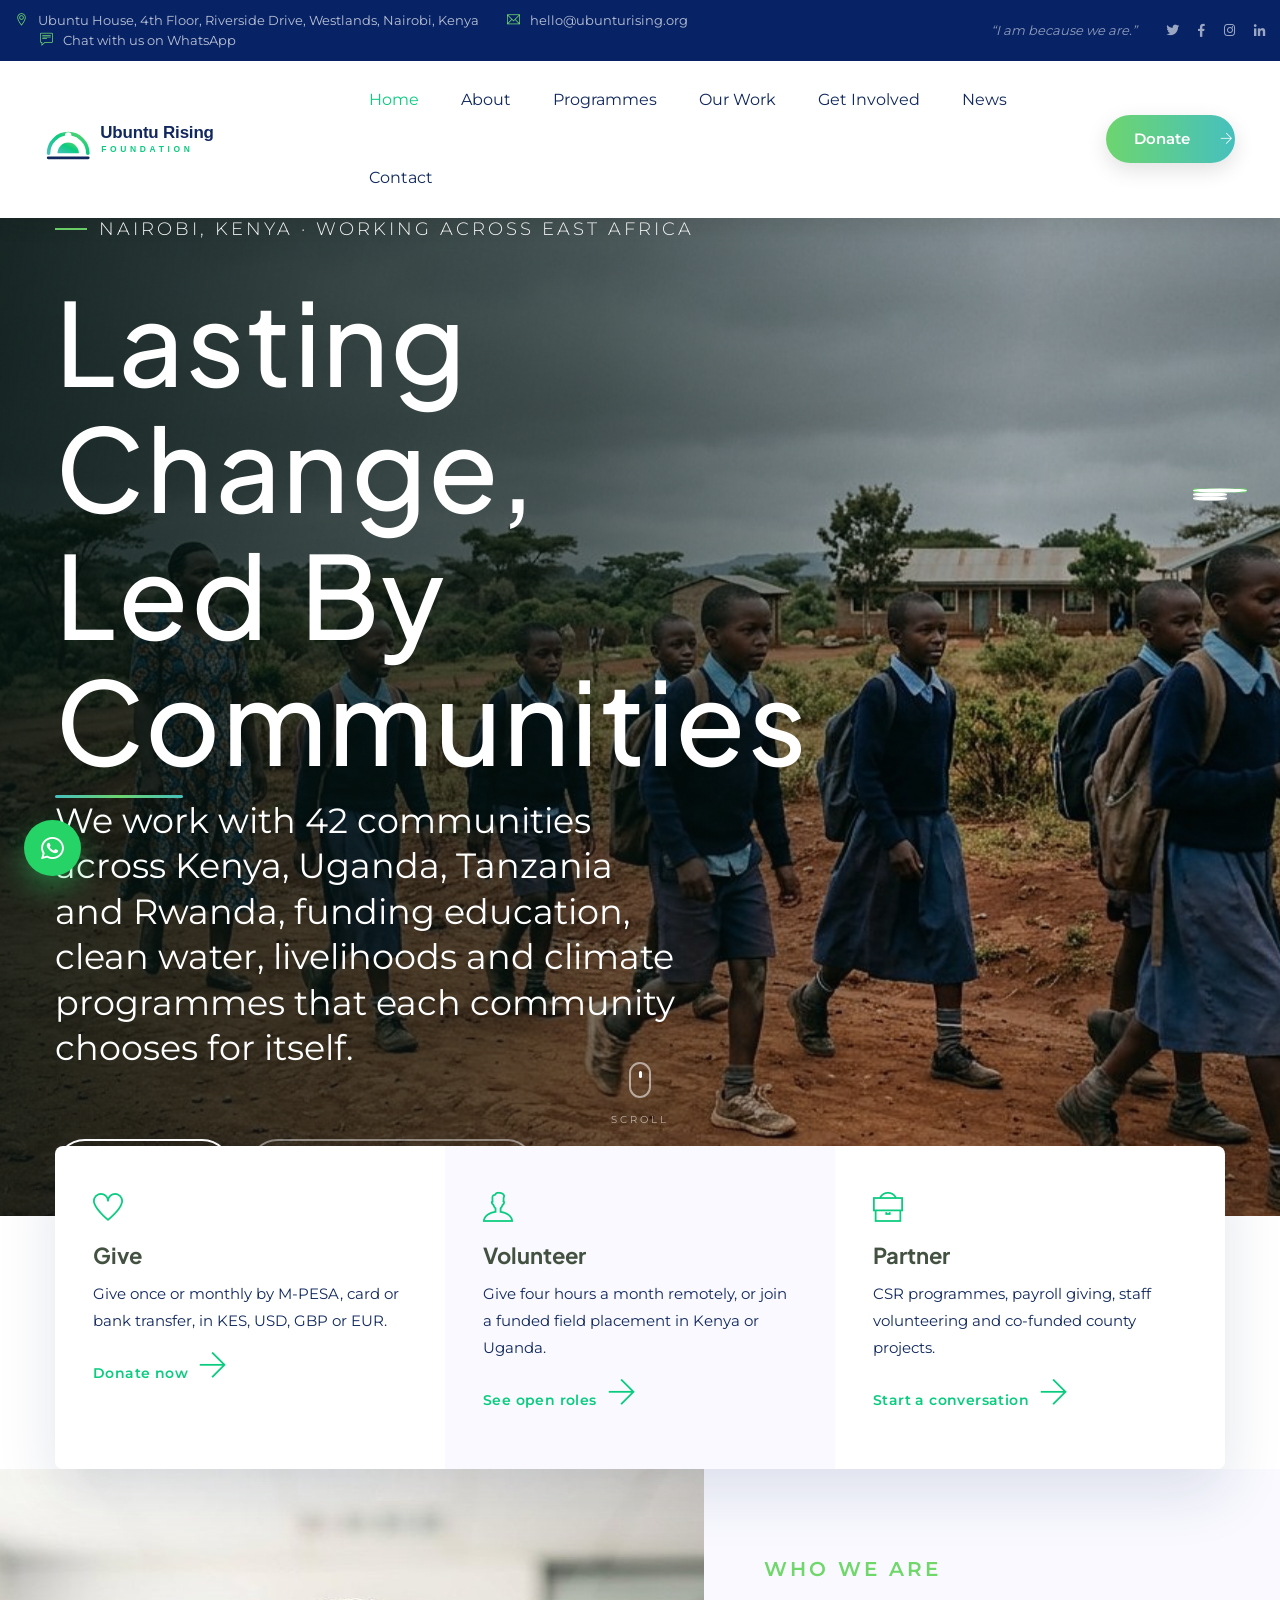
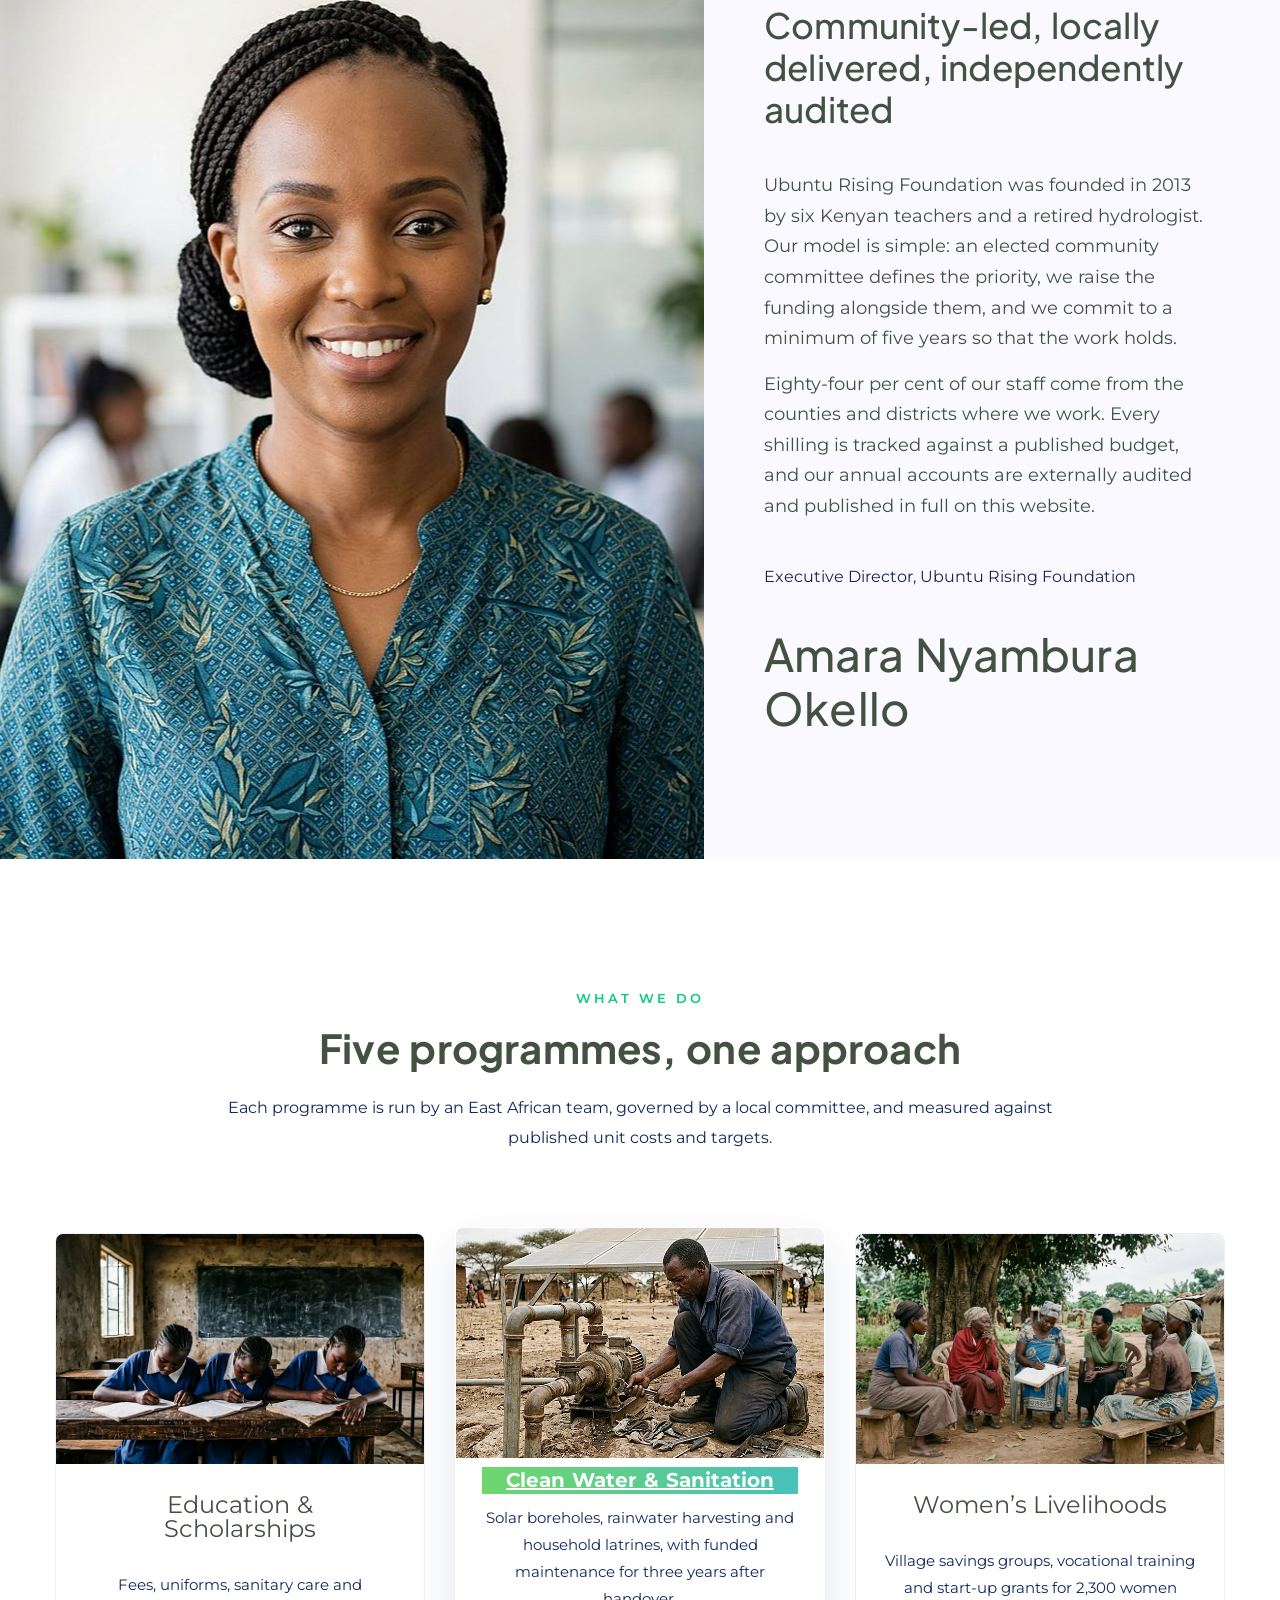
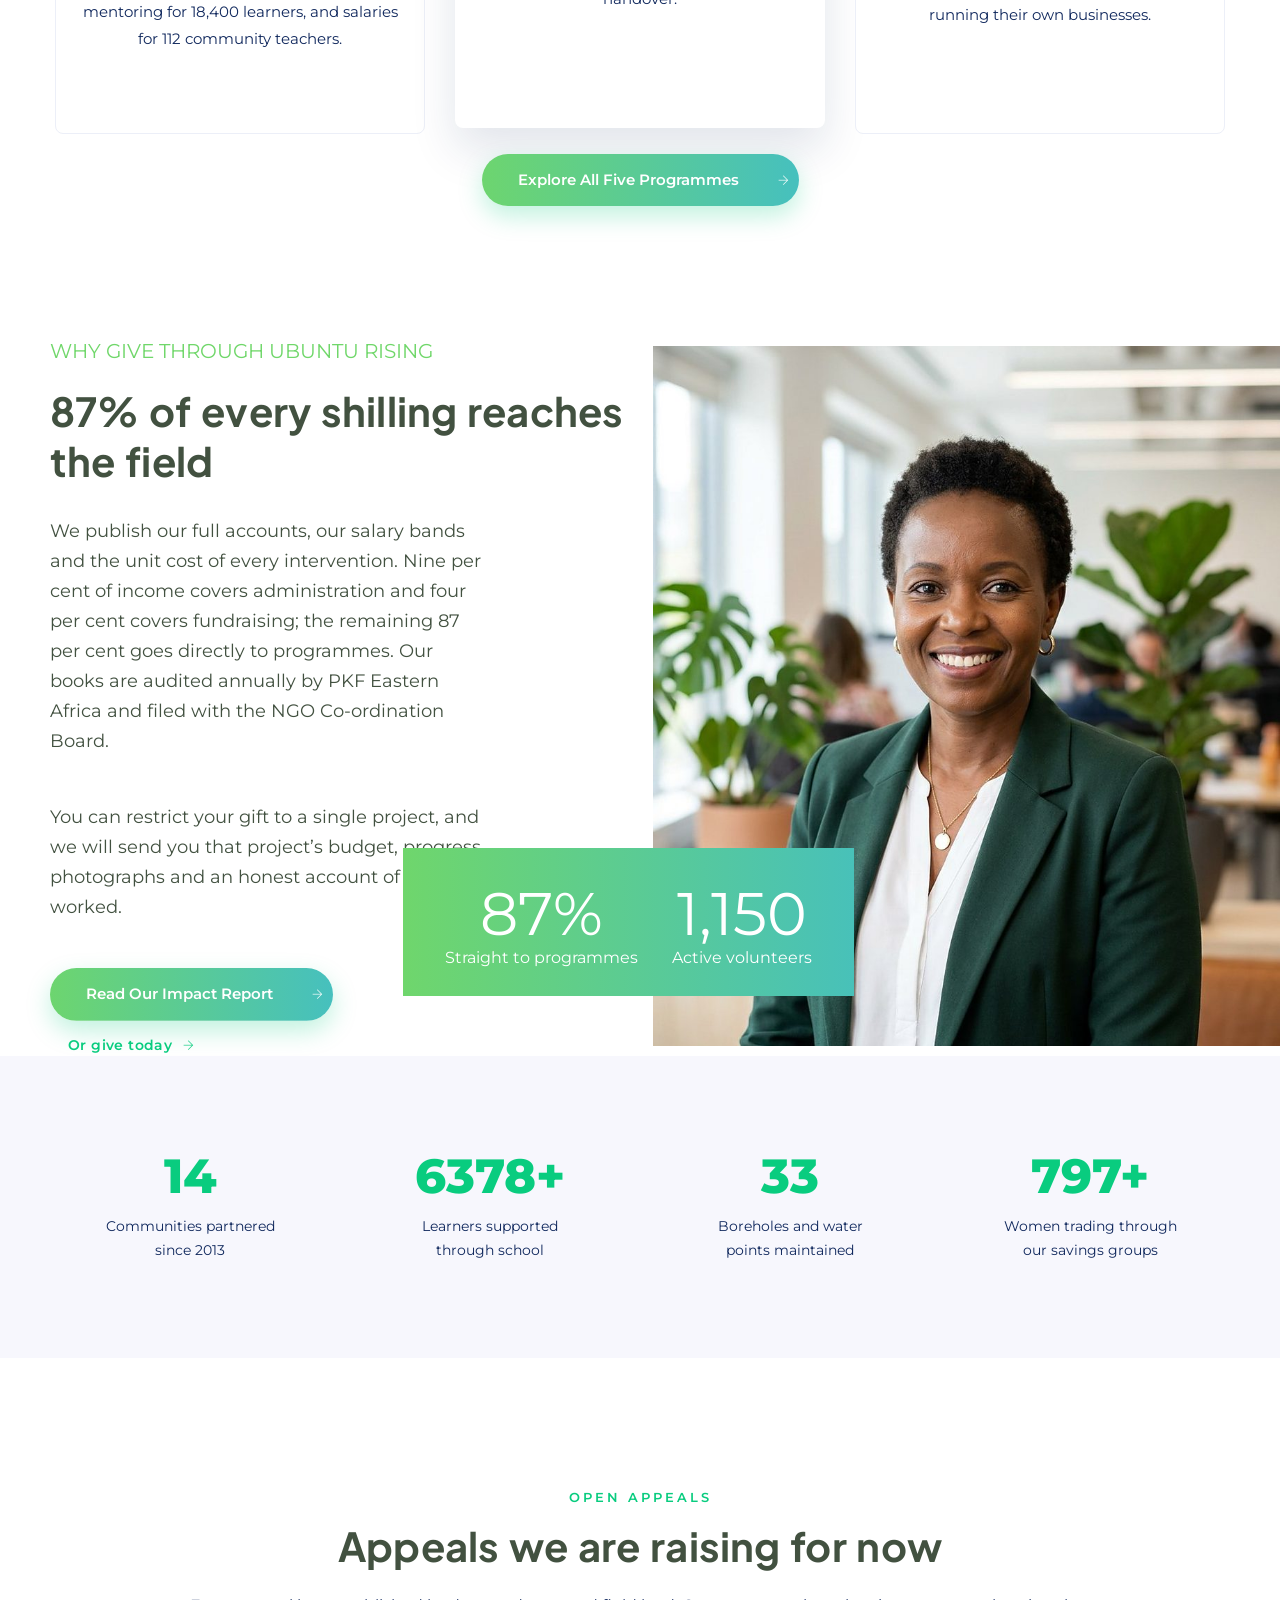
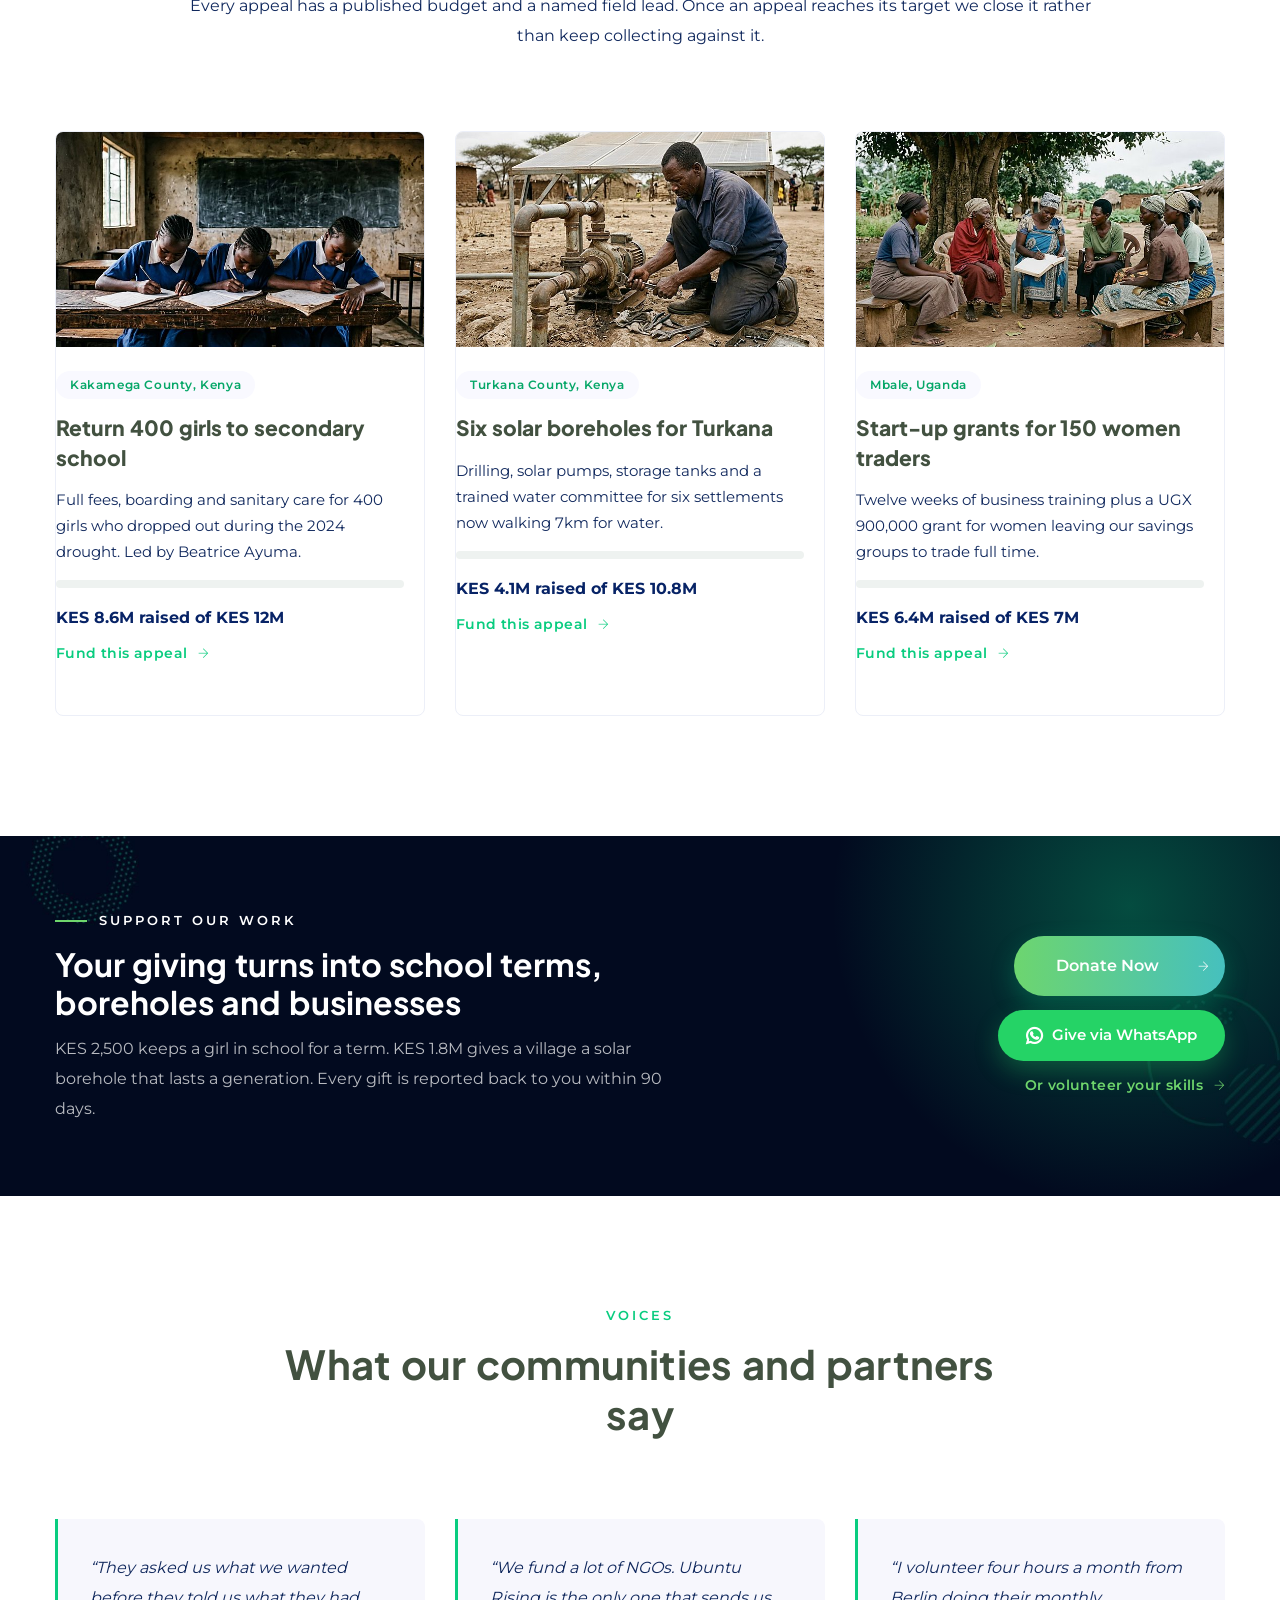
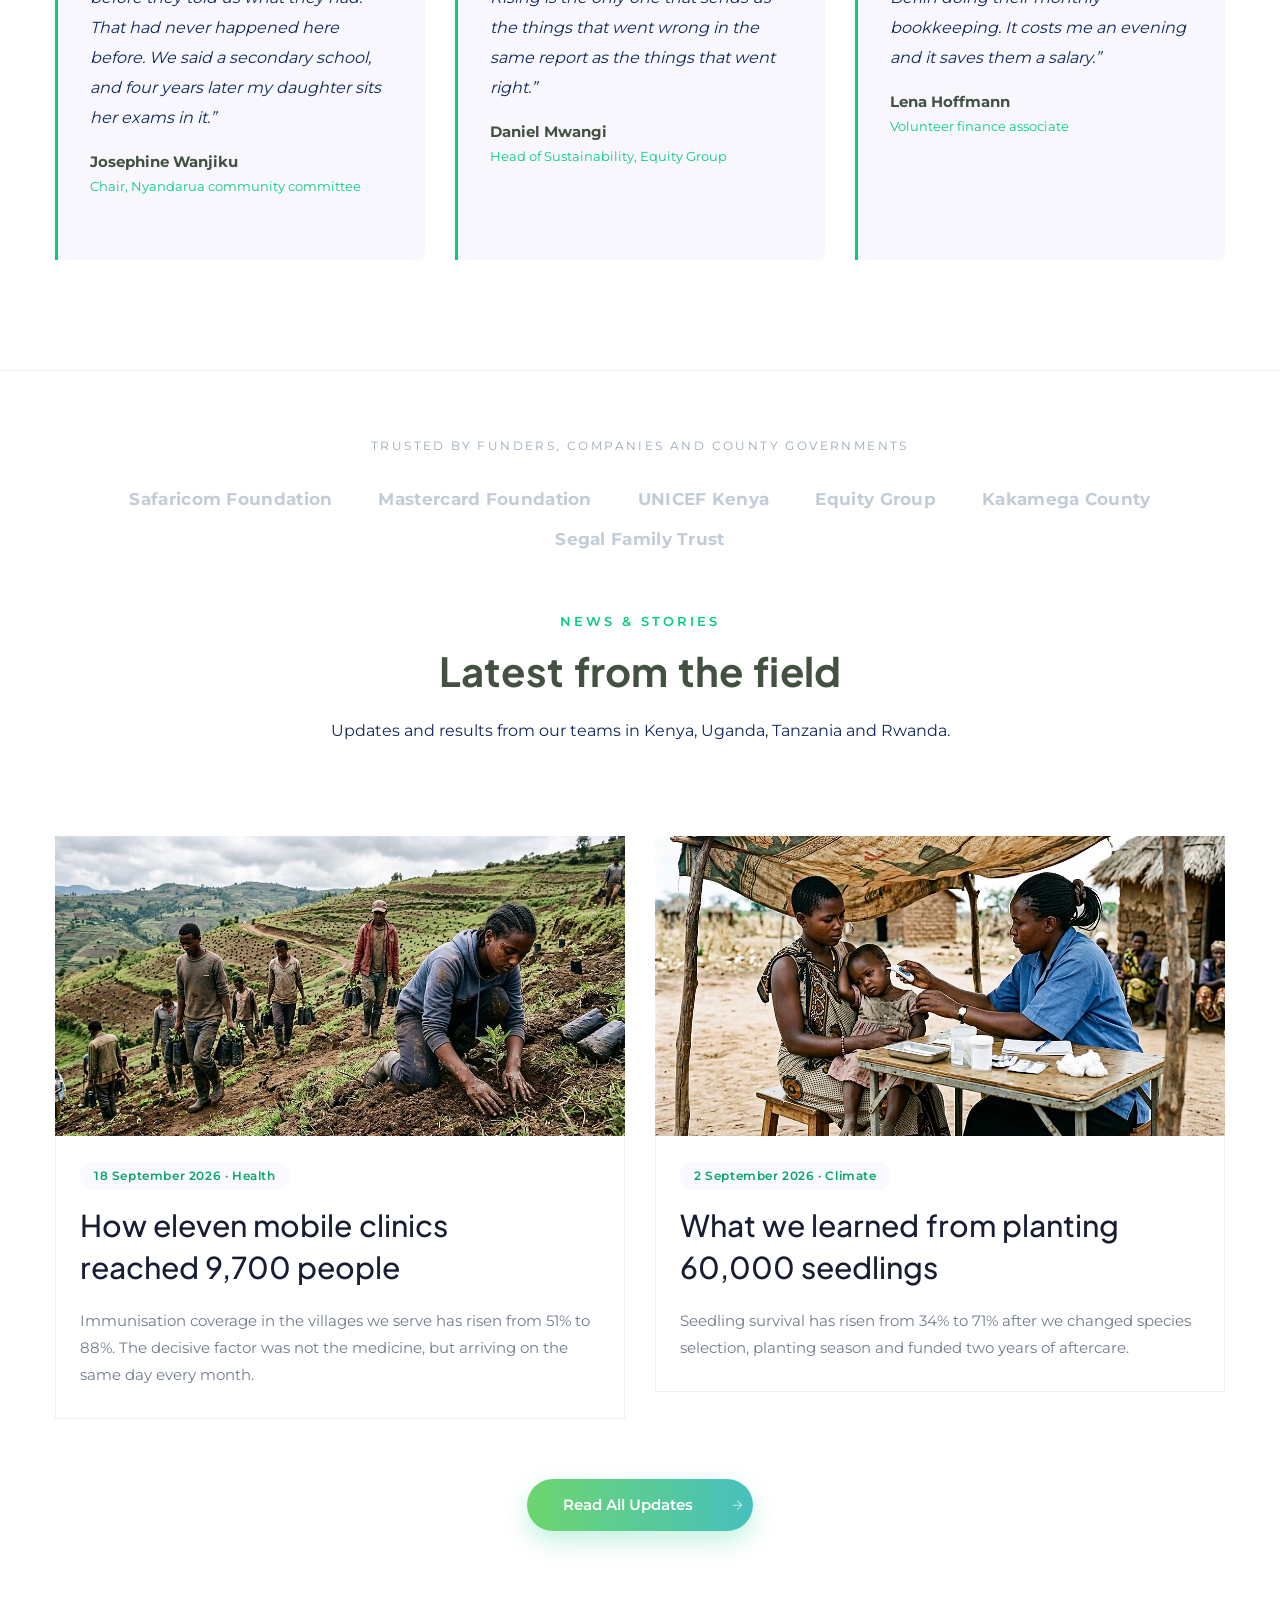
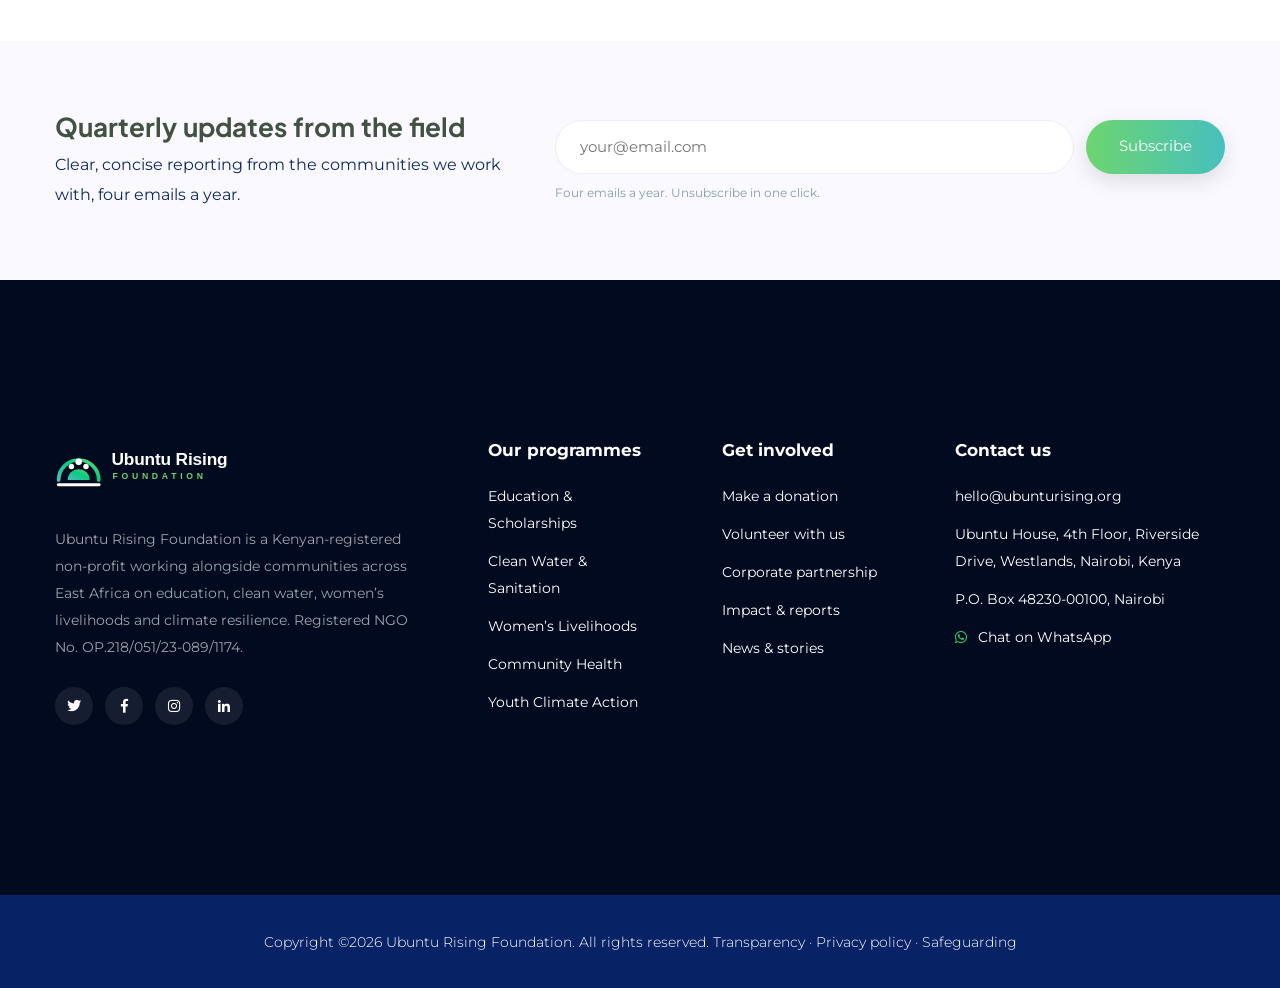
<file: index.html>
<!doctype html>
<html class="no-js" lang="en">

<head>
    <meta charset="utf-8">
    <meta http-equiv="x-ua-compatible" content="ie=edge">
    <title>Ubuntu Rising Foundation | Community-led change across East Africa</title>
    <meta name="description" content="Ubuntu Rising Foundation is a Nairobi-based NGO working with 42 communities across Kenya, Uganda, Tanzania and Rwanda on education, clean water, women's livelihoods, health and climate action. Donate, volunteer or partner with us.">
    <meta name="viewport" content="width=device-width, initial-scale=1">
    <meta property="og:title" content="Ubuntu Rising Foundation | Community-led change across East Africa">
    <meta property="og:description" content="Ubuntu Rising Foundation is a Nairobi-based NGO working with 42 communities across Kenya, Uganda, Tanzania and Rwanda on education, clean water, women's livelihoods, health and climate action. Donate, volunteer or partner with us.">
    <meta property="og:type" content="website">
    <meta property="og:image" content="assets/img/hero/h1_hero1.jpg">
    <link rel="shortcut icon" type="image/svg+xml" href="assets/img/logo/mark.svg">

    <!-- CSS here -->
    <link rel="preload" href="assets/fonts/webfonts/plus-jakarta-sans-latin-700-normal.woff2" as="font" type="font/woff2" crossorigin>
    <link rel="preload" href="assets/fonts/webfonts/montserrat-latin-400-normal.woff2" as="font" type="font/woff2" crossorigin>
    <link rel="stylesheet" href="assets/css/bundle.min.css?v=679e28f1ff">
</head>

<body>
    <!-- Preloader Start -->
    <div id="preloader-active">
        <div class="preloader d-flex align-items-center justify-content-center">
            <div class="preloader-inner position-relative">
                <div class="preloader-circle"></div>
                <div class="preloader-img pere-text">
                    <img src="assets/img/logo/mark.svg" alt="Ubuntu Rising Foundation">
                </div>
            </div>
        </div>
    </div>
    <!-- Preloader End -->

    <header>
        <div class="header-area">
            <div class="main-header">
                <div class="header-top d-none d-lg-block">
                    <div class="container-fluid">
                        <div class="row align-items-center">
                            <div class="col-lg-7">
                                <div class="header-info-left">
                                    <span><i class="ti-location-pin"></i> Ubuntu House, 4th Floor, Riverside Drive, Westlands, Nairobi, Kenya</span>
                                    <span class="ml-25"><i class="ti-email"></i> <a href="mailto:hello@ubunturising.org">hello@ubunturising.org</a></span>
                                    <span class="ml-25"><i class="ti-comment-alt"></i> <a href="https://wa.me/254112272061" target="_blank" rel="noopener">Chat with us on WhatsApp</a></span>
                                </div>
                            </div>
                            <div class="col-lg-5">
                                <div class="header-info-right text-right">
                                    <span class="urf-tagline">&ldquo;I am because we are.&rdquo;</span>
                                    <a href="#" aria-label="Ubuntu Rising on X"><i class="fab fa-twitter"></i></a>
                                    <a href="#" aria-label="Ubuntu Rising on Facebook"><i class="fab fa-facebook-f"></i></a>
                                    <a href="#" aria-label="Ubuntu Rising on Instagram"><i class="fab fa-instagram"></i></a>
                                    <a href="#" aria-label="Ubuntu Rising on LinkedIn"><i class="fab fa-linkedin-in"></i></a>
                                </div>
                            </div>
                        </div>
                    </div>
                </div>
                <div class="header-bottom header-sticky">
                    <div class="container-fluid">
                        <div class="row align-items-center">
                            <div class="col-xl-3 col-lg-3 col-md-6 col-6">
                                <div class="logo">
                                    <a href="index.html"><img src="assets/img/logo/logo.svg" alt="Ubuntu Rising Foundation" width="230" height="50"></a>
                                </div>
                            </div>
                            <div class="col-xl-9 col-lg-9">
                                <div class="menu-wrapper d-flex align-items-center justify-content-end">
                                    <div class="main-menu d-none d-lg-block">
                                        <nav>
                                            <ul id="navigation">
                                                <li class="active"><a href="index.html">Home</a></li>
                                                <li><a href="about.html">About</a></li>
                                                <li><a href="programmes.html">Programmes</a></li>
                                                <li><a href="projects.html">Our Work</a><ul class="submenu"><li><a href="projects.html">Current Projects</a></li><li><a href="impact.html">Impact & Transparency</a></li></ul></li>
                                                <li><a href="volunteer.html">Get Involved</a><ul class="submenu"><li><a href="volunteer.html">Volunteer</a></li><li><a href="partners.html">Corporate Partners</a></li></ul></li>
                                                <li><a href="blog.html">News</a><ul class="submenu"><li><a href="blog.html">Latest News</a></li><li><a href="blog_details.html">Story Detail</a></li></ul></li>
                                                <li><a href="contact.html">Contact</a></li>
                                            </ul>
                                        </nav>
                                    </div>
                                    <div class="header-right-btn d-none d-lg-block ml-20">
                                        <a href="donate.html" class="btn header-btn urf-btn-pulse">Donate <i class="ti-arrow-right"></i></a>
                                    </div>
                                </div>
                            </div>
                            <div class="col-12">
                                <div class="mobile_menu d-block d-lg-none"></div>
                            </div>
                        </div>
                    </div>
                </div>
            </div>
        </div>
    </header>
    <main>
        <!-- Hero slider -->
        <div class="slider-area position-relative">
            <div class="slider-active dot-style">
                <div class="single-slider hero-overly slider-height d-flex align-items-center">
                    <div class="urf-kb slider-bg1" aria-hidden="true"></div>
                    <div class="container">
                        <div class="row">
                            <div class="col-xl-8 col-lg-8 col-md-9 col-sm-11">
                                <div class="hero__caption">
                                    <span class="urf-eyebrow" data-animation="fadeInUp" data-delay=".1s">Nairobi, Kenya &middot; working across East Africa</span>
                                    <h1>Lasting change,<br>led by communities</h1>
                                    <p data-animation="fadeInUp" data-delay=".4s">We work with 42 communities across Kenya, Uganda, Tanzania and Rwanda,
                                        funding education, clean water, livelihoods and climate programmes that each
                                        community chooses for itself.</p>
                                    <div class="hero__btn">
                                        <a href="donate.html" class="hero-btn mb-10" data-animation="fadeInUp" data-delay=".8s">Donate now</a>
                                        <a href="programmes.html" class="hero-btn hero-btn-ghost mb-10" data-animation="fadeInUp" data-delay="1s">Explore our programmes</a>
                                    </div>
                                </div>
                            </div>
                        </div>
                    </div>
                </div>
                <div class="single-slider hero-overly slider-height d-flex align-items-center">
                    <div class="urf-kb slider-bg2" aria-hidden="true"></div>
                    <div class="container">
                        <div class="row">
                            <div class="col-xl-8 col-lg-8 col-md-9 col-sm-11">
                                <div class="hero__caption">
                                    <span class="urf-eyebrow" data-animation="fadeInUp" data-delay=".1s">Clean water &amp; sanitation</span>
                                    <h1>Clean water,<br>within reach</h1>
                                    <p data-animation="fadeInUp" data-delay=".4s">Ninety-six solar boreholes, each handed to a trained community water
                                        committee with three years of funded maintenance built into the budget.</p>
                                    <div class="hero__btn">
                                        <a href="projects.html" class="hero-btn mb-10" data-animation="fadeInUp" data-delay=".8s">Fund a water point</a>
                                        <a href="programmes.html#water" class="hero-btn hero-btn-ghost mb-10" data-animation="fadeInUp" data-delay="1s">How it works</a>
                                    </div>
                                </div>
                            </div>
                        </div>
                    </div>
                </div>
                <div class="single-slider hero-overly slider-height d-flex align-items-center">
                    <div class="urf-kb slider-bg3" aria-hidden="true"></div>
                    <div class="container">
                        <div class="row">
                            <div class="col-xl-8 col-lg-8 col-md-9 col-sm-11">
                                <div class="hero__caption">
                                    <span class="urf-eyebrow" data-animation="fadeInUp" data-delay=".1s">Volunteer &amp; partner with us</span>
                                    <h1>Put your skills<br>to work</h1>
                                    <p data-animation="fadeInUp" data-delay=".4s">More than 1,150 teachers, engineers, accountants, designers and
                                        clinicians give their time each year, most of them remotely, from wherever they live.</p>
                                    <div class="hero__btn">
                                        <a href="volunteer.html" class="hero-btn mb-10" data-animation="fadeInUp" data-delay=".8s">Become a volunteer</a>
                                        <a href="partners.html" class="hero-btn hero-btn-ghost mb-10" data-animation="fadeInUp" data-delay="1s">Partner with us</a>
                                    </div>
                                </div>
                            </div>
                        </div>
                    </div>
                </div>
            </div>
            <div class="urf-scroll-cue" aria-hidden="true">
                <span class="urf-scroll-track"><span class="urf-scroll-dot"></span></span>
                <em>Scroll</em>
            </div>
        </div>
        <!-- Hero slider end -->

        <!-- Three doors -->
        <section class="urf-doors">
            <div class="container">
                <div class="row no-gutters">
                    <div class="col-lg-4 col-md-4">
                        <a class="urf-door" href="donate.html">
                            <i class="ti-heart"></i>
                            <h4>Give</h4>
                            <p>Give once or monthly by M-PESA, card or bank transfer, in KES, USD, GBP or EUR.</p>
                            <span class="urf-link-arrow">Donate now <i class="ti-arrow-right"></i></span>
                        </a>
                    </div>
                    <div class="col-lg-4 col-md-4">
                        <a class="urf-door urf-door-mid" href="volunteer.html">
                            <i class="ti-user"></i>
                            <h4>Volunteer</h4>
                            <p>Give four hours a month remotely, or join a funded field placement in Kenya or Uganda.</p>
                            <span class="urf-link-arrow">See open roles <i class="ti-arrow-right"></i></span>
                        </a>
                    </div>
                    <div class="col-lg-4 col-md-4">
                        <a class="urf-door" href="partners.html">
                            <i class="ti-briefcase"></i>
                            <h4>Partner</h4>
                            <p>CSR programmes, payroll giving, staff volunteering and co-funded county projects.</p>
                            <span class="urf-link-arrow">Start a conversation <i class="ti-arrow-right"></i></span>
                        </a>
                    </div>
                </div>
            </div>
        </section>
        <!-- Three doors end -->

        <!-- Mission -->
        <div class="visit-tailor-area fix">
            <div class="tailor-offers"></div>
            <div class="tailor-details">
                <span>Who we are</span>
                <h2>Community-led, locally delivered, independently audited</h2>
                <p>Ubuntu Rising Foundation was founded in 2013 by six Kenyan teachers and a retired
                    hydrologist. Our model is simple: an elected community committee defines the priority, we raise the
                    funding alongside them, and we commit to a minimum of five years so that the work holds.</p>
                <p class="pera-bottom">Eighty-four per cent of our staff come from the counties and districts where
                    we work. Every shilling is tracked against a published budget, and our annual accounts are
                    externally audited and published in full on this website.</p>
                <div class="footer-tittles">
                    <p>Executive Director, Ubuntu Rising Foundation</p>
                    <h2>Amara Nyambura Okello</h2>
                </div>
            </div>
        </div>
        <!-- Mission end -->

        <!-- Programme cards -->
        <div class="service-area section-padding30">
            <div class="container">
                <div class="row justify-content-center">
                    <div class="col-xl-9 col-lg-10">
                        <div class="section-tittle text-center mb-80">
                            <span class="urf-eyebrow-dark">What we do</span>
                            <h2>Five programmes, one approach</h2>
                            <p class="pl-20 pr-20">Each programme is run by an East African team, governed by a local
                                committee, and measured against published unit costs and targets.</p>
                        </div>
                    </div>
                </div>
                <div class="row">
                    <div class="col-lg-4 col-md-6 col-sm-11">
                        <div class="single-cat text-center mb-30">
                            <div class="cat-icon">
                                <img src="assets/img/gallery/services1.jpg" alt="A pupil with his exercise book in a rural classroom" loading="lazy" decoding="async">
                            </div>
                            <div class="cat-cap">
                                <h5><a href="programmes.html#education">Education &amp; Scholarships</a></h5>
                                <p>Fees, uniforms, sanitary care and mentoring for 18,400 learners, and salaries for
                                    112 community teachers.</p>
                            </div>
                        </div>
                    </div>
                    <div class="col-lg-4 col-md-6 col-sm-11">
                        <div class="single-cat active text-center mb-30">
                            <div class="cat-icon">
                                <img src="assets/img/gallery/services2.jpg" alt="Clean water from a village hand pump" loading="lazy" decoding="async">
                            </div>
                            <div class="cat-cap">
                                <h5><a href="programmes.html#water">Clean Water &amp; Sanitation</a></h5>
                                <p>Solar boreholes, rainwater harvesting and household latrines, with funded maintenance
                                    for three years after handover.</p>
                            </div>
                        </div>
                    </div>
                    <div class="col-lg-4 col-md-6 col-sm-11">
                        <div class="single-cat text-center mb-30">
                            <div class="cat-icon">
                                <img src="assets/img/gallery/services3.jpg" alt="A woman training on a sewing machine" loading="lazy" decoding="async">
                            </div>
                            <div class="cat-cap">
                                <h5><a href="programmes.html#women">Women&rsquo;s Livelihoods</a></h5>
                                <p>Village savings groups, vocational training and start-up grants for 2,300 women
                                    running their own businesses.</p>
                            </div>
                        </div>
                    </div>
                </div>
                <div class="row justify-content-center">
                    <div class="col-auto">
                        <a href="programmes.html" class="btn urf-btn-solid mt-20">Explore all five programmes <i class="ti-arrow-right"></i></a>
                    </div>
                </div>
            </div>
        </div>
        <!-- Programme cards end -->

        <!-- Why join -->
        <section class="support-company-area fix pt-10">
            <div class="support-wrapper align-items-center">
                <div class="left-content">
                    <div class="section-tittle section-tittle2 mb-30">
                        <span>Why give through Ubuntu Rising</span>
                        <h2>87% of every shilling reaches the field</h2>
                    </div>
                    <div class="support-caption">
                        <p class="pera-top">We publish our full accounts, our salary bands and the unit cost of every
                            intervention. Nine per cent of income covers administration and four per cent covers
                            fundraising; the remaining 87 per cent goes directly to programmes. Our books are audited
                            annually by PKF Eastern Africa and filed with the NGO Co-ordination Board.</p>
                        <p class="pera-top">You can restrict your gift to a single project, and we will send you that
                            project&rsquo;s budget, progress photographs and an honest account of what worked.</p>
                        <div class="urf-btn-row">
                            <a href="impact.html" class="btn urf-btn-solid">Read our impact report <i class="ti-arrow-right"></i></a>
                            <a href="donate.html" class="urf-link-arrow">Or give today <i class="ti-arrow-right"></i></a>
                        </div>
                    </div>
                </div>
                <div class="right-content">
                    <div class="right-img">
                        <img src="assets/img/gallery/safe_in.jpg" alt="A mentor teaching two teenage girls at a community learning centre" loading="lazy" decoding="async">
                    </div>
                    <div class="support-img-cap text-center d-flex">
                        <div class="single-one">
                            <span>87%</span>
                            <p>Straight to programmes</p>
                        </div>
                        <div class="single-two">
                            <span>1,150</span>
                            <p>Active volunteers</p>
                        </div>
                    </div>
                </div>
            </div>
        </section>
        <!-- Why join end -->

        <!-- Impact numbers -->
        <section class="urf-stats ">
            <div class="container">
                <div class="row">
                    <div class="col-lg-3 col-md-6 col-6">
                        <div class="urf-stat">
                            <span class="counter">42</span>
                            <p>Communities partnered<br>since 2013</p>
                        </div>
                    </div>
                    <div class="col-lg-3 col-md-6 col-6">
                        <div class="urf-stat">
                            <span class="counter">18400</span><span class="urf-stat-plus">+</span>
                            <p>Learners supported<br>through school</p>
                        </div>
                    </div>
                    <div class="col-lg-3 col-md-6 col-6">
                        <div class="urf-stat">
                            <span class="counter">96</span>
                            <p>Boreholes and water<br>points maintained</p>
                        </div>
                    </div>
                    <div class="col-lg-3 col-md-6 col-6">
                        <div class="urf-stat">
                            <span class="counter">2300</span><span class="urf-stat-plus">+</span>
                            <p>Women trading through<br>our savings groups</p>
                        </div>
                    </div>
                </div>
            </div>
        </section>
        <!-- Impact numbers end -->

        <!-- Live appeals -->
        <div class="our-cases-area section-padding30">
            <div class="container">
                <div class="row justify-content-center">
                    <div class="col-xl-10 col-lg-10">
                        <div class="section-tittle text-center mb-80">
                            <span class="urf-eyebrow-dark">Open appeals</span>
                            <h2>Appeals we are raising for now</h2>
                            <p class="pl-20 pr-20">Every appeal has a published budget and a named field lead. Once an
                                appeal reaches its target we close it rather than keep collecting against it.</p>
                        </div>
                    </div>
                </div>
                <div class="row">
                    <div class="col-lg-4 col-md-6 col-sm-6">
                        <div class="single-cases mb-40">
                            <div class="cases-img">
                                <img src="assets/img/gallery/case1.jpg" alt="Girls reading in a classroom in Kakamega" loading="lazy" decoding="async">
                            </div>
                            <div class="cases-caption">
                                <span class="urf-pill">Kakamega County, Kenya</span>
                                <h3><a href="projects.html">Return 400 girls to secondary school</a></h3>
                                <p>Full fees, boarding and sanitary care for 400 girls who dropped out during the 2024
                                    drought. Led by Beatrice Ayuma.</p>
                                <div class="single-skill mb-15">
                                    <div class="bar-progress">
                                        <div id="bar1" class="barfiller">
                                            <div class="tipWrap"><span class="tip"></span></div>
                                            <span class="fill" data-percentage="72"></span>
                                        </div>
                                    </div>
                                </div>
                                <div class="prices">
                                    <p><span>KES 8.6M raised of KES 12M</span></p>
                                </div>
                                <a href="donate.html" class="urf-link-arrow">Fund this appeal <i class="ti-arrow-right"></i></a>
                            </div>
                        </div>
                    </div>
                    <div class="col-lg-4 col-md-6 col-sm-6">
                        <div class="single-cases mb-40">
                            <div class="cases-img">
                                <img src="assets/img/gallery/case2.jpg" alt="Water flowing from a new borehole hand pump" loading="lazy" decoding="async">
                            </div>
                            <div class="cases-caption">
                                <span class="urf-pill">Turkana County, Kenya</span>
                                <h3><a href="projects.html">Six solar boreholes for Turkana</a></h3>
                                <p>Drilling, solar pumps, storage tanks and a trained water committee for six settlements
                                    now walking 7km for water.</p>
                                <div class="single-skill mb-15">
                                    <div class="bar-progress">
                                        <div id="bar2" class="barfiller">
                                            <div class="tipWrap"><span class="tip"></span></div>
                                            <span class="fill" data-percentage="38"></span>
                                        </div>
                                    </div>
                                </div>
                                <div class="prices">
                                    <p><span>KES 4.1M raised of KES 10.8M</span></p>
                                </div>
                                <a href="donate.html" class="urf-link-arrow">Fund this appeal <i class="ti-arrow-right"></i></a>
                            </div>
                        </div>
                    </div>
                    <div class="col-lg-4 col-md-6 col-sm-6">
                        <div class="single-cases mb-40">
                            <div class="cases-img">
                                <img src="assets/img/gallery/case3.jpg" alt="A woman entrepreneur at her market stall" loading="lazy" decoding="async">
                            </div>
                            <div class="cases-caption">
                                <span class="urf-pill">Mbale, Uganda</span>
                                <h3><a href="projects.html">Start-up grants for 150 women traders</a></h3>
                                <p>Twelve weeks of business training plus a UGX 900,000 grant for women leaving our
                                    savings groups to trade full time.</p>
                                <div class="single-skill mb-15">
                                    <div class="bar-progress">
                                        <div id="bar3" class="barfiller">
                                            <div class="tipWrap"><span class="tip"></span></div>
                                            <span class="fill" data-percentage="91"></span>
                                        </div>
                                    </div>
                                </div>
                                <div class="prices">
                                    <p><span>KES 6.4M raised of KES 7M</span></p>
                                </div>
                                <a href="donate.html" class="urf-link-arrow">Fund this appeal <i class="ti-arrow-right"></i></a>
                            </div>
                        </div>
                    </div>
                </div>
            </div>
        </div>
        <!-- Live appeals end -->

        <!-- CTA band -->
        <section class="urf-cta-band">
            <div class="urf-cta-glow" aria-hidden="true"></div>
            <div class="container">
                <div class="row align-items-center">
                    <div class="col-xl-7 col-lg-7">
                        <div class="urf-cta-text">
                            <span class="urf-eyebrow">Support our work</span>
                            <h3>Your giving turns into school terms, boreholes and businesses</h3>
                            <p>KES 2,500 keeps a girl in school for a term. KES 1.8M gives a village a solar borehole
                                that lasts a generation. Every gift is reported back to you within 90 days.</p>
                        </div>
                    </div>
                    <div class="col-xl-5 col-lg-5">
                        <div class="urf-cta-actions">
                            <a href="donate.html" class="btn urf-btn-solid urf-btn-lg">Donate now <i class="ti-arrow-right"></i></a>
                            <a href="https://wa.me/254112272061?text=Hello%20Ubuntu%20Rising%2C%20I%27d%20like%20to%20make%20a%20donation." target="_blank" rel="noopener" class="urf-btn-wa">
                                <i class="fab fa-whatsapp"></i> Give via WhatsApp
                            </a>
                            <a href="volunteer.html" class="urf-link-arrow">Or volunteer your skills <i class="ti-arrow-right"></i></a>
                        </div>
                    </div>
                </div>
            </div>
        </section>
        <!-- CTA band end -->

        <!-- Voices -->
        <section class="urf-voices">
            <div class="container">
                <div class="row justify-content-center">
                    <div class="col-xl-8 col-lg-9">
                        <div class="section-tittle text-center mb-80">
                            <span class="urf-eyebrow-dark">Voices</span>
                            <h2>What our communities and partners say</h2>
                        </div>
                    </div>
                </div>
                <div class="row">
                    <div class="col-lg-4 col-md-6">
                        <blockquote class="urf-quote">
                            <p>&ldquo;They asked us what we wanted before they told us what they had. That had never
                                happened here before. We said a secondary school, and four years later my daughter
                                sits her exams in it.&rdquo;</p>
                            <cite><strong>Josephine Wanjiku</strong><span>Chair, Nyandarua community committee</span></cite>
                        </blockquote>
                    </div>
                    <div class="col-lg-4 col-md-6">
                        <blockquote class="urf-quote">
                            <p>&ldquo;We fund a lot of NGOs. Ubuntu Rising is the only one that sends us the things that
                                went wrong in the same report as the things that went right.&rdquo;</p>
                            <cite><strong>Daniel Mwangi</strong><span>Head of Sustainability, Equity Group</span></cite>
                        </blockquote>
                    </div>
                    <div class="col-lg-4 col-md-6">
                        <blockquote class="urf-quote">
                            <p>&ldquo;I volunteer four hours a month from Berlin doing their monthly bookkeeping. It costs
                                me an evening and it saves them a salary.&rdquo;</p>
                            <cite><strong>Lena Hoffmann</strong><span>Volunteer finance associate</span></cite>
                        </blockquote>
                    </div>
                </div>
            </div>
        </section>
        <!-- Voices end -->

        <!-- Partner logos -->
        <section class="urf-partners-strip">
            <div class="container">
                <p class="urf-partners-label">Trusted by funders, companies and county governments</p>
                <div class="urf-partner-logos">
                    <span>Safaricom Foundation</span>
                    <span>Mastercard Foundation</span>
                    <span>UNICEF Kenya</span>
                    <span>Equity Group</span>
                    <span>Kakamega County</span>
                    <span>Segal Family Trust</span>
                </div>
            </div>
        </section>
        <!-- Partner logos end -->

        <!-- Latest news -->
        <section class="home-blog-area pb-padding">
            <div class="container">
                <div class="row justify-content-center">
                    <div class="col-xl-8 col-lg-9 col-md-11">
                        <div class="section-tittle text-center mb-90">
                            <span class="urf-eyebrow-dark">News &amp; stories</span>
                            <h2>Latest from the field</h2>
                            <p>Updates and results from our teams in Kenya, Uganda, Tanzania and Rwanda.</p>
                        </div>
                    </div>
                </div>
                <div class="row">
                    <div class="col-xl-6 col-lg-6 col-md-6">
                        <div class="home-blog-single mb-30">
                            <div class="blog-img-cap">
                                <div class="blog-img">
                                    <img src="assets/img/gallery/home-blog1.jpg" alt="A mobile health clinic in a rural village" loading="lazy" decoding="async">
                                </div>
                                <div class="blog-cap">
                                    <span class="urf-pill">18 September 2026 &middot; Health</span>
                                    <h3><a href="blog_details.html">How eleven mobile clinics reached 9,700 people</a></h3>
                                    <p>Immunisation coverage in the villages we serve has risen from 51% to 88%. The
                                        decisive factor was not the medicine, but arriving on the same day every month.</p>
                                </div>
                            </div>
                        </div>
                    </div>
                    <div class="col-xl-6 col-lg-6 col-md-6">
                        <div class="home-blog-single mb-30">
                            <div class="blog-img-cap">
                                <div class="blog-img">
                                    <img src="assets/img/gallery/home-blog2.jpg" alt="Young volunteers planting tree seedlings" loading="lazy" decoding="async">
                                </div>
                                <div class="blog-cap">
                                    <span class="urf-pill">2 September 2026 &middot; Climate</span>
                                    <h3><a href="blog_details.html">What we learned from planting 60,000 seedlings</a></h3>
                                    <p>Seedling survival has risen from 34% to 71% after we changed species selection,
                                        planting season and funded two years of aftercare.</p>
                                </div>
                            </div>
                        </div>
                    </div>
                </div>
                <div class="row justify-content-center">
                    <div class="col-auto">
                        <a href="blog.html" class="btn urf-btn-solid mt-30">Read all updates <i class="ti-arrow-right"></i></a>
                    </div>
                </div>
            </div>
        </section>
        <!-- Latest news end -->

        <!-- Newsletter -->
        <section class="urf-newsletter">
            <div class="container">
                <div class="row align-items-center">
                    <div class="col-xl-5 col-lg-5">
                        <h3>Quarterly updates from the field</h3>
                        <p>Clear, concise reporting from the communities we work with, four emails a year.</p>
                    </div>
                    <div class="col-xl-7 col-lg-7">
                        <form class="urf-newsletter-form" action="#" method="post">
                            <label class="sr-only" for="nl-email">Email address</label>
                            <input id="nl-email" type="email" name="email" placeholder="your@email.com" required>
                            <button type="submit" class="btn">Subscribe</button>
                        </form>
                        <small>Four emails a year. Unsubscribe in one click.</small>
                    </div>
                </div>
            </div>
        </section>
        <!-- Newsletter end -->
    </main>

    <footer>
        <div class="footer-wrapper">
            <div class="footer-area footer-padding">
                <div class="container">
                    <div class="row justify-content-between">
                        <div class="col-xl-4 col-lg-4 col-md-8 col-sm-8">
                            <div class="single-footer-caption mb-50">
                                <div class="single-footer-caption mb-30">
                                    <div class="footer-logo mb-35">
                                        <a href="index.html"><img src="assets/img/logo/logo-white.svg" alt="Ubuntu Rising Foundation" width="235" height="51"></a>
                                    </div>
                                    <div class="footer-tittle">
                                        <div class="footer-pera">
                                            <p>Ubuntu Rising Foundation is a Kenyan-registered non-profit working alongside
                                                communities across East Africa on education, clean water, women&rsquo;s
                                                livelihoods and climate resilience. Registered NGO No. OP.218/051/23-089/1174.</p>
                                        </div>
                                    </div>
                                    <div class="footer-social">
                                        <a href="#" aria-label="X"><i class="fab fa-twitter"></i></a>
                                        <a href="#" aria-label="Facebook"><i class="fab fa-facebook-f"></i></a>
                                        <a href="#" aria-label="Instagram"><i class="fab fa-instagram"></i></a>
                                        <a href="#" aria-label="LinkedIn"><i class="fab fa-linkedin-in"></i></a>
                                    </div>
                                </div>
                            </div>
                        </div>
                        <div class="col-xl-2 col-lg-2 col-md-4 col-sm-4">
                            <div class="single-footer-caption mb-50">
                                <div class="footer-tittle">
                                    <h4>Our programmes</h4>
                                    <ul>
                                        <li><a href="programmes.html#education">Education &amp; Scholarships</a></li>
                                        <li><a href="programmes.html#water">Clean Water &amp; Sanitation</a></li>
                                        <li><a href="programmes.html#women">Women&rsquo;s Livelihoods</a></li>
                                        <li><a href="programmes.html#health">Community Health</a></li>
                                        <li><a href="programmes.html#climate">Youth Climate Action</a></li>
                                    </ul>
                                </div>
                            </div>
                        </div>
                        <div class="col-xl-2 col-lg-2 col-md-4 col-sm-4">
                            <div class="single-footer-caption mb-50">
                                <div class="footer-tittle">
                                    <h4>Get involved</h4>
                                    <ul>
                                        <li><a href="donate.html">Make a donation</a></li>
                                        <li><a href="volunteer.html">Volunteer with us</a></li>
                                        <li><a href="partners.html">Corporate partnership</a></li>
                                        <li><a href="impact.html">Impact &amp; reports</a></li>
                                        <li><a href="blog.html">News &amp; stories</a></li>
                                    </ul>
                                </div>
                            </div>
                        </div>
                        <div class="col-xl-3 col-lg-3 col-md-6 col-sm-4">
                            <div class="single-footer-caption mb-50">
                                <div class="footer-tittle">
                                    <h4>Contact us</h4>
                                    <ul>
                                        <li><a href="mailto:hello@ubunturising.org">hello@ubunturising.org</a></li>
                                        <li><a href="#">Ubuntu House, 4th Floor, Riverside Drive, Westlands, Nairobi, Kenya</a></li>
                                        <li><a href="#">P.O. Box 48230-00100, Nairobi</a></li>
                                        <li><a href="https://wa.me/254112272061" target="_blank" rel="noopener"><i class="fab fa-whatsapp"></i> Chat on WhatsApp</a></li>
                                    </ul>
                                </div>
                            </div>
                        </div>
                    </div>
                </div>
            </div>
            <div class="footer-bottom-area">
                <div class="container">
                    <div class="footer-border">
                        <div class="row d-flex align-items-center">
                            <div class="col-xl-12">
                                <div class="footer-copy-right text-center">
                                    <p>Copyright &copy;<script>document.write(new Date().getFullYear());</script> Ubuntu Rising Foundation. All rights reserved.
                                        <a href="impact.html">Transparency</a> &middot; <a href="#">Privacy policy</a> &middot; <a href="#">Safeguarding</a></p>
                                </div>
                            </div>
                        </div>
                    </div>
                </div>
            </div>
        </div>
    </footer>

    <!-- Floating WhatsApp -->
    <a class="urf-wa-float" href="https://wa.me/254112272061" target="_blank" rel="noopener" aria-label="Chat with Ubuntu Rising on WhatsApp">
        <i class="fab fa-whatsapp"></i>
        <span>Chat with us</span>
    </a>

    <div id="back-top">
        <a title="Go to Top" href="#"> <i class="fas fa-level-up-alt"></i></a>
    </div>

    <!-- JS here -->
    <script src="assets/js/bundle.min.js?v=679e28f1ff" defer></script>
</body>

</html>
</file>
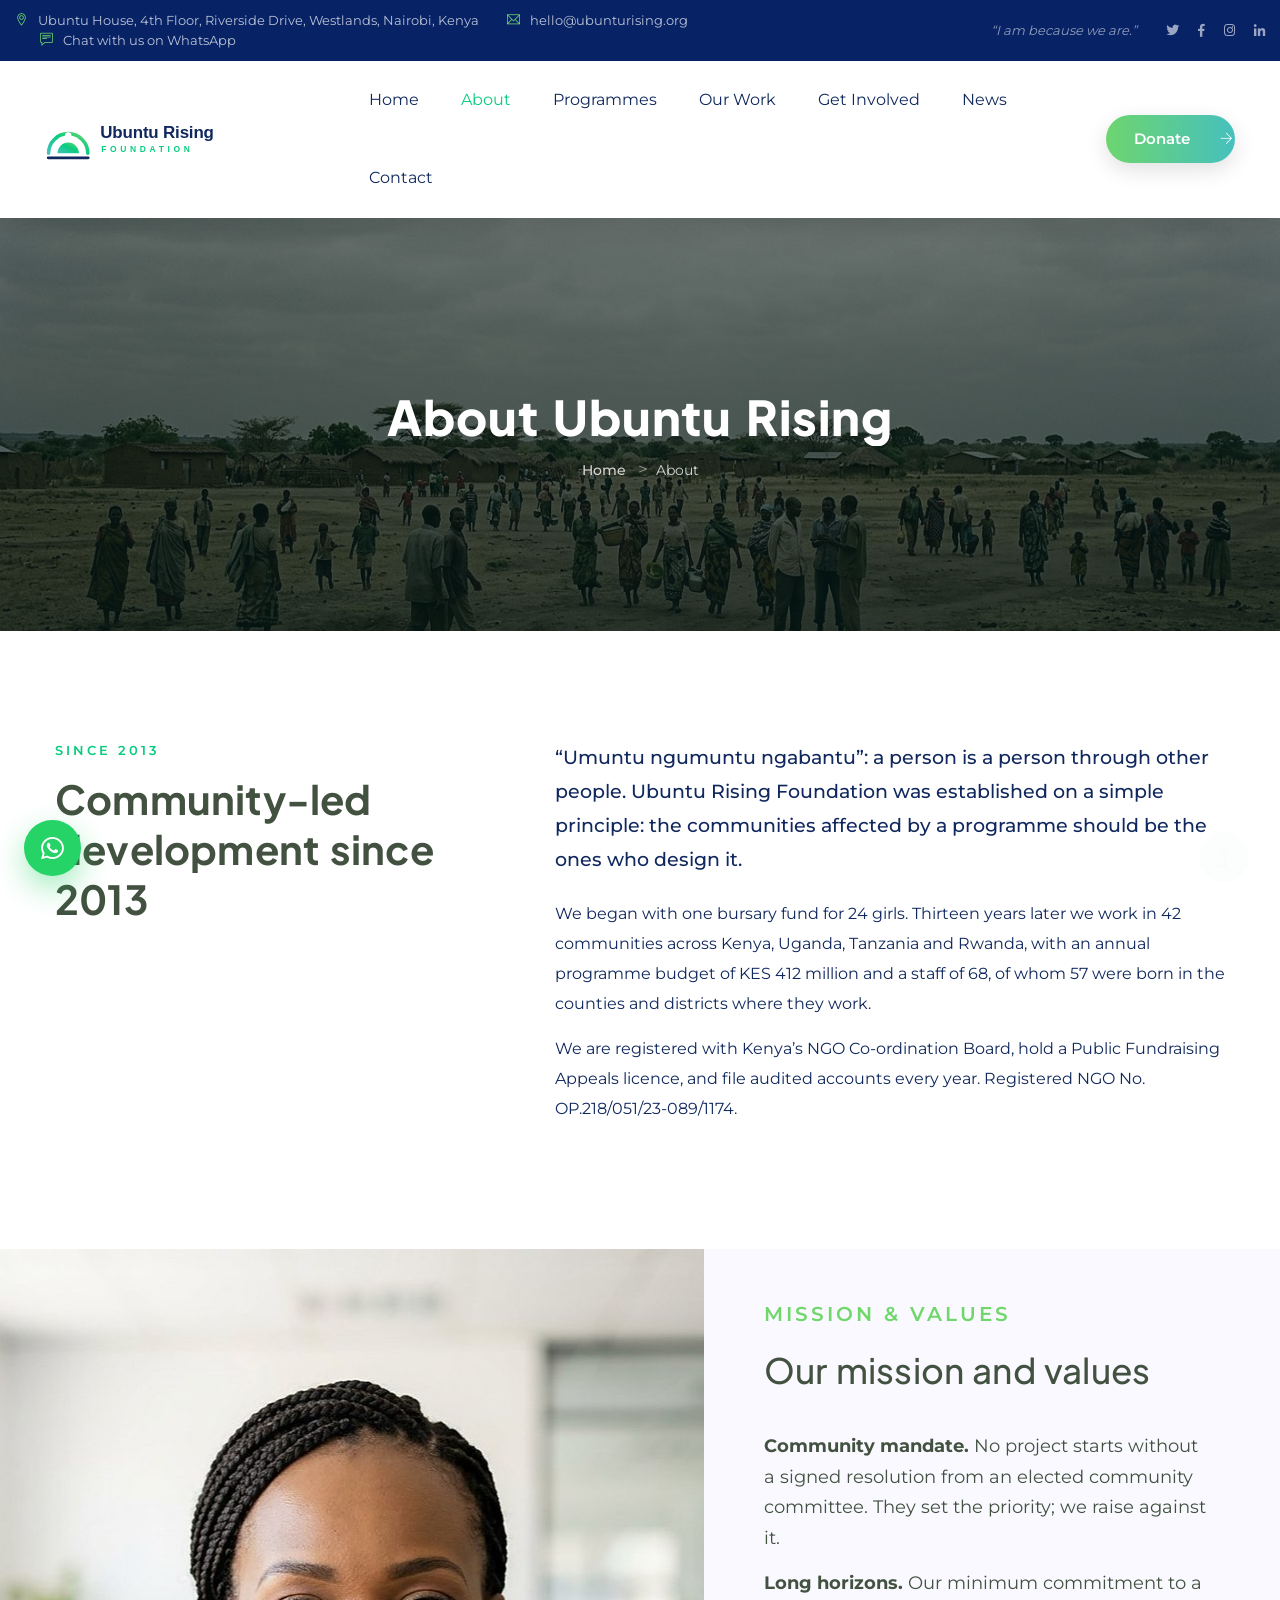
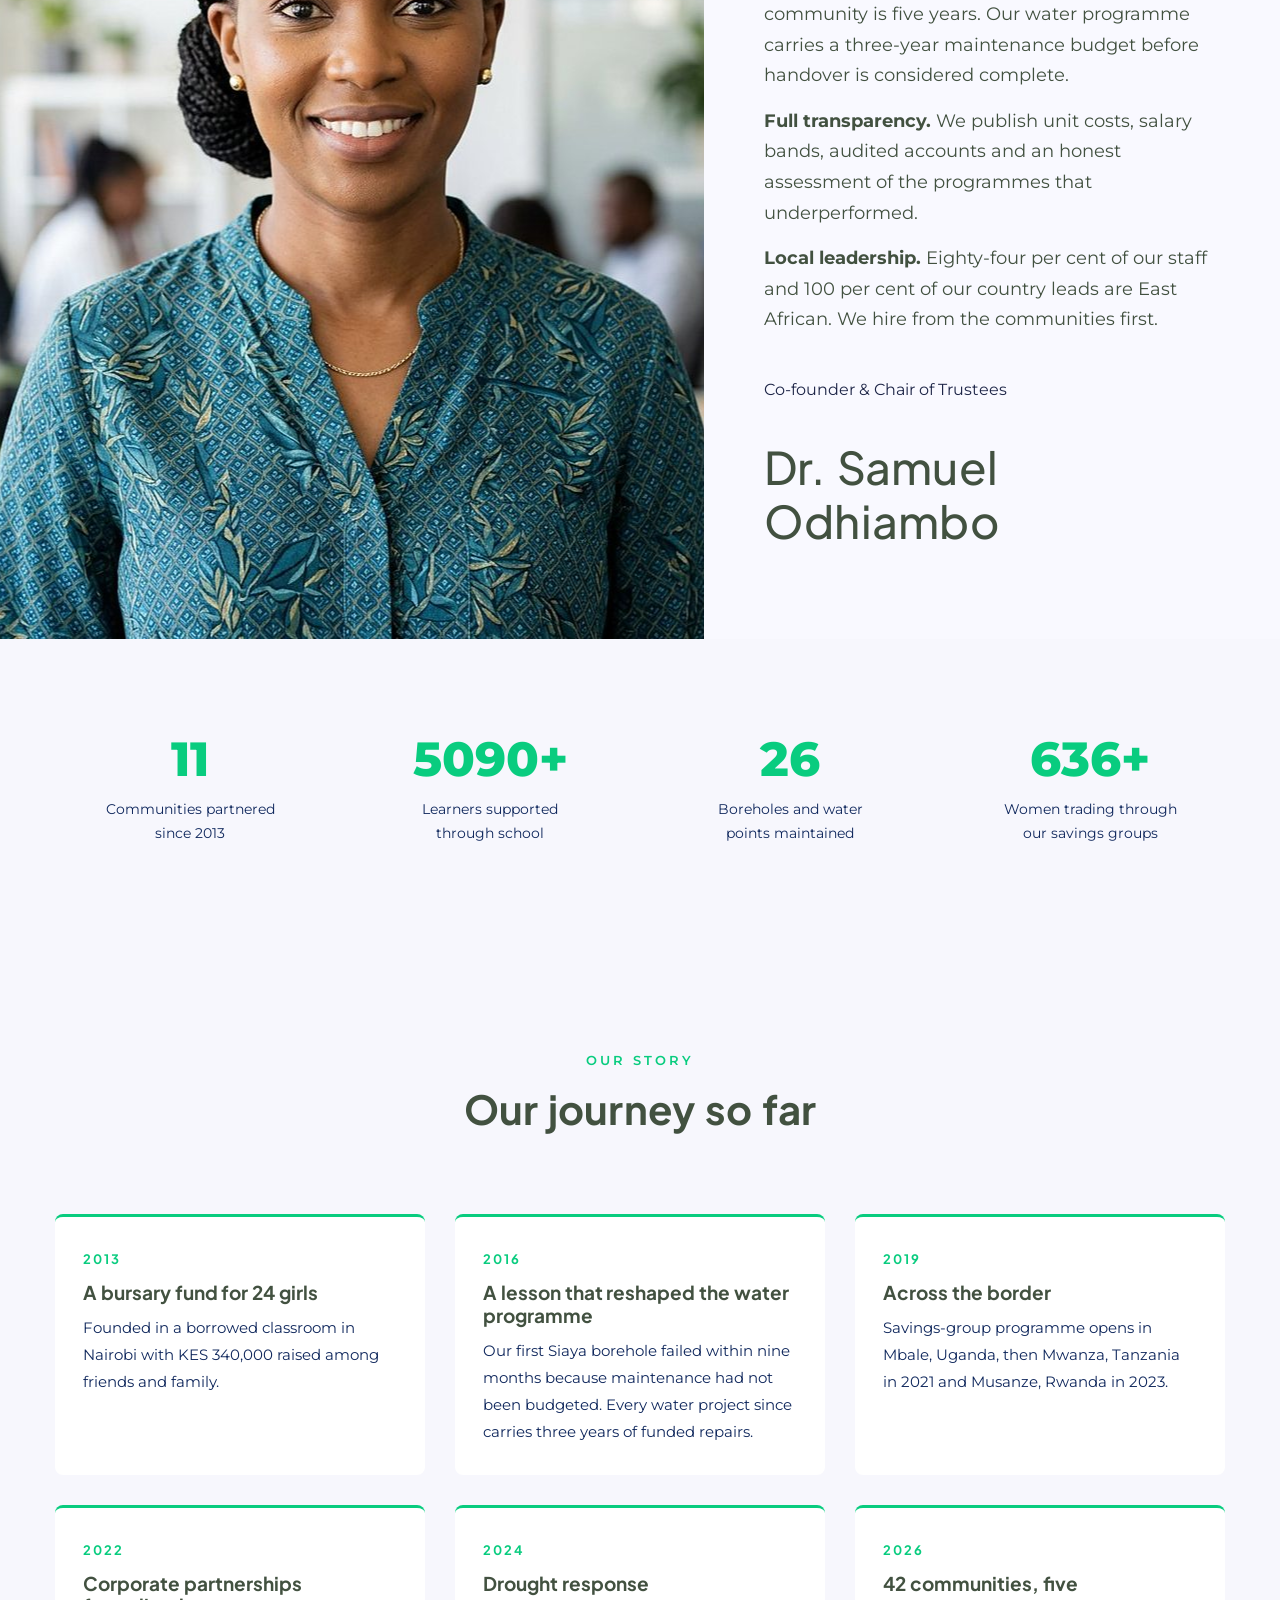
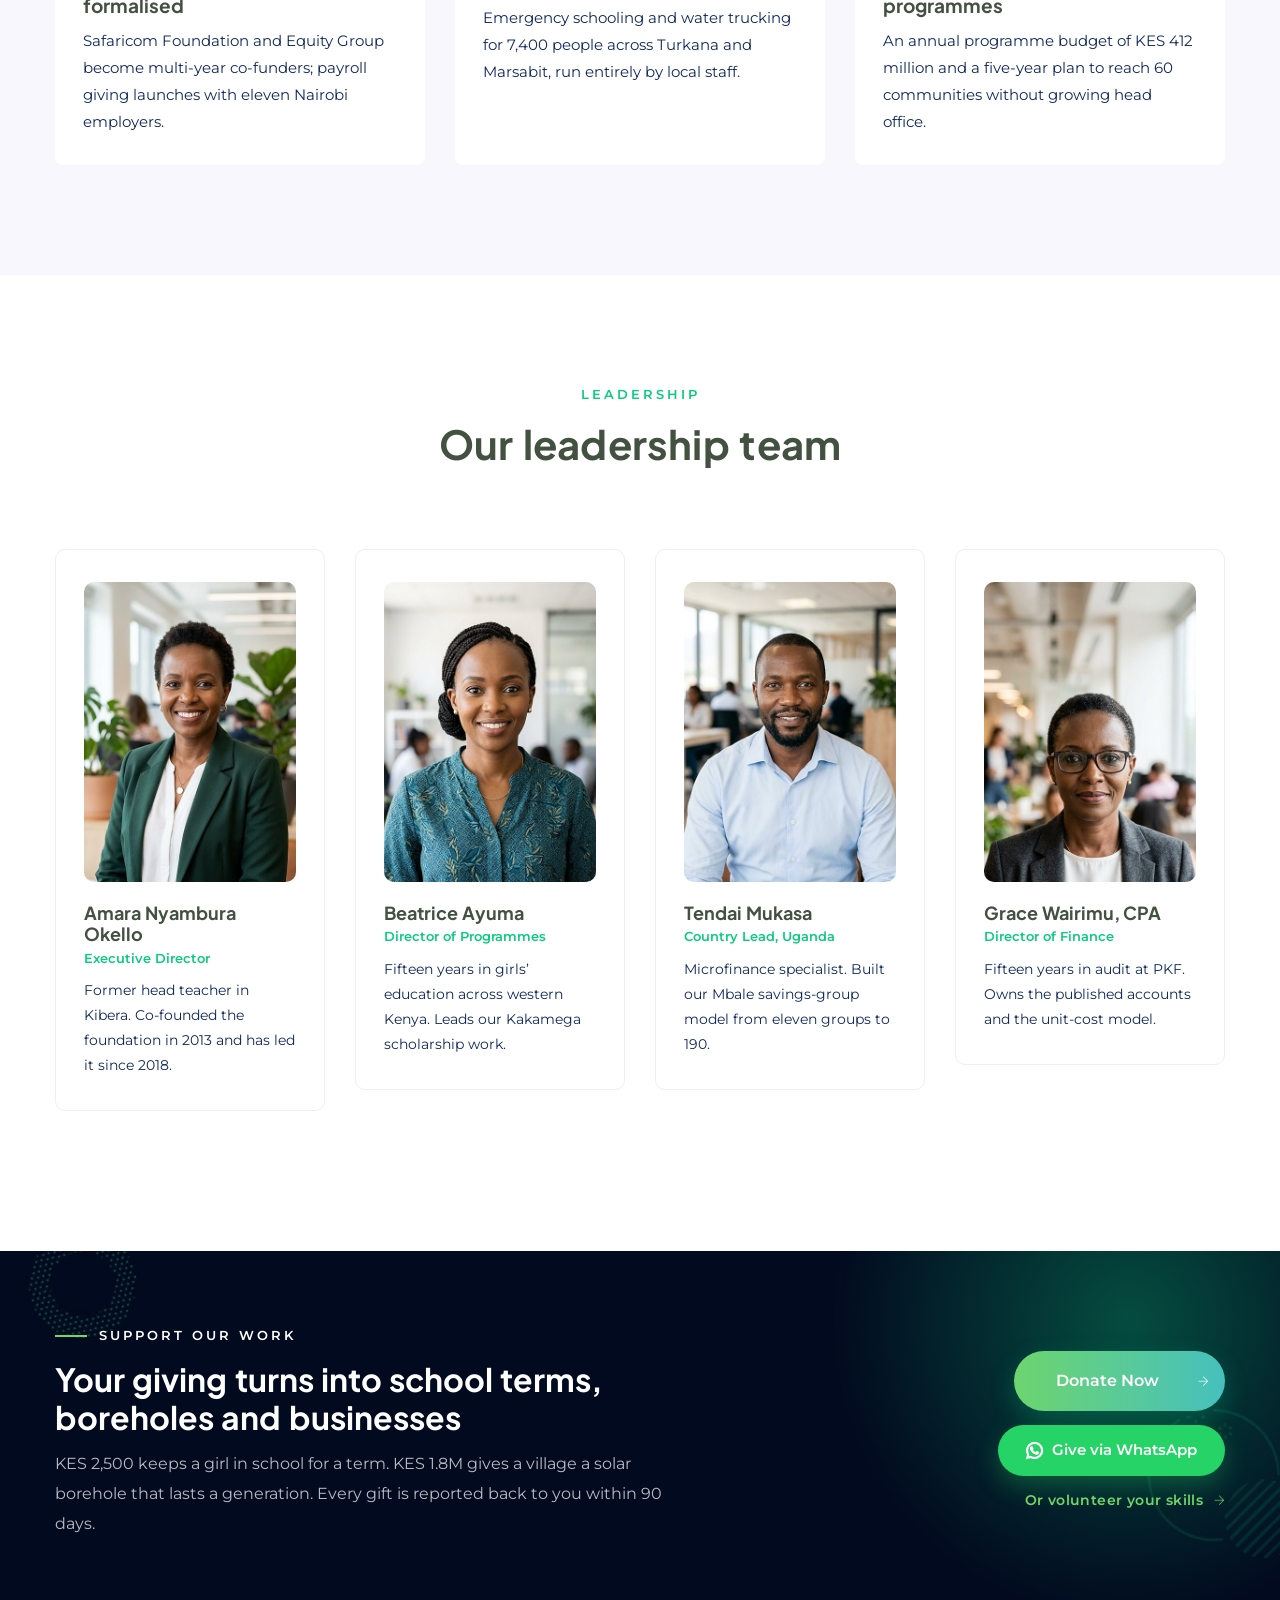
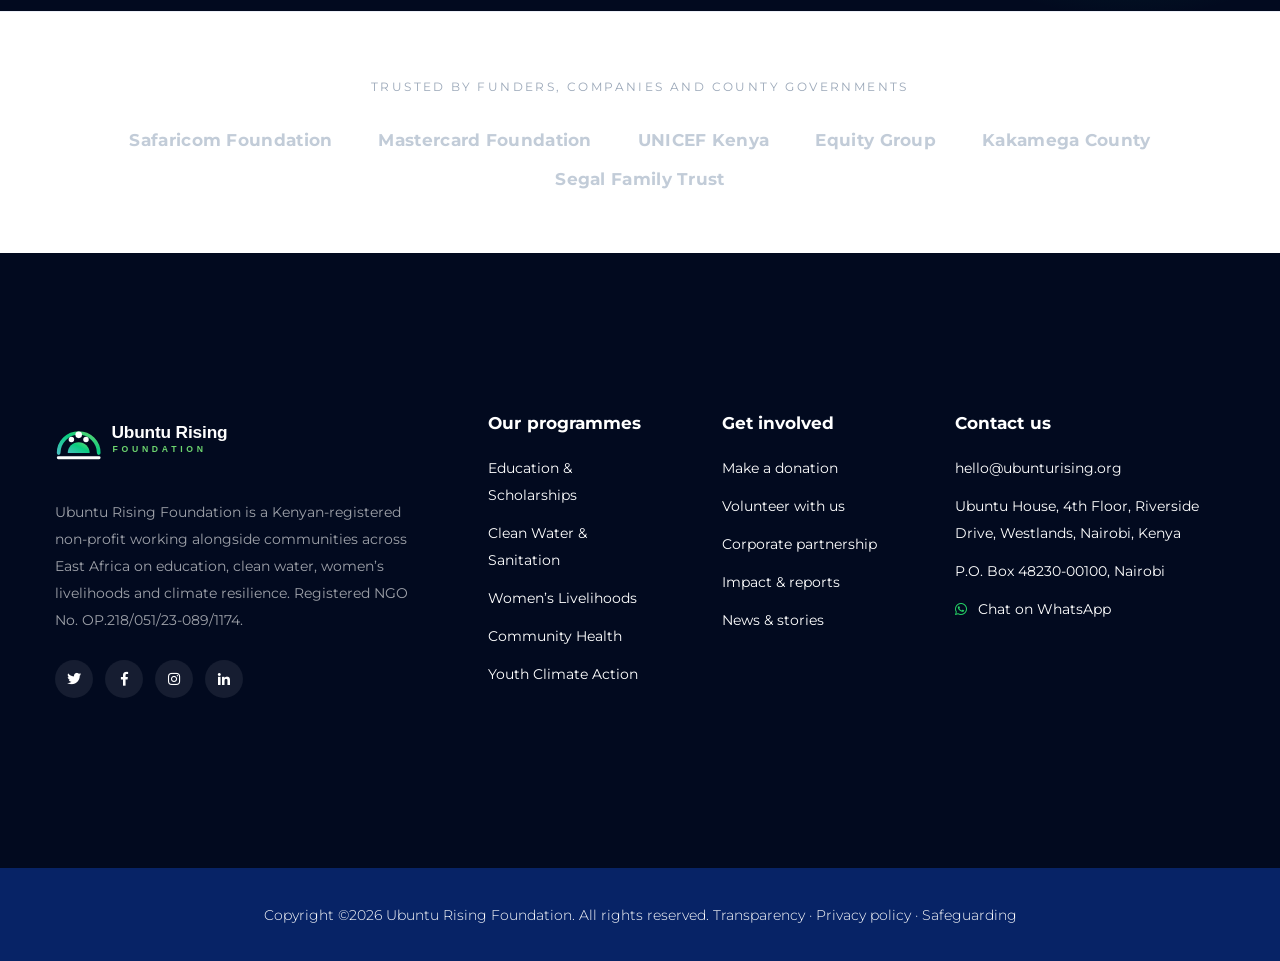
<file: about.html>
<!doctype html>
<html class="no-js" lang="en">

<head>
    <meta charset="utf-8">
    <meta http-equiv="x-ua-compatible" content="ie=edge">
    <title>About Us | Ubuntu Rising Foundation</title>
    <meta name="description" content="Founded in Nairobi in 2013, Ubuntu Rising Foundation funds what communities ask for and stays long enough for it to work. Meet our team, our values and our thirteen-year story.">
    <meta name="viewport" content="width=device-width, initial-scale=1">
    <meta property="og:title" content="About Us | Ubuntu Rising Foundation">
    <meta property="og:description" content="Founded in Nairobi in 2013, Ubuntu Rising Foundation funds what communities ask for and stays long enough for it to work. Meet our team, our values and our thirteen-year story.">
    <meta property="og:type" content="website">
    <meta property="og:image" content="assets/img/hero/h1_hero1.jpg">
    <link rel="shortcut icon" type="image/svg+xml" href="assets/img/logo/mark.svg">

    <!-- CSS here -->
    <link rel="preload" href="assets/fonts/webfonts/plus-jakarta-sans-latin-700-normal.woff2" as="font" type="font/woff2" crossorigin>
    <link rel="preload" href="assets/fonts/webfonts/montserrat-latin-400-normal.woff2" as="font" type="font/woff2" crossorigin>
    <link rel="stylesheet" href="assets/css/bundle.min.css?v=679e28f1ff">
</head>

<body>
    <!-- Preloader Start -->
    <div id="preloader-active">
        <div class="preloader d-flex align-items-center justify-content-center">
            <div class="preloader-inner position-relative">
                <div class="preloader-circle"></div>
                <div class="preloader-img pere-text">
                    <img src="assets/img/logo/mark.svg" alt="Ubuntu Rising Foundation">
                </div>
            </div>
        </div>
    </div>
    <!-- Preloader End -->

    <header>
        <div class="header-area">
            <div class="main-header">
                <div class="header-top d-none d-lg-block">
                    <div class="container-fluid">
                        <div class="row align-items-center">
                            <div class="col-lg-7">
                                <div class="header-info-left">
                                    <span><i class="ti-location-pin"></i> Ubuntu House, 4th Floor, Riverside Drive, Westlands, Nairobi, Kenya</span>
                                    <span class="ml-25"><i class="ti-email"></i> <a href="mailto:hello@ubunturising.org">hello@ubunturising.org</a></span>
                                    <span class="ml-25"><i class="ti-comment-alt"></i> <a href="https://wa.me/254112272061" target="_blank" rel="noopener">Chat with us on WhatsApp</a></span>
                                </div>
                            </div>
                            <div class="col-lg-5">
                                <div class="header-info-right text-right">
                                    <span class="urf-tagline">&ldquo;I am because we are.&rdquo;</span>
                                    <a href="#" aria-label="Ubuntu Rising on X"><i class="fab fa-twitter"></i></a>
                                    <a href="#" aria-label="Ubuntu Rising on Facebook"><i class="fab fa-facebook-f"></i></a>
                                    <a href="#" aria-label="Ubuntu Rising on Instagram"><i class="fab fa-instagram"></i></a>
                                    <a href="#" aria-label="Ubuntu Rising on LinkedIn"><i class="fab fa-linkedin-in"></i></a>
                                </div>
                            </div>
                        </div>
                    </div>
                </div>
                <div class="header-bottom header-sticky">
                    <div class="container-fluid">
                        <div class="row align-items-center">
                            <div class="col-xl-3 col-lg-3 col-md-6 col-6">
                                <div class="logo">
                                    <a href="index.html"><img src="assets/img/logo/logo.svg" alt="Ubuntu Rising Foundation" width="230" height="50"></a>
                                </div>
                            </div>
                            <div class="col-xl-9 col-lg-9">
                                <div class="menu-wrapper d-flex align-items-center justify-content-end">
                                    <div class="main-menu d-none d-lg-block">
                                        <nav>
                                            <ul id="navigation">
                                                <li><a href="index.html">Home</a></li>
                                                <li class="active"><a href="about.html">About</a></li>
                                                <li><a href="programmes.html">Programmes</a></li>
                                                <li><a href="projects.html">Our Work</a><ul class="submenu"><li><a href="projects.html">Current Projects</a></li><li><a href="impact.html">Impact & Transparency</a></li></ul></li>
                                                <li><a href="volunteer.html">Get Involved</a><ul class="submenu"><li><a href="volunteer.html">Volunteer</a></li><li><a href="partners.html">Corporate Partners</a></li></ul></li>
                                                <li><a href="blog.html">News</a><ul class="submenu"><li><a href="blog.html">Latest News</a></li><li><a href="blog_details.html">Story Detail</a></li></ul></li>
                                                <li><a href="contact.html">Contact</a></li>
                                            </ul>
                                        </nav>
                                    </div>
                                    <div class="header-right-btn d-none d-lg-block ml-20">
                                        <a href="donate.html" class="btn header-btn urf-btn-pulse">Donate <i class="ti-arrow-right"></i></a>
                                    </div>
                                </div>
                            </div>
                            <div class="col-12">
                                <div class="mobile_menu d-block d-lg-none"></div>
                            </div>
                        </div>
                    </div>
                </div>
            </div>
        </div>
    </header>
    <main>
        <!-- Page title -->
        <div class="bradcam_area bradcam">
            <div class="container">
                <div class="row">
                    <div class="col-xl-12">
                        <div class="bradcam_text text-center">
                            <h3>About Ubuntu Rising</h3>
                            <nav aria-label="breadcrumb">
                                <ol class="breadcrumb justify-content-center">
                                    <li class="breadcrumb-item"><a href="index.html">Home</a></li>
                                    <li class="breadcrumb-item active" aria-current="page">About</li>
                                </ol>
                            </nav>
                        </div>
                    </div>
                </div>
            </div>
        </div>
        <!-- Page title end -->

        <!-- Intro -->
        <section class="urf-section">
            <div class="container">
                <div class="row">
                    <div class="col-lg-5">
                        <div class="section-tittle">
                            <span class="urf-eyebrow-dark">Since 2013</span>
                            <h2>Community-led development since 2013</h2>
                        </div>
                    </div>
                    <div class="col-lg-7">
                        <p class="urf-lead">&ldquo;Umuntu ngumuntu ngabantu&rdquo;: a person is a person through
                            other people. Ubuntu Rising Foundation was established on a simple principle: the
                            communities affected by a programme should be the ones who design it.</p>
                        <p>We began with one bursary fund for 24 girls. Thirteen years later we work in 42 communities
                            across Kenya, Uganda, Tanzania and Rwanda, with an annual programme budget of KES 412 million
                            and a staff of 68, of whom 57 were born in the counties and districts where they work.</p>
                        <p>We are registered with Kenya&rsquo;s NGO Co-ordination Board, hold a Public Fundraising Appeals
                            licence, and file audited accounts every year. Registered NGO No. OP.218/051/23-089/1174.</p>
                    </div>
                </div>
            </div>
        </section>
        <!-- Intro end -->

        <!-- Mission block -->
        <div class="visit-tailor-area fix">
            <div class="tailor-offers"></div>
            <div class="tailor-details">
                <span>Mission &amp; values</span>
                <h2>Our mission and values</h2>
                <p><strong>Community mandate.</strong> No project starts without a signed resolution from an elected
                    community committee. They set the priority; we raise against it.</p>
                <p><strong>Long horizons.</strong> Our minimum commitment to a community is five years. Our water
                    programme carries a three-year maintenance budget before handover is considered complete.</p>
                <p><strong>Full transparency.</strong> We publish unit costs, salary bands, audited accounts and an
                    honest assessment of the programmes that underperformed.</p>
                <p class="pera-bottom"><strong>Local leadership.</strong> Eighty-four per cent of our staff and 100 per
                    cent of our country leads are East African. We hire from the communities first.</p>
                <div class="footer-tittles">
                    <p>Co-founder &amp; Chair of Trustees</p>
                    <h2>Dr. Samuel Odhiambo</h2>
                </div>
            </div>
        </div>
        <!-- Mission block end -->

        <!-- Impact numbers -->
        <section class="urf-stats ">
            <div class="container">
                <div class="row">
                    <div class="col-lg-3 col-md-6 col-6">
                        <div class="urf-stat">
                            <span class="counter">42</span>
                            <p>Communities partnered<br>since 2013</p>
                        </div>
                    </div>
                    <div class="col-lg-3 col-md-6 col-6">
                        <div class="urf-stat">
                            <span class="counter">18400</span><span class="urf-stat-plus">+</span>
                            <p>Learners supported<br>through school</p>
                        </div>
                    </div>
                    <div class="col-lg-3 col-md-6 col-6">
                        <div class="urf-stat">
                            <span class="counter">96</span>
                            <p>Boreholes and water<br>points maintained</p>
                        </div>
                    </div>
                    <div class="col-lg-3 col-md-6 col-6">
                        <div class="urf-stat">
                            <span class="counter">2300</span><span class="urf-stat-plus">+</span>
                            <p>Women trading through<br>our savings groups</p>
                        </div>
                    </div>
                </div>
            </div>
        </section>
        <!-- Impact numbers end -->

        <!-- Story timeline -->
        <section class="urf-section urf-bg-soft">
            <div class="container">
                <div class="row justify-content-center">
                    <div class="col-xl-8 col-lg-9">
                        <div class="section-tittle text-center mb-80">
                            <span class="urf-eyebrow-dark">Our story</span>
                            <h2>Our journey so far</h2>
                        </div>
                    </div>
                </div>
                <div class="urf-timeline">
                    <div class="urf-tl-item">
                        <span class="urf-tl-year">2013</span>
                        <h4>A bursary fund for 24 girls</h4>
                        <p>Founded in a borrowed classroom in Nairobi with KES 340,000 raised among friends and family.</p>
                    </div>
                    <div class="urf-tl-item">
                        <span class="urf-tl-year">2016</span>
                        <h4>A lesson that reshaped the water programme</h4>
                        <p>Our first Siaya borehole failed within nine months because maintenance had not been budgeted.
                            Every water project since carries three years of funded repairs.</p>
                    </div>
                    <div class="urf-tl-item">
                        <span class="urf-tl-year">2019</span>
                        <h4>Across the border</h4>
                        <p>Savings-group programme opens in Mbale, Uganda, then Mwanza, Tanzania in 2021 and Musanze,
                            Rwanda in 2023.</p>
                    </div>
                    <div class="urf-tl-item">
                        <span class="urf-tl-year">2022</span>
                        <h4>Corporate partnerships formalised</h4>
                        <p>Safaricom Foundation and Equity Group become multi-year co-funders; payroll giving launches
                            with eleven Nairobi employers.</p>
                    </div>
                    <div class="urf-tl-item">
                        <span class="urf-tl-year">2024</span>
                        <h4>Drought response</h4>
                        <p>Emergency schooling and water trucking for 7,400 people across Turkana and Marsabit, run
                            entirely by local staff.</p>
                    </div>
                    <div class="urf-tl-item">
                        <span class="urf-tl-year">2026</span>
                        <h4>42 communities, five programmes</h4>
                        <p>An annual programme budget of KES 412 million and a five-year plan to reach 60 communities
                            without growing head office.</p>
                    </div>
                </div>
            </div>
        </section>
        <!-- Story timeline end -->

        <!-- Leadership -->
        <section class="urf-section">
            <div class="container">
                <div class="row justify-content-center">
                    <div class="col-xl-8 col-lg-9">
                        <div class="section-tittle text-center mb-80">
                            <span class="urf-eyebrow-dark">Leadership</span>
                            <h2>Our leadership team</h2>
                        </div>
                    </div>
                </div>
                <div class="row">
                    <div class="col-lg-3 col-md-6">
                        <div class="urf-person">
                            <div class="urf-person-photo"><img src="assets/img/gallery/team1.jpg" alt="Portrait of Amara Nyambura Okello" loading="lazy" width="560" height="640"></div>
                            <h4>Amara Nyambura Okello</h4>
                            <span>Executive Director</span>
                            <p>Former head teacher in Kibera. Co-founded the foundation in 2013 and has led it since 2018.</p>
                        </div>
                    </div>
                    <div class="col-lg-3 col-md-6">
                        <div class="urf-person">
                            <div class="urf-person-photo"><img src="assets/img/gallery/team2.jpg" alt="Portrait of Beatrice Ayuma" loading="lazy" width="560" height="640"></div>
                            <h4>Beatrice Ayuma</h4>
                            <span>Director of Programmes</span>
                            <p>Fifteen years in girls&rsquo; education across western Kenya. Leads our Kakamega scholarship work.</p>
                        </div>
                    </div>
                    <div class="col-lg-3 col-md-6">
                        <div class="urf-person">
                            <div class="urf-person-photo"><img src="assets/img/gallery/team3.jpg" alt="Portrait of Tendai Mukasa" loading="lazy" width="560" height="640"></div>
                            <h4>Tendai Mukasa</h4>
                            <span>Country Lead, Uganda</span>
                            <p>Microfinance specialist. Built our Mbale savings-group model from eleven groups to 190.</p>
                        </div>
                    </div>
                    <div class="col-lg-3 col-md-6">
                        <div class="urf-person">
                            <div class="urf-person-photo"><img src="assets/img/gallery/team4.jpg" alt="Portrait of Grace Wairimu, CPA" loading="lazy" width="560" height="640"></div>
                            <h4>Grace Wairimu, CPA</h4>
                            <span>Director of Finance</span>
                            <p>Fifteen years in audit at PKF. Owns the published accounts and the unit-cost model.</p>
                        </div>
                    </div>
                </div>
            </div>
        </section>
        <!-- Leadership end -->

        <!-- CTA band -->
        <section class="urf-cta-band">
            <div class="urf-cta-glow" aria-hidden="true"></div>
            <div class="container">
                <div class="row align-items-center">
                    <div class="col-xl-7 col-lg-7">
                        <div class="urf-cta-text">
                            <span class="urf-eyebrow">Support our work</span>
                            <h3>Your giving turns into school terms, boreholes and businesses</h3>
                            <p>KES 2,500 keeps a girl in school for a term. KES 1.8M gives a village a solar borehole
                                that lasts a generation. Every gift is reported back to you within 90 days.</p>
                        </div>
                    </div>
                    <div class="col-xl-5 col-lg-5">
                        <div class="urf-cta-actions">
                            <a href="donate.html" class="btn urf-btn-solid urf-btn-lg">Donate now <i class="ti-arrow-right"></i></a>
                            <a href="https://wa.me/254112272061?text=Hello%20Ubuntu%20Rising%2C%20I%27d%20like%20to%20make%20a%20donation." target="_blank" rel="noopener" class="urf-btn-wa">
                                <i class="fab fa-whatsapp"></i> Give via WhatsApp
                            </a>
                            <a href="volunteer.html" class="urf-link-arrow">Or volunteer your skills <i class="ti-arrow-right"></i></a>
                        </div>
                    </div>
                </div>
            </div>
        </section>
        <!-- CTA band end -->
        <!-- Partner logos -->
        <section class="urf-partners-strip">
            <div class="container">
                <p class="urf-partners-label">Trusted by funders, companies and county governments</p>
                <div class="urf-partner-logos">
                    <span>Safaricom Foundation</span>
                    <span>Mastercard Foundation</span>
                    <span>UNICEF Kenya</span>
                    <span>Equity Group</span>
                    <span>Kakamega County</span>
                    <span>Segal Family Trust</span>
                </div>
            </div>
        </section>
        <!-- Partner logos end -->
    </main>

    <footer>
        <div class="footer-wrapper">
            <div class="footer-area footer-padding">
                <div class="container">
                    <div class="row justify-content-between">
                        <div class="col-xl-4 col-lg-4 col-md-8 col-sm-8">
                            <div class="single-footer-caption mb-50">
                                <div class="single-footer-caption mb-30">
                                    <div class="footer-logo mb-35">
                                        <a href="index.html"><img src="assets/img/logo/logo-white.svg" alt="Ubuntu Rising Foundation" width="235" height="51"></a>
                                    </div>
                                    <div class="footer-tittle">
                                        <div class="footer-pera">
                                            <p>Ubuntu Rising Foundation is a Kenyan-registered non-profit working alongside
                                                communities across East Africa on education, clean water, women&rsquo;s
                                                livelihoods and climate resilience. Registered NGO No. OP.218/051/23-089/1174.</p>
                                        </div>
                                    </div>
                                    <div class="footer-social">
                                        <a href="#" aria-label="X"><i class="fab fa-twitter"></i></a>
                                        <a href="#" aria-label="Facebook"><i class="fab fa-facebook-f"></i></a>
                                        <a href="#" aria-label="Instagram"><i class="fab fa-instagram"></i></a>
                                        <a href="#" aria-label="LinkedIn"><i class="fab fa-linkedin-in"></i></a>
                                    </div>
                                </div>
                            </div>
                        </div>
                        <div class="col-xl-2 col-lg-2 col-md-4 col-sm-4">
                            <div class="single-footer-caption mb-50">
                                <div class="footer-tittle">
                                    <h4>Our programmes</h4>
                                    <ul>
                                        <li><a href="programmes.html#education">Education &amp; Scholarships</a></li>
                                        <li><a href="programmes.html#water">Clean Water &amp; Sanitation</a></li>
                                        <li><a href="programmes.html#women">Women&rsquo;s Livelihoods</a></li>
                                        <li><a href="programmes.html#health">Community Health</a></li>
                                        <li><a href="programmes.html#climate">Youth Climate Action</a></li>
                                    </ul>
                                </div>
                            </div>
                        </div>
                        <div class="col-xl-2 col-lg-2 col-md-4 col-sm-4">
                            <div class="single-footer-caption mb-50">
                                <div class="footer-tittle">
                                    <h4>Get involved</h4>
                                    <ul>
                                        <li><a href="donate.html">Make a donation</a></li>
                                        <li><a href="volunteer.html">Volunteer with us</a></li>
                                        <li><a href="partners.html">Corporate partnership</a></li>
                                        <li><a href="impact.html">Impact &amp; reports</a></li>
                                        <li><a href="blog.html">News &amp; stories</a></li>
                                    </ul>
                                </div>
                            </div>
                        </div>
                        <div class="col-xl-3 col-lg-3 col-md-6 col-sm-4">
                            <div class="single-footer-caption mb-50">
                                <div class="footer-tittle">
                                    <h4>Contact us</h4>
                                    <ul>
                                        <li><a href="mailto:hello@ubunturising.org">hello@ubunturising.org</a></li>
                                        <li><a href="#">Ubuntu House, 4th Floor, Riverside Drive, Westlands, Nairobi, Kenya</a></li>
                                        <li><a href="#">P.O. Box 48230-00100, Nairobi</a></li>
                                        <li><a href="https://wa.me/254112272061" target="_blank" rel="noopener"><i class="fab fa-whatsapp"></i> Chat on WhatsApp</a></li>
                                    </ul>
                                </div>
                            </div>
                        </div>
                    </div>
                </div>
            </div>
            <div class="footer-bottom-area">
                <div class="container">
                    <div class="footer-border">
                        <div class="row d-flex align-items-center">
                            <div class="col-xl-12">
                                <div class="footer-copy-right text-center">
                                    <p>Copyright &copy;<script>document.write(new Date().getFullYear());</script> Ubuntu Rising Foundation. All rights reserved.
                                        <a href="impact.html">Transparency</a> &middot; <a href="#">Privacy policy</a> &middot; <a href="#">Safeguarding</a></p>
                                </div>
                            </div>
                        </div>
                    </div>
                </div>
            </div>
        </div>
    </footer>

    <!-- Floating WhatsApp -->
    <a class="urf-wa-float" href="https://wa.me/254112272061" target="_blank" rel="noopener" aria-label="Chat with Ubuntu Rising on WhatsApp">
        <i class="fab fa-whatsapp"></i>
        <span>Chat with us</span>
    </a>

    <div id="back-top">
        <a title="Go to Top" href="#"> <i class="fas fa-level-up-alt"></i></a>
    </div>

    <!-- JS here -->
    <script src="assets/js/bundle.min.js?v=679e28f1ff" defer></script>
</body>

</html>
</file>
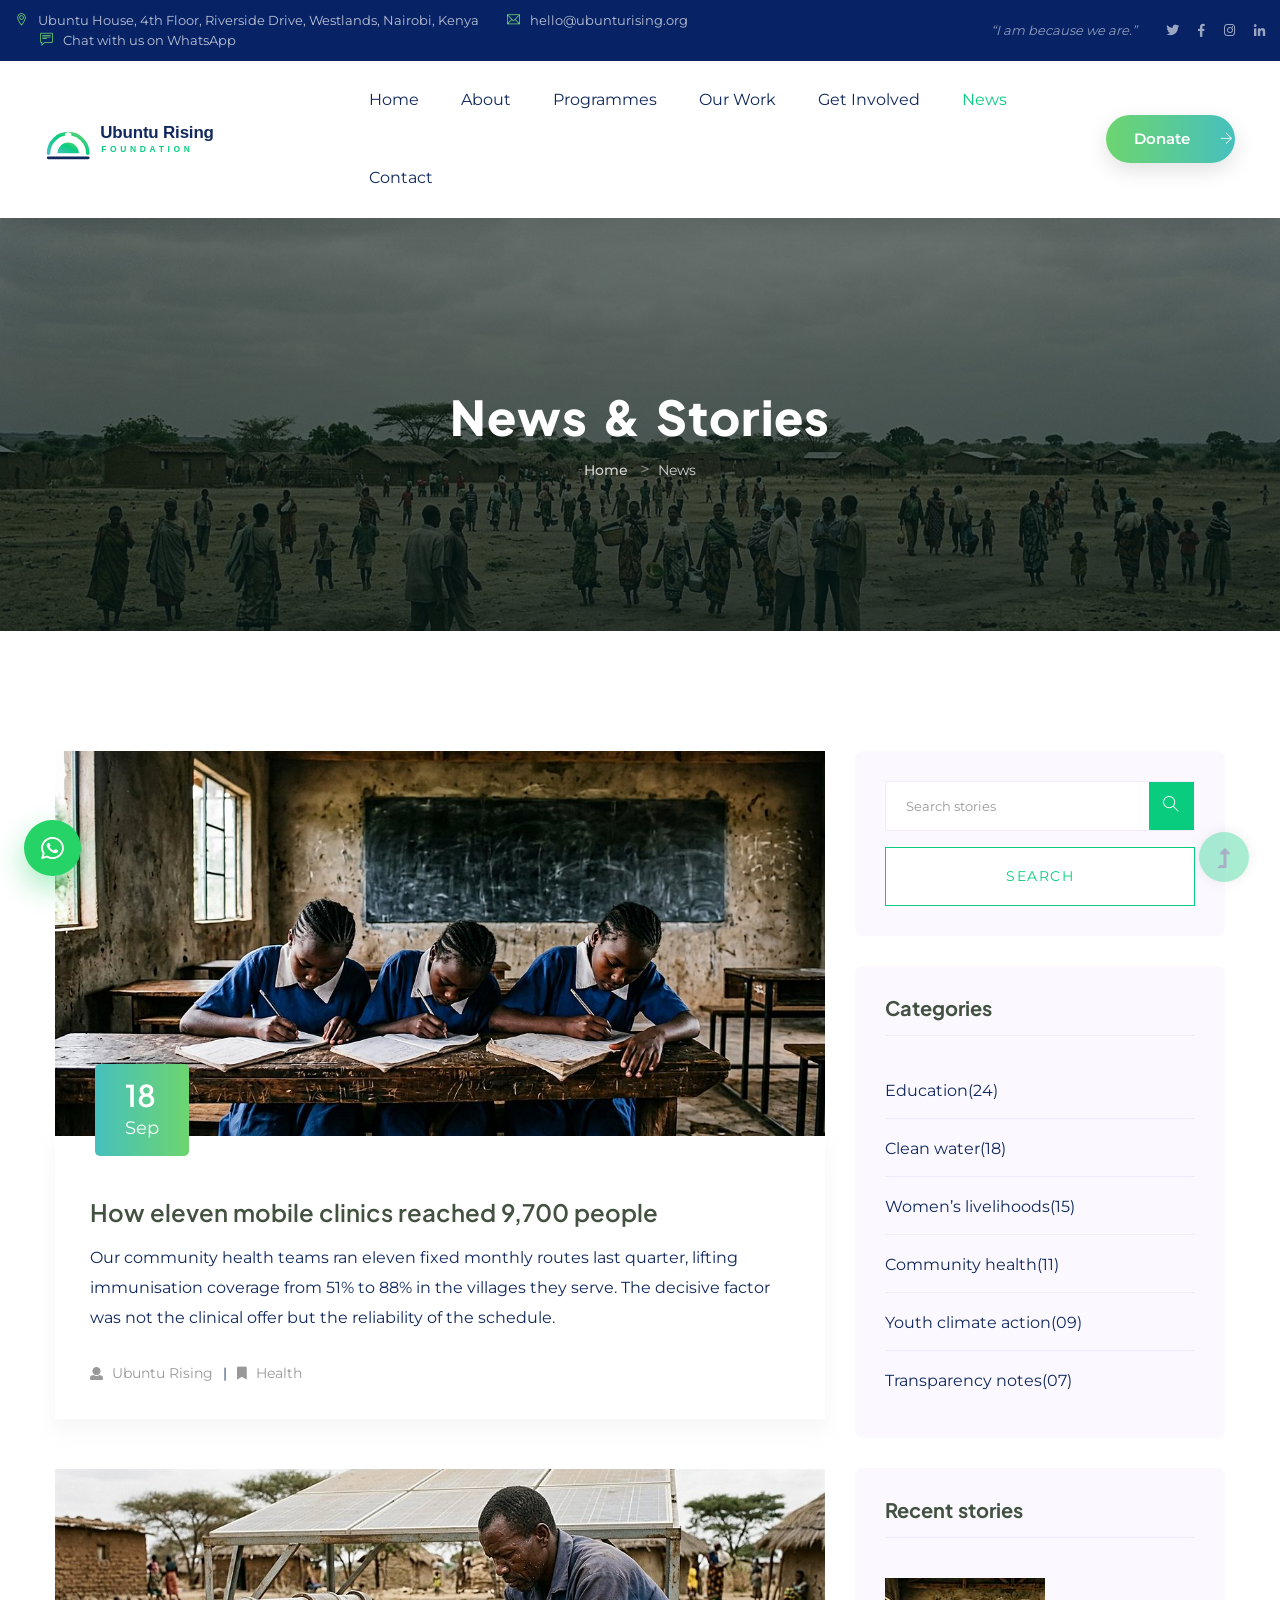
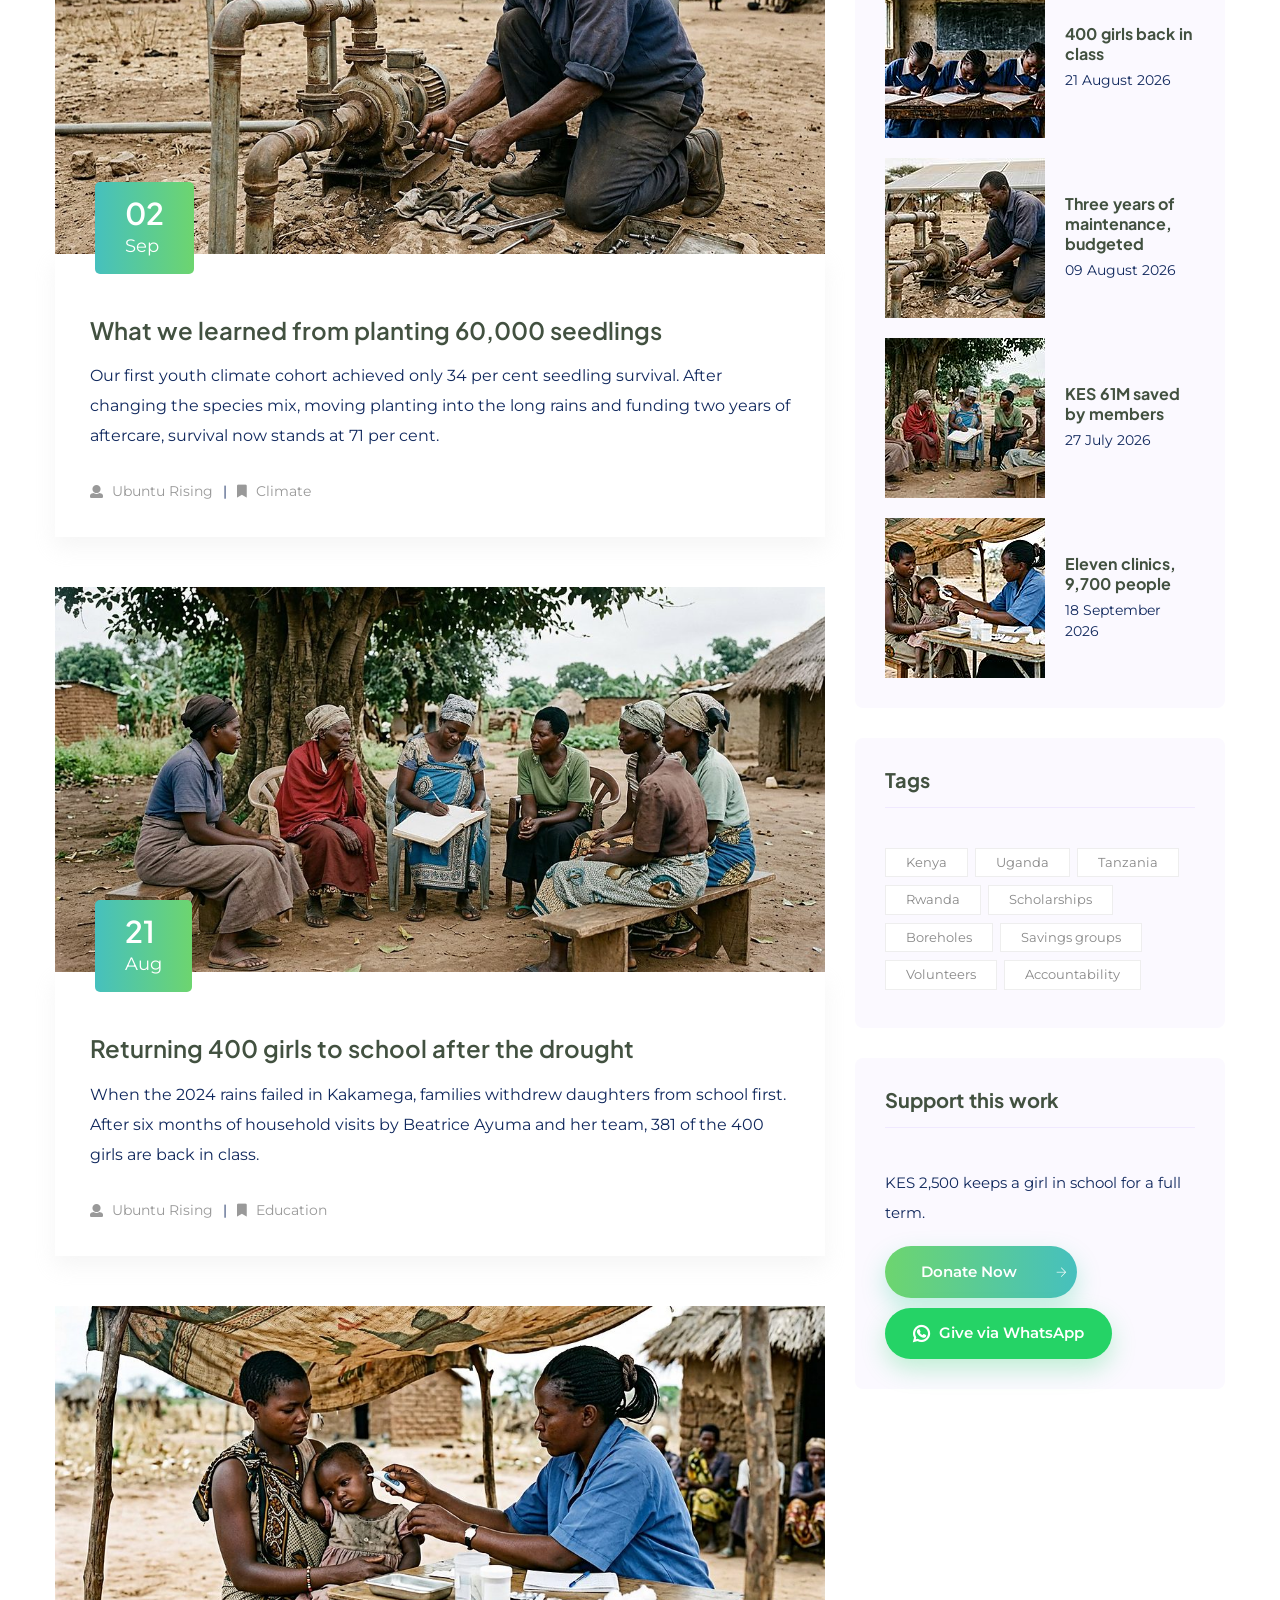
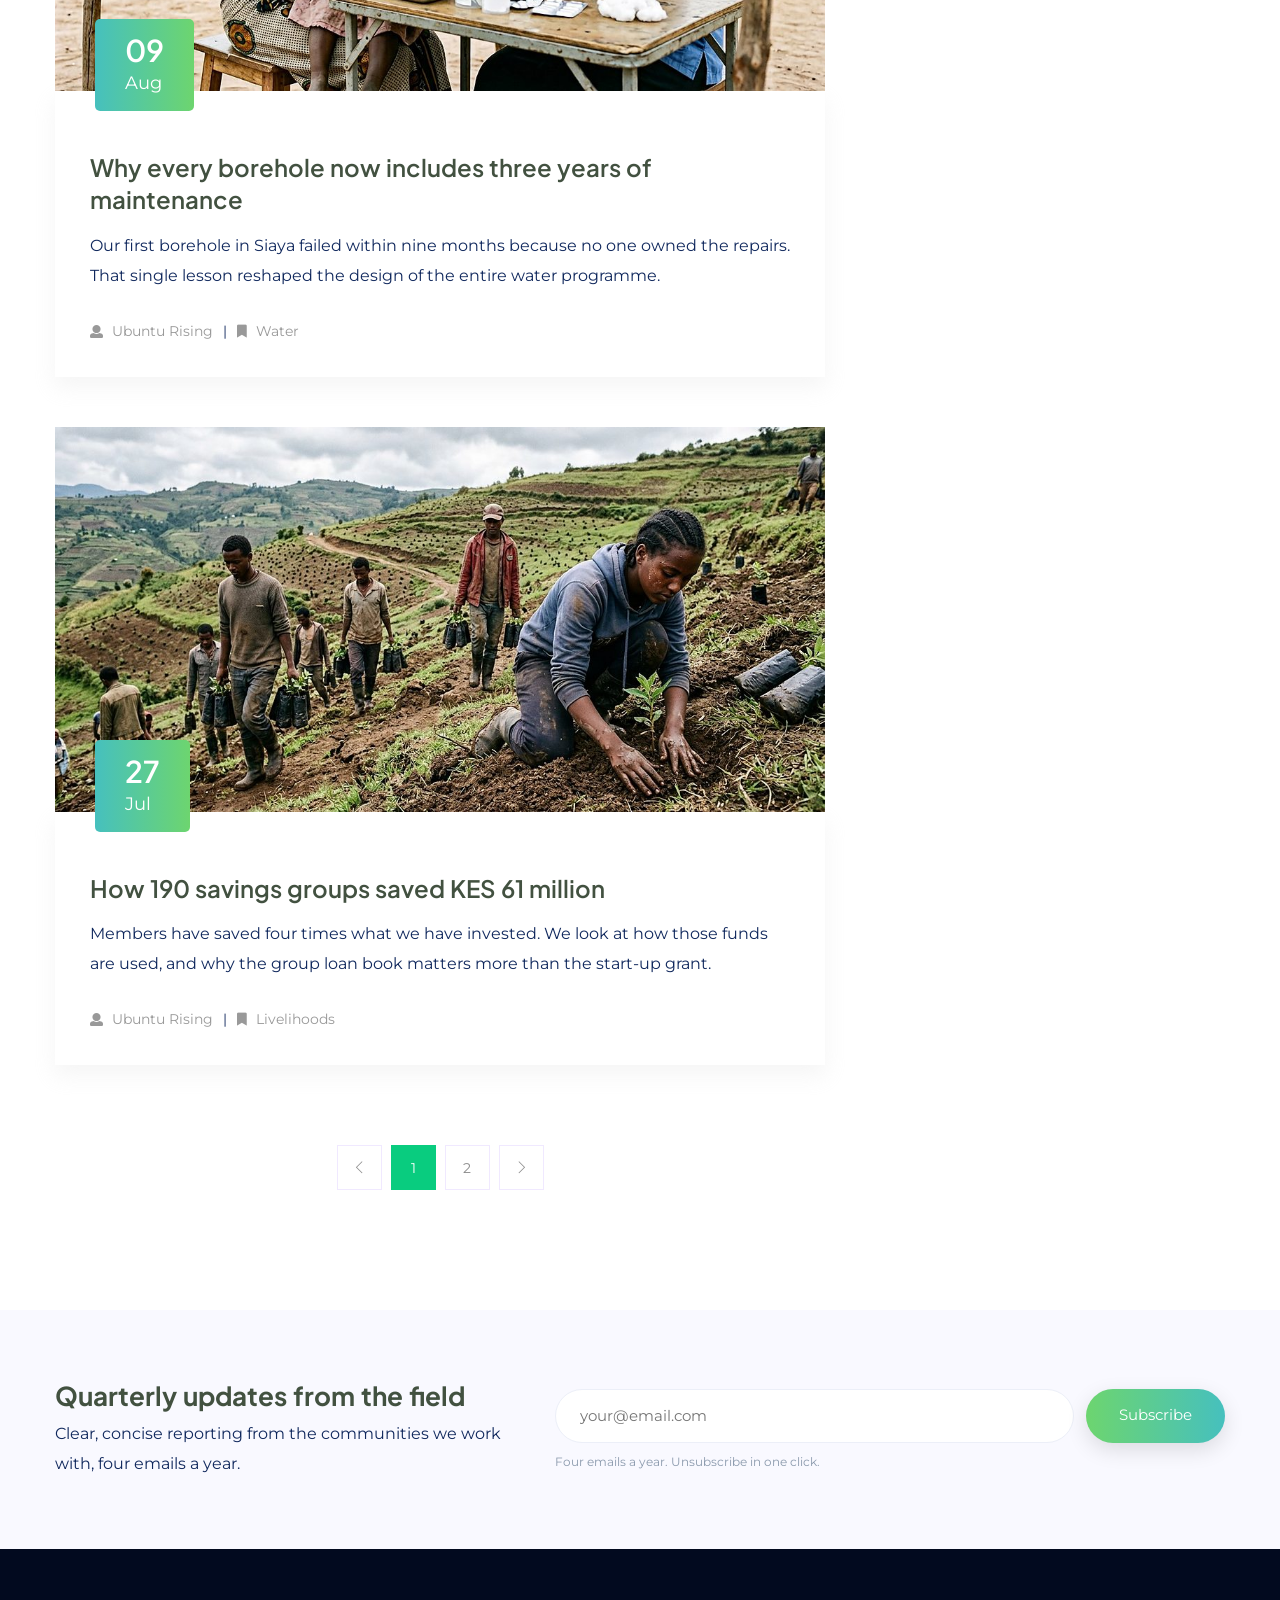
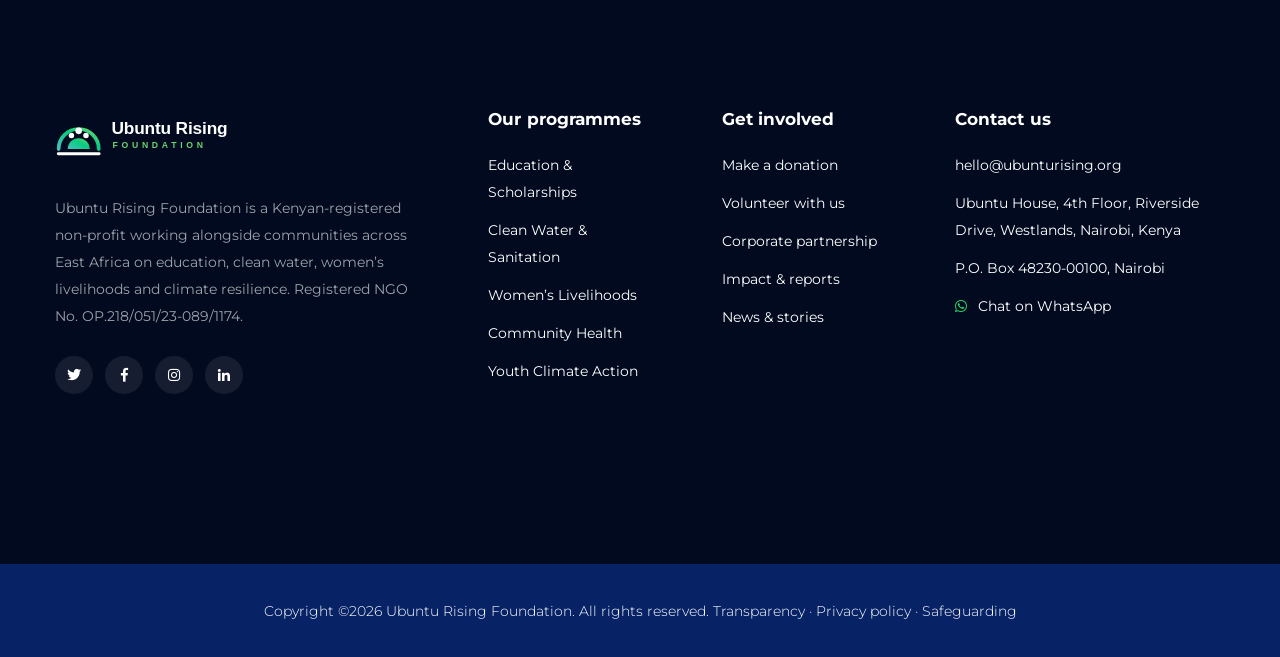
<file: blog.html>
<!doctype html>
<html class="no-js" lang="en">

<head>
    <meta charset="utf-8">
    <meta http-equiv="x-ua-compatible" content="ie=edge">
    <title>News & Stories | Ubuntu Rising Foundation</title>
    <meta name="description" content="Reporting from our teams in Kenya, Uganda, Tanzania and Rwanda, including the projects that did not go to plan.">
    <meta name="viewport" content="width=device-width, initial-scale=1">
    <meta property="og:title" content="News & Stories | Ubuntu Rising Foundation">
    <meta property="og:description" content="Reporting from our teams in Kenya, Uganda, Tanzania and Rwanda, including the projects that did not go to plan.">
    <meta property="og:type" content="website">
    <meta property="og:image" content="assets/img/hero/h1_hero1.jpg">
    <link rel="shortcut icon" type="image/svg+xml" href="assets/img/logo/mark.svg">

    <!-- CSS here -->
    <link rel="preload" href="assets/fonts/webfonts/plus-jakarta-sans-latin-700-normal.woff2" as="font" type="font/woff2" crossorigin>
    <link rel="preload" href="assets/fonts/webfonts/montserrat-latin-400-normal.woff2" as="font" type="font/woff2" crossorigin>
    <link rel="stylesheet" href="assets/css/bundle.min.css?v=679e28f1ff">
</head>

<body>
    <!-- Preloader Start -->
    <div id="preloader-active">
        <div class="preloader d-flex align-items-center justify-content-center">
            <div class="preloader-inner position-relative">
                <div class="preloader-circle"></div>
                <div class="preloader-img pere-text">
                    <img src="assets/img/logo/mark.svg" alt="Ubuntu Rising Foundation">
                </div>
            </div>
        </div>
    </div>
    <!-- Preloader End -->

    <header>
        <div class="header-area">
            <div class="main-header">
                <div class="header-top d-none d-lg-block">
                    <div class="container-fluid">
                        <div class="row align-items-center">
                            <div class="col-lg-7">
                                <div class="header-info-left">
                                    <span><i class="ti-location-pin"></i> Ubuntu House, 4th Floor, Riverside Drive, Westlands, Nairobi, Kenya</span>
                                    <span class="ml-25"><i class="ti-email"></i> <a href="mailto:hello@ubunturising.org">hello@ubunturising.org</a></span>
                                    <span class="ml-25"><i class="ti-comment-alt"></i> <a href="https://wa.me/254112272061" target="_blank" rel="noopener">Chat with us on WhatsApp</a></span>
                                </div>
                            </div>
                            <div class="col-lg-5">
                                <div class="header-info-right text-right">
                                    <span class="urf-tagline">&ldquo;I am because we are.&rdquo;</span>
                                    <a href="#" aria-label="Ubuntu Rising on X"><i class="fab fa-twitter"></i></a>
                                    <a href="#" aria-label="Ubuntu Rising on Facebook"><i class="fab fa-facebook-f"></i></a>
                                    <a href="#" aria-label="Ubuntu Rising on Instagram"><i class="fab fa-instagram"></i></a>
                                    <a href="#" aria-label="Ubuntu Rising on LinkedIn"><i class="fab fa-linkedin-in"></i></a>
                                </div>
                            </div>
                        </div>
                    </div>
                </div>
                <div class="header-bottom header-sticky">
                    <div class="container-fluid">
                        <div class="row align-items-center">
                            <div class="col-xl-3 col-lg-3 col-md-6 col-6">
                                <div class="logo">
                                    <a href="index.html"><img src="assets/img/logo/logo.svg" alt="Ubuntu Rising Foundation" width="230" height="50"></a>
                                </div>
                            </div>
                            <div class="col-xl-9 col-lg-9">
                                <div class="menu-wrapper d-flex align-items-center justify-content-end">
                                    <div class="main-menu d-none d-lg-block">
                                        <nav>
                                            <ul id="navigation">
                                                <li><a href="index.html">Home</a></li>
                                                <li><a href="about.html">About</a></li>
                                                <li><a href="programmes.html">Programmes</a></li>
                                                <li><a href="projects.html">Our Work</a><ul class="submenu"><li><a href="projects.html">Current Projects</a></li><li><a href="impact.html">Impact & Transparency</a></li></ul></li>
                                                <li><a href="volunteer.html">Get Involved</a><ul class="submenu"><li><a href="volunteer.html">Volunteer</a></li><li><a href="partners.html">Corporate Partners</a></li></ul></li>
                                                <li class="active"><a href="blog.html">News</a><ul class="submenu"><li><a href="blog.html">Latest News</a></li><li><a href="blog_details.html">Story Detail</a></li></ul></li>
                                                <li><a href="contact.html">Contact</a></li>
                                            </ul>
                                        </nav>
                                    </div>
                                    <div class="header-right-btn d-none d-lg-block ml-20">
                                        <a href="donate.html" class="btn header-btn urf-btn-pulse">Donate <i class="ti-arrow-right"></i></a>
                                    </div>
                                </div>
                            </div>
                            <div class="col-12">
                                <div class="mobile_menu d-block d-lg-none"></div>
                            </div>
                        </div>
                    </div>
                </div>
            </div>
        </div>
    </header>
    <main>
        <!-- Page title -->
        <div class="bradcam_area bradcam2">
            <div class="container">
                <div class="row">
                    <div class="col-xl-12">
                        <div class="bradcam_text text-center">
                            <h3>News &amp; Stories</h3>
                            <nav aria-label="breadcrumb">
                                <ol class="breadcrumb justify-content-center">
                                    <li class="breadcrumb-item"><a href="index.html">Home</a></li>
                                    <li class="breadcrumb-item active" aria-current="page">News</li>
                                </ol>
                            </nav>
                        </div>
                    </div>
                </div>
            </div>
        </div>
        <!-- Page title end -->

        <section class="blog_area section-padding">
            <div class="container">
                <div class="row">
                    <div class="col-lg-8 mb-5 mb-lg-0">
                        <div class="blog_left_sidebar">
                            <article class="blog_item">
                                <div class="blog_item_img">
                                    <img class="card-img rounded-0" src="assets/img/blog/single_blog_1.jpg" alt="How eleven mobile clinics reached 9,700 people" loading="lazy" decoding="async">
                                    <a href="blog_details.html" class="blog_item_date">
                                        <h3>18</h3>
                                        <p>Sep</p>
                                    </a>
                                </div>
                                <div class="blog_details">
                                    <a class="d-inline-block" href="blog_details.html">
                                        <h2 class="blog-head">How eleven mobile clinics reached 9,700 people</h2>
                                    </a>
                                    <p>Our community health teams ran eleven fixed monthly routes last quarter, lifting immunisation coverage from 51% to 88% in the villages they serve. The decisive factor was not the clinical offer but the reliability of the schedule.</p>
                                    <ul class="blog-info-link">
                                        <li><a href="#"><i class="fa fa-user"></i> Ubuntu Rising</a></li>
                                        <li><a href="#"><i class="fa fa-bookmark"></i> Health</a></li>
                                    </ul>
                                </div>
                            </article>
                            <article class="blog_item">
                                <div class="blog_item_img">
                                    <img class="card-img rounded-0" src="assets/img/blog/single_blog_2.jpg" alt="What we learned from planting 60,000 seedlings" loading="lazy" decoding="async">
                                    <a href="blog_details.html" class="blog_item_date">
                                        <h3>02</h3>
                                        <p>Sep</p>
                                    </a>
                                </div>
                                <div class="blog_details">
                                    <a class="d-inline-block" href="blog_details.html">
                                        <h2 class="blog-head">What we learned from planting 60,000 seedlings</h2>
                                    </a>
                                    <p>Our first youth climate cohort achieved only 34 per cent seedling survival. After changing the species mix, moving planting into the long rains and funding two years of aftercare, survival now stands at 71 per cent.</p>
                                    <ul class="blog-info-link">
                                        <li><a href="#"><i class="fa fa-user"></i> Ubuntu Rising</a></li>
                                        <li><a href="#"><i class="fa fa-bookmark"></i> Climate</a></li>
                                    </ul>
                                </div>
                            </article>
                            <article class="blog_item">
                                <div class="blog_item_img">
                                    <img class="card-img rounded-0" src="assets/img/blog/single_blog_3.jpg" alt="Returning 400 girls to school after the drought" loading="lazy" decoding="async">
                                    <a href="blog_details.html" class="blog_item_date">
                                        <h3>21</h3>
                                        <p>Aug</p>
                                    </a>
                                </div>
                                <div class="blog_details">
                                    <a class="d-inline-block" href="blog_details.html">
                                        <h2 class="blog-head">Returning 400 girls to school after the drought</h2>
                                    </a>
                                    <p>When the 2024 rains failed in Kakamega, families withdrew daughters from school first. After six months of household visits by Beatrice Ayuma and her team, 381 of the 400 girls are back in class.</p>
                                    <ul class="blog-info-link">
                                        <li><a href="#"><i class="fa fa-user"></i> Ubuntu Rising</a></li>
                                        <li><a href="#"><i class="fa fa-bookmark"></i> Education</a></li>
                                    </ul>
                                </div>
                            </article>
                            <article class="blog_item">
                                <div class="blog_item_img">
                                    <img class="card-img rounded-0" src="assets/img/blog/single_blog_4.jpg" alt="Why every borehole now includes three years of maintenance" loading="lazy" decoding="async">
                                    <a href="blog_details.html" class="blog_item_date">
                                        <h3>09</h3>
                                        <p>Aug</p>
                                    </a>
                                </div>
                                <div class="blog_details">
                                    <a class="d-inline-block" href="blog_details.html">
                                        <h2 class="blog-head">Why every borehole now includes three years of maintenance</h2>
                                    </a>
                                    <p>Our first borehole in Siaya failed within nine months because no one owned the repairs. That single lesson reshaped the design of the entire water programme.</p>
                                    <ul class="blog-info-link">
                                        <li><a href="#"><i class="fa fa-user"></i> Ubuntu Rising</a></li>
                                        <li><a href="#"><i class="fa fa-bookmark"></i> Water</a></li>
                                    </ul>
                                </div>
                            </article>
                            <article class="blog_item">
                                <div class="blog_item_img">
                                    <img class="card-img rounded-0" src="assets/img/blog/single_blog_5.jpg" alt="How 190 savings groups saved KES 61 million" loading="lazy" decoding="async">
                                    <a href="blog_details.html" class="blog_item_date">
                                        <h3>27</h3>
                                        <p>Jul</p>
                                    </a>
                                </div>
                                <div class="blog_details">
                                    <a class="d-inline-block" href="blog_details.html">
                                        <h2 class="blog-head">How 190 savings groups saved KES 61 million</h2>
                                    </a>
                                    <p>Members have saved four times what we have invested. We look at how those funds are used, and why the group loan book matters more than the start-up grant.</p>
                                    <ul class="blog-info-link">
                                        <li><a href="#"><i class="fa fa-user"></i> Ubuntu Rising</a></li>
                                        <li><a href="#"><i class="fa fa-bookmark"></i> Livelihoods</a></li>
                                    </ul>
                                </div>
                            </article>

                            <nav class="blog-pagination justify-content-center d-flex">
                                <ul class="pagination">
                                    <li class="page-item"><a href="#" class="page-link" aria-label="Previous"><i class="ti-angle-left"></i></a></li>
                                    <li class="page-item active"><a href="#" class="page-link">1</a></li>
                                    <li class="page-item"><a href="#" class="page-link">2</a></li>
                                    <li class="page-item"><a href="#" class="page-link" aria-label="Next"><i class="ti-angle-right"></i></a></li>
                                </ul>
                            </nav>
                        </div>
                    </div>
                    <div class="col-lg-4">
                        <div class="blog_right_sidebar">
                            <aside class="single_sidebar_widget search_widget">
                                <form action="#">
                                    <div class="form-group">
                                        <div class="input-group mb-3">
                                            <input type="text" class="form-control" placeholder="Search stories" aria-label="Search stories">
                                            <div class="input-group-append">
                                                <button class="btns" type="button"><i class="ti-search"></i></button>
                                            </div>
                                        </div>
                                    </div>
                                    <button class="button rounded-0 primary-bg text-white w-100 btn_1 boxed-btn" type="submit">Search</button>
                                </form>
                            </aside>
                            <aside class="single_sidebar_widget post_category_widget">
                                <h4 class="widget_title">Categories</h4>
                                <ul class="list cat-list">
                                    <li><a href="#" class="d-flex"><p>Education</p><p>(24)</p></a></li>
                                    <li><a href="#" class="d-flex"><p>Clean water</p><p>(18)</p></a></li>
                                    <li><a href="#" class="d-flex"><p>Women&rsquo;s livelihoods</p><p>(15)</p></a></li>
                                    <li><a href="#" class="d-flex"><p>Community health</p><p>(11)</p></a></li>
                                    <li><a href="#" class="d-flex"><p>Youth climate action</p><p>(09)</p></a></li>
                                    <li><a href="#" class="d-flex"><p>Transparency notes</p><p>(07)</p></a></li>
                                </ul>
                            </aside>
                            <aside class="single_sidebar_widget popular_post_widget">
                                <h3 class="widget_title">Recent stories</h3>
                                <div class="media post_item">
                                    <img src="assets/img/post/post_1.jpg" alt="Classroom in Kakamega" loading="lazy" decoding="async">
                                    <div class="media-body">
                                        <a href="blog_details.html"><h3>400 girls back in class</h3></a>
                                        <p>21 August 2026</p>
                                    </div>
                                </div>
                                <div class="media post_item">
                                    <img src="assets/img/post/post_2.jpg" alt="Water from a borehole" loading="lazy" decoding="async">
                                    <div class="media-body">
                                        <a href="blog_details.html"><h3>Three years of maintenance, budgeted</h3></a>
                                        <p>09 August 2026</p>
                                    </div>
                                </div>
                                <div class="media post_item">
                                    <img src="assets/img/post/post_3.jpg" alt="A woman trader" loading="lazy" decoding="async">
                                    <div class="media-body">
                                        <a href="blog_details.html"><h3>KES 61M saved by members</h3></a>
                                        <p>27 July 2026</p>
                                    </div>
                                </div>
                                <div class="media post_item">
                                    <img src="assets/img/post/post_4.jpg" alt="Mobile health clinic" loading="lazy" decoding="async">
                                    <div class="media-body">
                                        <a href="blog_details.html"><h3>Eleven clinics, 9,700 people</h3></a>
                                        <p>18 September 2026</p>
                                    </div>
                                </div>
                            </aside>
                            <aside class="single_sidebar_widget tag_cloud_widget">
                                <h4 class="widget_title">Tags</h4>
                                <ul class="list">
                                    <li><a href="#">Kenya</a></li>
                                    <li><a href="#">Uganda</a></li>
                                    <li><a href="#">Tanzania</a></li>
                                    <li><a href="#">Rwanda</a></li>
                                    <li><a href="#">Scholarships</a></li>
                                    <li><a href="#">Boreholes</a></li>
                                    <li><a href="#">Savings groups</a></li>
                                    <li><a href="#">Volunteers</a></li>
                                    <li><a href="#">Accountability</a></li>
                                </ul>
                            </aside>
                            <aside class="single_sidebar_widget urf-sidebar-cta">
                                <h4 class="widget_title">Support this work</h4>
                                <p>KES 2,500 keeps a girl in school for a full term.</p>
                                <a href="donate.html" class="btn urf-btn-solid">Donate now <i class="ti-arrow-right"></i></a>
                                <a href="https://wa.me/254112272061?text=Hello%20Ubuntu%20Rising%2C%20I%27d%20like%20to%20make%20a%20donation." target="_blank" rel="noopener" class="urf-btn-wa mt-10"><i class="fab fa-whatsapp"></i> Give via WhatsApp</a>
                            </aside>
                        </div>
                    </div>
                </div>
            </div>
        </section>

        <!-- Newsletter -->
        <section class="urf-newsletter">
            <div class="container">
                <div class="row align-items-center">
                    <div class="col-xl-5 col-lg-5">
                        <h3>Quarterly updates from the field</h3>
                        <p>Clear, concise reporting from the communities we work with, four emails a year.</p>
                    </div>
                    <div class="col-xl-7 col-lg-7">
                        <form class="urf-newsletter-form" action="#" method="post">
                            <label class="sr-only" for="nl-email">Email address</label>
                            <input id="nl-email" type="email" name="email" placeholder="your@email.com" required>
                            <button type="submit" class="btn">Subscribe</button>
                        </form>
                        <small>Four emails a year. Unsubscribe in one click.</small>
                    </div>
                </div>
            </div>
        </section>
        <!-- Newsletter end -->
    </main>

    <footer>
        <div class="footer-wrapper">
            <div class="footer-area footer-padding">
                <div class="container">
                    <div class="row justify-content-between">
                        <div class="col-xl-4 col-lg-4 col-md-8 col-sm-8">
                            <div class="single-footer-caption mb-50">
                                <div class="single-footer-caption mb-30">
                                    <div class="footer-logo mb-35">
                                        <a href="index.html"><img src="assets/img/logo/logo-white.svg" alt="Ubuntu Rising Foundation" width="235" height="51"></a>
                                    </div>
                                    <div class="footer-tittle">
                                        <div class="footer-pera">
                                            <p>Ubuntu Rising Foundation is a Kenyan-registered non-profit working alongside
                                                communities across East Africa on education, clean water, women&rsquo;s
                                                livelihoods and climate resilience. Registered NGO No. OP.218/051/23-089/1174.</p>
                                        </div>
                                    </div>
                                    <div class="footer-social">
                                        <a href="#" aria-label="X"><i class="fab fa-twitter"></i></a>
                                        <a href="#" aria-label="Facebook"><i class="fab fa-facebook-f"></i></a>
                                        <a href="#" aria-label="Instagram"><i class="fab fa-instagram"></i></a>
                                        <a href="#" aria-label="LinkedIn"><i class="fab fa-linkedin-in"></i></a>
                                    </div>
                                </div>
                            </div>
                        </div>
                        <div class="col-xl-2 col-lg-2 col-md-4 col-sm-4">
                            <div class="single-footer-caption mb-50">
                                <div class="footer-tittle">
                                    <h4>Our programmes</h4>
                                    <ul>
                                        <li><a href="programmes.html#education">Education &amp; Scholarships</a></li>
                                        <li><a href="programmes.html#water">Clean Water &amp; Sanitation</a></li>
                                        <li><a href="programmes.html#women">Women&rsquo;s Livelihoods</a></li>
                                        <li><a href="programmes.html#health">Community Health</a></li>
                                        <li><a href="programmes.html#climate">Youth Climate Action</a></li>
                                    </ul>
                                </div>
                            </div>
                        </div>
                        <div class="col-xl-2 col-lg-2 col-md-4 col-sm-4">
                            <div class="single-footer-caption mb-50">
                                <div class="footer-tittle">
                                    <h4>Get involved</h4>
                                    <ul>
                                        <li><a href="donate.html">Make a donation</a></li>
                                        <li><a href="volunteer.html">Volunteer with us</a></li>
                                        <li><a href="partners.html">Corporate partnership</a></li>
                                        <li><a href="impact.html">Impact &amp; reports</a></li>
                                        <li><a href="blog.html">News &amp; stories</a></li>
                                    </ul>
                                </div>
                            </div>
                        </div>
                        <div class="col-xl-3 col-lg-3 col-md-6 col-sm-4">
                            <div class="single-footer-caption mb-50">
                                <div class="footer-tittle">
                                    <h4>Contact us</h4>
                                    <ul>
                                        <li><a href="mailto:hello@ubunturising.org">hello@ubunturising.org</a></li>
                                        <li><a href="#">Ubuntu House, 4th Floor, Riverside Drive, Westlands, Nairobi, Kenya</a></li>
                                        <li><a href="#">P.O. Box 48230-00100, Nairobi</a></li>
                                        <li><a href="https://wa.me/254112272061" target="_blank" rel="noopener"><i class="fab fa-whatsapp"></i> Chat on WhatsApp</a></li>
                                    </ul>
                                </div>
                            </div>
                        </div>
                    </div>
                </div>
            </div>
            <div class="footer-bottom-area">
                <div class="container">
                    <div class="footer-border">
                        <div class="row d-flex align-items-center">
                            <div class="col-xl-12">
                                <div class="footer-copy-right text-center">
                                    <p>Copyright &copy;<script>document.write(new Date().getFullYear());</script> Ubuntu Rising Foundation. All rights reserved.
                                        <a href="impact.html">Transparency</a> &middot; <a href="#">Privacy policy</a> &middot; <a href="#">Safeguarding</a></p>
                                </div>
                            </div>
                        </div>
                    </div>
                </div>
            </div>
        </div>
    </footer>

    <!-- Floating WhatsApp -->
    <a class="urf-wa-float" href="https://wa.me/254112272061" target="_blank" rel="noopener" aria-label="Chat with Ubuntu Rising on WhatsApp">
        <i class="fab fa-whatsapp"></i>
        <span>Chat with us</span>
    </a>

    <div id="back-top">
        <a title="Go to Top" href="#"> <i class="fas fa-level-up-alt"></i></a>
    </div>

    <!-- JS here -->
    <script src="assets/js/bundle.min.js?v=679e28f1ff" defer></script>
</body>

</html>
</file>
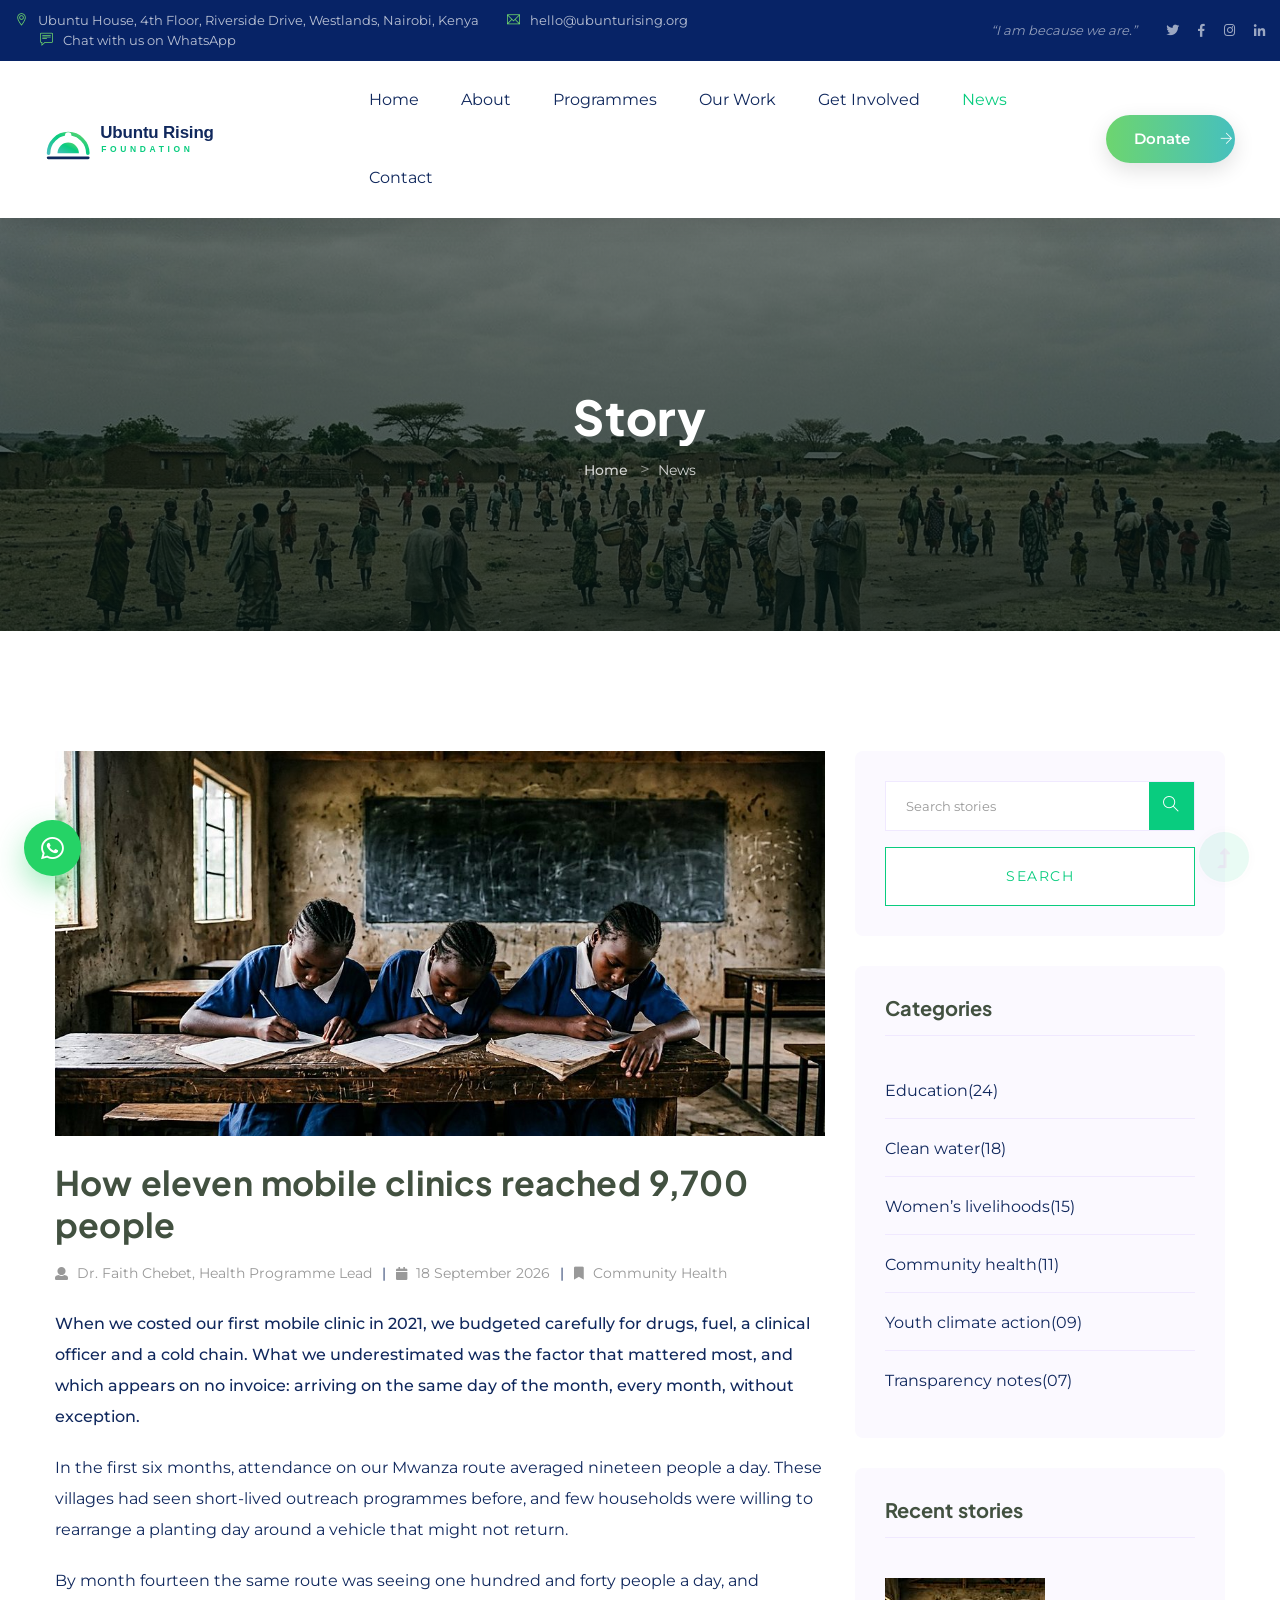
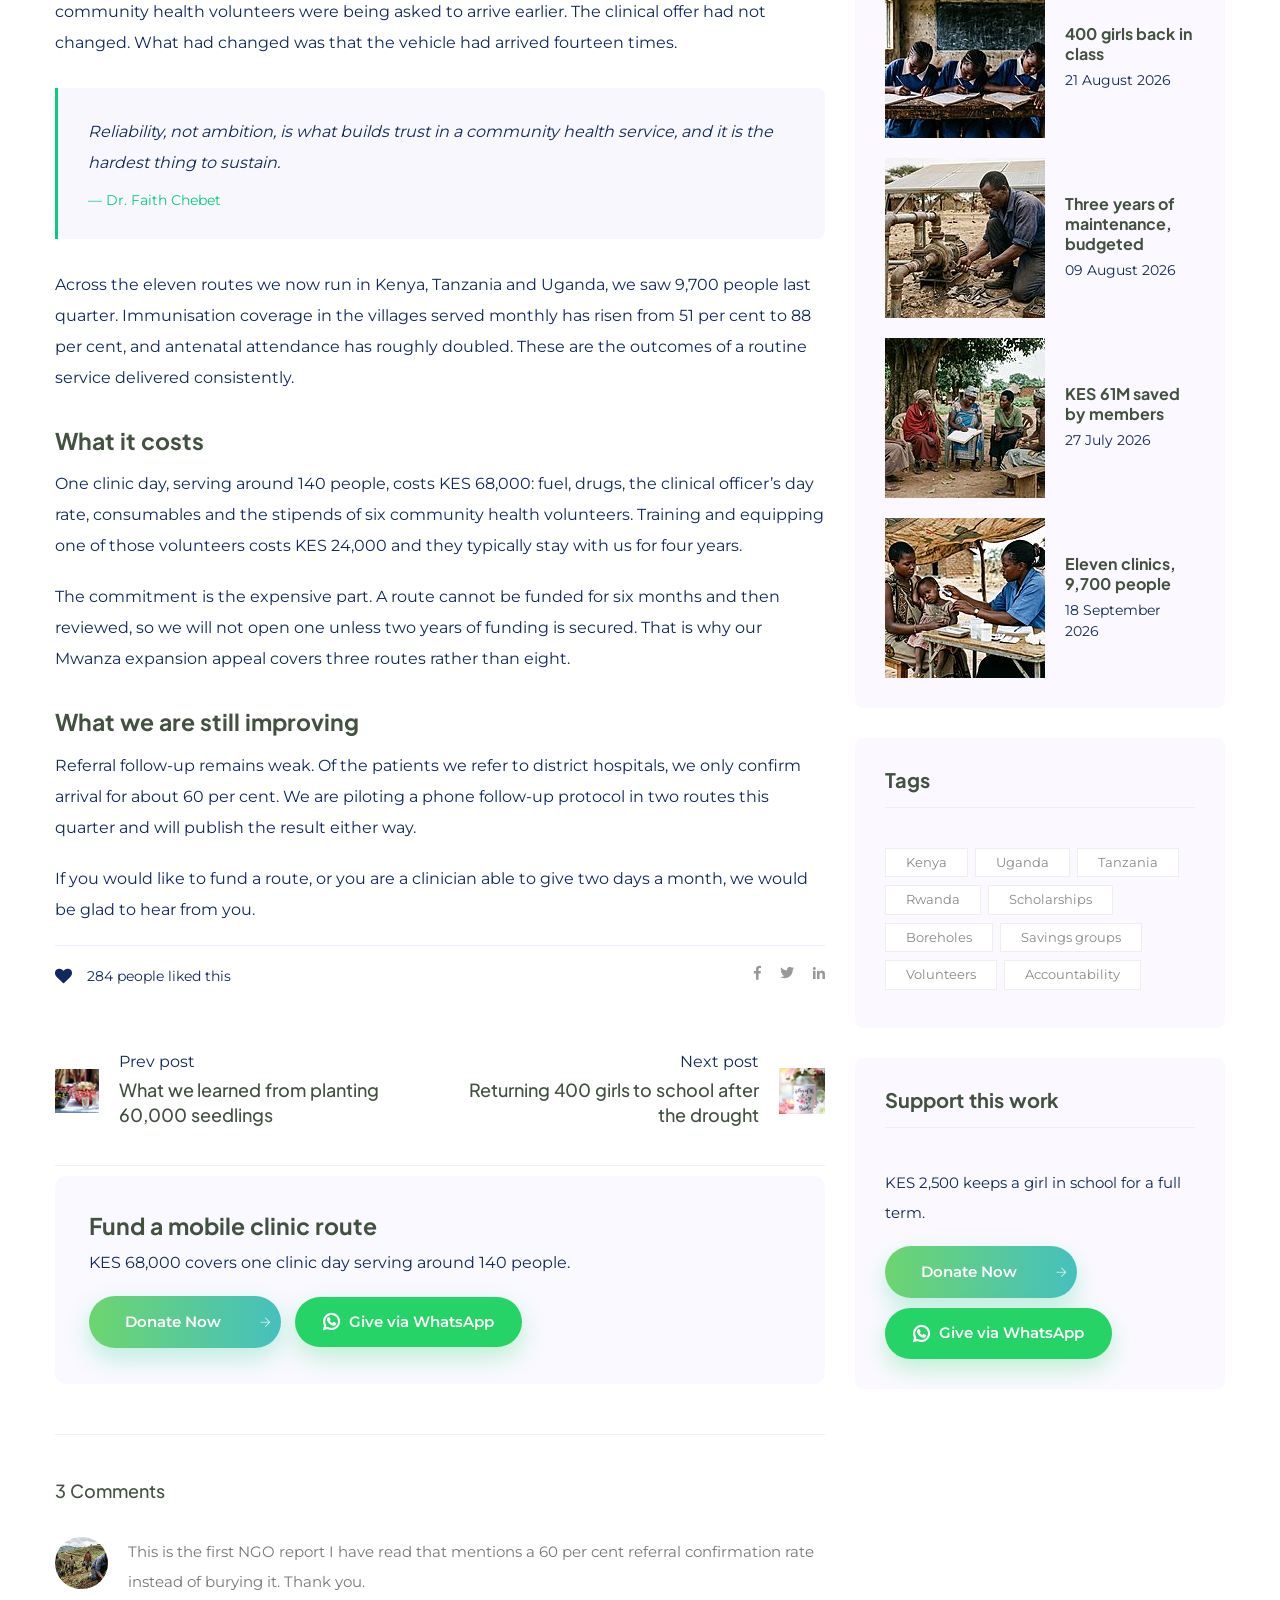
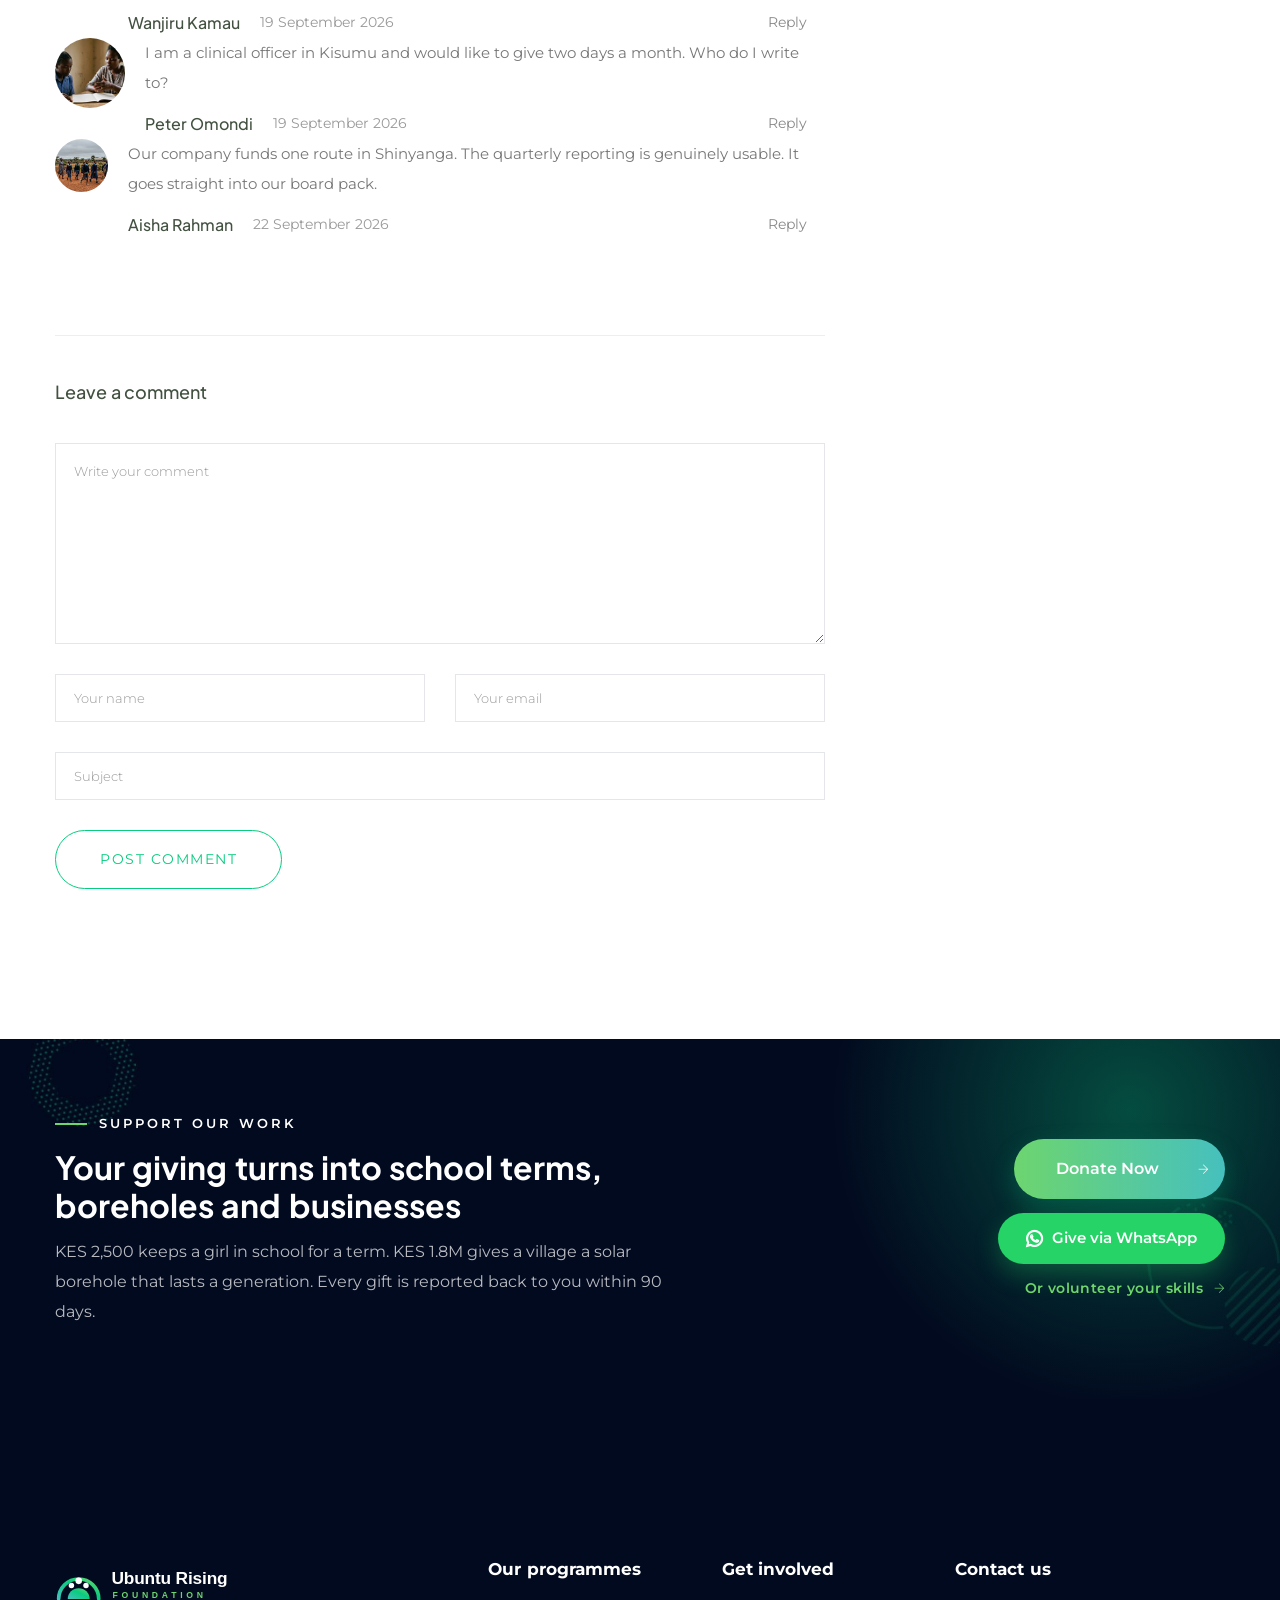
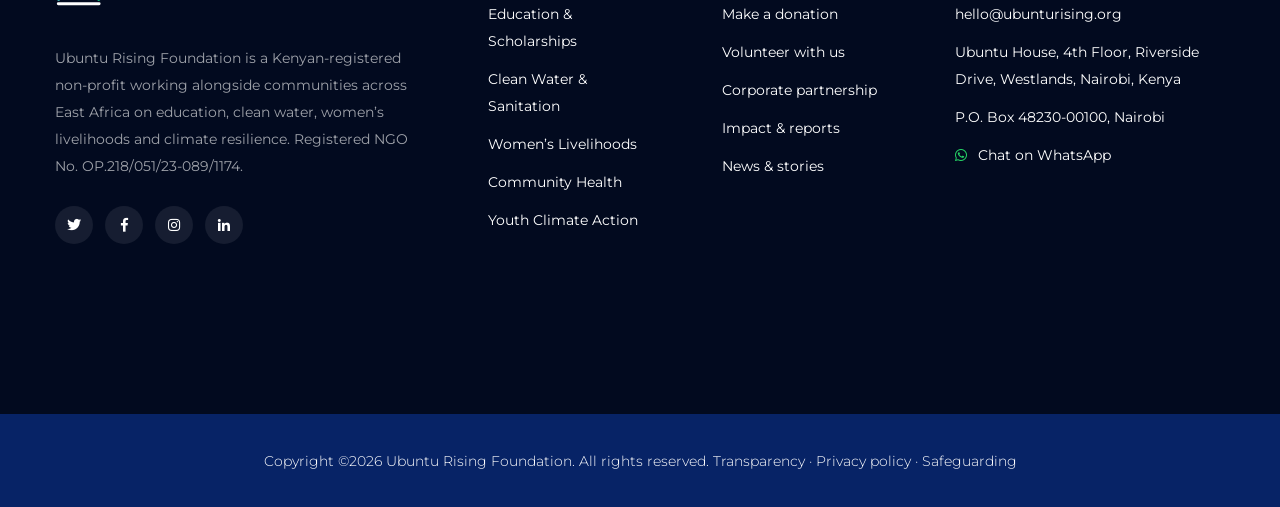
<file: blog_details.html>
<!doctype html>
<html class="no-js" lang="en">

<head>
    <meta charset="utf-8">
    <meta http-equiv="x-ua-compatible" content="ie=edge">
    <title>What eleven mobile clinics taught us about trust | Ubuntu Rising Foundation</title>
    <meta name="description" content="Our community health teams reached 9,700 people last quarter. The hardest part was never the medicine.">
    <meta name="viewport" content="width=device-width, initial-scale=1">
    <meta property="og:title" content="What eleven mobile clinics taught us about trust | Ubuntu Rising Foundation">
    <meta property="og:description" content="Our community health teams reached 9,700 people last quarter. The hardest part was never the medicine.">
    <meta property="og:type" content="website">
    <meta property="og:image" content="assets/img/hero/h1_hero1.jpg">
    <link rel="shortcut icon" type="image/svg+xml" href="assets/img/logo/mark.svg">

    <!-- CSS here -->
    <link rel="preload" href="assets/fonts/webfonts/plus-jakarta-sans-latin-700-normal.woff2" as="font" type="font/woff2" crossorigin>
    <link rel="preload" href="assets/fonts/webfonts/montserrat-latin-400-normal.woff2" as="font" type="font/woff2" crossorigin>
    <link rel="stylesheet" href="assets/css/bundle.min.css?v=679e28f1ff">
</head>

<body>
    <!-- Preloader Start -->
    <div id="preloader-active">
        <div class="preloader d-flex align-items-center justify-content-center">
            <div class="preloader-inner position-relative">
                <div class="preloader-circle"></div>
                <div class="preloader-img pere-text">
                    <img src="assets/img/logo/mark.svg" alt="Ubuntu Rising Foundation">
                </div>
            </div>
        </div>
    </div>
    <!-- Preloader End -->

    <header>
        <div class="header-area">
            <div class="main-header">
                <div class="header-top d-none d-lg-block">
                    <div class="container-fluid">
                        <div class="row align-items-center">
                            <div class="col-lg-7">
                                <div class="header-info-left">
                                    <span><i class="ti-location-pin"></i> Ubuntu House, 4th Floor, Riverside Drive, Westlands, Nairobi, Kenya</span>
                                    <span class="ml-25"><i class="ti-email"></i> <a href="mailto:hello@ubunturising.org">hello@ubunturising.org</a></span>
                                    <span class="ml-25"><i class="ti-comment-alt"></i> <a href="https://wa.me/254112272061" target="_blank" rel="noopener">Chat with us on WhatsApp</a></span>
                                </div>
                            </div>
                            <div class="col-lg-5">
                                <div class="header-info-right text-right">
                                    <span class="urf-tagline">&ldquo;I am because we are.&rdquo;</span>
                                    <a href="#" aria-label="Ubuntu Rising on X"><i class="fab fa-twitter"></i></a>
                                    <a href="#" aria-label="Ubuntu Rising on Facebook"><i class="fab fa-facebook-f"></i></a>
                                    <a href="#" aria-label="Ubuntu Rising on Instagram"><i class="fab fa-instagram"></i></a>
                                    <a href="#" aria-label="Ubuntu Rising on LinkedIn"><i class="fab fa-linkedin-in"></i></a>
                                </div>
                            </div>
                        </div>
                    </div>
                </div>
                <div class="header-bottom header-sticky">
                    <div class="container-fluid">
                        <div class="row align-items-center">
                            <div class="col-xl-3 col-lg-3 col-md-6 col-6">
                                <div class="logo">
                                    <a href="index.html"><img src="assets/img/logo/logo.svg" alt="Ubuntu Rising Foundation" width="230" height="50"></a>
                                </div>
                            </div>
                            <div class="col-xl-9 col-lg-9">
                                <div class="menu-wrapper d-flex align-items-center justify-content-end">
                                    <div class="main-menu d-none d-lg-block">
                                        <nav>
                                            <ul id="navigation">
                                                <li><a href="index.html">Home</a></li>
                                                <li><a href="about.html">About</a></li>
                                                <li><a href="programmes.html">Programmes</a></li>
                                                <li><a href="projects.html">Our Work</a><ul class="submenu"><li><a href="projects.html">Current Projects</a></li><li><a href="impact.html">Impact & Transparency</a></li></ul></li>
                                                <li><a href="volunteer.html">Get Involved</a><ul class="submenu"><li><a href="volunteer.html">Volunteer</a></li><li><a href="partners.html">Corporate Partners</a></li></ul></li>
                                                <li class="active"><a href="blog.html">News</a><ul class="submenu"><li><a href="blog.html">Latest News</a></li><li><a href="blog_details.html">Story Detail</a></li></ul></li>
                                                <li><a href="contact.html">Contact</a></li>
                                            </ul>
                                        </nav>
                                    </div>
                                    <div class="header-right-btn d-none d-lg-block ml-20">
                                        <a href="donate.html" class="btn header-btn urf-btn-pulse">Donate <i class="ti-arrow-right"></i></a>
                                    </div>
                                </div>
                            </div>
                            <div class="col-12">
                                <div class="mobile_menu d-block d-lg-none"></div>
                            </div>
                        </div>
                    </div>
                </div>
            </div>
        </div>
    </header>
    <main>
        <!-- Page title -->
        <div class="bradcam_area bradcam2">
            <div class="container">
                <div class="row">
                    <div class="col-xl-12">
                        <div class="bradcam_text text-center">
                            <h3>Story</h3>
                            <nav aria-label="breadcrumb">
                                <ol class="breadcrumb justify-content-center">
                                    <li class="breadcrumb-item"><a href="index.html">Home</a></li>
                                    <li class="breadcrumb-item active" aria-current="page">News</li>
                                </ol>
                            </nav>
                        </div>
                    </div>
                </div>
            </div>
        </div>
        <!-- Page title end -->

        <section class="blog_area single-post-area section-padding">
            <div class="container">
                <div class="row">
                    <div class="col-lg-8 posts-list">
                        <div class="single-post">
                            <div class="feature-img">
                                <img class="img-fluid" src="assets/img/blog/single_blog_1.jpg"
                                     alt="Community health volunteers running a mobile clinic" loading="lazy" decoding="async">
                            </div>
                            <div class="blog_details">
                                <h2>How eleven mobile clinics reached 9,700 people</h2>
                                <ul class="blog-info-link mt-3 mb-4">
                                    <li><a href="#"><i class="fa fa-user"></i> Dr. Faith Chebet, Health Programme Lead</a></li>
                                    <li><a href="#"><i class="fa fa-calendar"></i> 18 September 2026</a></li>
                                    <li><a href="#"><i class="fa fa-bookmark"></i> Community Health</a></li>
                                </ul>
                                <p class="excert">When we costed our first mobile clinic in 2021, we budgeted carefully
                                    for drugs, fuel, a clinical officer and a cold chain. What we underestimated was the
                                    factor that mattered most, and which appears on no invoice: arriving on the same day
                                    of the month, every month, without exception.</p>
                                <p>In the first six months, attendance on our Mwanza route averaged nineteen people a
                                    day. These villages had seen short-lived outreach programmes before, and few
                                    households were willing to rearrange a planting day around a vehicle that might not
                                    return.</p>
                                <p>By month fourteen the same route was seeing one hundred and forty people a day, and
                                    community health volunteers were being asked to arrive earlier. The clinical offer
                                    had not changed. What had changed was that the vehicle had arrived fourteen times.</p>
                                <blockquote class="blockquote">
                                    <p class="mb-0">Reliability, not ambition, is what builds trust in a community
                                        health service, and it is the hardest thing to sustain.</p>
                                    <footer class="blockquote-footer">Dr. Faith Chebet</footer>
                                </blockquote>
                                <p>Across the eleven routes we now run in Kenya, Tanzania and Uganda, we saw 9,700
                                    people last quarter. Immunisation coverage in the villages served monthly has risen
                                    from 51 per cent to 88 per cent, and antenatal attendance has roughly doubled. These
                                    are the outcomes of a routine service delivered consistently.</p>
                                <h3>What it costs</h3>
                                <p>One clinic day, serving around 140 people, costs KES 68,000: fuel, drugs, the clinical
                                    officer&rsquo;s day rate, consumables and the stipends of six community health
                                    volunteers. Training and equipping one of those volunteers costs KES 24,000 and they
                                    typically stay with us for four years.</p>
                                <p>The commitment is the expensive part. A route cannot be funded for six months and
                                    then reviewed, so we will not open one unless two years of funding is secured. That
                                    is why our Mwanza expansion appeal covers three routes rather than eight.</p>
                                <h3>What we are still improving</h3>
                                <p>Referral follow-up remains weak. Of the patients we refer to district hospitals,
                                    we only confirm arrival for about 60 per cent. We are piloting a phone follow-up
                                    protocol in two routes this quarter and will publish the result either way.</p>
                                <p>If you would like to fund a route, or you are a clinician able to give two days a
                                    month, we would be glad to hear from you.</p>
                            </div>
                        </div>

                        <div class="navigation-top">
                            <div class="d-sm-flex justify-content-between text-center">
                                <p class="like-info"><span class="align-middle"><i class="fa fa-heart"></i></span> 284 people liked this</p>
                                <div class="col-sm-4 text-center my-2 my-sm-0"></div>
                                <ul class="social-icons">
                                    <li><a href="#"><i class="fab fa-facebook-f"></i></a></li>
                                    <li><a href="#"><i class="fab fa-twitter"></i></a></li>
                                    <li><a href="#"><i class="fab fa-linkedin-in"></i></a></li>
                                </ul>
                            </div>
                            <div class="navigation-area">
                                <div class="row">
                                    <div class="col-lg-6 col-md-6 col-sm-6 col-12 nav-left flex-row d-flex justify-content-start align-items-center">
                                        <div class="thumb"><a href="blog_details.html"><img class="img-fluid" src="assets/img/post/preview.png" alt="" loading="lazy" decoding="async"></a></div>
                                        <div class="arrow"><a href="blog_details.html"><span class="lnr text-white ti-arrow-left"></span></a></div>
                                        <div class="detials"><p>Prev post</p><a href="blog_details.html"><h4>What we learned from planting 60,000 seedlings</h4></a></div>
                                    </div>
                                    <div class="col-lg-6 col-md-6 col-sm-6 col-12 nav-right flex-row d-flex justify-content-end align-items-center">
                                        <div class="detials"><p>Next post</p><a href="blog_details.html"><h4>Returning 400 girls to school after the drought</h4></a></div>
                                        <div class="arrow"><a href="blog_details.html"><span class="lnr text-white ti-arrow-right"></span></a></div>
                                        <div class="thumb"><a href="blog_details.html"><img class="img-fluid" src="assets/img/post/next.png" alt="" loading="lazy" decoding="async"></a></div>
                                    </div>
                                </div>
                            </div>
                        </div>

                        <div class="urf-post-cta">
                            <h3>Fund a mobile clinic route</h3>
                            <p>KES 68,000 covers one clinic day serving around 140 people.</p>
                            <div class="urf-btn-row">
                                <a href="donate.html" class="btn urf-btn-solid">Donate now <i class="ti-arrow-right"></i></a>
                                <a href="https://wa.me/254112272061?text=Hello%20Ubuntu%20Rising%2C%20I%27d%20like%20to%20make%20a%20donation." target="_blank" rel="noopener" class="urf-btn-wa"><i class="fab fa-whatsapp"></i> Give via WhatsApp</a>
                            </div>
                        </div>

                        <div class="comments-area">
                            <h4>3 Comments</h4>
                            <div class="comment-list">
                                <div class="single-comment justify-content-between d-flex">
                                    <div class="user justify-content-between d-flex">
                                        <div class="thumb"><img src="assets/img/post/post_5.jpg" alt="" loading="lazy" decoding="async"></div>
                                        <div class="desc">
                                            <p class="comment">This is the first NGO report I have read that mentions a
                                                60 per cent referral confirmation rate instead of burying it. Thank you.</p>
                                            <div class="d-flex justify-content-between">
                                                <div class="d-flex align-items-center">
                                                    <h5><a href="#">Wanjiru Kamau</a></h5>
                                                    <p class="date">19 September 2026</p>
                                                </div>
                                                <div class="reply-btn"><a href="#" class="btn-reply">Reply</a></div>
                                            </div>
                                        </div>
                                    </div>
                                </div>
                                <div class="single-comment justify-content-between d-flex">
                                    <div class="user justify-content-between d-flex">
                                        <div class="thumb"><img src="assets/img/post/post_6.jpg" alt="" loading="lazy" decoding="async"></div>
                                        <div class="desc">
                                            <p class="comment">I am a clinical officer in Kisumu and would like to give
                                                two days a month. Who do I write to?</p>
                                            <div class="d-flex justify-content-between">
                                                <div class="d-flex align-items-center">
                                                    <h5><a href="#">Peter Omondi</a></h5>
                                                    <p class="date">19 September 2026</p>
                                                </div>
                                                <div class="reply-btn"><a href="volunteer.html" class="btn-reply">Reply</a></div>
                                            </div>
                                        </div>
                                    </div>
                                </div>
                                <div class="single-comment justify-content-between d-flex">
                                    <div class="user justify-content-between d-flex">
                                        <div class="thumb"><img src="assets/img/post/post_7.jpg" alt="" loading="lazy" decoding="async"></div>
                                        <div class="desc">
                                            <p class="comment">Our company funds one route in Shinyanga. The quarterly
                                                reporting is genuinely usable. It goes straight into our board pack.</p>
                                            <div class="d-flex justify-content-between">
                                                <div class="d-flex align-items-center">
                                                    <h5><a href="#">Aisha Rahman</a></h5>
                                                    <p class="date">22 September 2026</p>
                                                </div>
                                                <div class="reply-btn"><a href="#" class="btn-reply">Reply</a></div>
                                            </div>
                                        </div>
                                    </div>
                                </div>
                            </div>
                        </div>

                        <div class="comment-form">
                            <h4>Leave a comment</h4>
                            <form class="form-contact comment_form" action="contact_process.php" method="post" id="commentForm">
                                <div class="row">
                                    <div class="col-12">
                                        <div class="form-group">
                                            <textarea class="form-control w-100" name="message" id="comment" cols="30" rows="9" placeholder="Write your comment"></textarea>
                                        </div>
                                    </div>
                                    <div class="col-sm-6">
                                        <div class="form-group">
                                            <input class="form-control" name="name" id="c-name" type="text" placeholder="Your name">
                                        </div>
                                    </div>
                                    <div class="col-sm-6">
                                        <div class="form-group">
                                            <input class="form-control" name="email" id="c-email" type="email" placeholder="Your email">
                                        </div>
                                    </div>
                                    <div class="col-12">
                                        <div class="form-group">
                                            <input class="form-control" name="subject" id="c-subject" type="text" placeholder="Subject">
                                        </div>
                                    </div>
                                </div>
                                <div class="form-group">
                                    <button type="submit" class="button button-contactForm btn_4 boxed-btn">Post comment</button>
                                </div>
                            </form>
                        </div>
                    </div>
                    <div class="col-lg-4">
                        <div class="blog_right_sidebar">
                            <aside class="single_sidebar_widget search_widget">
                                <form action="#">
                                    <div class="form-group">
                                        <div class="input-group mb-3">
                                            <input type="text" class="form-control" placeholder="Search stories" aria-label="Search stories">
                                            <div class="input-group-append">
                                                <button class="btns" type="button"><i class="ti-search"></i></button>
                                            </div>
                                        </div>
                                    </div>
                                    <button class="button rounded-0 primary-bg text-white w-100 btn_1 boxed-btn" type="submit">Search</button>
                                </form>
                            </aside>
                            <aside class="single_sidebar_widget post_category_widget">
                                <h4 class="widget_title">Categories</h4>
                                <ul class="list cat-list">
                                    <li><a href="#" class="d-flex"><p>Education</p><p>(24)</p></a></li>
                                    <li><a href="#" class="d-flex"><p>Clean water</p><p>(18)</p></a></li>
                                    <li><a href="#" class="d-flex"><p>Women&rsquo;s livelihoods</p><p>(15)</p></a></li>
                                    <li><a href="#" class="d-flex"><p>Community health</p><p>(11)</p></a></li>
                                    <li><a href="#" class="d-flex"><p>Youth climate action</p><p>(09)</p></a></li>
                                    <li><a href="#" class="d-flex"><p>Transparency notes</p><p>(07)</p></a></li>
                                </ul>
                            </aside>
                            <aside class="single_sidebar_widget popular_post_widget">
                                <h3 class="widget_title">Recent stories</h3>
                                <div class="media post_item">
                                    <img src="assets/img/post/post_1.jpg" alt="Classroom in Kakamega" loading="lazy" decoding="async">
                                    <div class="media-body">
                                        <a href="blog_details.html"><h3>400 girls back in class</h3></a>
                                        <p>21 August 2026</p>
                                    </div>
                                </div>
                                <div class="media post_item">
                                    <img src="assets/img/post/post_2.jpg" alt="Water from a borehole" loading="lazy" decoding="async">
                                    <div class="media-body">
                                        <a href="blog_details.html"><h3>Three years of maintenance, budgeted</h3></a>
                                        <p>09 August 2026</p>
                                    </div>
                                </div>
                                <div class="media post_item">
                                    <img src="assets/img/post/post_3.jpg" alt="A woman trader" loading="lazy" decoding="async">
                                    <div class="media-body">
                                        <a href="blog_details.html"><h3>KES 61M saved by members</h3></a>
                                        <p>27 July 2026</p>
                                    </div>
                                </div>
                                <div class="media post_item">
                                    <img src="assets/img/post/post_4.jpg" alt="Mobile health clinic" loading="lazy" decoding="async">
                                    <div class="media-body">
                                        <a href="blog_details.html"><h3>Eleven clinics, 9,700 people</h3></a>
                                        <p>18 September 2026</p>
                                    </div>
                                </div>
                            </aside>
                            <aside class="single_sidebar_widget tag_cloud_widget">
                                <h4 class="widget_title">Tags</h4>
                                <ul class="list">
                                    <li><a href="#">Kenya</a></li>
                                    <li><a href="#">Uganda</a></li>
                                    <li><a href="#">Tanzania</a></li>
                                    <li><a href="#">Rwanda</a></li>
                                    <li><a href="#">Scholarships</a></li>
                                    <li><a href="#">Boreholes</a></li>
                                    <li><a href="#">Savings groups</a></li>
                                    <li><a href="#">Volunteers</a></li>
                                    <li><a href="#">Accountability</a></li>
                                </ul>
                            </aside>
                            <aside class="single_sidebar_widget urf-sidebar-cta">
                                <h4 class="widget_title">Support this work</h4>
                                <p>KES 2,500 keeps a girl in school for a full term.</p>
                                <a href="donate.html" class="btn urf-btn-solid">Donate now <i class="ti-arrow-right"></i></a>
                                <a href="https://wa.me/254112272061?text=Hello%20Ubuntu%20Rising%2C%20I%27d%20like%20to%20make%20a%20donation." target="_blank" rel="noopener" class="urf-btn-wa mt-10"><i class="fab fa-whatsapp"></i> Give via WhatsApp</a>
                            </aside>
                        </div>
                    </div>
                </div>
            </div>
        </section>

        <!-- CTA band -->
        <section class="urf-cta-band">
            <div class="urf-cta-glow" aria-hidden="true"></div>
            <div class="container">
                <div class="row align-items-center">
                    <div class="col-xl-7 col-lg-7">
                        <div class="urf-cta-text">
                            <span class="urf-eyebrow">Support our work</span>
                            <h3>Your giving turns into school terms, boreholes and businesses</h3>
                            <p>KES 2,500 keeps a girl in school for a term. KES 1.8M gives a village a solar borehole
                                that lasts a generation. Every gift is reported back to you within 90 days.</p>
                        </div>
                    </div>
                    <div class="col-xl-5 col-lg-5">
                        <div class="urf-cta-actions">
                            <a href="donate.html" class="btn urf-btn-solid urf-btn-lg">Donate now <i class="ti-arrow-right"></i></a>
                            <a href="https://wa.me/254112272061?text=Hello%20Ubuntu%20Rising%2C%20I%27d%20like%20to%20make%20a%20donation." target="_blank" rel="noopener" class="urf-btn-wa">
                                <i class="fab fa-whatsapp"></i> Give via WhatsApp
                            </a>
                            <a href="volunteer.html" class="urf-link-arrow">Or volunteer your skills <i class="ti-arrow-right"></i></a>
                        </div>
                    </div>
                </div>
            </div>
        </section>
        <!-- CTA band end -->
    </main>

    <footer>
        <div class="footer-wrapper">
            <div class="footer-area footer-padding">
                <div class="container">
                    <div class="row justify-content-between">
                        <div class="col-xl-4 col-lg-4 col-md-8 col-sm-8">
                            <div class="single-footer-caption mb-50">
                                <div class="single-footer-caption mb-30">
                                    <div class="footer-logo mb-35">
                                        <a href="index.html"><img src="assets/img/logo/logo-white.svg" alt="Ubuntu Rising Foundation" width="235" height="51"></a>
                                    </div>
                                    <div class="footer-tittle">
                                        <div class="footer-pera">
                                            <p>Ubuntu Rising Foundation is a Kenyan-registered non-profit working alongside
                                                communities across East Africa on education, clean water, women&rsquo;s
                                                livelihoods and climate resilience. Registered NGO No. OP.218/051/23-089/1174.</p>
                                        </div>
                                    </div>
                                    <div class="footer-social">
                                        <a href="#" aria-label="X"><i class="fab fa-twitter"></i></a>
                                        <a href="#" aria-label="Facebook"><i class="fab fa-facebook-f"></i></a>
                                        <a href="#" aria-label="Instagram"><i class="fab fa-instagram"></i></a>
                                        <a href="#" aria-label="LinkedIn"><i class="fab fa-linkedin-in"></i></a>
                                    </div>
                                </div>
                            </div>
                        </div>
                        <div class="col-xl-2 col-lg-2 col-md-4 col-sm-4">
                            <div class="single-footer-caption mb-50">
                                <div class="footer-tittle">
                                    <h4>Our programmes</h4>
                                    <ul>
                                        <li><a href="programmes.html#education">Education &amp; Scholarships</a></li>
                                        <li><a href="programmes.html#water">Clean Water &amp; Sanitation</a></li>
                                        <li><a href="programmes.html#women">Women&rsquo;s Livelihoods</a></li>
                                        <li><a href="programmes.html#health">Community Health</a></li>
                                        <li><a href="programmes.html#climate">Youth Climate Action</a></li>
                                    </ul>
                                </div>
                            </div>
                        </div>
                        <div class="col-xl-2 col-lg-2 col-md-4 col-sm-4">
                            <div class="single-footer-caption mb-50">
                                <div class="footer-tittle">
                                    <h4>Get involved</h4>
                                    <ul>
                                        <li><a href="donate.html">Make a donation</a></li>
                                        <li><a href="volunteer.html">Volunteer with us</a></li>
                                        <li><a href="partners.html">Corporate partnership</a></li>
                                        <li><a href="impact.html">Impact &amp; reports</a></li>
                                        <li><a href="blog.html">News &amp; stories</a></li>
                                    </ul>
                                </div>
                            </div>
                        </div>
                        <div class="col-xl-3 col-lg-3 col-md-6 col-sm-4">
                            <div class="single-footer-caption mb-50">
                                <div class="footer-tittle">
                                    <h4>Contact us</h4>
                                    <ul>
                                        <li><a href="mailto:hello@ubunturising.org">hello@ubunturising.org</a></li>
                                        <li><a href="#">Ubuntu House, 4th Floor, Riverside Drive, Westlands, Nairobi, Kenya</a></li>
                                        <li><a href="#">P.O. Box 48230-00100, Nairobi</a></li>
                                        <li><a href="https://wa.me/254112272061" target="_blank" rel="noopener"><i class="fab fa-whatsapp"></i> Chat on WhatsApp</a></li>
                                    </ul>
                                </div>
                            </div>
                        </div>
                    </div>
                </div>
            </div>
            <div class="footer-bottom-area">
                <div class="container">
                    <div class="footer-border">
                        <div class="row d-flex align-items-center">
                            <div class="col-xl-12">
                                <div class="footer-copy-right text-center">
                                    <p>Copyright &copy;<script>document.write(new Date().getFullYear());</script> Ubuntu Rising Foundation. All rights reserved.
                                        <a href="impact.html">Transparency</a> &middot; <a href="#">Privacy policy</a> &middot; <a href="#">Safeguarding</a></p>
                                </div>
                            </div>
                        </div>
                    </div>
                </div>
            </div>
        </div>
    </footer>

    <!-- Floating WhatsApp -->
    <a class="urf-wa-float" href="https://wa.me/254112272061" target="_blank" rel="noopener" aria-label="Chat with Ubuntu Rising on WhatsApp">
        <i class="fab fa-whatsapp"></i>
        <span>Chat with us</span>
    </a>

    <div id="back-top">
        <a title="Go to Top" href="#"> <i class="fas fa-level-up-alt"></i></a>
    </div>

    <!-- JS here -->
    <script src="assets/js/bundle.min.js?v=679e28f1ff" defer></script>
</body>

</html>
</file>
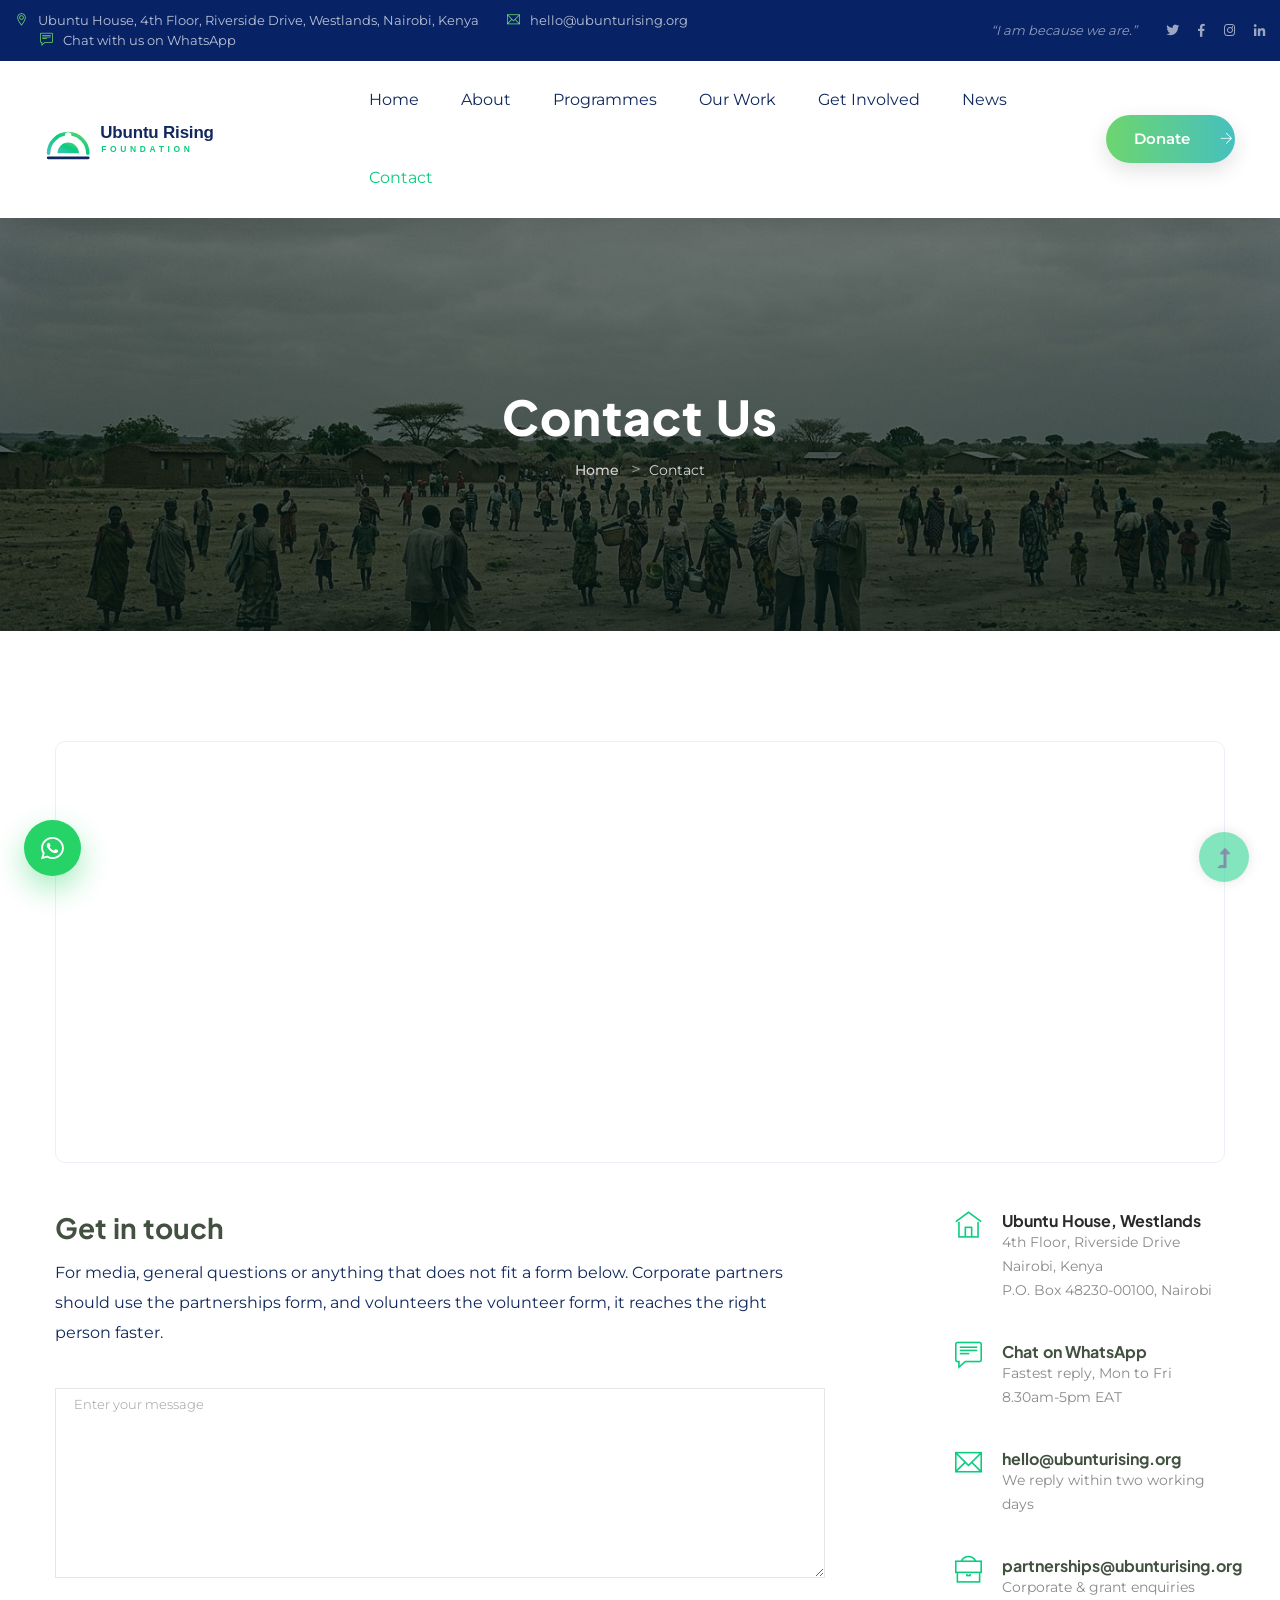
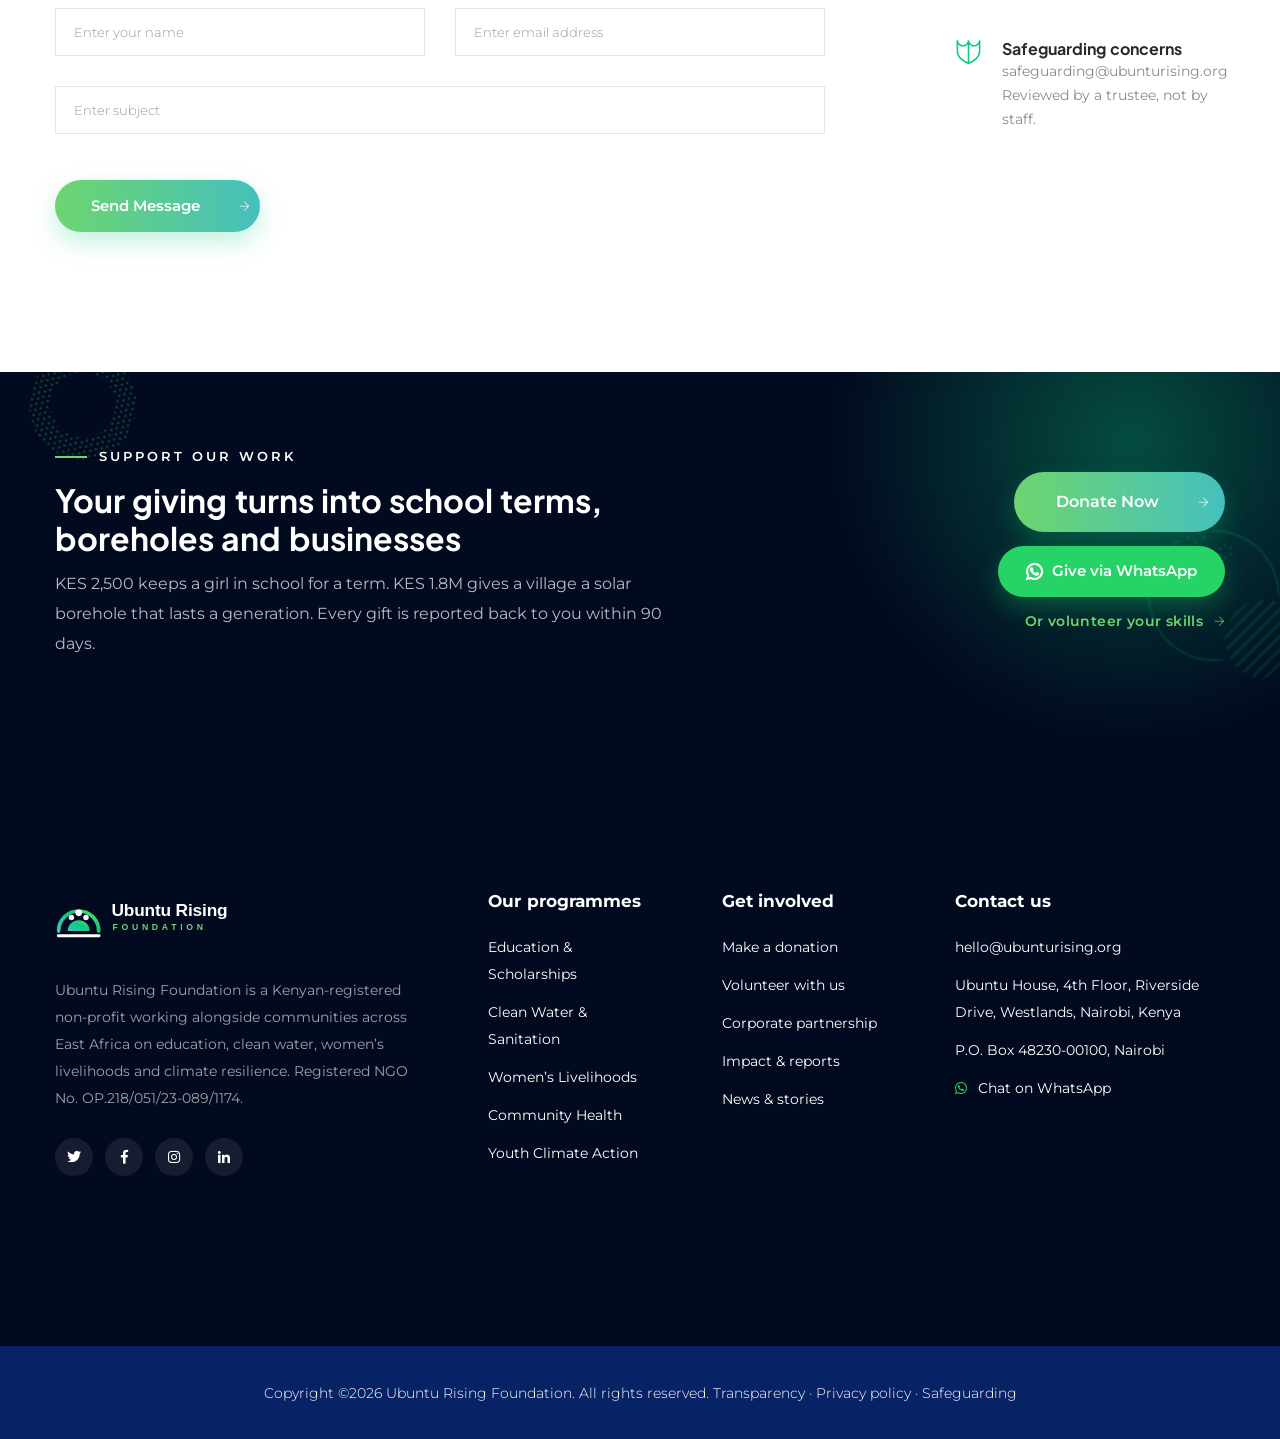
<file: contact.html>
<!doctype html>
<html class="no-js" lang="en">

<head>
    <meta charset="utf-8">
    <meta http-equiv="x-ua-compatible" content="ie=edge">
    <title>Contact Us | Ubuntu Rising Foundation</title>
    <meta name="description" content="Ubuntu House, Riverside Drive, Westlands, Nairobi. Phone, email and safeguarding contacts for Ubuntu Rising Foundation.">
    <meta name="viewport" content="width=device-width, initial-scale=1">
    <meta property="og:title" content="Contact Us | Ubuntu Rising Foundation">
    <meta property="og:description" content="Ubuntu House, Riverside Drive, Westlands, Nairobi. Phone, email and safeguarding contacts for Ubuntu Rising Foundation.">
    <meta property="og:type" content="website">
    <meta property="og:image" content="assets/img/hero/h1_hero1.jpg">
    <link rel="shortcut icon" type="image/svg+xml" href="assets/img/logo/mark.svg">

    <!-- CSS here -->
    <link rel="preload" href="assets/fonts/webfonts/plus-jakarta-sans-latin-700-normal.woff2" as="font" type="font/woff2" crossorigin>
    <link rel="preload" href="assets/fonts/webfonts/montserrat-latin-400-normal.woff2" as="font" type="font/woff2" crossorigin>
    <link rel="stylesheet" href="assets/css/bundle.min.css?v=679e28f1ff">
</head>

<body>
    <!-- Preloader Start -->
    <div id="preloader-active">
        <div class="preloader d-flex align-items-center justify-content-center">
            <div class="preloader-inner position-relative">
                <div class="preloader-circle"></div>
                <div class="preloader-img pere-text">
                    <img src="assets/img/logo/mark.svg" alt="Ubuntu Rising Foundation">
                </div>
            </div>
        </div>
    </div>
    <!-- Preloader End -->

    <header>
        <div class="header-area">
            <div class="main-header">
                <div class="header-top d-none d-lg-block">
                    <div class="container-fluid">
                        <div class="row align-items-center">
                            <div class="col-lg-7">
                                <div class="header-info-left">
                                    <span><i class="ti-location-pin"></i> Ubuntu House, 4th Floor, Riverside Drive, Westlands, Nairobi, Kenya</span>
                                    <span class="ml-25"><i class="ti-email"></i> <a href="mailto:hello@ubunturising.org">hello@ubunturising.org</a></span>
                                    <span class="ml-25"><i class="ti-comment-alt"></i> <a href="https://wa.me/254112272061" target="_blank" rel="noopener">Chat with us on WhatsApp</a></span>
                                </div>
                            </div>
                            <div class="col-lg-5">
                                <div class="header-info-right text-right">
                                    <span class="urf-tagline">&ldquo;I am because we are.&rdquo;</span>
                                    <a href="#" aria-label="Ubuntu Rising on X"><i class="fab fa-twitter"></i></a>
                                    <a href="#" aria-label="Ubuntu Rising on Facebook"><i class="fab fa-facebook-f"></i></a>
                                    <a href="#" aria-label="Ubuntu Rising on Instagram"><i class="fab fa-instagram"></i></a>
                                    <a href="#" aria-label="Ubuntu Rising on LinkedIn"><i class="fab fa-linkedin-in"></i></a>
                                </div>
                            </div>
                        </div>
                    </div>
                </div>
                <div class="header-bottom header-sticky">
                    <div class="container-fluid">
                        <div class="row align-items-center">
                            <div class="col-xl-3 col-lg-3 col-md-6 col-6">
                                <div class="logo">
                                    <a href="index.html"><img src="assets/img/logo/logo.svg" alt="Ubuntu Rising Foundation" width="230" height="50"></a>
                                </div>
                            </div>
                            <div class="col-xl-9 col-lg-9">
                                <div class="menu-wrapper d-flex align-items-center justify-content-end">
                                    <div class="main-menu d-none d-lg-block">
                                        <nav>
                                            <ul id="navigation">
                                                <li><a href="index.html">Home</a></li>
                                                <li><a href="about.html">About</a></li>
                                                <li><a href="programmes.html">Programmes</a></li>
                                                <li><a href="projects.html">Our Work</a><ul class="submenu"><li><a href="projects.html">Current Projects</a></li><li><a href="impact.html">Impact & Transparency</a></li></ul></li>
                                                <li><a href="volunteer.html">Get Involved</a><ul class="submenu"><li><a href="volunteer.html">Volunteer</a></li><li><a href="partners.html">Corporate Partners</a></li></ul></li>
                                                <li><a href="blog.html">News</a><ul class="submenu"><li><a href="blog.html">Latest News</a></li><li><a href="blog_details.html">Story Detail</a></li></ul></li>
                                                <li class="active"><a href="contact.html">Contact</a></li>
                                            </ul>
                                        </nav>
                                    </div>
                                    <div class="header-right-btn d-none d-lg-block ml-20">
                                        <a href="donate.html" class="btn header-btn urf-btn-pulse">Donate <i class="ti-arrow-right"></i></a>
                                    </div>
                                </div>
                            </div>
                            <div class="col-12">
                                <div class="mobile_menu d-block d-lg-none"></div>
                            </div>
                        </div>
                    </div>
                </div>
            </div>
        </div>
    </header>
    <main>
        <!-- Page title -->
        <div class="bradcam_area bradcam3">
            <div class="container">
                <div class="row">
                    <div class="col-xl-12">
                        <div class="bradcam_text text-center">
                            <h3>Contact Us</h3>
                            <nav aria-label="breadcrumb">
                                <ol class="breadcrumb justify-content-center">
                                    <li class="breadcrumb-item"><a href="index.html">Home</a></li>
                                    <li class="breadcrumb-item active" aria-current="page">Contact</li>
                                </ol>
                            </nav>
                        </div>
                    </div>
                </div>
            </div>
        </div>
        <!-- Page title end -->

        <section class="contact-section urf-section">
            <div class="container">
                <div class="row mb-5">
                    <div class="col-12">
                        <div class="urf-map">
                            <iframe title="Ubuntu Rising Foundation, Riverside Drive, Westlands, Nairobi"
                                src="https://www.openstreetmap.org/export/embed.html?bbox=36.7960%2C-1.2760%2C36.8200%2C-1.2560&amp;layer=mapnik&amp;marker=-1.2660%2C36.8080"
                                loading="lazy" referrerpolicy="no-referrer-when-downgrade"></iframe>
                        </div>
                    </div>
                </div>
                <div class="row">
                    <div class="col-lg-8">
                        <h2 class="contact-title">Get in touch</h2>
                        <p class="mb-40">For media, general questions or anything that does not fit a form below.
                            Corporate partners should use the <a href="partners.html">partnerships form</a>, and
                            volunteers the <a href="volunteer.html">volunteer form</a>, it reaches the right
                            person faster.</p>
                        <form class="form-contact contact_form" action="contact_process.php" method="post" id="contactForm" novalidate="novalidate">
                            <div class="row">
                                <div class="col-12">
                                    <div class="form-group">
                                        <textarea class="form-control w-100" name="message" id="message" cols="30" rows="9"
                                            placeholder="Enter your message"></textarea>
                                    </div>
                                </div>
                                <div class="col-sm-6">
                                    <div class="form-group">
                                        <input class="form-control valid" name="name" id="name" type="text" placeholder="Enter your name">
                                    </div>
                                </div>
                                <div class="col-sm-6">
                                    <div class="form-group">
                                        <input class="form-control valid" name="email" id="email" type="email" placeholder="Enter email address">
                                    </div>
                                </div>
                                <div class="col-12">
                                    <div class="form-group">
                                        <input class="form-control" name="subject" id="subject" type="text" placeholder="Enter subject">
                                    </div>
                                </div>
                            </div>
                            <div class="form-group mt-3">
                                <button type="submit" class="btn urf-btn-solid">Send message <i class="ti-arrow-right"></i></button>
                            </div>
                        </form>
                    </div>
                    <div class="col-lg-3 offset-lg-1">
                        <div class="media contact-info">
                            <span class="contact-info__icon"><i class="ti-home"></i></span>
                            <div class="media-body">
                                <h3>Ubuntu House, Westlands</h3>
                                <p>4th Floor, Riverside Drive<br>Nairobi, Kenya<br>P.O. Box 48230-00100, Nairobi</p>
                            </div>
                        </div>
                        <div class="media contact-info">
                            <span class="contact-info__icon"><i class="ti-comment-alt"></i></span>
                            <div class="media-body">
                                <h3><a href="https://wa.me/254112272061" target="_blank" rel="noopener">Chat on WhatsApp</a></h3>
                                <p>Fastest reply, Mon to Fri 8.30am-5pm EAT</p>
                            </div>
                        </div>
                        <div class="media contact-info">
                            <span class="contact-info__icon"><i class="ti-email"></i></span>
                            <div class="media-body">
                                <h3><a href="mailto:hello@ubunturising.org">hello@ubunturising.org</a></h3>
                                <p>We reply within two working days</p>
                            </div>
                        </div>
                        <div class="media contact-info">
                            <span class="contact-info__icon"><i class="ti-briefcase"></i></span>
                            <div class="media-body">
                                <h3><a href="mailto:partnerships@ubunturising.org">partnerships@ubunturising.org</a></h3>
                                <p>Corporate &amp; grant enquiries</p>
                            </div>
                        </div>
                        <div class="media contact-info">
                            <span class="contact-info__icon"><i class="ti-shield"></i></span>
                            <div class="media-body">
                                <h3>Safeguarding concerns</h3>
                                <p>safeguarding@ubunturising.org<br>Reviewed by a trustee, not by staff.</p>
                            </div>
                        </div>
                    </div>
                </div>
            </div>
        </section>

        <!-- CTA band -->
        <section class="urf-cta-band">
            <div class="urf-cta-glow" aria-hidden="true"></div>
            <div class="container">
                <div class="row align-items-center">
                    <div class="col-xl-7 col-lg-7">
                        <div class="urf-cta-text">
                            <span class="urf-eyebrow">Support our work</span>
                            <h3>Your giving turns into school terms, boreholes and businesses</h3>
                            <p>KES 2,500 keeps a girl in school for a term. KES 1.8M gives a village a solar borehole
                                that lasts a generation. Every gift is reported back to you within 90 days.</p>
                        </div>
                    </div>
                    <div class="col-xl-5 col-lg-5">
                        <div class="urf-cta-actions">
                            <a href="donate.html" class="btn urf-btn-solid urf-btn-lg">Donate now <i class="ti-arrow-right"></i></a>
                            <a href="https://wa.me/254112272061?text=Hello%20Ubuntu%20Rising%2C%20I%27d%20like%20to%20make%20a%20donation." target="_blank" rel="noopener" class="urf-btn-wa">
                                <i class="fab fa-whatsapp"></i> Give via WhatsApp
                            </a>
                            <a href="volunteer.html" class="urf-link-arrow">Or volunteer your skills <i class="ti-arrow-right"></i></a>
                        </div>
                    </div>
                </div>
            </div>
        </section>
        <!-- CTA band end -->
    </main>

    <footer>
        <div class="footer-wrapper">
            <div class="footer-area footer-padding">
                <div class="container">
                    <div class="row justify-content-between">
                        <div class="col-xl-4 col-lg-4 col-md-8 col-sm-8">
                            <div class="single-footer-caption mb-50">
                                <div class="single-footer-caption mb-30">
                                    <div class="footer-logo mb-35">
                                        <a href="index.html"><img src="assets/img/logo/logo-white.svg" alt="Ubuntu Rising Foundation" width="235" height="51"></a>
                                    </div>
                                    <div class="footer-tittle">
                                        <div class="footer-pera">
                                            <p>Ubuntu Rising Foundation is a Kenyan-registered non-profit working alongside
                                                communities across East Africa on education, clean water, women&rsquo;s
                                                livelihoods and climate resilience. Registered NGO No. OP.218/051/23-089/1174.</p>
                                        </div>
                                    </div>
                                    <div class="footer-social">
                                        <a href="#" aria-label="X"><i class="fab fa-twitter"></i></a>
                                        <a href="#" aria-label="Facebook"><i class="fab fa-facebook-f"></i></a>
                                        <a href="#" aria-label="Instagram"><i class="fab fa-instagram"></i></a>
                                        <a href="#" aria-label="LinkedIn"><i class="fab fa-linkedin-in"></i></a>
                                    </div>
                                </div>
                            </div>
                        </div>
                        <div class="col-xl-2 col-lg-2 col-md-4 col-sm-4">
                            <div class="single-footer-caption mb-50">
                                <div class="footer-tittle">
                                    <h4>Our programmes</h4>
                                    <ul>
                                        <li><a href="programmes.html#education">Education &amp; Scholarships</a></li>
                                        <li><a href="programmes.html#water">Clean Water &amp; Sanitation</a></li>
                                        <li><a href="programmes.html#women">Women&rsquo;s Livelihoods</a></li>
                                        <li><a href="programmes.html#health">Community Health</a></li>
                                        <li><a href="programmes.html#climate">Youth Climate Action</a></li>
                                    </ul>
                                </div>
                            </div>
                        </div>
                        <div class="col-xl-2 col-lg-2 col-md-4 col-sm-4">
                            <div class="single-footer-caption mb-50">
                                <div class="footer-tittle">
                                    <h4>Get involved</h4>
                                    <ul>
                                        <li><a href="donate.html">Make a donation</a></li>
                                        <li><a href="volunteer.html">Volunteer with us</a></li>
                                        <li><a href="partners.html">Corporate partnership</a></li>
                                        <li><a href="impact.html">Impact &amp; reports</a></li>
                                        <li><a href="blog.html">News &amp; stories</a></li>
                                    </ul>
                                </div>
                            </div>
                        </div>
                        <div class="col-xl-3 col-lg-3 col-md-6 col-sm-4">
                            <div class="single-footer-caption mb-50">
                                <div class="footer-tittle">
                                    <h4>Contact us</h4>
                                    <ul>
                                        <li><a href="mailto:hello@ubunturising.org">hello@ubunturising.org</a></li>
                                        <li><a href="#">Ubuntu House, 4th Floor, Riverside Drive, Westlands, Nairobi, Kenya</a></li>
                                        <li><a href="#">P.O. Box 48230-00100, Nairobi</a></li>
                                        <li><a href="https://wa.me/254112272061" target="_blank" rel="noopener"><i class="fab fa-whatsapp"></i> Chat on WhatsApp</a></li>
                                    </ul>
                                </div>
                            </div>
                        </div>
                    </div>
                </div>
            </div>
            <div class="footer-bottom-area">
                <div class="container">
                    <div class="footer-border">
                        <div class="row d-flex align-items-center">
                            <div class="col-xl-12">
                                <div class="footer-copy-right text-center">
                                    <p>Copyright &copy;<script>document.write(new Date().getFullYear());</script> Ubuntu Rising Foundation. All rights reserved.
                                        <a href="impact.html">Transparency</a> &middot; <a href="#">Privacy policy</a> &middot; <a href="#">Safeguarding</a></p>
                                </div>
                            </div>
                        </div>
                    </div>
                </div>
            </div>
        </div>
    </footer>

    <!-- Floating WhatsApp -->
    <a class="urf-wa-float" href="https://wa.me/254112272061" target="_blank" rel="noopener" aria-label="Chat with Ubuntu Rising on WhatsApp">
        <i class="fab fa-whatsapp"></i>
        <span>Chat with us</span>
    </a>

    <div id="back-top">
        <a title="Go to Top" href="#"> <i class="fas fa-level-up-alt"></i></a>
    </div>

    <!-- JS here -->
    <script src="assets/js/bundle.min.js?v=679e28f1ff" defer></script>
</body>

</html>
</file>
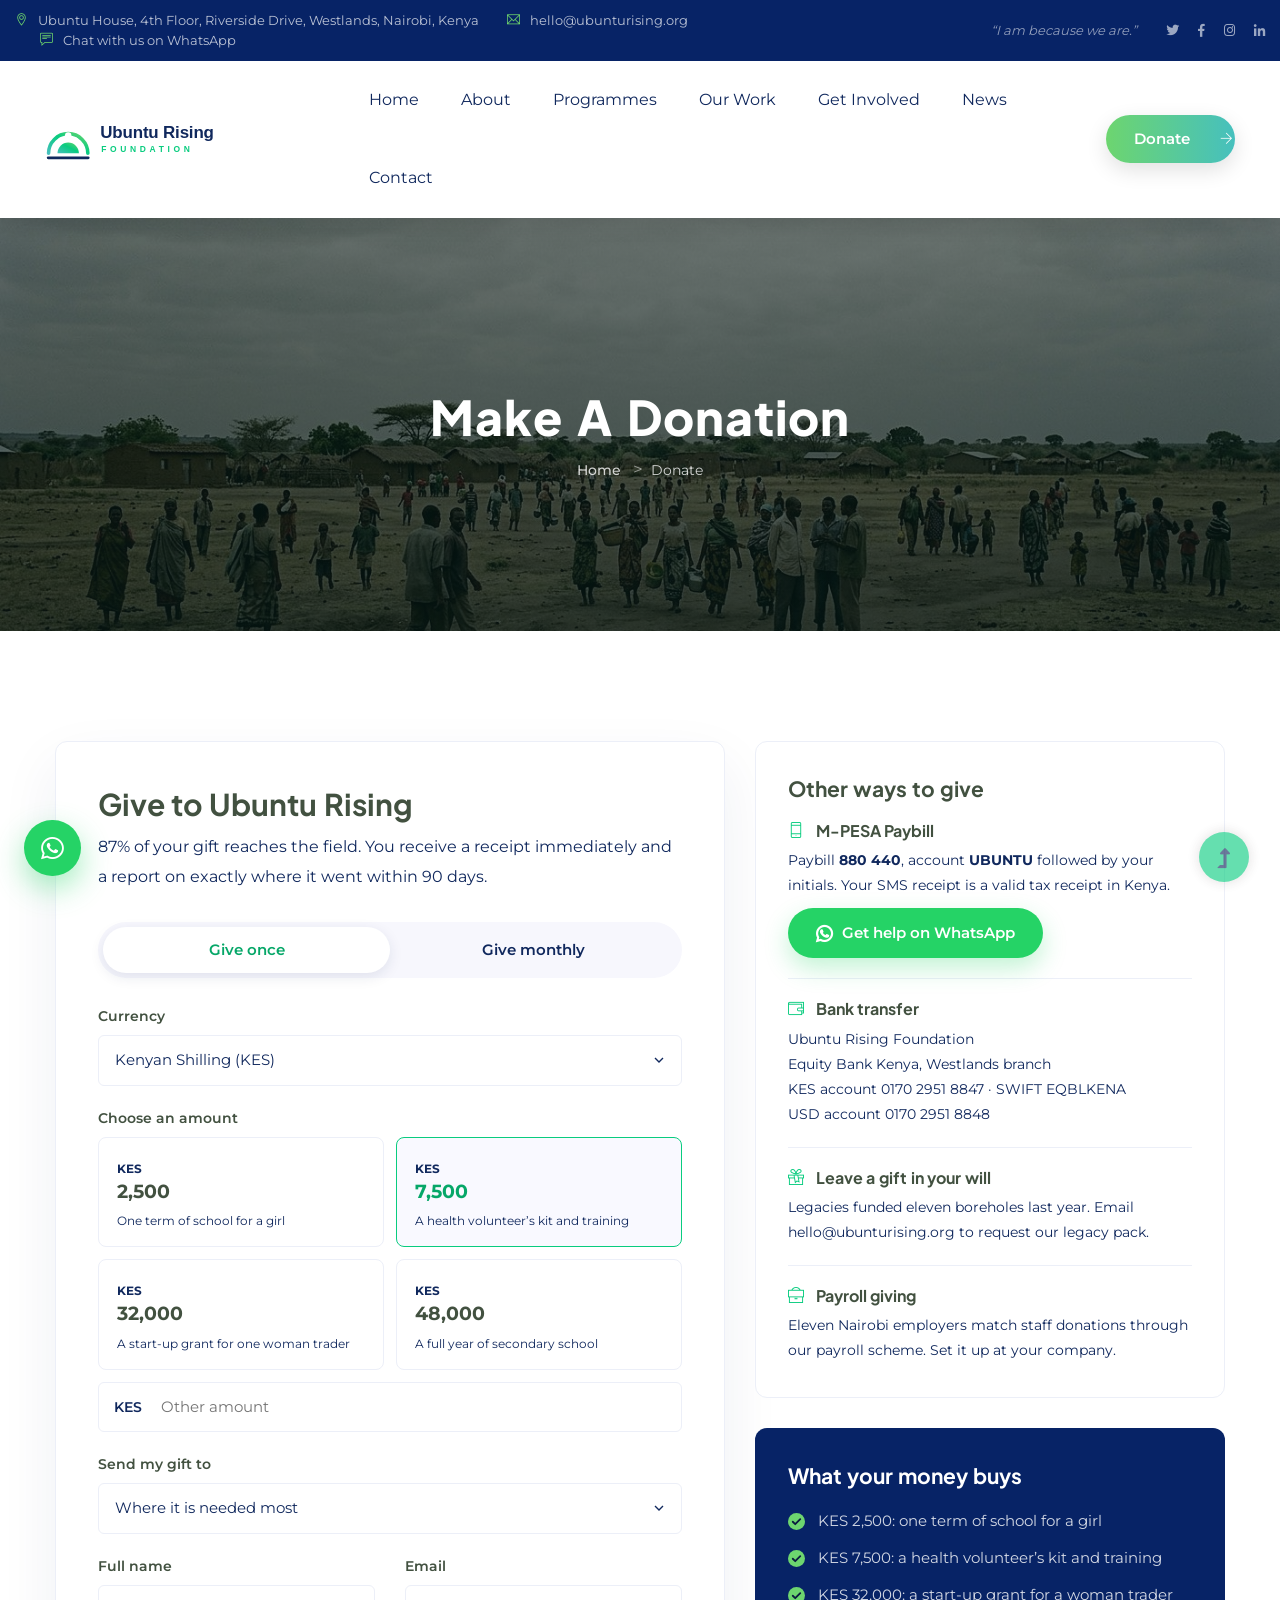
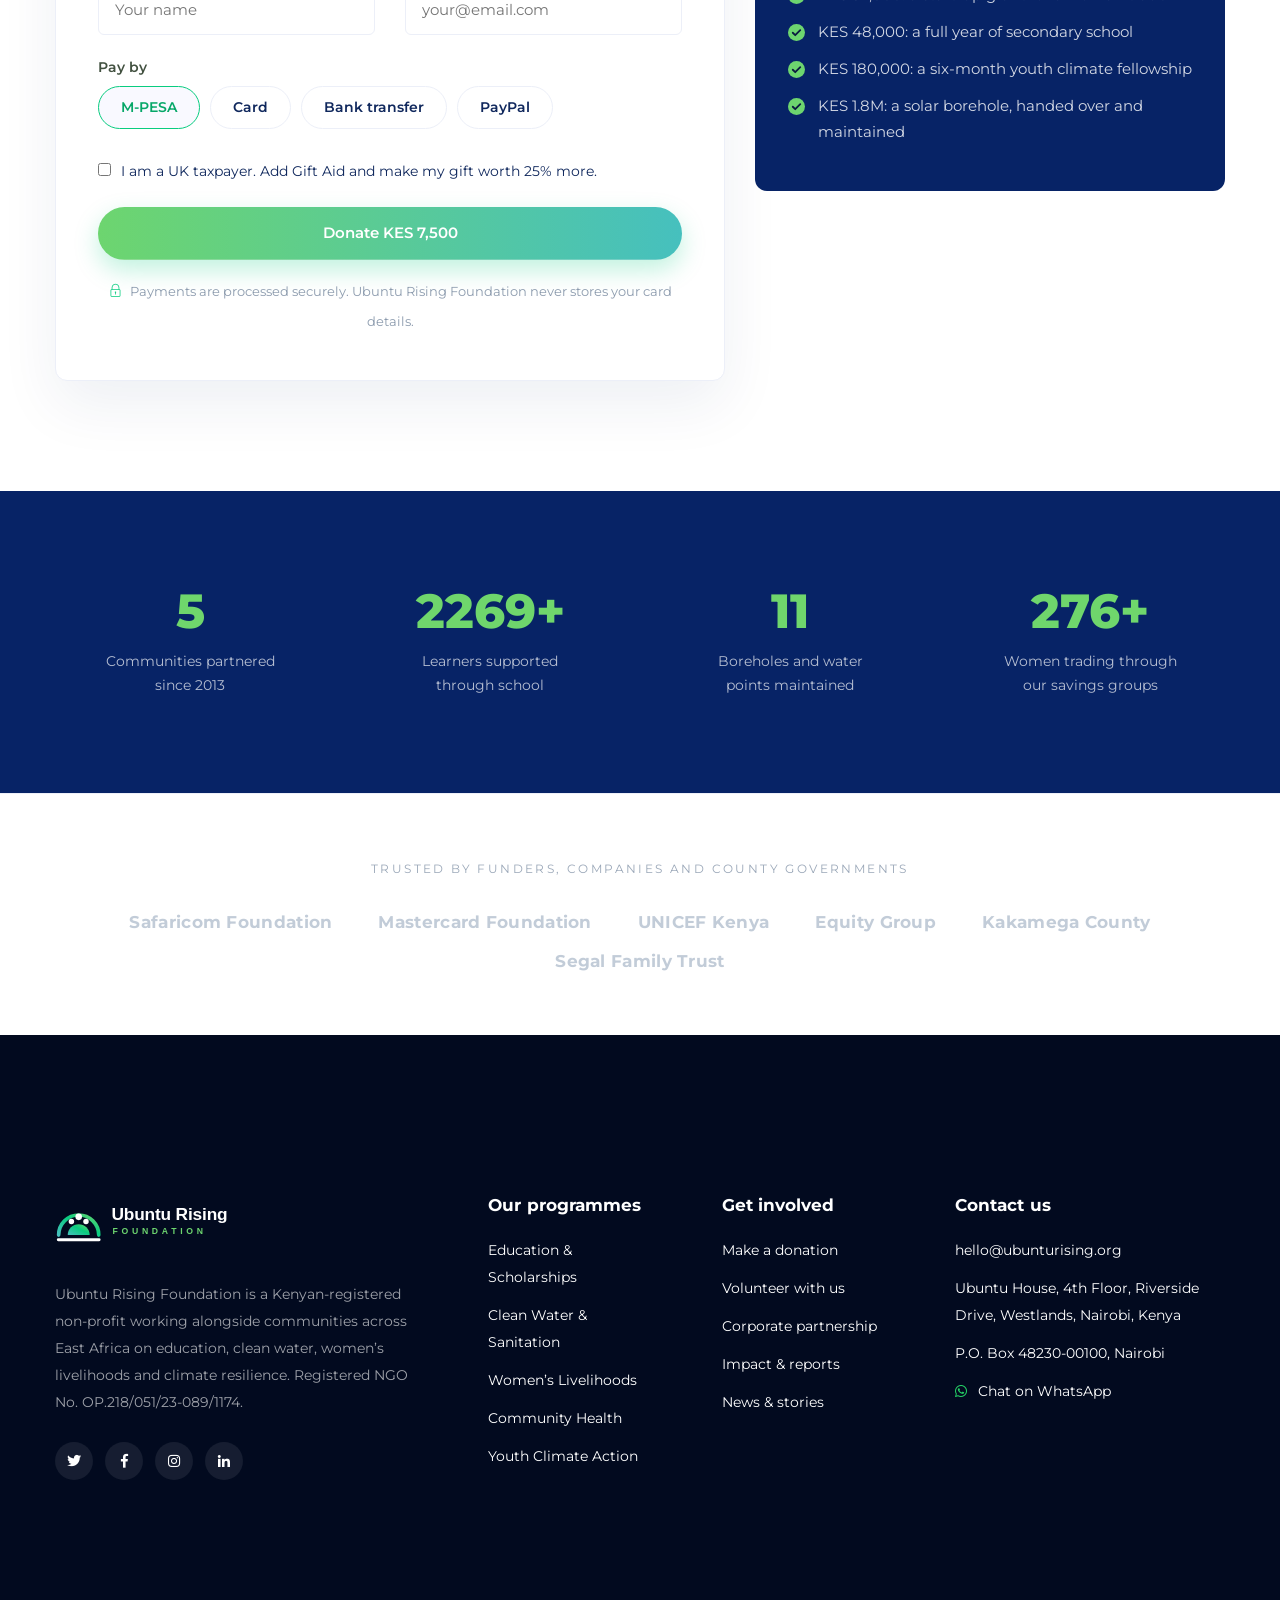
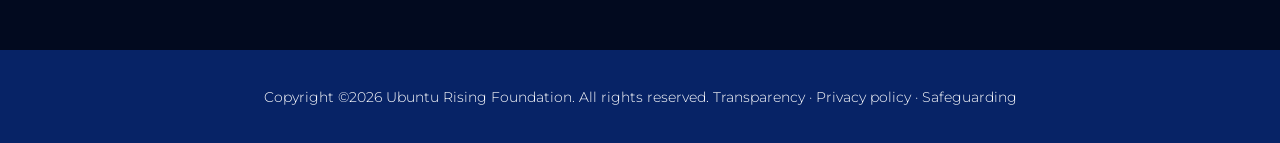
<file: donate.html>
<!doctype html>
<html class="no-js" lang="en">

<head>
    <meta charset="utf-8">
    <meta http-equiv="x-ua-compatible" content="ie=edge">
    <title>Donate | Ubuntu Rising Foundation</title>
    <meta name="description" content="Give once or monthly by M-PESA, card, bank transfer or PayPal. KES 2,500 keeps a girl in school for a term; KES 1.8M builds a solar borehole.">
    <meta name="viewport" content="width=device-width, initial-scale=1">
    <meta property="og:title" content="Donate | Ubuntu Rising Foundation">
    <meta property="og:description" content="Give once or monthly by M-PESA, card, bank transfer or PayPal. KES 2,500 keeps a girl in school for a term; KES 1.8M builds a solar borehole.">
    <meta property="og:type" content="website">
    <meta property="og:image" content="assets/img/hero/h1_hero1.jpg">
    <link rel="shortcut icon" type="image/svg+xml" href="assets/img/logo/mark.svg">

    <!-- CSS here -->
    <link rel="preload" href="assets/fonts/webfonts/plus-jakarta-sans-latin-700-normal.woff2" as="font" type="font/woff2" crossorigin>
    <link rel="preload" href="assets/fonts/webfonts/montserrat-latin-400-normal.woff2" as="font" type="font/woff2" crossorigin>
    <link rel="stylesheet" href="assets/css/bundle.min.css?v=679e28f1ff">
</head>

<body>
    <!-- Preloader Start -->
    <div id="preloader-active">
        <div class="preloader d-flex align-items-center justify-content-center">
            <div class="preloader-inner position-relative">
                <div class="preloader-circle"></div>
                <div class="preloader-img pere-text">
                    <img src="assets/img/logo/mark.svg" alt="Ubuntu Rising Foundation">
                </div>
            </div>
        </div>
    </div>
    <!-- Preloader End -->

    <header>
        <div class="header-area">
            <div class="main-header">
                <div class="header-top d-none d-lg-block">
                    <div class="container-fluid">
                        <div class="row align-items-center">
                            <div class="col-lg-7">
                                <div class="header-info-left">
                                    <span><i class="ti-location-pin"></i> Ubuntu House, 4th Floor, Riverside Drive, Westlands, Nairobi, Kenya</span>
                                    <span class="ml-25"><i class="ti-email"></i> <a href="mailto:hello@ubunturising.org">hello@ubunturising.org</a></span>
                                    <span class="ml-25"><i class="ti-comment-alt"></i> <a href="https://wa.me/254112272061" target="_blank" rel="noopener">Chat with us on WhatsApp</a></span>
                                </div>
                            </div>
                            <div class="col-lg-5">
                                <div class="header-info-right text-right">
                                    <span class="urf-tagline">&ldquo;I am because we are.&rdquo;</span>
                                    <a href="#" aria-label="Ubuntu Rising on X"><i class="fab fa-twitter"></i></a>
                                    <a href="#" aria-label="Ubuntu Rising on Facebook"><i class="fab fa-facebook-f"></i></a>
                                    <a href="#" aria-label="Ubuntu Rising on Instagram"><i class="fab fa-instagram"></i></a>
                                    <a href="#" aria-label="Ubuntu Rising on LinkedIn"><i class="fab fa-linkedin-in"></i></a>
                                </div>
                            </div>
                        </div>
                    </div>
                </div>
                <div class="header-bottom header-sticky">
                    <div class="container-fluid">
                        <div class="row align-items-center">
                            <div class="col-xl-3 col-lg-3 col-md-6 col-6">
                                <div class="logo">
                                    <a href="index.html"><img src="assets/img/logo/logo.svg" alt="Ubuntu Rising Foundation" width="230" height="50"></a>
                                </div>
                            </div>
                            <div class="col-xl-9 col-lg-9">
                                <div class="menu-wrapper d-flex align-items-center justify-content-end">
                                    <div class="main-menu d-none d-lg-block">
                                        <nav>
                                            <ul id="navigation">
                                                <li><a href="index.html">Home</a></li>
                                                <li><a href="about.html">About</a></li>
                                                <li><a href="programmes.html">Programmes</a></li>
                                                <li><a href="projects.html">Our Work</a><ul class="submenu"><li><a href="projects.html">Current Projects</a></li><li><a href="impact.html">Impact & Transparency</a></li></ul></li>
                                                <li><a href="volunteer.html">Get Involved</a><ul class="submenu"><li><a href="volunteer.html">Volunteer</a></li><li><a href="partners.html">Corporate Partners</a></li></ul></li>
                                                <li><a href="blog.html">News</a><ul class="submenu"><li><a href="blog.html">Latest News</a></li><li><a href="blog_details.html">Story Detail</a></li></ul></li>
                                                <li><a href="contact.html">Contact</a></li>
                                            </ul>
                                        </nav>
                                    </div>
                                    <div class="header-right-btn d-none d-lg-block ml-20">
                                        <a href="donate.html" class="btn header-btn urf-btn-pulse">Donate <i class="ti-arrow-right"></i></a>
                                    </div>
                                </div>
                            </div>
                            <div class="col-12">
                                <div class="mobile_menu d-block d-lg-none"></div>
                            </div>
                        </div>
                    </div>
                </div>
            </div>
        </div>
    </header>
    <main>
        <!-- Page title -->
        <div class="bradcam_area bradcam2">
            <div class="container">
                <div class="row">
                    <div class="col-xl-12">
                        <div class="bradcam_text text-center">
                            <h3>Make a Donation</h3>
                            <nav aria-label="breadcrumb">
                                <ol class="breadcrumb justify-content-center">
                                    <li class="breadcrumb-item"><a href="index.html">Home</a></li>
                                    <li class="breadcrumb-item active" aria-current="page">Donate</li>
                                </ol>
                            </nav>
                        </div>
                    </div>
                </div>
            </div>
        </div>
        <!-- Page title end -->

        <section class="urf-section">
            <div class="container">
                <div class="row">
                    <div class="col-xl-7 col-lg-7">
                        <div class="urf-donate-card">
                            <h2>Give to Ubuntu Rising</h2>
                            <p class="urf-donate-sub">87% of your gift reaches the field. You receive a receipt
                                immediately and a report on exactly where it went within 90 days.</p>

                            <form action="#" method="post" class="urf-donate-form" id="donateForm">
                                <div class="urf-toggle" role="tablist">
                                    <button type="button" class="urf-toggle-btn active" data-freq="once">Give once</button>
                                    <button type="button" class="urf-toggle-btn" data-freq="monthly">Give monthly</button>
                                </div>

                                <div class="urf-field">
                                    <label for="currency">Currency</label>
                                    <select id="currency" name="currency" class="urf-select">
                                        <option value="KES" data-symbol="KES">Kenyan Shilling (KES)</option>
                                        <option value="USD" data-symbol="$">US Dollar (USD)</option>
                                        <option value="GBP" data-symbol="&pound;">Pound Sterling (GBP)</option>
                                        <option value="EUR" data-symbol="&euro;">Euro (EUR)</option>
                                    </select>
                                </div>

                                <div class="urf-field">
                                    <label>Choose an amount</label>
                                    <div class="urf-amounts">
                                        <button type="button" class="urf-amount" data-amount="2500">
                                            <strong><span class="urf-cur">KES</span> 2,500</strong>
                                            <span>One term of school for a girl</span>
                                        </button>
                                        <button type="button" class="urf-amount active" data-amount="7500">
                                            <strong><span class="urf-cur">KES</span> 7,500</strong>
                                            <span>A health volunteer&rsquo;s kit and training</span>
                                        </button>
                                        <button type="button" class="urf-amount" data-amount="32000">
                                            <strong><span class="urf-cur">KES</span> 32,000</strong>
                                            <span>A start-up grant for one woman trader</span>
                                        </button>
                                        <button type="button" class="urf-amount" data-amount="48000">
                                            <strong><span class="urf-cur">KES</span> 48,000</strong>
                                            <span>A full year of secondary school</span>
                                        </button>
                                    </div>
                                    <div class="urf-custom-amount">
                                        <span class="urf-cur-prefix">KES</span>
                                        <input type="number" min="100" step="100" name="amount" id="customAmount"
                                               placeholder="Other amount" aria-label="Other amount">
                                    </div>
                                </div>

                                <div class="urf-field">
                                    <label for="designation">Send my gift to</label>
                                    <select id="designation" name="designation" class="urf-select">
                                        <option>Where it is needed most</option>
                                        <option>Education &amp; scholarships</option>
                                        <option>Clean water &amp; sanitation</option>
                                        <option>Women&rsquo;s livelihoods</option>
                                        <option>Community health</option>
                                        <option>Youth climate action</option>
                                    </select>
                                </div>

                                <div class="row">
                                    <div class="col-sm-6">
                                        <div class="urf-field">
                                            <label for="donor-name">Full name</label>
                                            <input type="text" id="donor-name" name="name" placeholder="Your name" required>
                                        </div>
                                    </div>
                                    <div class="col-sm-6">
                                        <div class="urf-field">
                                            <label for="donor-email">Email</label>
                                            <input type="email" id="donor-email" name="email" placeholder="your@email.com" required>
                                        </div>
                                    </div>
                                </div>

                                <div class="urf-field">
                                    <label>Pay by</label>
                                    <div class="urf-pay-methods">
                                        <label class="urf-pay"><input type="radio" name="method" value="mpesa" checked><span>M-PESA</span></label>
                                        <label class="urf-pay"><input type="radio" name="method" value="card"><span>Card</span></label>
                                        <label class="urf-pay"><input type="radio" name="method" value="bank"><span>Bank transfer</span></label>
                                        <label class="urf-pay"><input type="radio" name="method" value="paypal"><span>PayPal</span></label>
                                    </div>
                                </div>

                                <div class="urf-checkline">
                                    <input type="checkbox" id="giftaid" name="giftaid">
                                    <label for="giftaid">I am a UK taxpayer. Add Gift Aid and make my gift worth 25% more.</label>
                                </div>

                                <button type="submit" class="btn urf-btn-solid urf-btn-block">
                                    Donate <span class="urf-cur">KES</span> <span id="summaryAmount">7,500</span> <span id="summaryFreq"></span>
                                </button>
                                <p class="urf-donate-foot"><i class="ti-lock"></i> Payments are processed securely. Ubuntu
                                    Rising Foundation never stores your card details.</p>
                            </form>
                        </div>
                    </div>

                    <div class="col-xl-5 col-lg-5">
                        <div class="urf-side-card">
                            <h3>Other ways to give</h3>
                            <div class="urf-give-way">
                                <h4><i class="ti-mobile"></i> M-PESA Paybill</h4>
                                <p>Paybill <strong>880 440</strong>, account <strong>UBUNTU</strong> followed by your
                                    initials. Your SMS receipt is a valid tax receipt in Kenya.</p>
                                <a href="https://wa.me/254112272061?text=Hello%20Ubuntu%20Rising%2C%20I%27d%20like%20to%20make%20a%20donation." target="_blank" rel="noopener" class="urf-btn-wa mt-10">
                                    <i class="fab fa-whatsapp"></i> Get help on WhatsApp</a>
                            </div>
                            <div class="urf-give-way">
                                <h4><i class="ti-wallet"></i> Bank transfer</h4>
                                <p>Ubuntu Rising Foundation<br>
                                   Equity Bank Kenya, Westlands branch<br>
                                   KES account 0170 2951 8847 &middot; SWIFT EQBLKENA<br>
                                   USD account 0170 2951 8848</p>
                            </div>
                            <div class="urf-give-way">
                                <h4><i class="ti-gift"></i> Leave a gift in your will</h4>
                                <p>Legacies funded eleven boreholes last year. Email
                                   <a href="mailto:hello@ubunturising.org">hello@ubunturising.org</a> to request our legacy pack.</p>
                            </div>
                            <div class="urf-give-way">
                                <h4><i class="ti-briefcase"></i> Payroll giving</h4>
                                <p>Eleven Nairobi employers match staff donations through our payroll scheme.
                                   <a href="partners.html">Set it up at your company</a>.</p>
                            </div>
                        </div>

                        <div class="urf-side-card urf-side-card-dark">
                            <h3>What your money buys</h3>
                            <ul class="urf-ticks urf-ticks-light">
                                <li>KES 2,500: one term of school for a girl</li>
                                <li>KES 7,500: a health volunteer&rsquo;s kit and training</li>
                                <li>KES 32,000: a start-up grant for a woman trader</li>
                                <li>KES 48,000: a full year of secondary school</li>
                                <li>KES 180,000: a six-month youth climate fellowship</li>
                                <li>KES 1.8M: a solar borehole, handed over and maintained</li>
                            </ul>
                        </div>
                    </div>
                </div>
            </div>
        </section>

        <!-- Impact numbers -->
        <section class="urf-stats urf-stats-dark">
            <div class="container">
                <div class="row">
                    <div class="col-lg-3 col-md-6 col-6">
                        <div class="urf-stat">
                            <span class="counter">42</span>
                            <p>Communities partnered<br>since 2013</p>
                        </div>
                    </div>
                    <div class="col-lg-3 col-md-6 col-6">
                        <div class="urf-stat">
                            <span class="counter">18400</span><span class="urf-stat-plus">+</span>
                            <p>Learners supported<br>through school</p>
                        </div>
                    </div>
                    <div class="col-lg-3 col-md-6 col-6">
                        <div class="urf-stat">
                            <span class="counter">96</span>
                            <p>Boreholes and water<br>points maintained</p>
                        </div>
                    </div>
                    <div class="col-lg-3 col-md-6 col-6">
                        <div class="urf-stat">
                            <span class="counter">2300</span><span class="urf-stat-plus">+</span>
                            <p>Women trading through<br>our savings groups</p>
                        </div>
                    </div>
                </div>
            </div>
        </section>
        <!-- Impact numbers end -->
        <!-- Partner logos -->
        <section class="urf-partners-strip">
            <div class="container">
                <p class="urf-partners-label">Trusted by funders, companies and county governments</p>
                <div class="urf-partner-logos">
                    <span>Safaricom Foundation</span>
                    <span>Mastercard Foundation</span>
                    <span>UNICEF Kenya</span>
                    <span>Equity Group</span>
                    <span>Kakamega County</span>
                    <span>Segal Family Trust</span>
                </div>
            </div>
        </section>
        <!-- Partner logos end -->
    </main>

    <footer>
        <div class="footer-wrapper">
            <div class="footer-area footer-padding">
                <div class="container">
                    <div class="row justify-content-between">
                        <div class="col-xl-4 col-lg-4 col-md-8 col-sm-8">
                            <div class="single-footer-caption mb-50">
                                <div class="single-footer-caption mb-30">
                                    <div class="footer-logo mb-35">
                                        <a href="index.html"><img src="assets/img/logo/logo-white.svg" alt="Ubuntu Rising Foundation" width="235" height="51"></a>
                                    </div>
                                    <div class="footer-tittle">
                                        <div class="footer-pera">
                                            <p>Ubuntu Rising Foundation is a Kenyan-registered non-profit working alongside
                                                communities across East Africa on education, clean water, women&rsquo;s
                                                livelihoods and climate resilience. Registered NGO No. OP.218/051/23-089/1174.</p>
                                        </div>
                                    </div>
                                    <div class="footer-social">
                                        <a href="#" aria-label="X"><i class="fab fa-twitter"></i></a>
                                        <a href="#" aria-label="Facebook"><i class="fab fa-facebook-f"></i></a>
                                        <a href="#" aria-label="Instagram"><i class="fab fa-instagram"></i></a>
                                        <a href="#" aria-label="LinkedIn"><i class="fab fa-linkedin-in"></i></a>
                                    </div>
                                </div>
                            </div>
                        </div>
                        <div class="col-xl-2 col-lg-2 col-md-4 col-sm-4">
                            <div class="single-footer-caption mb-50">
                                <div class="footer-tittle">
                                    <h4>Our programmes</h4>
                                    <ul>
                                        <li><a href="programmes.html#education">Education &amp; Scholarships</a></li>
                                        <li><a href="programmes.html#water">Clean Water &amp; Sanitation</a></li>
                                        <li><a href="programmes.html#women">Women&rsquo;s Livelihoods</a></li>
                                        <li><a href="programmes.html#health">Community Health</a></li>
                                        <li><a href="programmes.html#climate">Youth Climate Action</a></li>
                                    </ul>
                                </div>
                            </div>
                        </div>
                        <div class="col-xl-2 col-lg-2 col-md-4 col-sm-4">
                            <div class="single-footer-caption mb-50">
                                <div class="footer-tittle">
                                    <h4>Get involved</h4>
                                    <ul>
                                        <li><a href="donate.html">Make a donation</a></li>
                                        <li><a href="volunteer.html">Volunteer with us</a></li>
                                        <li><a href="partners.html">Corporate partnership</a></li>
                                        <li><a href="impact.html">Impact &amp; reports</a></li>
                                        <li><a href="blog.html">News &amp; stories</a></li>
                                    </ul>
                                </div>
                            </div>
                        </div>
                        <div class="col-xl-3 col-lg-3 col-md-6 col-sm-4">
                            <div class="single-footer-caption mb-50">
                                <div class="footer-tittle">
                                    <h4>Contact us</h4>
                                    <ul>
                                        <li><a href="mailto:hello@ubunturising.org">hello@ubunturising.org</a></li>
                                        <li><a href="#">Ubuntu House, 4th Floor, Riverside Drive, Westlands, Nairobi, Kenya</a></li>
                                        <li><a href="#">P.O. Box 48230-00100, Nairobi</a></li>
                                        <li><a href="https://wa.me/254112272061" target="_blank" rel="noopener"><i class="fab fa-whatsapp"></i> Chat on WhatsApp</a></li>
                                    </ul>
                                </div>
                            </div>
                        </div>
                    </div>
                </div>
            </div>
            <div class="footer-bottom-area">
                <div class="container">
                    <div class="footer-border">
                        <div class="row d-flex align-items-center">
                            <div class="col-xl-12">
                                <div class="footer-copy-right text-center">
                                    <p>Copyright &copy;<script>document.write(new Date().getFullYear());</script> Ubuntu Rising Foundation. All rights reserved.
                                        <a href="impact.html">Transparency</a> &middot; <a href="#">Privacy policy</a> &middot; <a href="#">Safeguarding</a></p>
                                </div>
                            </div>
                        </div>
                    </div>
                </div>
            </div>
        </div>
    </footer>

    <!-- Floating WhatsApp -->
    <a class="urf-wa-float" href="https://wa.me/254112272061" target="_blank" rel="noopener" aria-label="Chat with Ubuntu Rising on WhatsApp">
        <i class="fab fa-whatsapp"></i>
        <span>Chat with us</span>
    </a>

    <div id="back-top">
        <a title="Go to Top" href="#"> <i class="fas fa-level-up-alt"></i></a>
    </div>

    <!-- JS here -->
    <script src="assets/js/bundle.min.js?v=679e28f1ff" defer></script>
</body>

</html>
</file>
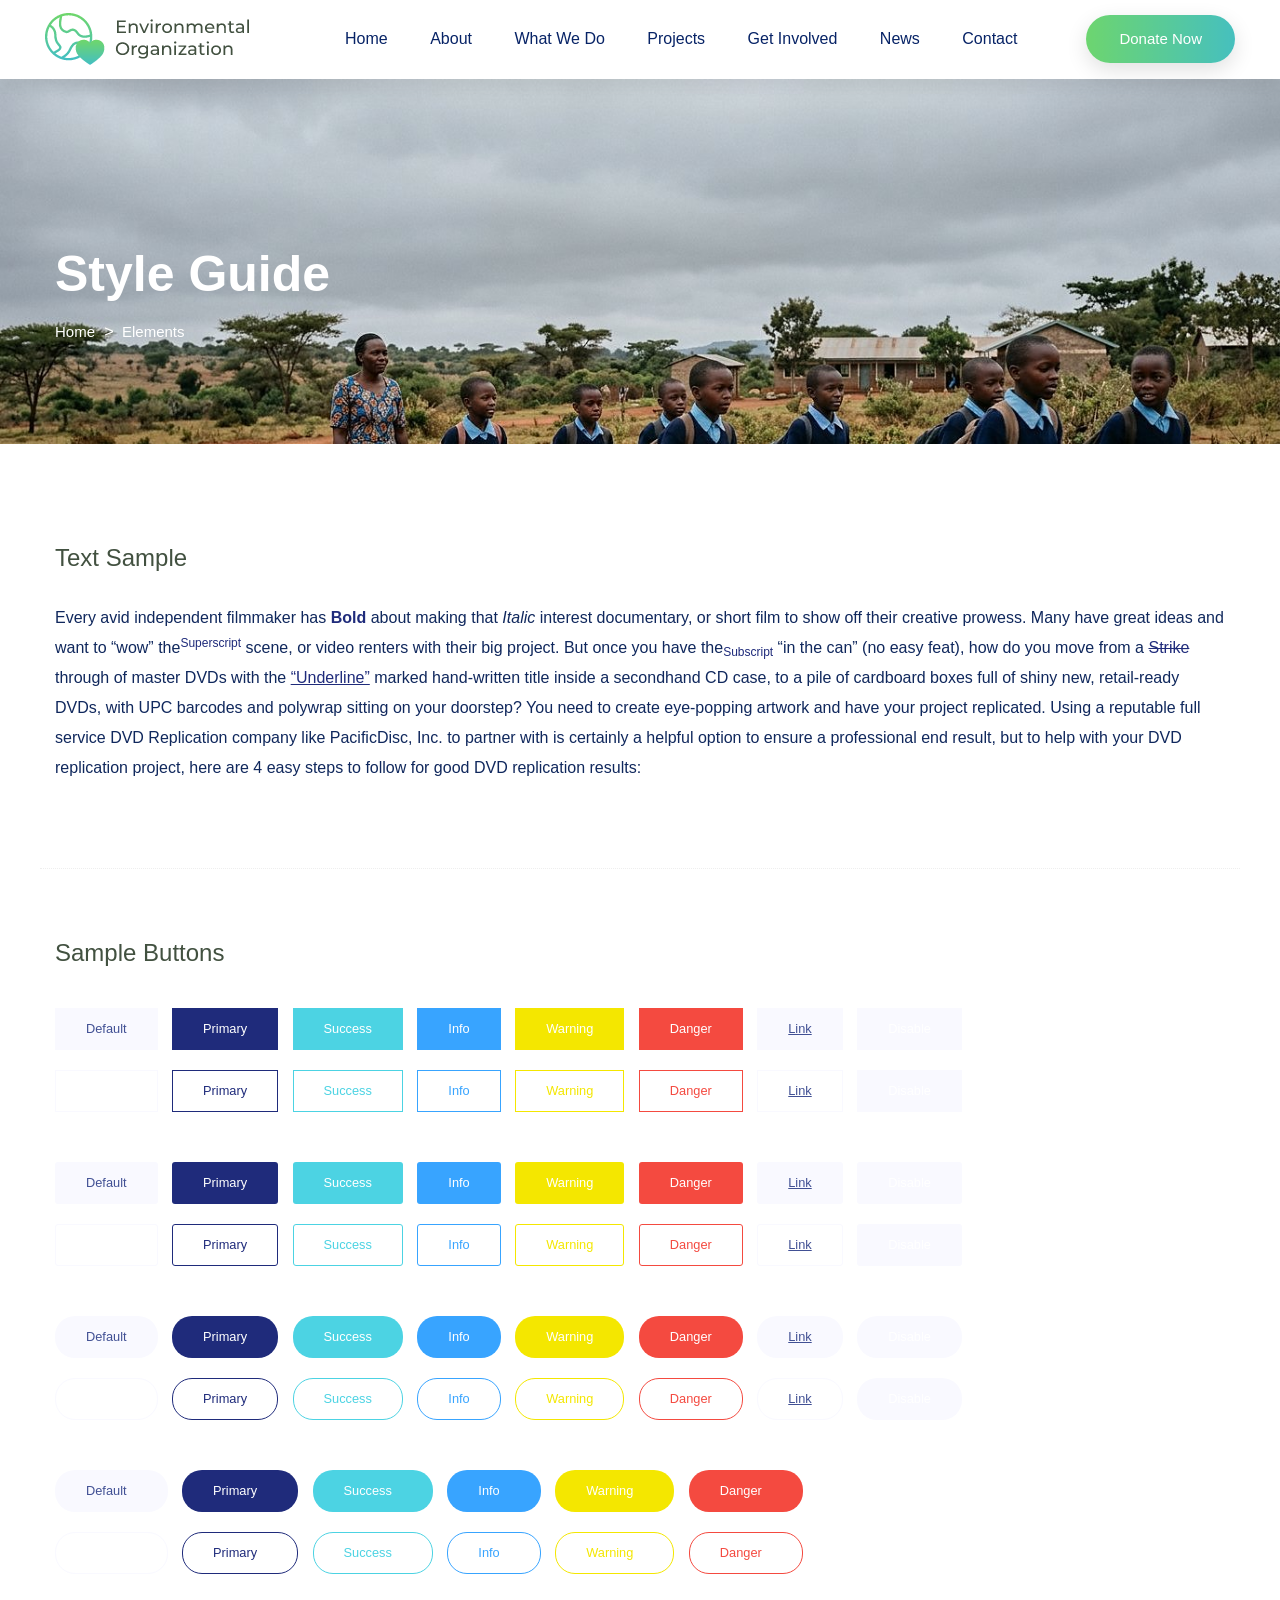
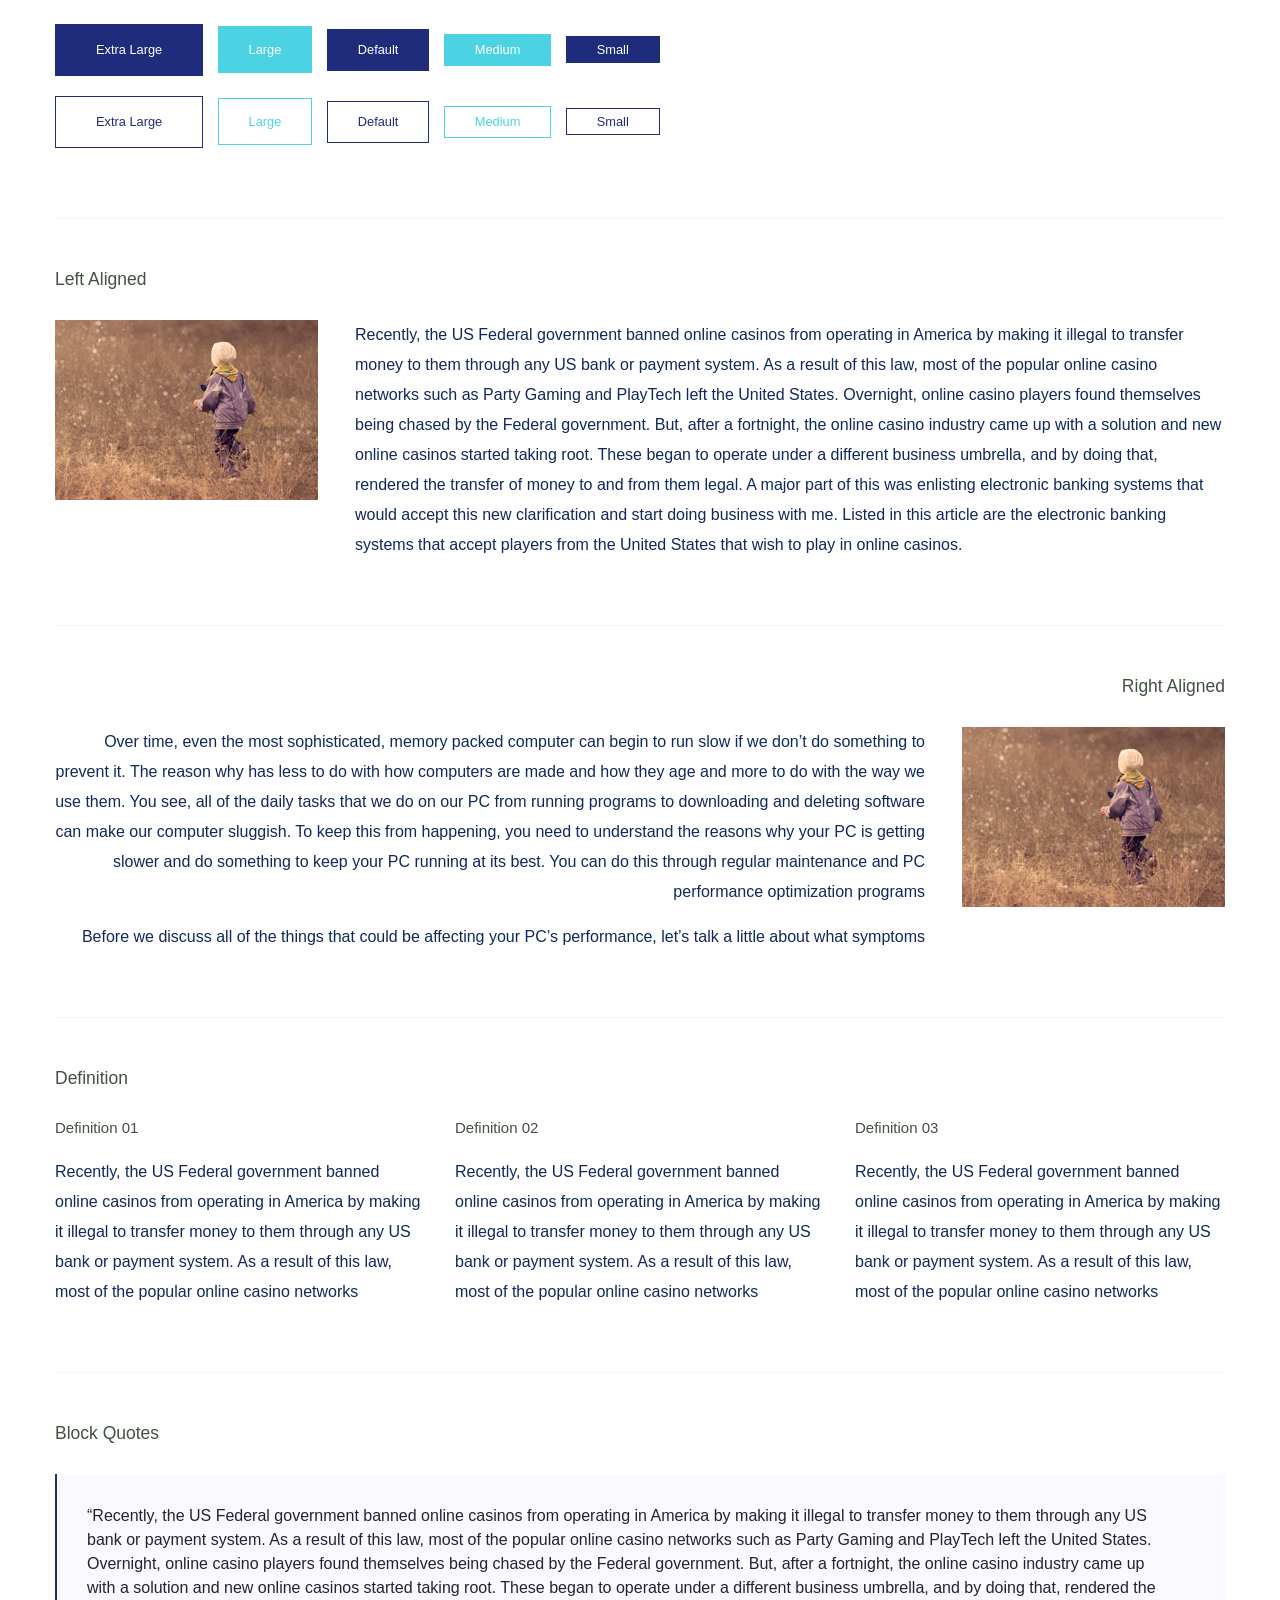
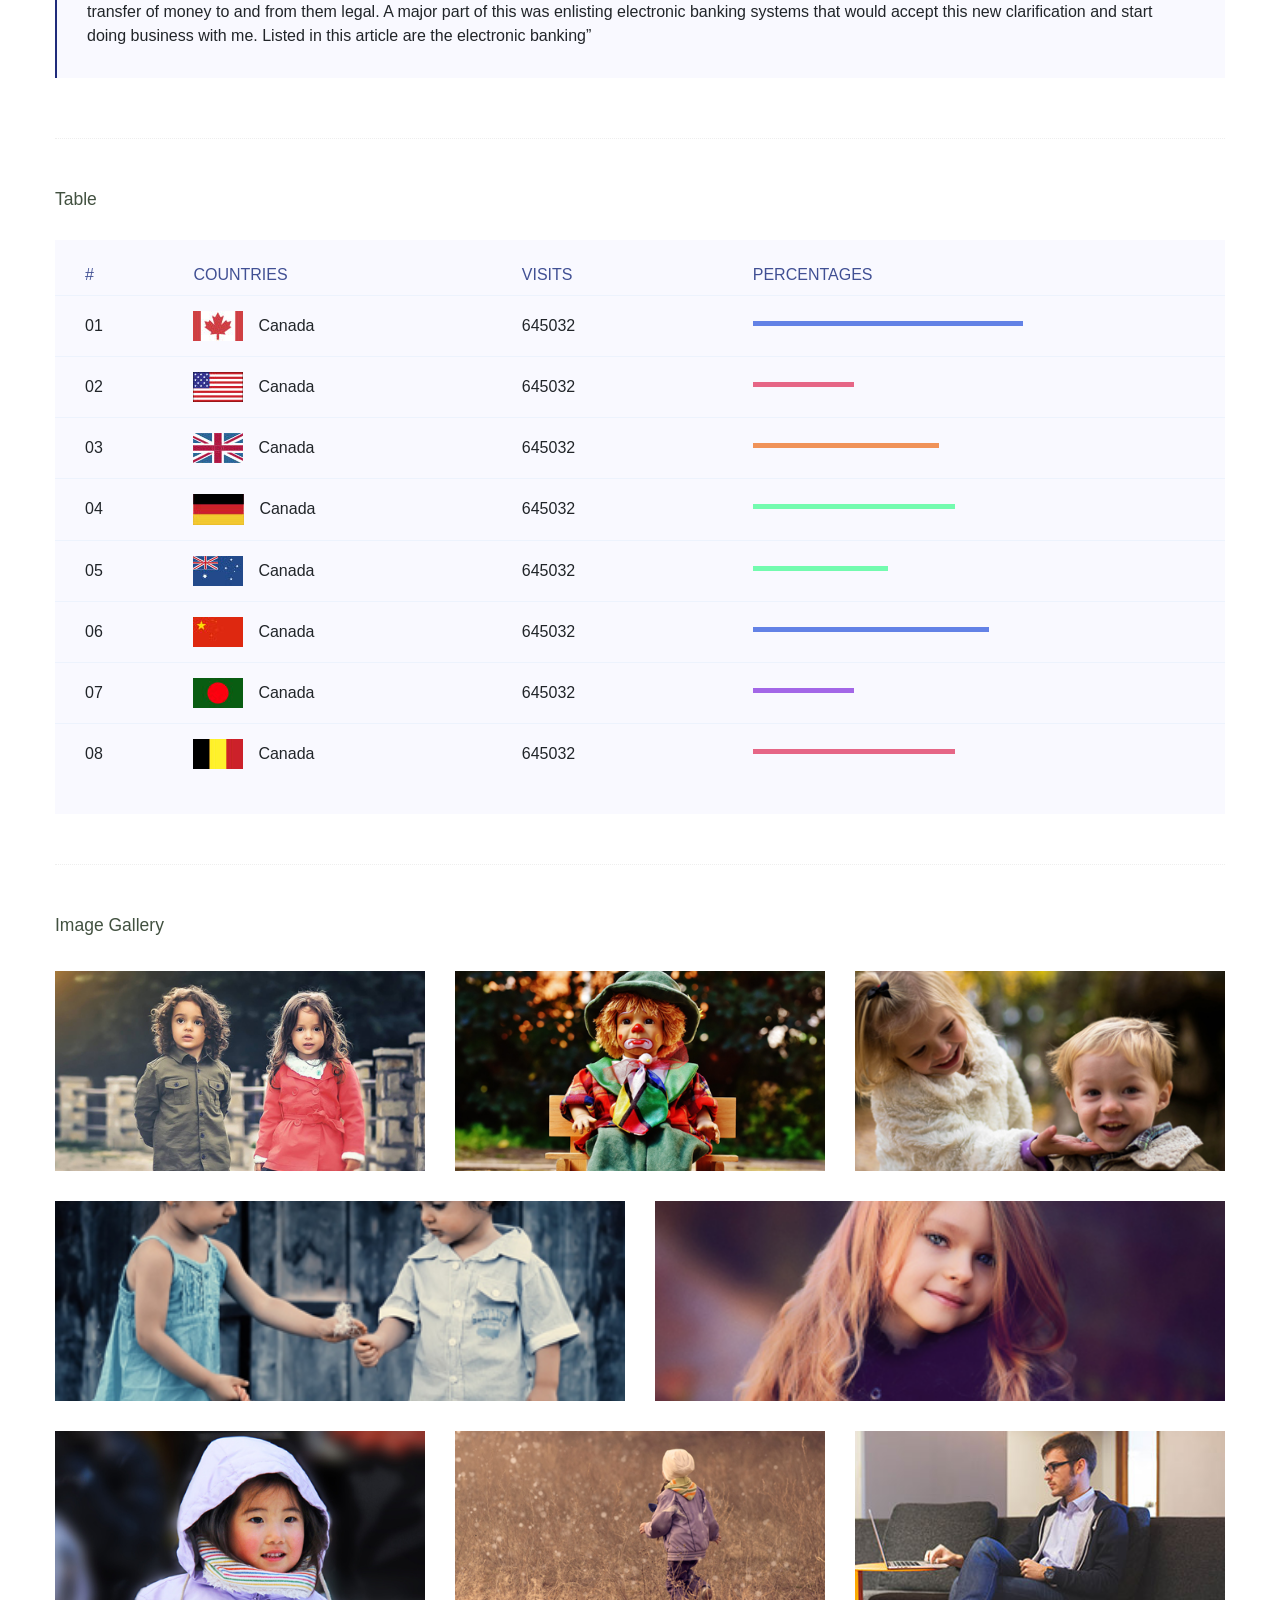
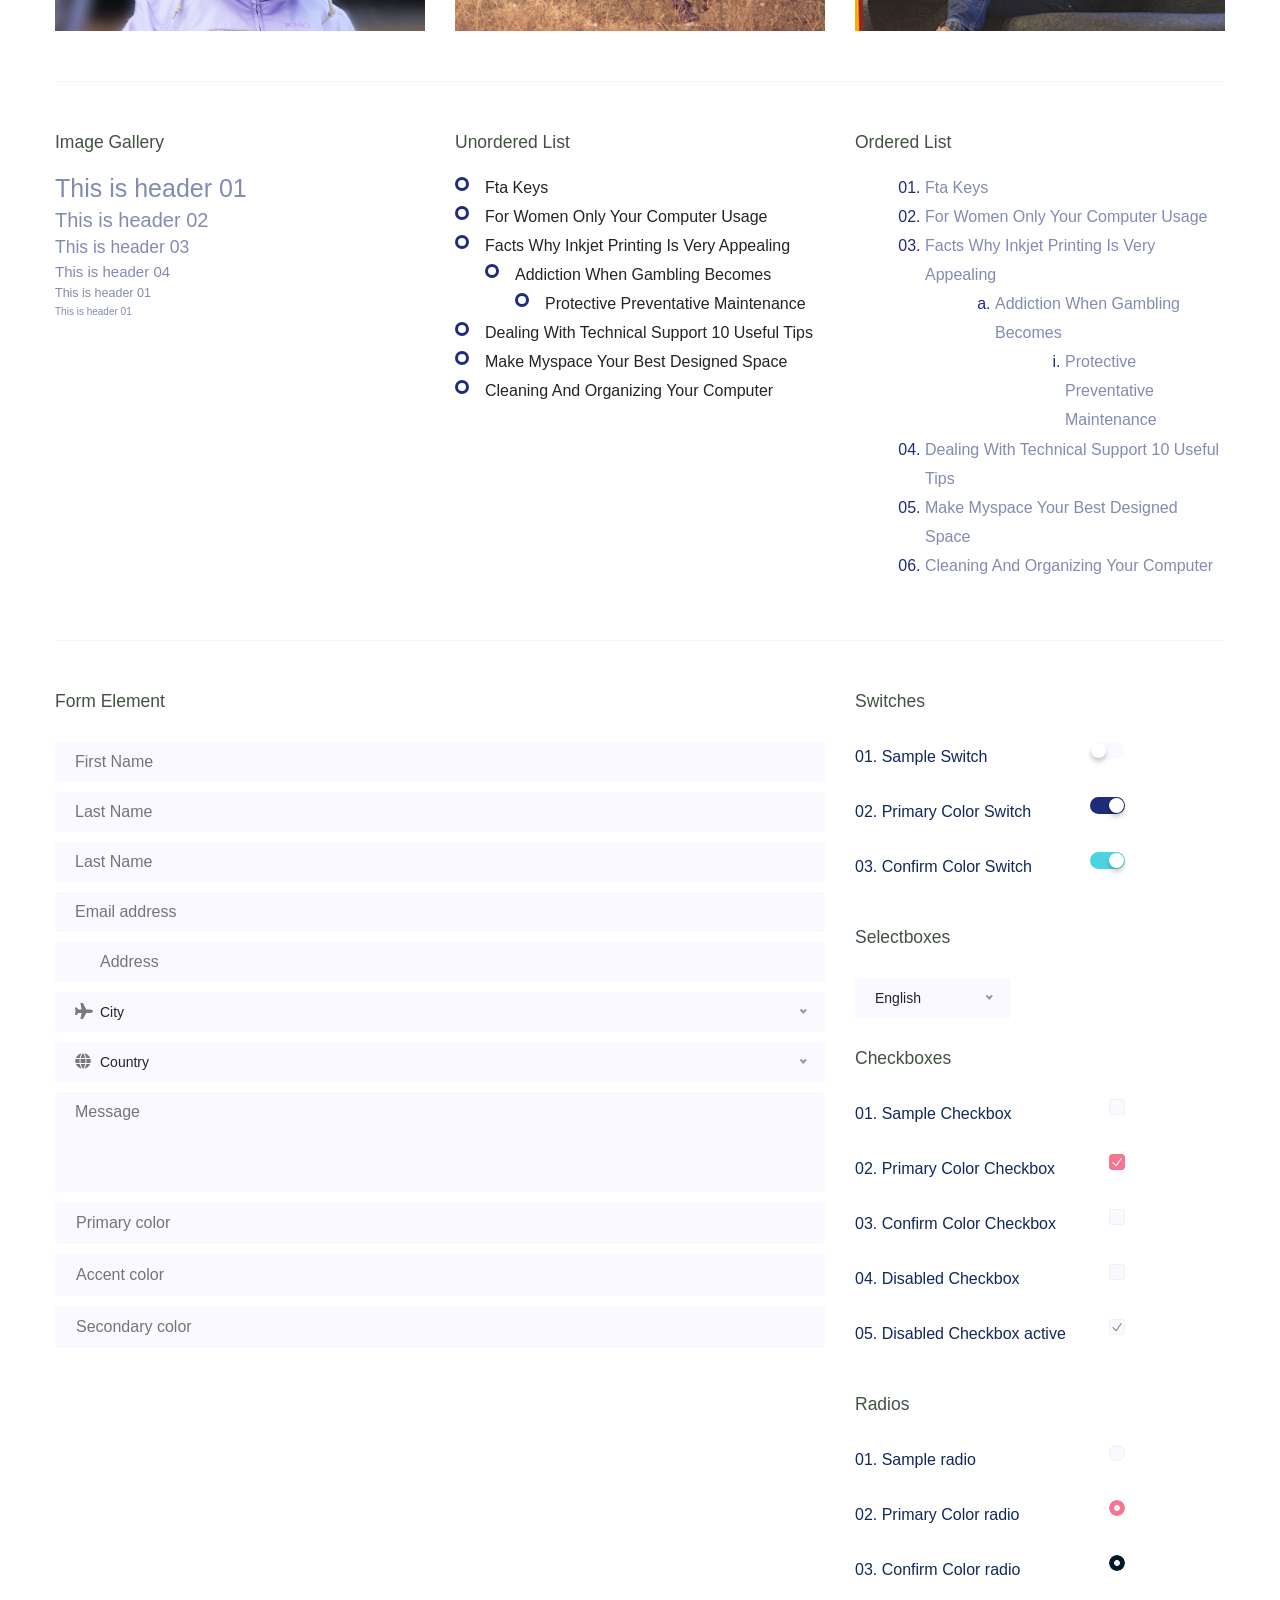
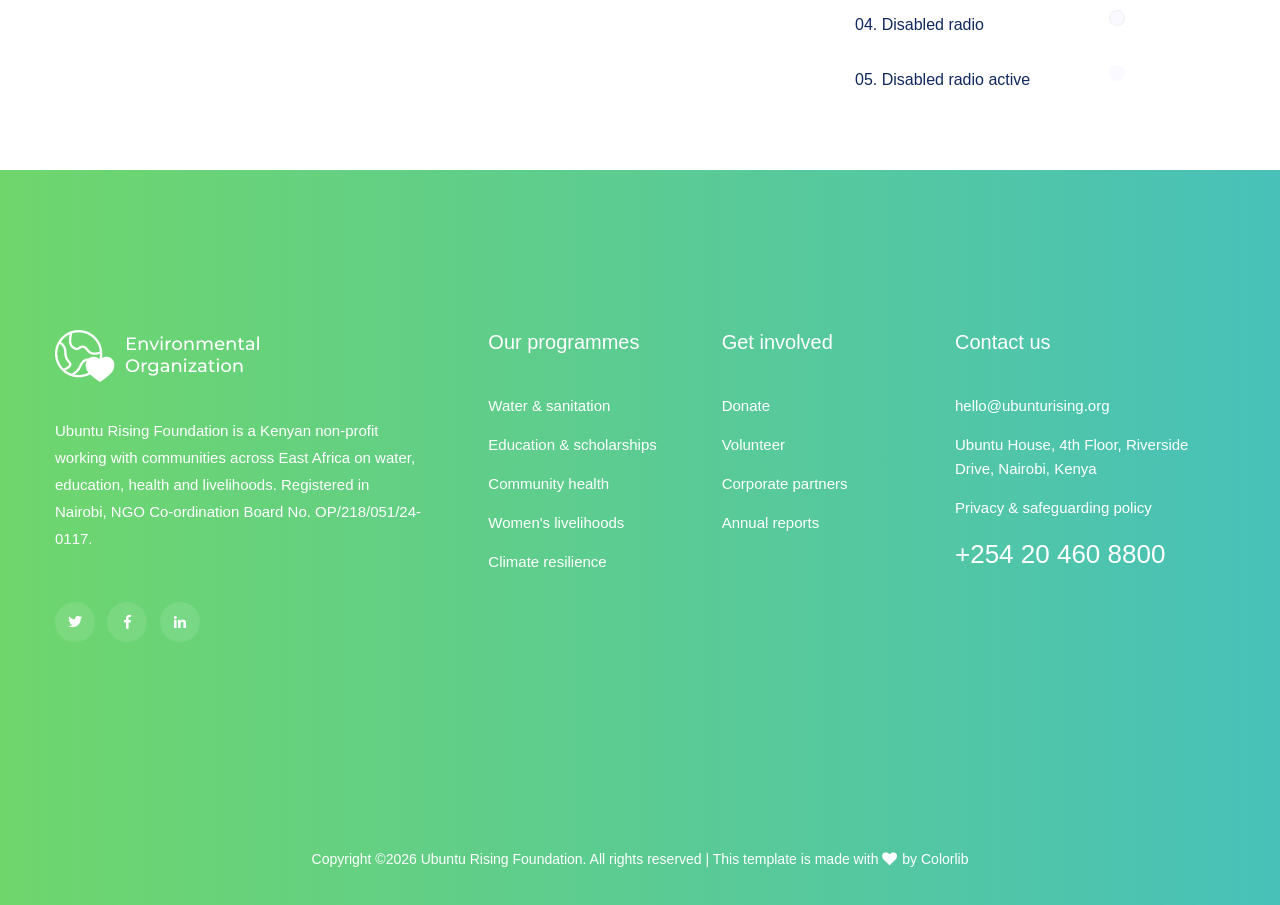
<file: elements.html>
<!doctype html>
<html class="no-js" lang="en">
<head>
    <meta charset="utf-8">
    <meta http-equiv="x-ua-compatible" content="ie=edge">
    <title>Style guide | Ubuntu Rising Foundation</title>
    <meta name="description" content="Typography, buttons and form components used across the Ubuntu Rising Foundation website.">
    <meta name="viewport" content="width=device-width, initial-scale=1">
    <link rel="manifest" href="site.webmanifest">
    <link rel="shortcut icon" type="image/x-icon" href="assets/img/favicon.ico">

    <!-- CSS here -->
    <link rel="stylesheet" href="assets/css/bootstrap.min.css">
    <link rel="stylesheet" href="assets/css/owl.carousel.min.css">
    <link rel="stylesheet" href="assets/css/slicknav.css">
    <link rel="stylesheet" href="assets/css/flaticon.css">
    <link rel="stylesheet" href="assets/css/progressbar_barfiller.css">
    <link rel="stylesheet" href="assets/css/gijgo.css">
    <link rel="stylesheet" href="assets/css/animate.min.css">
    <link rel="stylesheet" href="assets/css/animated-headline.css">
    <link rel="stylesheet" href="assets/css/magnific-popup.css">
    <link rel="stylesheet" href="assets/css/fontawesome-all.min.css">
    <link rel="stylesheet" href="assets/css/themify-icons.css">
    <link rel="stylesheet" href="assets/css/slick.css">
    <link rel="stylesheet" href="assets/css/nice-select.css">
    <link rel="stylesheet" href="assets/css/style.css">
    <link rel="stylesheet" href="assets/css/ubuntu.css">
</head>

<body>
    <!-- Preloader Start -->
    <div id="preloader-active">
        <div class="preloader d-flex align-items-center justify-content-center">
            <div class="preloader-inner position-relative">
                <div class="preloader-circle"></div>
                <div class="preloader-img pere-text">
                    <img src="assets/img/logo/loder.png" alt="Ubuntu Rising Foundation">
                </div>
            </div>
        </div>
    </div>
    <!-- Preloader End -->
    <header>
        <!-- Header Start -->
        <div class="header-area">
            <div class="main-header ">
                <div class="header-bottom  header-sticky">
                    <div class="container-fluid">
                        <div class="row align-items-center">
                            <!-- Logo -->
                            <div class="col-xl-2 col-lg-2">
                                <div class="logo">
                                    <a href="index.html"><img src="assets/img/logo/logo.png" alt="Ubuntu Rising Foundation"></a>
                                </div>
                            </div>
                            <div class="col-xl-10 col-lg-10">
                                <div class="menu-wrapper  d-flex align-items-center justify-content-end">
                                    <!-- Main-menu -->
                                    <div class="main-menu d-none d-lg-block">
                                        <nav>
                                            <ul id="navigation">
                                                <li><a href="index.html">Home</a></li>
                                                <li><a href="about.html">About</a></li>
                                                <li><a href="what-do.html">What we Do</a></li>
                                                <li><a href="projects.html">Projects</a></li>
                                                <li><a href="volunteer.html">Get Involved</a>
                                                    <ul class="submenu">
                                                        <li><a href="volunteer.html">Volunteer</a></li>
                                                        <li><a href="partners.html">Corporate Partners</a></li>
                                                        <li><a href="donate.html">Donate</a></li>
                                                    </ul>
                                                </li>
                                                <li><a href="blog.html">News</a>
                                                    <ul class="submenu">
                                                        <li><a href="blog.html">Latest Stories</a></li>
                                                        <li><a href="blog_details.html">Story Details</a></li>
                                                        <li><a href="elements.html">Style Guide</a></li>
                                                    </ul>
                                                </li>
                                                <li><a href="contact.html">Contact</a></li>
                                            </ul>
                                        </nav>
                                    </div>
                                    <!-- Header-btn -->
                                    <div class="header-right-btn d-none d-lg-block ml-20">
                                        <a href="donate.html" class="btn header-btn">Donate Now</a>
                                    </div>
                                </div>
                            </div>
                            <!-- Mobile Menu -->
                            <div class="col-12">
                                <div class="mobile_menu d-block d-lg-none"></div>
                            </div>
                        </div>
                    </div>
                </div>
            </div>
        </div>
        <!-- Header End -->
    </header>
    <main>

		<!--? Hero Start -->
		<div class="slider-area2">
			<div class="slider-height2 d-flex align-items-center">
				<div class="container">
					<div class="row">
						<div class="col-xl-12">
							<div class="hero-cap hero-cap2 pt-70">
								<h2>Style guide</h2>
								<nav aria-label="breadcrumb">
									<ol class="breadcrumb">
										<li class="breadcrumb-item"><a href="index.html">Home</a></li>
										<li class="breadcrumb-item"><a href="#">Elements</a></li> 
									</ol>
								</nav>
							</div>
						</div>
					</div>
				</div>
			</div>
		</div>
		<!-- Hero End -->
		<!--? Start Sample Area -->
		<section class="sample-text-area">
			<div class="container box_1170">
				<h3 class="text-heading">Text Sample</h3>
				<p class="sample-text">
					Every avid independent filmmaker has <b>Bold</b> about making that <i>Italic</i> interest documentary,
					or short
					film to show off their creative prowess. Many have great ideas and want to “wow”
					the<sup>Superscript</sup> scene,
					or video renters with their big project. But once you have the<sub>Subscript</sub> “in the can” (no easy
					feat), how
					do you move from a <del>Strike</del> through of master DVDs with the <u>“Underline”</u> marked
					hand-written title
					inside a secondhand CD case, to a pile of cardboard boxes full of shiny new, retail-ready DVDs, with UPC
					barcodes
					and polywrap sitting on your doorstep? You need to create eye-popping artwork and have your project
					replicated.
					Using a reputable full service DVD Replication company like PacificDisc, Inc. to partner with is
					certainly a
					helpful option to ensure a professional end result, but to help with your DVD replication project, here
					are 4 easy
					steps to follow for good DVD replication results:
					
				</p>
			</div>
		</section>
		<!-- End Sample Area -->
		<!--? Start Button -->
		<section class="button-area">
			<div class="container box_1170 border-top-generic">
				<h3 class="text-heading">Sample Buttons</h3>
				<div class="button-group-area">
					<a href="#" class="genric-btn default">Default</a>
					<a href="#" class="genric-btn primary">Primary</a>
					<a href="#" class="genric-btn success">Success</a>
					<a href="#" class="genric-btn info">Info</a>
					<a href="#" class="genric-btn warning">Warning</a>
					<a href="#" class="genric-btn danger">Danger</a>
					<a href="#" class="genric-btn link">Link</a>
					<a href="#" class="genric-btn disable">Disable</a>
				</div>
				<div class="button-group-area mt-10">
					<a href="#" class="genric-btn default-border">Default</a>
					<a href="#" class="genric-btn primary-border">Primary</a>
					<a href="#" class="genric-btn success-border">Success</a>
					<a href="#" class="genric-btn info-border">Info</a>
					<a href="#" class="genric-btn warning-border">Warning</a>
					<a href="#" class="genric-btn danger-border">Danger</a>
					<a href="#" class="genric-btn link-border">Link</a>
					<a href="#" class="genric-btn disable">Disable</a>
				</div>
				<div class="button-group-area mt-40">
					<a href="#" class="genric-btn default radius">Default</a>
					<a href="#" class="genric-btn primary radius">Primary</a>
					<a href="#" class="genric-btn success radius">Success</a>
					<a href="#" class="genric-btn info radius">Info</a>
					<a href="#" class="genric-btn warning radius">Warning</a>
					<a href="#" class="genric-btn danger radius">Danger</a>
					<a href="#" class="genric-btn link radius">Link</a>
					<a href="#" class="genric-btn disable radius">Disable</a>
				</div>
				<div class="button-group-area mt-10">
					<a href="#" class="genric-btn default-border radius">Default</a>
					<a href="#" class="genric-btn primary-border radius">Primary</a>
					<a href="#" class="genric-btn success-border radius">Success</a>
					<a href="#" class="genric-btn info-border radius">Info</a>
					<a href="#" class="genric-btn warning-border radius">Warning</a>
					<a href="#" class="genric-btn danger-border radius">Danger</a>
					<a href="#" class="genric-btn link-border radius">Link</a>
					<a href="#" class="genric-btn disable radius">Disable</a>
				</div>
				<div class="button-group-area mt-40">
					<a href="#" class="genric-btn default circle">Default</a>
					<a href="#" class="genric-btn primary circle">Primary</a>
					<a href="#" class="genric-btn success circle">Success</a>
					<a href="#" class="genric-btn info circle">Info</a>
					<a href="#" class="genric-btn warning circle">Warning</a>
					<a href="#" class="genric-btn danger circle">Danger</a>
					<a href="#" class="genric-btn link circle">Link</a>
					<a href="#" class="genric-btn disable circle">Disable</a>
				</div>
				<div class="button-group-area mt-10">
					<a href="#" class="genric-btn default-border circle">Default</a>
					<a href="#" class="genric-btn primary-border circle">Primary</a>
					<a href="#" class="genric-btn success-border circle">Success</a>
					<a href="#" class="genric-btn info-border circle">Info</a>
					<a href="#" class="genric-btn warning-border circle">Warning</a>
					<a href="#" class="genric-btn danger-border circle">Danger</a>
					<a href="#" class="genric-btn link-border circle">Link</a>
					<a href="#" class="genric-btn disable circle">Disable</a>
				</div>
				<div class="button-group-area mt-40">
					<a href="#" class="genric-btn default circle arrow">Default<span class="lnr lnr-arrow-right"></span></a>
					<a href="#" class="genric-btn primary circle arrow">Primary<span class="lnr lnr-arrow-right"></span></a>
					<a href="#" class="genric-btn success circle arrow">Success<span class="lnr lnr-arrow-right"></span></a>
					<a href="#" class="genric-btn info circle arrow">Info<span class="lnr lnr-arrow-right"></span></a>
					<a href="#" class="genric-btn warning circle arrow">Warning<span class="lnr lnr-arrow-right"></span></a>
					<a href="#" class="genric-btn danger circle arrow">Danger<span class="lnr lnr-arrow-right"></span></a>
				</div>
				<div class="button-group-area mt-10">
					<a href="#" class="genric-btn default-border circle arrow">Default<span
						class="lnr lnr-arrow-right"></span></a>
						<a href="#" class="genric-btn primary-border circle arrow">Primary<span
							class="lnr lnr-arrow-right"></span></a>
							<a href="#" class="genric-btn success-border circle arrow">Success<span
								class="lnr lnr-arrow-right"></span></a>
								<a href="#" class="genric-btn info-border circle arrow">Info<span
									class="lnr lnr-arrow-right"></span></a>
									<a href="#" class="genric-btn warning-border circle arrow">Warning<span
										class="lnr lnr-arrow-right"></span></a>
										<a href="#" class="genric-btn danger-border circle arrow">Danger<span
											class="lnr lnr-arrow-right"></span></a>
										</div>
										<div class="button-group-area mt-40">
											<a href="#" class="genric-btn primary e-large">Extra Large</a>
											<a href="#" class="genric-btn success large">Large</a>
											<a href="#" class="genric-btn primary">Default</a>
											<a href="#" class="genric-btn success medium">Medium</a>
											<a href="#" class="genric-btn primary small">Small</a>
										</div>
										<div class="button-group-area mt-10">
											<a href="#" class="genric-btn primary-border e-large">Extra Large</a>
											<a href="#" class="genric-btn success-border large">Large</a>
											<a href="#" class="genric-btn primary-border">Default</a>
											<a href="#" class="genric-btn success-border medium">Medium</a>
											<a href="#" class="genric-btn primary-border small">Small</a>
										</div>
									</div>
								</section>
								<!-- End Button -->
								<!--? Start Align Area -->
								<div class="whole-wrap">
									<div class="container box_1170">
										<div class="section-top-border">
											<h3 class="mb-30">Left Aligned</h3>
											<div class="row">
												<div class="col-md-3">
													<img src="assets/img/elements/d.jpg" alt="" class="img-fluid">
												</div>
												<div class="col-md-9 mt-sm-20">
													<p>Recently, the US Federal government banned online casinos from operating in America by making
														it illegal to
														transfer money to them through any US bank or payment system. As a result of this law, most
														of the popular
														online casino networks such as Party Gaming and PlayTech left the United States. Overnight,
														online casino
														players found themselves being chased by the Federal government. But, after a fortnight, the
														online casino
														industry came up with a solution and new online casinos started taking root. These began to
														operate under a
														different business umbrella, and by doing that, rendered the transfer of money to and from
														them legal. A major
														part of this was enlisting electronic banking systems that would accept this new
														clarification and start doing
														business with me. Listed in this article are the electronic banking systems that accept
														players from the United
													States that wish to play in online casinos.</p>
												</div>
											</div>
										</div>
										<div class="section-top-border text-right">
											<h3 class="mb-30">Right Aligned</h3>
											<div class="row">
												<div class="col-md-9">
													<p class="text-right">Over time, even the most sophisticated, memory packed computer can begin
														to run slow if we
														don’t do something to prevent it. The reason why has less to do with how computers are made
														and how they age and
														more to do with the way we use them. You see, all of the daily tasks that we do on our PC
														from running programs
														to downloading and deleting software can make our computer sluggish. To keep this from
														happening, you need to
														understand the reasons why your PC is getting slower and do something to keep your PC
														running at its best. You
													can do this through regular maintenance and PC performance optimization programs</p>
													<p class="text-right">Before we discuss all of the things that could be affecting your PC’s
														performance, let’s
													talk a little about what symptoms</p>
												</div>
												<div class="col-md-3">
													<img src="assets/img/elements/d.jpg" alt="" class="img-fluid">
												</div>
											</div>
										</div>
										<div class="section-top-border">
											<h3 class="mb-30">Definition</h3>
											<div class="row">
												<div class="col-md-4">
													<div class="single-defination">
														<h4 class="mb-20">Definition 01</h4>
														<p>Recently, the US Federal government banned online casinos from operating in America by
															making it illegal to
															transfer money to them through any US bank or payment system. As a result of this law,
															most of the popular
														online casino networks</p>
													</div>
												</div>
												<div class="col-md-4">
													<div class="single-defination">
														<h4 class="mb-20">Definition 02</h4>
														<p>Recently, the US Federal government banned online casinos from operating in America by
															making it illegal to
															transfer money to them through any US bank or payment system. As a result of this law,
															most of the popular
														online casino networks</p>
													</div>
												</div>
												<div class="col-md-4">
													<div class="single-defination">
														<h4 class="mb-20">Definition 03</h4>
														<p>Recently, the US Federal government banned online casinos from operating in America by
															making it illegal to
															transfer money to them through any US bank or payment system. As a result of this law,
															most of the popular
														online casino networks</p>
													</div>
												</div>
											</div>
										</div>
										<div class="section-top-border">
											<h3 class="mb-30">Block Quotes</h3>
											<div class="row">
												<div class="col-lg-12">
													<blockquote class="generic-blockquote">
														“Recently, the US Federal government banned online casinos from operating in America by
														making it illegal to
														transfer money to them through any US bank or payment system. As a result of this law, most
														of the popular
														online casino networks such as Party Gaming and PlayTech left the United States. Overnight,
														online casino
														players found themselves being chased by the Federal government. But, after a fortnight, the
														online casino
														industry came up with a solution and new online casinos started taking root. These began to
														operate under a
														different business umbrella, and by doing that, rendered the transfer of money to and from
														them legal. A major
														part of this was enlisting electronic banking systems that would accept this new
														clarification and start doing
														business with me. Listed in this article are the electronic banking”
													</blockquote>
												</div>
											</div>
										</div>
										<div class="section-top-border">
											<h3 class="mb-30">Table</h3>
											<div class="progress-table-wrap">
												<div class="progress-table">
													<div class="table-head">
														<div class="serial">#</div>
														<div class="country">Countries</div>
														<div class="visit">Visits</div>
														<div class="percentage">Percentages</div>
													</div>
													<div class="table-row">
														<div class="serial">01</div>
														<div class="country"> <img src="assets/img/elements/f1.jpg" alt="flag">Canada</div>
														<div class="visit">645032</div>
														<div class="percentage">
															<div class="progress">
																<div class="progress-bar color-1" role="progressbar" style="width: 80%"
																aria-valuenow="80" aria-valuemin="0" aria-valuemax="100"></div>
															</div>
														</div>
													</div>
													<div class="table-row">
														<div class="serial">02</div>
														<div class="country"> <img src="assets/img/elements/f2.jpg" alt="flag">Canada</div>
														<div class="visit">645032</div>
														<div class="percentage">
															<div class="progress">
																<div class="progress-bar color-2" role="progressbar" style="width: 30%"
																aria-valuenow="30" aria-valuemin="0" aria-valuemax="100"></div>
															</div>
														</div>
													</div>
													<div class="table-row">
														<div class="serial">03</div>
														<div class="country"> <img src="assets/img/elements/f3.jpg" alt="flag">Canada</div>
														<div class="visit">645032</div>
														<div class="percentage">
															<div class="progress">
																<div class="progress-bar color-3" role="progressbar" style="width: 55%"
																aria-valuenow="55" aria-valuemin="0" aria-valuemax="100"></div>
															</div>
														</div>
													</div>
													<div class="table-row">
														<div class="serial">04</div>
														<div class="country"> <img src="assets/img/elements/f4.jpg" alt="flag">Canada</div>
														<div class="visit">645032</div>
														<div class="percentage">
															<div class="progress">
																<div class="progress-bar color-4" role="progressbar" style="width: 60%"
																aria-valuenow="60" aria-valuemin="0" aria-valuemax="100"></div>
															</div>
														</div>
													</div>
													<div class="table-row">
														<div class="serial">05</div>
														<div class="country"> <img src="assets/img/elements/f5.jpg" alt="flag">Canada</div>
														<div class="visit">645032</div>
														<div class="percentage">
															<div class="progress">
																<div class="progress-bar color-5" role="progressbar" style="width: 40%"
																aria-valuenow="40" aria-valuemin="0" aria-valuemax="100"></div>
															</div>
														</div>
													</div>
													<div class="table-row">
														<div class="serial">06</div>
														<div class="country"> <img src="assets/img/elements/f6.jpg" alt="flag">Canada</div>
														<div class="visit">645032</div>
														<div class="percentage">
															<div class="progress">
																<div class="progress-bar color-6" role="progressbar" style="width: 70%"
																aria-valuenow="70" aria-valuemin="0" aria-valuemax="100"></div>
															</div>
														</div>
													</div>
													<div class="table-row">
														<div class="serial">07</div>
														<div class="country"> <img src="assets/img/elements/f7.jpg" alt="flag">Canada</div>
														<div class="visit">645032</div>
														<div class="percentage">
															<div class="progress">
																<div class="progress-bar color-7" role="progressbar" style="width: 30%"
																aria-valuenow="30" aria-valuemin="0" aria-valuemax="100"></div>
															</div>
														</div>
													</div>
													<div class="table-row">
														<div class="serial">08</div>
														<div class="country"> <img src="assets/img/elements/f8.jpg" alt="flag">Canada</div>
														<div class="visit">645032</div>
														<div class="percentage">
															<div class="progress">
																<div class="progress-bar color-8" role="progressbar" style="width: 60%"
																aria-valuenow="60" aria-valuemin="0" aria-valuemax="100"></div>
															</div>
														</div>
													</div>
												</div>
											</div>
										</div>
										<div class="section-top-border">
											<h3>Image Gallery</h3>
											<div class="row gallery-item">
												<div class="col-md-4">
													<a href="assets/img/elements/g1.jpg" class="img-pop-up">
														<div class="single-gallery-image" style="background: url(assets/img/elements/g1.jpg);"></div>
													</a>
												</div>
												<div class="col-md-4">
													<a href="assets/img/elements/g2.jpg" class="img-pop-up">
														<div class="single-gallery-image" style="background: url(assets/img/elements/g2.jpg);"></div>
													</a>
												</div>
												<div class="col-md-4">
													<a href="assets/img/elements/g3.jpg" class="img-pop-up">
														<div class="single-gallery-image" style="background: url(assets/img/elements/g3.jpg);"></div>
													</a>
												</div>
												<div class="col-md-6">
													<a href="assets/img/elements/g4.jpg" class="img-pop-up">
														<div class="single-gallery-image" style="background: url(assets/img/elements/g4.jpg);"></div>
													</a>
												</div>
												<div class="col-md-6">
													<a href="assets/img/elements/g5.jpg" class="img-pop-up">
														<div class="single-gallery-image" style="background: url(assets/img/elements/g5.jpg);"></div>
													</a>
												</div>
												<div class="col-md-4">
													<a href="assets/img/elements/g6.jpg" class="img-pop-up">
														<div class="single-gallery-image" style="background: url(assets/img/elements/g6.jpg);"></div>
													</a>
												</div>
												<div class="col-md-4">
													<a href="assets/img/elements/g7.jpg" class="img-pop-up">
														<div class="single-gallery-image" style="background: url(assets/img/elements/g7.jpg);"></div>
													</a>
												</div>
												<div class="col-md-4">
													<a href="assets/img/elements/g8.jpg" class="img-pop-up">
														<div class="single-gallery-image" style="background: url(assets/img/elements/g8.jpg);"></div>
													</a>
												</div>
											</div>
										</div>
										<div class="section-top-border">
											<div class="row">
												<div class="col-md-4">
													<h3 class="mb-20">Image Gallery</h3>
													<div class="typography">
														<h1>This is header 01</h1>
														<h2>This is header 02</h2>
														<h3>This is header 03</h3>
														<h4>This is header 04</h4>
														<h5>This is header 01</h5>
														<h6>This is header 01</h6>
													</div>
												</div>
												<div class="col-md-4 mt-sm-30">
													<h3 class="mb-20">Unordered List</h3>
													<div class="">
														<ul class="unordered-list">
															<li>Fta Keys</li>
															<li>For Women Only Your Computer Usage</li>
															<li>Facts Why Inkjet Printing Is Very Appealing
																<ul>
																	<li>Addiction When Gambling Becomes
																		<ul>
																			<li>Protective Preventative Maintenance</li>
																		</ul>
																	</li>
																</ul>
															</li>
															<li>Dealing With Technical Support 10 Useful Tips</li>
															<li>Make Myspace Your Best Designed Space</li>
															<li>Cleaning And Organizing Your Computer</li>
														</ul>
													</div>
												</div>
												<div class="col-md-4 mt-sm-30">
													<h3 class="mb-20">Ordered List</h3>
													<div class="">
														<ol class="ordered-list">
															<li><span>Fta Keys</span></li>
															<li><span>For Women Only Your Computer Usage</span></li>
															<li><span>Facts Why Inkjet Printing Is Very Appealing</span>
																<ol class="ordered-list-alpha">
																	<li><span>Addiction When Gambling Becomes</span>
																		<ol class="ordered-list-roman">
																			<li><span>Protective Preventative Maintenance</span></li>
																		</ol>
																	</li>
																</ol>
															</li>
															<li><span>Dealing With Technical Support 10 Useful Tips</span></li>
															<li><span>Make Myspace Your Best Designed Space</span></li>
															<li><span>Cleaning And Organizing Your Computer</span></li>
														</ol>
													</div>
												</div>
											</div>
										</div>
										<div class="section-top-border">
											<div class="row">
												<div class="col-lg-8 col-md-8">
													<h3 class="mb-30">Form Element</h3>
													<form action="#">
														<div class="mt-10">
															<input type="text" name="first_name" placeholder="First Name"
															onfocus="this.placeholder = ''" onblur="this.placeholder = 'First Name'" required
															class="single-input">
														</div>
														<div class="mt-10">
															<input type="text" name="last_name" placeholder="Last Name"
															onfocus="this.placeholder = ''" onblur="this.placeholder = 'Last Name'" required
															class="single-input">
														</div>
														<div class="mt-10">
															<input type="text" name="last_name" placeholder="Last Name"
															onfocus="this.placeholder = ''" onblur="this.placeholder = 'Last Name'" required
															class="single-input">
														</div>
														<div class="mt-10">
															<input type="email" name="EMAIL" placeholder="Email address"
															onfocus="this.placeholder = ''" onblur="this.placeholder = 'Email address'" required
															class="single-input">
														</div>
														<div class="input-group-icon mt-10">
															<div class="icon"><i class="fa fa-thumb-tack" aria-hidden="true"></i></div>
															<input type="text" name="address" placeholder="Address" onfocus="this.placeholder = ''"
															onblur="this.placeholder = 'Address'" required class="single-input">
														</div>
														<div class="input-group-icon mt-10">
															<div class="icon"><i class="fa fa-plane" aria-hidden="true"></i></div>
															<div class="form-select" id="default-select"">
																<select>
																	<option value=" 1">City</option>
																	<option value="1">Dhaka</option>
																	<option value="1">Dilli</option>
																	<option value="1">Newyork</option>
																	<option value="1">Islamabad</option>
																</select>
															</div>
														</div>
														<div class="input-group-icon mt-10">
															<div class="icon"><i class="fa fa-globe" aria-hidden="true"></i></div>
															<div class="form-select" id="default-select"">
																<select>
																	<option value=" 1">Country</option>
																	<option value="1">Bangladesh</option>
																	<option value="1">India</option>
																	<option value="1">England</option>
																	<option value="1">Srilanka</option>
																</select>
															</div>
														</div>
														
														<div class="mt-10">
															<textarea class="single-textarea" placeholder="Message" onfocus="this.placeholder = ''"
															onblur="this.placeholder = 'Message'" required></textarea>
														</div>
														<div class="mt-10">
															<input type="text" name="first_name" placeholder="Primary color"
															onfocus="this.placeholder = ''" onblur="this.placeholder = 'Primary color'" required
															class="single-input-primary">
														</div>
														<div class="mt-10">
															<input type="text" name="first_name" placeholder="Accent color"
															onfocus="this.placeholder = ''" onblur="this.placeholder = 'Accent color'" required
															class="single-input-accent">
														</div>
														<div class="mt-10">
															<input type="text" name="first_name" placeholder="Secondary color"
															onfocus="this.placeholder = ''" onblur="this.placeholder = 'Secondary color'"
															required class="single-input-secondary">
														</div>
													</form>
												</div>
												<div class="col-lg-3 col-md-4 mt-sm-30">
													<div class="single-element-widget">
														<h3 class="mb-30">Switches</h3>
														<div class="switch-wrap d-flex justify-content-between">
															<p>01. Sample Switch</p>
															<div class="primary-switch">
																<input type="checkbox" id="default-switch">
																<label for="default-switch"></label>
															</div>
														</div>
														<div class="switch-wrap d-flex justify-content-between">
															<p>02. Primary Color Switch</p>
															<div class="primary-switch">
																<input type="checkbox" id="primary-switch" checked>
																<label for="primary-switch"></label>
															</div>
														</div>
														<div class="switch-wrap d-flex justify-content-between">
															<p>03. Confirm Color Switch</p>
															<div class="confirm-switch">
																<input type="checkbox" id="confirm-switch" checked>
																<label for="confirm-switch"></label>
															</div>
														</div>
													</div>
													<div class="single-element-widget mt-30">
														<h3 class="mb-30">Selectboxes</h3>
														<div class="default-select" id="default-select"">
															<select>
																<option value=" 1">English</option>
																<option value="1">Spanish</option>
																<option value="1">Arabic</option>
																<option value="1">Portuguise</option>
																<option value="1">Bengali</option>
															</select>
														</div>
													</div>
													<div class="single-element-widget mt-30">
														<h3 class="mb-30">Checkboxes</h3>
														<div class="switch-wrap d-flex justify-content-between">
															<p>01. Sample Checkbox</p>
															<div class="primary-checkbox">
																<input type="checkbox" id="default-checkbox">
																<label for="default-checkbox"></label>
															</div>
														</div>
														<div class="switch-wrap d-flex justify-content-between">
															<p>02. Primary Color Checkbox</p>
															<div class="primary-checkbox">
																<input type="checkbox" id="primary-checkbox" checked>
																<label for="primary-checkbox"></label>
															</div>
														</div>
														<div class="switch-wrap d-flex justify-content-between">
															<p>03. Confirm Color Checkbox</p>
															<div class="confirm-checkbox">
																<input type="checkbox" id="confirm-checkbox">
																<label for="confirm-checkbox"></label>
															</div>
														</div>
														<div class="switch-wrap d-flex justify-content-between">
															<p>04. Disabled Checkbox</p>
															<div class="disabled-checkbox">
																<input type="checkbox" id="disabled-checkbox" disabled>
																<label for="disabled-checkbox"></label>
															</div>
														</div>
														<div class="switch-wrap d-flex justify-content-between">
															<p>05. Disabled Checkbox active</p>
															<div class="disabled-checkbox">
																<input type="checkbox" id="disabled-checkbox-active" checked disabled>
																<label for="disabled-checkbox-active"></label>
															</div>
														</div>
													</div>
													<div class="single-element-widget mt-30">
														<h3 class="mb-30">Radios</h3>
														<div class="switch-wrap d-flex justify-content-between">
															<p>01. Sample radio</p>
															<div class="primary-radio">
																<input type="checkbox" id="default-radio">
																<label for="default-radio"></label>
															</div>
														</div>
														<div class="switch-wrap d-flex justify-content-between">
															<p>02. Primary Color radio</p>
															<div class="primary-radio">
																<input type="checkbox" id="primary-radio" checked>
																<label for="primary-radio"></label>
															</div>
														</div>
														<div class="switch-wrap d-flex justify-content-between">
															<p>03. Confirm Color radio</p>
															<div class="confirm-radio">
																<input type="checkbox" id="confirm-radio" checked>
																<label for="confirm-radio"></label>
															</div>
														</div>
														<div class="switch-wrap d-flex justify-content-between">
															<p>04. Disabled radio</p>
															<div class="disabled-radio">
																<input type="checkbox" id="disabled-radio" disabled>
																<label for="disabled-radio"></label>
															</div>
														</div>
														<div class="switch-wrap d-flex justify-content-between">
															<p>05. Disabled radio active</p>
															<div class="disabled-radio">
																<input type="checkbox" id="disabled-radio-active" checked disabled>
																<label for="disabled-radio-active"></label>
															</div>
														</div>
													</div>
												</div>
											</div>
										</div>
									</div>
								</div>
								<!-- End Align Area -->
							    </main>
    <footer>
        <div class="footer-wrapper">
           <!-- Footer Start-->
           <div class="footer-area footer-padding">
               <div class="container ">
                   <div class="row justify-content-between">
                       <div class="col-xl-4 col-lg-3 col-md-8 col-sm-8">
                           <div class="single-footer-caption mb-50">
                               <div class="single-footer-caption mb-30">
                                   <!-- logo -->
                                   <div class="footer-logo mb-35">
                                       <a href="index.html"><img src="assets/img/logo/logo2_footer.png" alt="Ubuntu Rising Foundation"></a>
                                   </div>
                                   <div class="footer-tittle">
                                       <div class="footer-pera">
                                           <p>Ubuntu Rising Foundation is a Kenyan non-profit working with communities
                                           across East Africa on water, education, health and livelihoods. Registered
                                           in Nairobi, NGO Co-ordination Board No. OP/218/051/24-0117.</p>
                                       </div>
                                   </div>
                                   <!-- social -->
                                   <div class="footer-social">
                                       <a href="#" aria-label="Twitter"><i class="fab fa-twitter"></i></a>
                                       <a href="#" aria-label="Facebook"><i class="fab fa-facebook-f"></i></a>
                                       <a href="#" aria-label="LinkedIn"><i class="fab fa-linkedin-in"></i></a>
                                   </div>
                               </div>
                           </div>
                       </div>
                       <div class="col-xl-2 col-lg-3 col-md-4 col-sm-4">
                           <div class="single-footer-caption mb-50">
                               <div class="footer-tittle">
                                   <h4>Our programmes</h4>
                                   <ul>
                                       <li><a href="what-do.html">Water &amp; sanitation</a></li>
                                       <li><a href="what-do.html">Education &amp; scholarships</a></li>
                                       <li><a href="what-do.html">Community health</a></li>
                                       <li><a href="what-do.html">Women's livelihoods</a></li>
                                       <li><a href="what-do.html">Climate resilience</a></li>
                                   </ul>
                               </div>
                           </div>
                       </div>
                       <div class="col-xl-2 col-lg-2 col-md-4 col-sm-4">
                           <div class="single-footer-caption mb-50">
                               <div class="footer-tittle">
                                   <h4>Get involved</h4>
                                   <ul>
                                       <li><a href="donate.html">Donate</a></li>
                                       <li><a href="volunteer.html">Volunteer</a></li>
                                       <li><a href="partners.html">Corporate partners</a></li>
                                       <li><a href="about.html">Annual reports</a></li>
                                   </ul>
                               </div>
                           </div>
                       </div>
                       <div class="col-xl-3 col-lg-4 col-md-6 col-sm-4">
                           <div class="single-footer-caption mb-50">
                               <div class="footer-tittle">
                                   <h4>Contact us</h4>
                                   <ul>
                                       <li><a href="mailto:hello@ubunturising.org">hello@ubunturising.org</a></li>
                                       <li><a href="contact.html">Ubuntu House, 4th Floor, Riverside Drive, Nairobi, Kenya</a></li>
                                       <li><a href="contact.html">Privacy &amp; safeguarding policy</a></li>
                                       <li class="number"><a href="tel:+254204608800">+254 20 460 8800</a></li>
                                   </ul>
                               </div>
                           </div>
                       </div>
                   </div>
               </div>
           </div>
           <!-- footer-bottom area -->
           <div class="footer-bottom-area">
               <div class="container">
                   <div class="footer-border">
                       <div class="row d-flex align-items-center">
                           <div class="col-xl-12 ">
                               <div class="footer-copy-right text-center">
                                   <p><!-- Link back to Colorlib can't be removed. Template is licensed under CC BY 3.0. -->
                                      Copyright &copy;<script>document.write(new Date().getFullYear());</script> Ubuntu Rising Foundation. All rights reserved | This template is made with <i class="fa fa-heart" aria-hidden="true"></i> by <a href="https://colorlib.com" target="_blank">Colorlib</a>
                                      <!-- Link back to Colorlib can't be removed. Template is licensed under CC BY 3.0. --></p>
                                  </div>
                              </div>
                          </div>
                      </div>
                  </div>
              </div>
              <!-- Footer End-->
          </div>
      </footer>
      <!-- Scroll Up -->
      <div id="back-top" >
        <a title="Go to Top" href="#"> <i class="fas fa-level-up-alt"></i></a>
    </div>

    <!-- JS here -->
    <script src="./assets/js/vendor/modernizr-3.5.0.min.js"></script>
    <script src="./assets/js/vendor/jquery-1.12.4.min.js"></script>
    <script src="./assets/js/popper.min.js"></script>
    <script src="./assets/js/bootstrap.min.js"></script>
    <script src="./assets/js/jquery.slicknav.min.js"></script>
    <script src="./assets/js/owl.carousel.min.js"></script>
    <script src="./assets/js/slick.min.js"></script>
    <script src="./assets/js/wow.min.js"></script>
    <script src="./assets/js/animated.headline.js"></script>
    <script src="./assets/js/jquery.magnific-popup.js"></script>
    <script src="./assets/js/gijgo.min.js"></script>
    <script src="./assets/js/jquery.nice-select.min.js"></script>
    <script src="./assets/js/jquery.sticky.js"></script>
    <script src="./assets/js/jquery.barfiller.js"></script>
    <script src="./assets/js/jquery.counterup.min.js"></script>
    <script src="./assets/js/waypoints.min.js"></script>
    <script src="./assets/js/jquery.countdown.min.js"></script>
    <script src="./assets/js/hover-direction-snake.min.js"></script>
    <script src="./assets/js/contact.js"></script>
    <script src="./assets/js/jquery.form.js"></script>
    <script src="./assets/js/jquery.validate.min.js"></script>
    <script src="./assets/js/mail-script.js"></script>
    <script src="./assets/js/jquery.ajaxchimp.min.js"></script>
    <script src="./assets/js/plugins.js"></script>
    <script src="./assets/js/main.js"></script>
    <script src="./assets/js/ubuntu.js"></script>
</body>
</html>
</file>
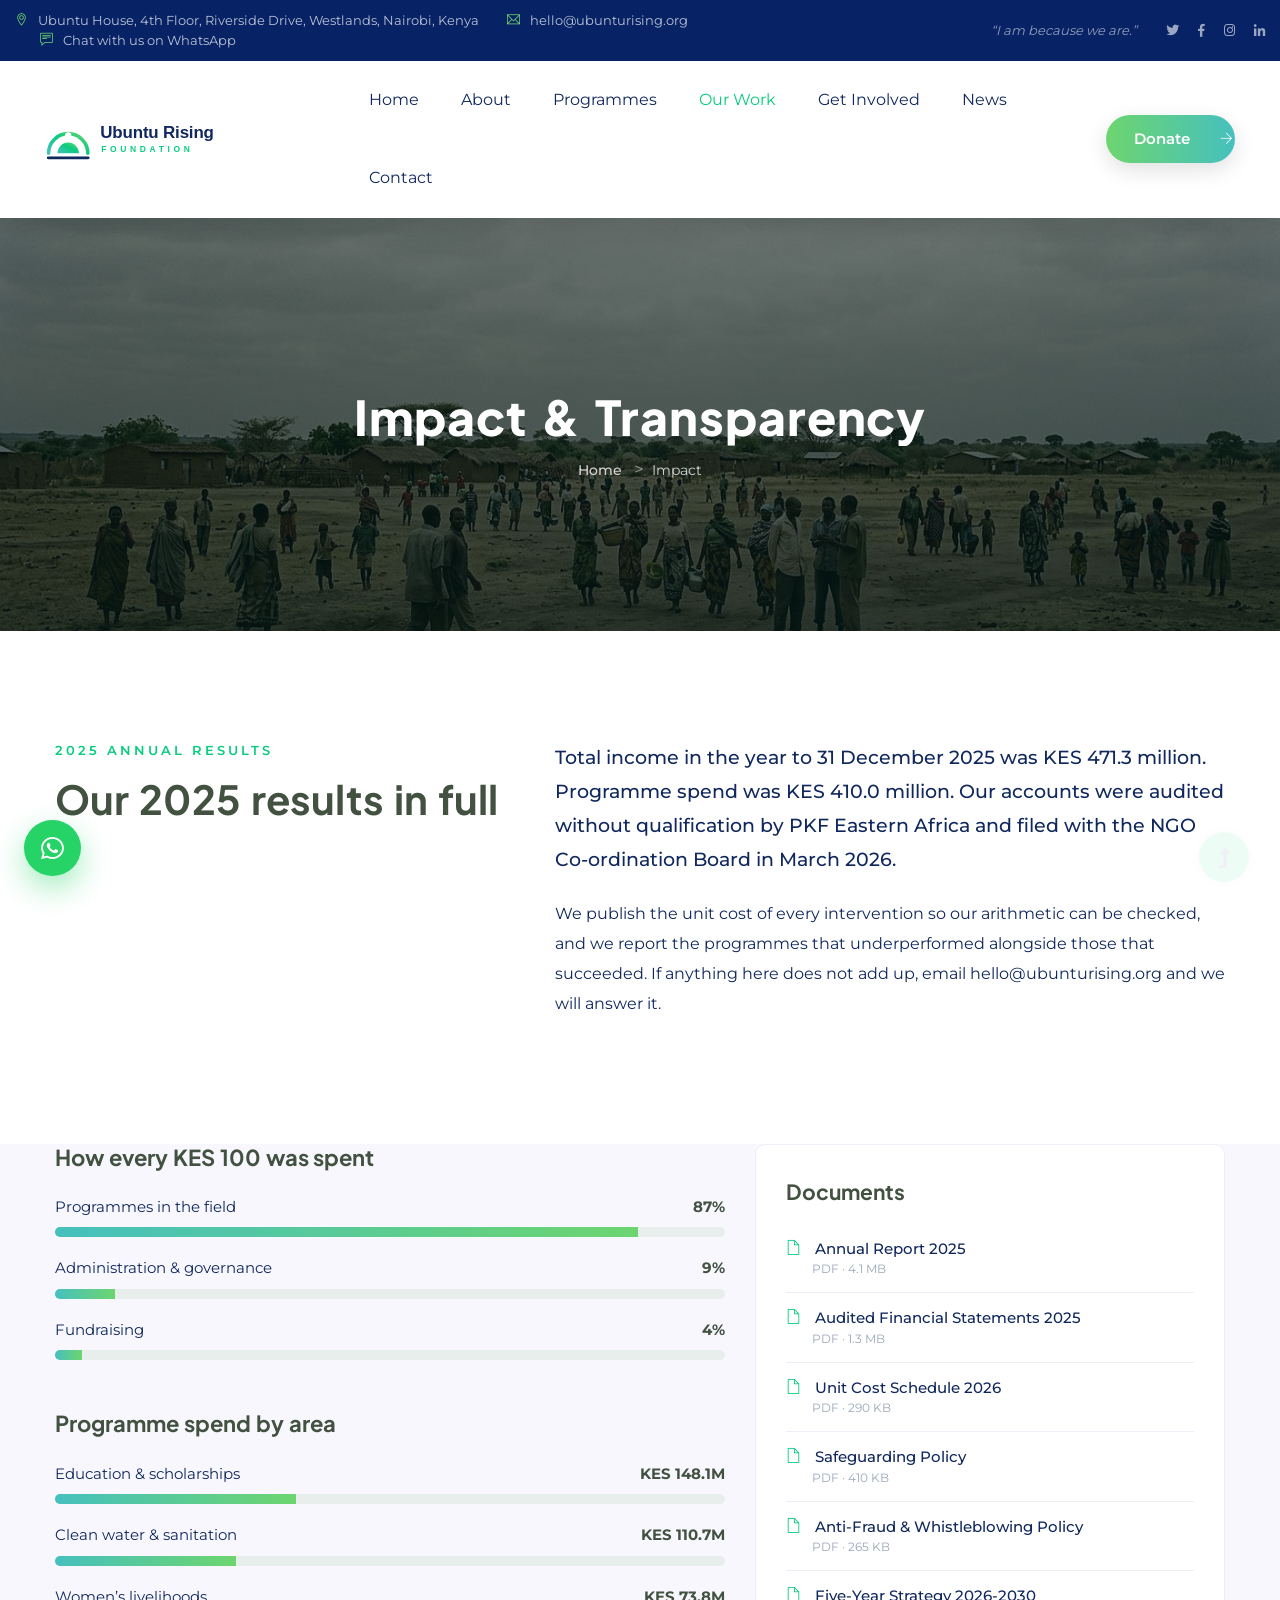
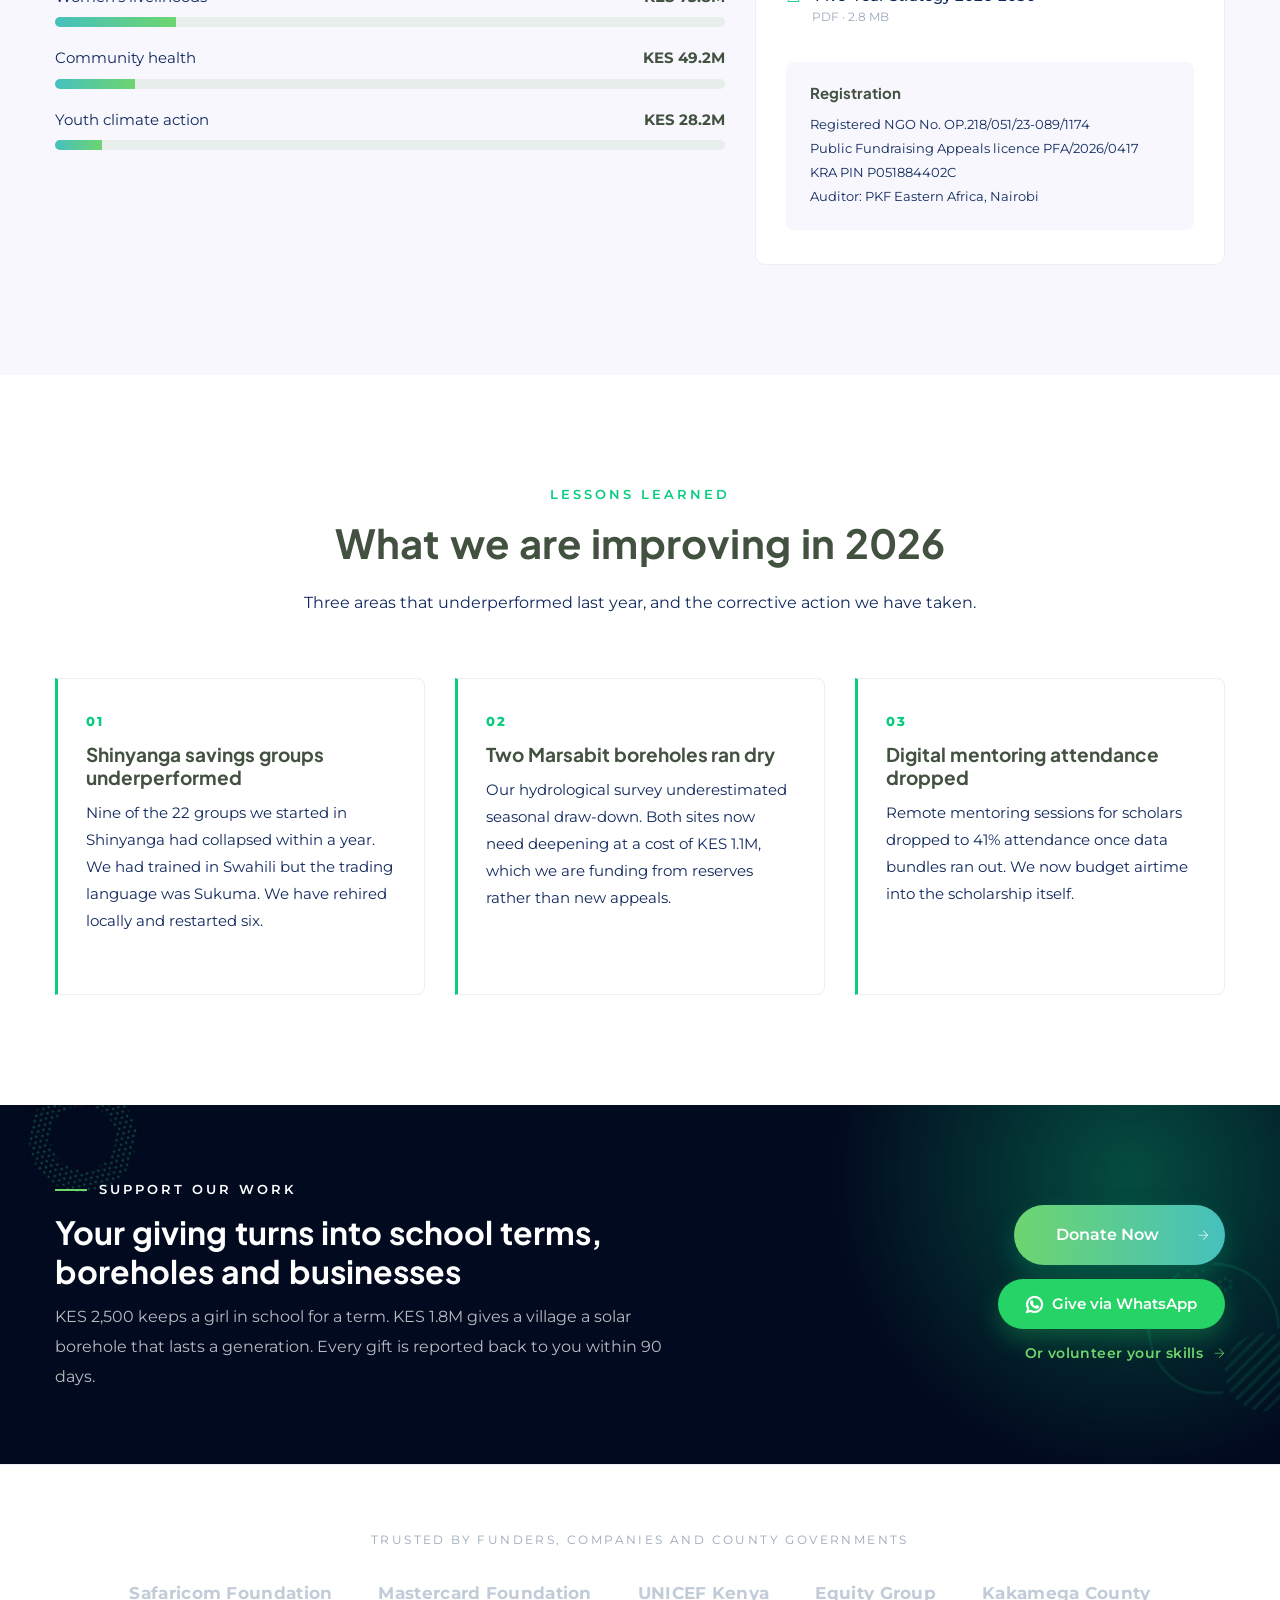
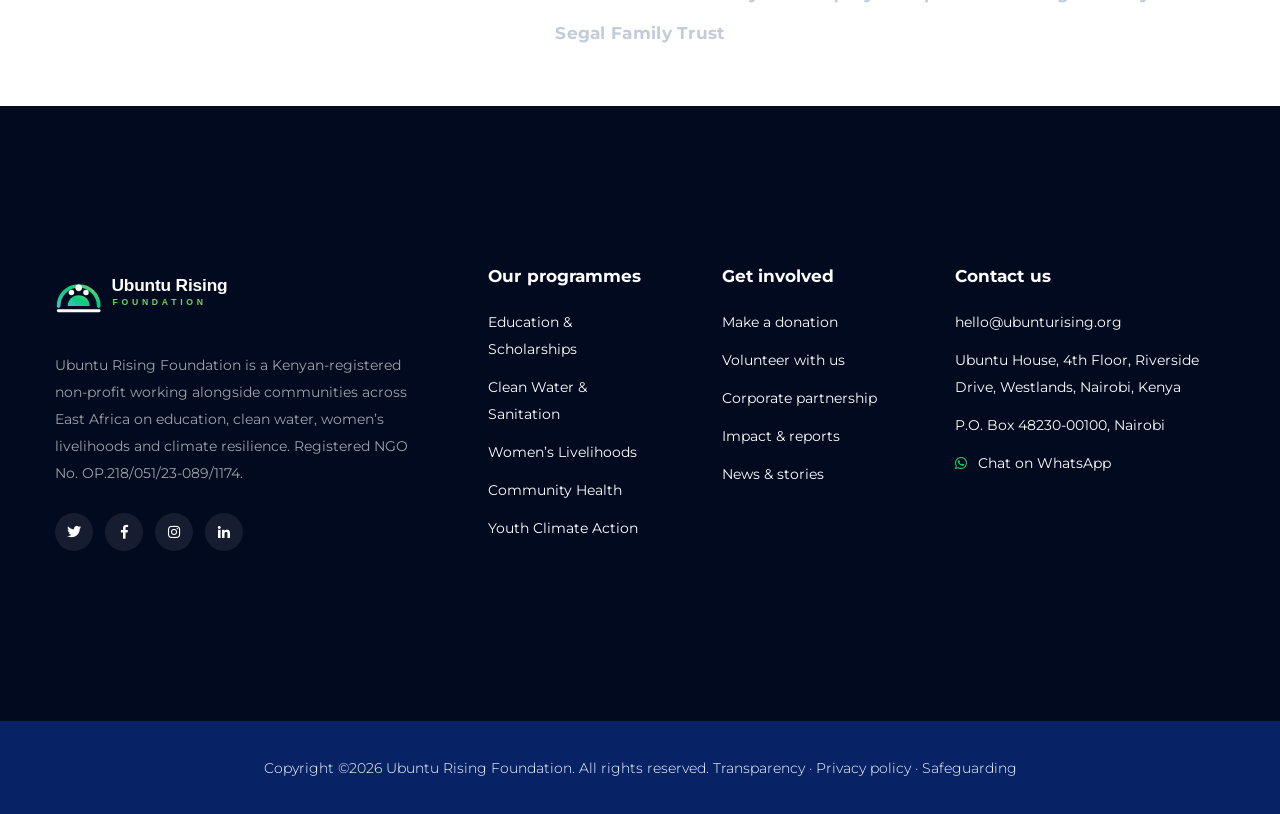
<file: impact.html>
<!doctype html>
<html class="no-js" lang="en">

<head>
    <meta charset="utf-8">
    <meta http-equiv="x-ua-compatible" content="ie=edge">
    <title>Impact & Transparency | Ubuntu Rising Foundation</title>
    <meta name="description" content="Audited accounts, unit costs, spend breakdown and an honest list of what did not work. 87% of income reaches the field.">
    <meta name="viewport" content="width=device-width, initial-scale=1">
    <meta property="og:title" content="Impact & Transparency | Ubuntu Rising Foundation">
    <meta property="og:description" content="Audited accounts, unit costs, spend breakdown and an honest list of what did not work. 87% of income reaches the field.">
    <meta property="og:type" content="website">
    <meta property="og:image" content="assets/img/hero/h1_hero1.jpg">
    <link rel="shortcut icon" type="image/svg+xml" href="assets/img/logo/mark.svg">

    <!-- CSS here -->
    <link rel="preload" href="assets/fonts/webfonts/plus-jakarta-sans-latin-700-normal.woff2" as="font" type="font/woff2" crossorigin>
    <link rel="preload" href="assets/fonts/webfonts/montserrat-latin-400-normal.woff2" as="font" type="font/woff2" crossorigin>
    <link rel="stylesheet" href="assets/css/bundle.min.css?v=679e28f1ff">
</head>

<body>
    <!-- Preloader Start -->
    <div id="preloader-active">
        <div class="preloader d-flex align-items-center justify-content-center">
            <div class="preloader-inner position-relative">
                <div class="preloader-circle"></div>
                <div class="preloader-img pere-text">
                    <img src="assets/img/logo/mark.svg" alt="Ubuntu Rising Foundation">
                </div>
            </div>
        </div>
    </div>
    <!-- Preloader End -->

    <header>
        <div class="header-area">
            <div class="main-header">
                <div class="header-top d-none d-lg-block">
                    <div class="container-fluid">
                        <div class="row align-items-center">
                            <div class="col-lg-7">
                                <div class="header-info-left">
                                    <span><i class="ti-location-pin"></i> Ubuntu House, 4th Floor, Riverside Drive, Westlands, Nairobi, Kenya</span>
                                    <span class="ml-25"><i class="ti-email"></i> <a href="mailto:hello@ubunturising.org">hello@ubunturising.org</a></span>
                                    <span class="ml-25"><i class="ti-comment-alt"></i> <a href="https://wa.me/254112272061" target="_blank" rel="noopener">Chat with us on WhatsApp</a></span>
                                </div>
                            </div>
                            <div class="col-lg-5">
                                <div class="header-info-right text-right">
                                    <span class="urf-tagline">&ldquo;I am because we are.&rdquo;</span>
                                    <a href="#" aria-label="Ubuntu Rising on X"><i class="fab fa-twitter"></i></a>
                                    <a href="#" aria-label="Ubuntu Rising on Facebook"><i class="fab fa-facebook-f"></i></a>
                                    <a href="#" aria-label="Ubuntu Rising on Instagram"><i class="fab fa-instagram"></i></a>
                                    <a href="#" aria-label="Ubuntu Rising on LinkedIn"><i class="fab fa-linkedin-in"></i></a>
                                </div>
                            </div>
                        </div>
                    </div>
                </div>
                <div class="header-bottom header-sticky">
                    <div class="container-fluid">
                        <div class="row align-items-center">
                            <div class="col-xl-3 col-lg-3 col-md-6 col-6">
                                <div class="logo">
                                    <a href="index.html"><img src="assets/img/logo/logo.svg" alt="Ubuntu Rising Foundation" width="230" height="50"></a>
                                </div>
                            </div>
                            <div class="col-xl-9 col-lg-9">
                                <div class="menu-wrapper d-flex align-items-center justify-content-end">
                                    <div class="main-menu d-none d-lg-block">
                                        <nav>
                                            <ul id="navigation">
                                                <li><a href="index.html">Home</a></li>
                                                <li><a href="about.html">About</a></li>
                                                <li><a href="programmes.html">Programmes</a></li>
                                                <li class="active"><a href="projects.html">Our Work</a><ul class="submenu"><li><a href="projects.html">Current Projects</a></li><li><a href="impact.html">Impact & Transparency</a></li></ul></li>
                                                <li><a href="volunteer.html">Get Involved</a><ul class="submenu"><li><a href="volunteer.html">Volunteer</a></li><li><a href="partners.html">Corporate Partners</a></li></ul></li>
                                                <li><a href="blog.html">News</a><ul class="submenu"><li><a href="blog.html">Latest News</a></li><li><a href="blog_details.html">Story Detail</a></li></ul></li>
                                                <li><a href="contact.html">Contact</a></li>
                                            </ul>
                                        </nav>
                                    </div>
                                    <div class="header-right-btn d-none d-lg-block ml-20">
                                        <a href="donate.html" class="btn header-btn urf-btn-pulse">Donate <i class="ti-arrow-right"></i></a>
                                    </div>
                                </div>
                            </div>
                            <div class="col-12">
                                <div class="mobile_menu d-block d-lg-none"></div>
                            </div>
                        </div>
                    </div>
                </div>
            </div>
        </div>
    </header>
    <main>
        <!-- Page title -->
        <div class="bradcam_area bradcam">
            <div class="container">
                <div class="row">
                    <div class="col-xl-12">
                        <div class="bradcam_text text-center">
                            <h3>Impact &amp; Transparency</h3>
                            <nav aria-label="breadcrumb">
                                <ol class="breadcrumb justify-content-center">
                                    <li class="breadcrumb-item"><a href="index.html">Home</a></li>
                                    <li class="breadcrumb-item active" aria-current="page">Impact</li>
                                </ol>
                            </nav>
                        </div>
                    </div>
                </div>
            </div>
        </div>
        <!-- Page title end -->

        <section class="urf-section">
            <div class="container">
                <div class="row">
                    <div class="col-lg-5">
                        <div class="section-tittle">
                            <span class="urf-eyebrow-dark">2025 annual results</span>
                            <h2>Our 2025 results in full</h2>
                        </div>
                    </div>
                    <div class="col-lg-7">
                        <p class="urf-lead">Total income in the year to 31 December 2025 was KES 471.3 million.
                            Programme spend was KES 410.0 million. Our accounts were audited without qualification by
                            PKF Eastern Africa and filed with the NGO Co-ordination Board in March 2026.</p>
                        <p>We publish the unit cost of every intervention so our arithmetic can be checked, and we
                            report the programmes that underperformed alongside those that succeeded. If anything here
                            does not add up, email <a href="mailto:hello@ubunturising.org">hello@ubunturising.org</a> and we will answer it.</p>
                    </div>
                </div>
            </div>
        </section>

        <!-- Spend breakdown -->
        <section class="urf-section urf-bg-soft pt-0">
            <div class="container">
                <div class="row">
                    <div class="col-lg-7">
                        <div class="urf-spend">
                            <h3>How every KES 100 was spent</h3>
                            <div class="urf-spend-row">
                                <div class="urf-spend-label"><span>Programmes in the field</span><strong>87%</strong></div>
                                <div class="urf-meter"><i style="width:87%"></i></div>
                            </div>
                            <div class="urf-spend-row">
                                <div class="urf-spend-label"><span>Administration &amp; governance</span><strong>9%</strong></div>
                                <div class="urf-meter"><i style="width:9%"></i></div>
                            </div>
                            <div class="urf-spend-row">
                                <div class="urf-spend-label"><span>Fundraising</span><strong>4%</strong></div>
                                <div class="urf-meter"><i style="width:4%"></i></div>
                            </div>
                            <h3 class="mt-50">Programme spend by area</h3>
                            <div class="urf-spend-row">
                                <div class="urf-spend-label"><span>Education &amp; scholarships</span><strong>KES 148.1M</strong></div>
                                <div class="urf-meter"><i style="width:36%"></i></div>
                            </div>
                            <div class="urf-spend-row">
                                <div class="urf-spend-label"><span>Clean water &amp; sanitation</span><strong>KES 110.7M</strong></div>
                                <div class="urf-meter"><i style="width:27%"></i></div>
                            </div>
                            <div class="urf-spend-row">
                                <div class="urf-spend-label"><span>Women&rsquo;s livelihoods</span><strong>KES 73.8M</strong></div>
                                <div class="urf-meter"><i style="width:18%"></i></div>
                            </div>
                            <div class="urf-spend-row">
                                <div class="urf-spend-label"><span>Community health</span><strong>KES 49.2M</strong></div>
                                <div class="urf-meter"><i style="width:12%"></i></div>
                            </div>
                            <div class="urf-spend-row">
                                <div class="urf-spend-label"><span>Youth climate action</span><strong>KES 28.2M</strong></div>
                                <div class="urf-meter"><i style="width:7%"></i></div>
                            </div>
                        </div>
                    </div>
                    <div class="col-lg-5">
                        <div class="urf-downloads">
                            <h3>Documents</h3>
                            <ul>
                                <li><a href="#"><i class="ti-file"></i> Annual Report 2025 <span>PDF &middot; 4.1 MB</span></a></li>
                                <li><a href="#"><i class="ti-file"></i> Audited Financial Statements 2025 <span>PDF &middot; 1.3 MB</span></a></li>
                                <li><a href="#"><i class="ti-file"></i> Unit Cost Schedule 2026 <span>PDF &middot; 290 KB</span></a></li>
                                <li><a href="#"><i class="ti-file"></i> Safeguarding Policy <span>PDF &middot; 410 KB</span></a></li>
                                <li><a href="#"><i class="ti-file"></i> Anti-Fraud &amp; Whistleblowing Policy <span>PDF &middot; 265 KB</span></a></li>
                                <li><a href="#"><i class="ti-file"></i> Five-Year Strategy 2026-2030 <span>PDF &middot; 2.8 MB</span></a></li>
                            </ul>
                            <div class="urf-reg-box">
                                <h4>Registration</h4>
                                <p>Registered NGO No. OP.218/051/23-089/1174<br>
                                   Public Fundraising Appeals licence PFA/2026/0417<br>
                                   KRA PIN P051884402C<br>
                                   Auditor: PKF Eastern Africa, Nairobi</p>
                            </div>
                        </div>
                    </div>
                </div>
            </div>
        </section>
        <!-- Spend breakdown end -->

        <!-- What didn't work -->
        <section class="urf-section">
            <div class="container">
                <div class="row justify-content-center">
                    <div class="col-xl-8 col-lg-9">
                        <div class="section-tittle text-center mb-60">
                            <span class="urf-eyebrow-dark">Lessons learned</span>
                            <h2>What we are improving in 2026</h2>
                            <p>Three areas that underperformed last year, and the corrective action we have taken.</p>
                        </div>
                    </div>
                </div>
                <div class="row">
                    <div class="col-lg-4 col-md-6">
                        <div class="urf-learn-card">
                            <span>01</span>
                            <h4>Shinyanga savings groups underperformed</h4>
                            <p>Nine of the 22 groups we started in Shinyanga had collapsed within a year. We had trained
                                in Swahili but the trading language was Sukuma. We have rehired locally and restarted six.</p>
                        </div>
                    </div>
                    <div class="col-lg-4 col-md-6">
                        <div class="urf-learn-card">
                            <span>02</span>
                            <h4>Two Marsabit boreholes ran dry</h4>
                            <p>Our hydrological survey underestimated seasonal draw-down. Both sites now need deepening
                                at a cost of KES 1.1M, which we are funding from reserves rather than new appeals.</p>
                        </div>
                    </div>
                    <div class="col-lg-4 col-md-6">
                        <div class="urf-learn-card">
                            <span>03</span>
                            <h4>Digital mentoring attendance dropped</h4>
                            <p>Remote mentoring sessions for scholars dropped to 41% attendance once data bundles ran out.
                                We now budget airtime into the scholarship itself.</p>
                        </div>
                    </div>
                </div>
            </div>
        </section>
        <!-- What didn't work end -->

        <!-- CTA band -->
        <section class="urf-cta-band">
            <div class="urf-cta-glow" aria-hidden="true"></div>
            <div class="container">
                <div class="row align-items-center">
                    <div class="col-xl-7 col-lg-7">
                        <div class="urf-cta-text">
                            <span class="urf-eyebrow">Support our work</span>
                            <h3>Your giving turns into school terms, boreholes and businesses</h3>
                            <p>KES 2,500 keeps a girl in school for a term. KES 1.8M gives a village a solar borehole
                                that lasts a generation. Every gift is reported back to you within 90 days.</p>
                        </div>
                    </div>
                    <div class="col-xl-5 col-lg-5">
                        <div class="urf-cta-actions">
                            <a href="donate.html" class="btn urf-btn-solid urf-btn-lg">Donate now <i class="ti-arrow-right"></i></a>
                            <a href="https://wa.me/254112272061?text=Hello%20Ubuntu%20Rising%2C%20I%27d%20like%20to%20make%20a%20donation." target="_blank" rel="noopener" class="urf-btn-wa">
                                <i class="fab fa-whatsapp"></i> Give via WhatsApp
                            </a>
                            <a href="volunteer.html" class="urf-link-arrow">Or volunteer your skills <i class="ti-arrow-right"></i></a>
                        </div>
                    </div>
                </div>
            </div>
        </section>
        <!-- CTA band end -->
        <!-- Partner logos -->
        <section class="urf-partners-strip">
            <div class="container">
                <p class="urf-partners-label">Trusted by funders, companies and county governments</p>
                <div class="urf-partner-logos">
                    <span>Safaricom Foundation</span>
                    <span>Mastercard Foundation</span>
                    <span>UNICEF Kenya</span>
                    <span>Equity Group</span>
                    <span>Kakamega County</span>
                    <span>Segal Family Trust</span>
                </div>
            </div>
        </section>
        <!-- Partner logos end -->
    </main>

    <footer>
        <div class="footer-wrapper">
            <div class="footer-area footer-padding">
                <div class="container">
                    <div class="row justify-content-between">
                        <div class="col-xl-4 col-lg-4 col-md-8 col-sm-8">
                            <div class="single-footer-caption mb-50">
                                <div class="single-footer-caption mb-30">
                                    <div class="footer-logo mb-35">
                                        <a href="index.html"><img src="assets/img/logo/logo-white.svg" alt="Ubuntu Rising Foundation" width="235" height="51"></a>
                                    </div>
                                    <div class="footer-tittle">
                                        <div class="footer-pera">
                                            <p>Ubuntu Rising Foundation is a Kenyan-registered non-profit working alongside
                                                communities across East Africa on education, clean water, women&rsquo;s
                                                livelihoods and climate resilience. Registered NGO No. OP.218/051/23-089/1174.</p>
                                        </div>
                                    </div>
                                    <div class="footer-social">
                                        <a href="#" aria-label="X"><i class="fab fa-twitter"></i></a>
                                        <a href="#" aria-label="Facebook"><i class="fab fa-facebook-f"></i></a>
                                        <a href="#" aria-label="Instagram"><i class="fab fa-instagram"></i></a>
                                        <a href="#" aria-label="LinkedIn"><i class="fab fa-linkedin-in"></i></a>
                                    </div>
                                </div>
                            </div>
                        </div>
                        <div class="col-xl-2 col-lg-2 col-md-4 col-sm-4">
                            <div class="single-footer-caption mb-50">
                                <div class="footer-tittle">
                                    <h4>Our programmes</h4>
                                    <ul>
                                        <li><a href="programmes.html#education">Education &amp; Scholarships</a></li>
                                        <li><a href="programmes.html#water">Clean Water &amp; Sanitation</a></li>
                                        <li><a href="programmes.html#women">Women&rsquo;s Livelihoods</a></li>
                                        <li><a href="programmes.html#health">Community Health</a></li>
                                        <li><a href="programmes.html#climate">Youth Climate Action</a></li>
                                    </ul>
                                </div>
                            </div>
                        </div>
                        <div class="col-xl-2 col-lg-2 col-md-4 col-sm-4">
                            <div class="single-footer-caption mb-50">
                                <div class="footer-tittle">
                                    <h4>Get involved</h4>
                                    <ul>
                                        <li><a href="donate.html">Make a donation</a></li>
                                        <li><a href="volunteer.html">Volunteer with us</a></li>
                                        <li><a href="partners.html">Corporate partnership</a></li>
                                        <li><a href="impact.html">Impact &amp; reports</a></li>
                                        <li><a href="blog.html">News &amp; stories</a></li>
                                    </ul>
                                </div>
                            </div>
                        </div>
                        <div class="col-xl-3 col-lg-3 col-md-6 col-sm-4">
                            <div class="single-footer-caption mb-50">
                                <div class="footer-tittle">
                                    <h4>Contact us</h4>
                                    <ul>
                                        <li><a href="mailto:hello@ubunturising.org">hello@ubunturising.org</a></li>
                                        <li><a href="#">Ubuntu House, 4th Floor, Riverside Drive, Westlands, Nairobi, Kenya</a></li>
                                        <li><a href="#">P.O. Box 48230-00100, Nairobi</a></li>
                                        <li><a href="https://wa.me/254112272061" target="_blank" rel="noopener"><i class="fab fa-whatsapp"></i> Chat on WhatsApp</a></li>
                                    </ul>
                                </div>
                            </div>
                        </div>
                    </div>
                </div>
            </div>
            <div class="footer-bottom-area">
                <div class="container">
                    <div class="footer-border">
                        <div class="row d-flex align-items-center">
                            <div class="col-xl-12">
                                <div class="footer-copy-right text-center">
                                    <p>Copyright &copy;<script>document.write(new Date().getFullYear());</script> Ubuntu Rising Foundation. All rights reserved.
                                        <a href="impact.html">Transparency</a> &middot; <a href="#">Privacy policy</a> &middot; <a href="#">Safeguarding</a></p>
                                </div>
                            </div>
                        </div>
                    </div>
                </div>
            </div>
        </div>
    </footer>

    <!-- Floating WhatsApp -->
    <a class="urf-wa-float" href="https://wa.me/254112272061" target="_blank" rel="noopener" aria-label="Chat with Ubuntu Rising on WhatsApp">
        <i class="fab fa-whatsapp"></i>
        <span>Chat with us</span>
    </a>

    <div id="back-top">
        <a title="Go to Top" href="#"> <i class="fas fa-level-up-alt"></i></a>
    </div>

    <!-- JS here -->
    <script src="assets/js/bundle.min.js?v=679e28f1ff" defer></script>
</body>

</html>
</file>
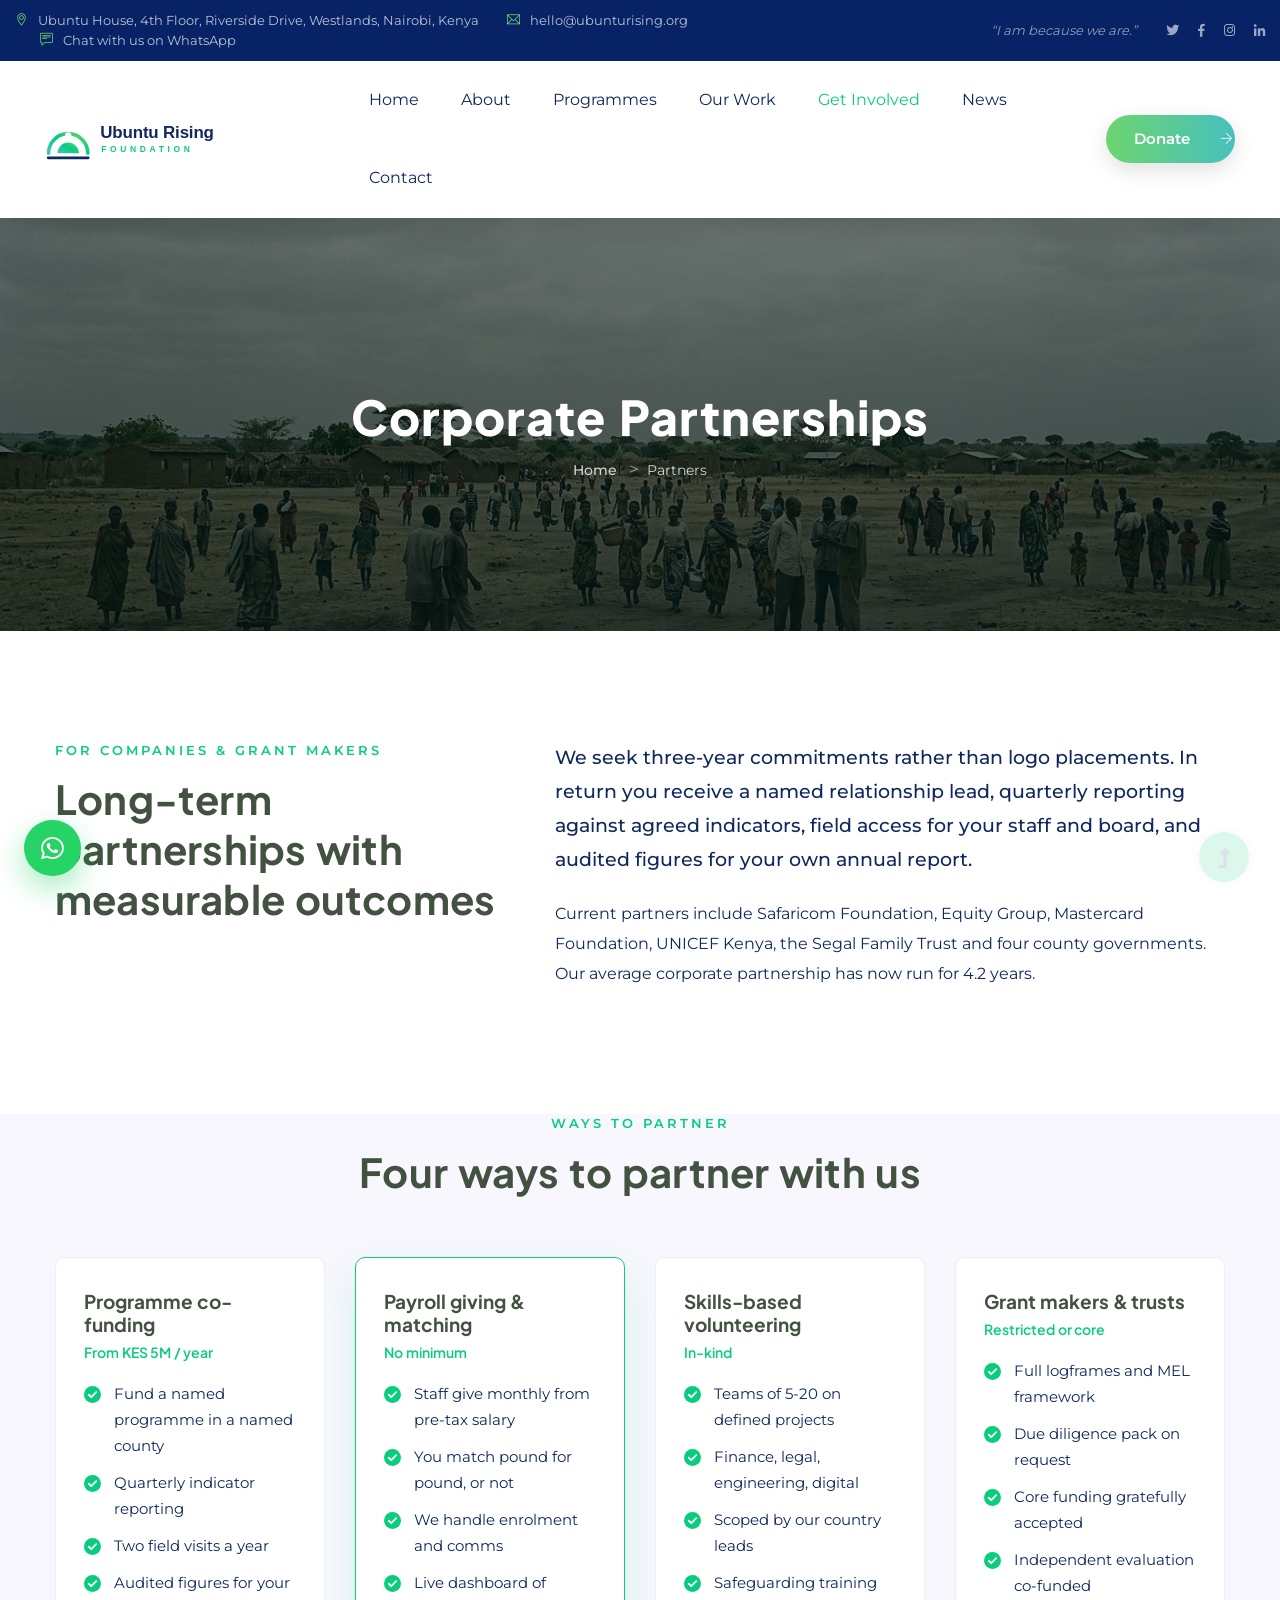
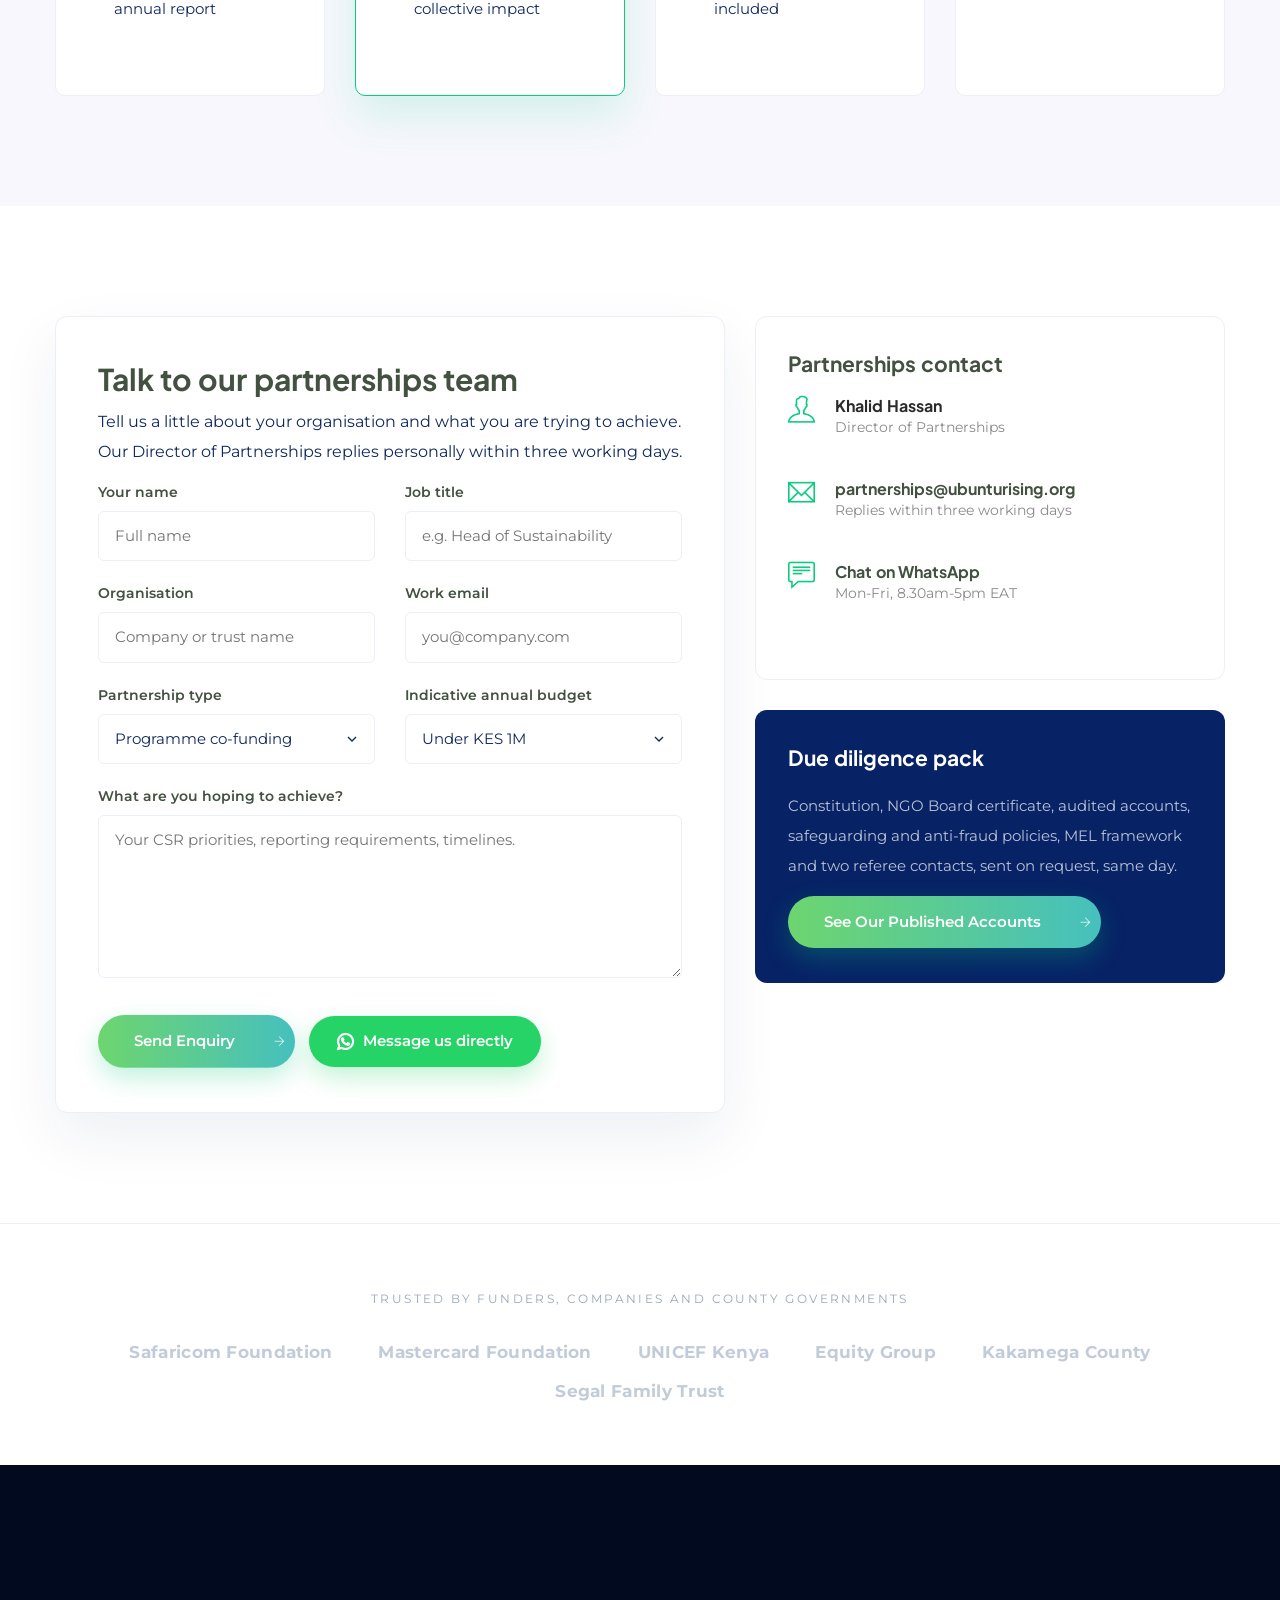
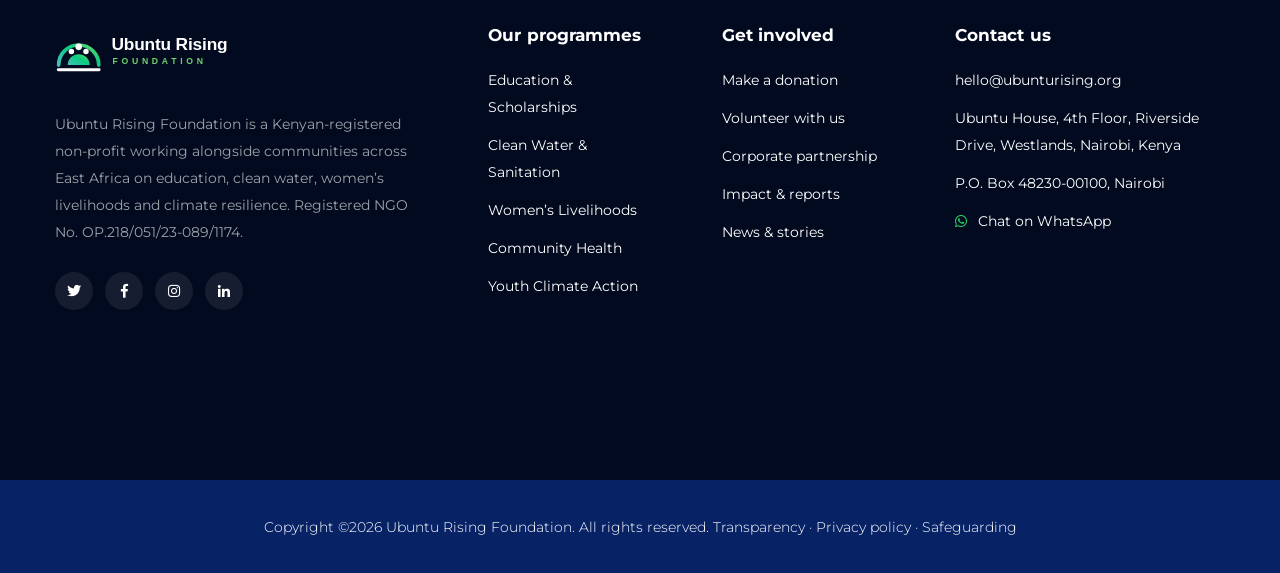
<file: partners.html>
<!doctype html>
<html class="no-js" lang="en">

<head>
    <meta charset="utf-8">
    <meta http-equiv="x-ua-compatible" content="ie=edge">
    <title>Corporate Partnerships | Ubuntu Rising Foundation</title>
    <meta name="description" content="Programme co-funding, payroll giving, skills-based volunteering and grant funding. Three-year partnerships with quarterly reporting and audited figures.">
    <meta name="viewport" content="width=device-width, initial-scale=1">
    <meta property="og:title" content="Corporate Partnerships | Ubuntu Rising Foundation">
    <meta property="og:description" content="Programme co-funding, payroll giving, skills-based volunteering and grant funding. Three-year partnerships with quarterly reporting and audited figures.">
    <meta property="og:type" content="website">
    <meta property="og:image" content="assets/img/hero/h1_hero1.jpg">
    <link rel="shortcut icon" type="image/svg+xml" href="assets/img/logo/mark.svg">

    <!-- CSS here -->
    <link rel="preload" href="assets/fonts/webfonts/plus-jakarta-sans-latin-700-normal.woff2" as="font" type="font/woff2" crossorigin>
    <link rel="preload" href="assets/fonts/webfonts/montserrat-latin-400-normal.woff2" as="font" type="font/woff2" crossorigin>
    <link rel="stylesheet" href="assets/css/bundle.min.css?v=679e28f1ff">
</head>

<body>
    <!-- Preloader Start -->
    <div id="preloader-active">
        <div class="preloader d-flex align-items-center justify-content-center">
            <div class="preloader-inner position-relative">
                <div class="preloader-circle"></div>
                <div class="preloader-img pere-text">
                    <img src="assets/img/logo/mark.svg" alt="Ubuntu Rising Foundation">
                </div>
            </div>
        </div>
    </div>
    <!-- Preloader End -->

    <header>
        <div class="header-area">
            <div class="main-header">
                <div class="header-top d-none d-lg-block">
                    <div class="container-fluid">
                        <div class="row align-items-center">
                            <div class="col-lg-7">
                                <div class="header-info-left">
                                    <span><i class="ti-location-pin"></i> Ubuntu House, 4th Floor, Riverside Drive, Westlands, Nairobi, Kenya</span>
                                    <span class="ml-25"><i class="ti-email"></i> <a href="mailto:hello@ubunturising.org">hello@ubunturising.org</a></span>
                                    <span class="ml-25"><i class="ti-comment-alt"></i> <a href="https://wa.me/254112272061" target="_blank" rel="noopener">Chat with us on WhatsApp</a></span>
                                </div>
                            </div>
                            <div class="col-lg-5">
                                <div class="header-info-right text-right">
                                    <span class="urf-tagline">&ldquo;I am because we are.&rdquo;</span>
                                    <a href="#" aria-label="Ubuntu Rising on X"><i class="fab fa-twitter"></i></a>
                                    <a href="#" aria-label="Ubuntu Rising on Facebook"><i class="fab fa-facebook-f"></i></a>
                                    <a href="#" aria-label="Ubuntu Rising on Instagram"><i class="fab fa-instagram"></i></a>
                                    <a href="#" aria-label="Ubuntu Rising on LinkedIn"><i class="fab fa-linkedin-in"></i></a>
                                </div>
                            </div>
                        </div>
                    </div>
                </div>
                <div class="header-bottom header-sticky">
                    <div class="container-fluid">
                        <div class="row align-items-center">
                            <div class="col-xl-3 col-lg-3 col-md-6 col-6">
                                <div class="logo">
                                    <a href="index.html"><img src="assets/img/logo/logo.svg" alt="Ubuntu Rising Foundation" width="230" height="50"></a>
                                </div>
                            </div>
                            <div class="col-xl-9 col-lg-9">
                                <div class="menu-wrapper d-flex align-items-center justify-content-end">
                                    <div class="main-menu d-none d-lg-block">
                                        <nav>
                                            <ul id="navigation">
                                                <li><a href="index.html">Home</a></li>
                                                <li><a href="about.html">About</a></li>
                                                <li><a href="programmes.html">Programmes</a></li>
                                                <li><a href="projects.html">Our Work</a><ul class="submenu"><li><a href="projects.html">Current Projects</a></li><li><a href="impact.html">Impact & Transparency</a></li></ul></li>
                                                <li class="active"><a href="volunteer.html">Get Involved</a><ul class="submenu"><li><a href="volunteer.html">Volunteer</a></li><li><a href="partners.html">Corporate Partners</a></li></ul></li>
                                                <li><a href="blog.html">News</a><ul class="submenu"><li><a href="blog.html">Latest News</a></li><li><a href="blog_details.html">Story Detail</a></li></ul></li>
                                                <li><a href="contact.html">Contact</a></li>
                                            </ul>
                                        </nav>
                                    </div>
                                    <div class="header-right-btn d-none d-lg-block ml-20">
                                        <a href="donate.html" class="btn header-btn urf-btn-pulse">Donate <i class="ti-arrow-right"></i></a>
                                    </div>
                                </div>
                            </div>
                            <div class="col-12">
                                <div class="mobile_menu d-block d-lg-none"></div>
                            </div>
                        </div>
                    </div>
                </div>
            </div>
        </div>
    </header>
    <main>
        <!-- Page title -->
        <div class="bradcam_area bradcam">
            <div class="container">
                <div class="row">
                    <div class="col-xl-12">
                        <div class="bradcam_text text-center">
                            <h3>Corporate Partnerships</h3>
                            <nav aria-label="breadcrumb">
                                <ol class="breadcrumb justify-content-center">
                                    <li class="breadcrumb-item"><a href="index.html">Home</a></li>
                                    <li class="breadcrumb-item active" aria-current="page">Partners</li>
                                </ol>
                            </nav>
                        </div>
                    </div>
                </div>
            </div>
        </div>
        <!-- Page title end -->

        <section class="urf-section">
            <div class="container">
                <div class="row">
                    <div class="col-lg-5">
                        <div class="section-tittle">
                            <span class="urf-eyebrow-dark">For companies &amp; grant makers</span>
                            <h2>Long-term partnerships with measurable outcomes</h2>
                        </div>
                    </div>
                    <div class="col-lg-7">
                        <p class="urf-lead">We seek three-year commitments rather than logo placements. In return you
                            receive a named relationship lead, quarterly reporting against agreed indicators, field
                            access for your staff and board, and audited figures for your own annual report.</p>
                        <p>Current partners include Safaricom Foundation, Equity Group, Mastercard Foundation, UNICEF
                            Kenya, the Segal Family Trust and four county governments. Our average corporate partnership
                            has now run for 4.2 years.</p>
                    </div>
                </div>
            </div>
        </section>

        <!-- Partnership tiers -->
        <section class="urf-section urf-bg-soft pt-0">
            <div class="container">
                <div class="row justify-content-center">
                    <div class="col-xl-8"><div class="section-tittle text-center mb-60">
                        <span class="urf-eyebrow-dark">Ways to partner</span>
                        <h2>Four ways to partner with us</h2>
                    </div></div>
                </div>
                <div class="row">
                    <div class="col-lg-3 col-md-6">
                        <div class="urf-tier">
                            <h4>Programme co-funding</h4>
                            <span class="urf-tier-price">From KES 5M / year</span>
                            <ul class="urf-ticks">
                                <li>Fund a named programme in a named county</li>
                                <li>Quarterly indicator reporting</li>
                                <li>Two field visits a year</li>
                                <li>Audited figures for your annual report</li>
                            </ul>
                        </div>
                    </div>
                    <div class="col-lg-3 col-md-6">
                        <div class="urf-tier urf-tier-featured">
                            <h4>Payroll giving &amp; matching</h4>
                            <span class="urf-tier-price">No minimum</span>
                            <ul class="urf-ticks">
                                <li>Staff give monthly from pre-tax salary</li>
                                <li>You match pound for pound, or not</li>
                                <li>We handle enrolment and comms</li>
                                <li>Live dashboard of collective impact</li>
                            </ul>
                        </div>
                    </div>
                    <div class="col-lg-3 col-md-6">
                        <div class="urf-tier">
                            <h4>Skills-based volunteering</h4>
                            <span class="urf-tier-price">In-kind</span>
                            <ul class="urf-ticks">
                                <li>Teams of 5-20 on defined projects</li>
                                <li>Finance, legal, engineering, digital</li>
                                <li>Scoped by our country leads</li>
                                <li>Safeguarding training included</li>
                            </ul>
                        </div>
                    </div>
                    <div class="col-lg-3 col-md-6">
                        <div class="urf-tier">
                            <h4>Grant makers &amp; trusts</h4>
                            <span class="urf-tier-price">Restricted or core</span>
                            <ul class="urf-ticks">
                                <li>Full logframes and MEL framework</li>
                                <li>Due diligence pack on request</li>
                                <li>Core funding gratefully accepted</li>
                                <li>Independent evaluation co-funded</li>
                            </ul>
                        </div>
                    </div>
                </div>
            </div>
        </section>
        <!-- Partnership tiers end -->

        <!-- Enquiry -->
        <section class="urf-section">
            <div class="container">
                <div class="row">
                    <div class="col-lg-7">
                        <div class="urf-form-card">
                            <h2>Talk to our partnerships team</h2>
                            <p>Tell us a little about your organisation and what you are trying to achieve. Our Director
                                of Partnerships replies personally within three working days.</p>
                            <form class="form-contact" action="contact_process.php" method="post" id="partnerForm">
                                <input type="hidden" name="subject" value="Corporate partnership enquiry">
                                <div class="row">
                                    <div class="col-sm-6">
                                        <div class="urf-field">
                                            <label for="p-name">Your name</label>
                                            <input type="text" id="p-name" name="name" placeholder="Full name" required>
                                        </div>
                                    </div>
                                    <div class="col-sm-6">
                                        <div class="urf-field">
                                            <label for="p-role">Job title</label>
                                            <input type="text" id="p-role" name="role" placeholder="e.g. Head of Sustainability">
                                        </div>
                                    </div>
                                    <div class="col-sm-6">
                                        <div class="urf-field">
                                            <label for="p-org">Organisation</label>
                                            <input type="text" id="p-org" name="organisation" placeholder="Company or trust name" required>
                                        </div>
                                    </div>
                                    <div class="col-sm-6">
                                        <div class="urf-field">
                                            <label for="p-email">Work email</label>
                                            <input type="email" id="p-email" name="email" placeholder="you@company.com" required>
                                        </div>
                                    </div>
                                    <div class="col-sm-6">
                                        <div class="urf-field">
                                            <label for="p-type">Partnership type</label>
                                            <select id="p-type" name="type" class="urf-select">
                                                <option>Programme co-funding</option>
                                                <option>Payroll giving &amp; matching</option>
                                                <option>Skills-based volunteering</option>
                                                <option>Grant or trust funding</option>
                                                <option>Gift in kind</option>
                                                <option>Not sure yet</option>
                                            </select>
                                        </div>
                                    </div>
                                    <div class="col-sm-6">
                                        <div class="urf-field">
                                            <label for="p-budget">Indicative annual budget</label>
                                            <select id="p-budget" name="budget" class="urf-select">
                                                <option>Under KES 1M</option>
                                                <option>KES 1M-5M</option>
                                                <option>KES 5M-20M</option>
                                                <option>Over KES 20M</option>
                                                <option>In-kind only</option>
                                            </select>
                                        </div>
                                    </div>
                                    <div class="col-12">
                                        <div class="urf-field">
                                            <label for="p-message">What are you hoping to achieve?</label>
                                            <textarea id="p-message" name="message" rows="6"
                                                placeholder="Your CSR priorities, reporting requirements, timelines."></textarea>
                                        </div>
                                    </div>
                                </div>
                                <div class="urf-btn-row">
                                    <button type="submit" class="btn urf-btn-solid">Send enquiry <i class="ti-arrow-right"></i></button>
                                    <a href="https://wa.me/254112272061?text=Hello%20Ubuntu%20Rising%2C%20I%27d%20like%20to%20discuss%20a%20partnership." target="_blank" rel="noopener" class="urf-btn-wa"><i class="fab fa-whatsapp"></i> Message us directly</a>
                                </div>
                            </form>
                        </div>
                    </div>
                    <div class="col-lg-5">
                        <div class="urf-side-card">
                            <h3>Partnerships contact</h3>
                            <div class="media contact-info">
                                <span class="contact-info__icon"><i class="ti-user"></i></span>
                                <div class="media-body">
                                    <h3>Khalid Hassan</h3>
                                    <p>Director of Partnerships</p>
                                </div>
                            </div>
                            <div class="media contact-info">
                                <span class="contact-info__icon"><i class="ti-email"></i></span>
                                <div class="media-body">
                                    <h3><a href="mailto:partnerships@ubunturising.org">partnerships@ubunturising.org</a></h3>
                                    <p>Replies within three working days</p>
                                </div>
                            </div>
                            <div class="media contact-info">
                                <span class="contact-info__icon"><i class="ti-comment-alt"></i></span>
                                <div class="media-body">
                                    <h3><a href="https://wa.me/254112272061?text=Hello%20Ubuntu%20Rising%2C%20I%27d%20like%20to%20discuss%20a%20partnership." target="_blank" rel="noopener">Chat on WhatsApp</a></h3>
                                    <p>Mon-Fri, 8.30am-5pm EAT</p>
                                </div>
                            </div>
                        </div>
                        <div class="urf-side-card urf-side-card-dark">
                            <h3>Due diligence pack</h3>
                            <p>Constitution, NGO Board certificate, audited accounts, safeguarding and anti-fraud
                                policies, MEL framework and two referee contacts, sent on request, same day.</p>
                            <a href="impact.html" class="btn urf-btn-solid">See our published accounts <i class="ti-arrow-right"></i></a>
                        </div>
                    </div>
                </div>
            </div>
        </section>
        <!-- Enquiry end -->

        <!-- Partner logos -->
        <section class="urf-partners-strip">
            <div class="container">
                <p class="urf-partners-label">Trusted by funders, companies and county governments</p>
                <div class="urf-partner-logos">
                    <span>Safaricom Foundation</span>
                    <span>Mastercard Foundation</span>
                    <span>UNICEF Kenya</span>
                    <span>Equity Group</span>
                    <span>Kakamega County</span>
                    <span>Segal Family Trust</span>
                </div>
            </div>
        </section>
        <!-- Partner logos end -->
    </main>

    <footer>
        <div class="footer-wrapper">
            <div class="footer-area footer-padding">
                <div class="container">
                    <div class="row justify-content-between">
                        <div class="col-xl-4 col-lg-4 col-md-8 col-sm-8">
                            <div class="single-footer-caption mb-50">
                                <div class="single-footer-caption mb-30">
                                    <div class="footer-logo mb-35">
                                        <a href="index.html"><img src="assets/img/logo/logo-white.svg" alt="Ubuntu Rising Foundation" width="235" height="51"></a>
                                    </div>
                                    <div class="footer-tittle">
                                        <div class="footer-pera">
                                            <p>Ubuntu Rising Foundation is a Kenyan-registered non-profit working alongside
                                                communities across East Africa on education, clean water, women&rsquo;s
                                                livelihoods and climate resilience. Registered NGO No. OP.218/051/23-089/1174.</p>
                                        </div>
                                    </div>
                                    <div class="footer-social">
                                        <a href="#" aria-label="X"><i class="fab fa-twitter"></i></a>
                                        <a href="#" aria-label="Facebook"><i class="fab fa-facebook-f"></i></a>
                                        <a href="#" aria-label="Instagram"><i class="fab fa-instagram"></i></a>
                                        <a href="#" aria-label="LinkedIn"><i class="fab fa-linkedin-in"></i></a>
                                    </div>
                                </div>
                            </div>
                        </div>
                        <div class="col-xl-2 col-lg-2 col-md-4 col-sm-4">
                            <div class="single-footer-caption mb-50">
                                <div class="footer-tittle">
                                    <h4>Our programmes</h4>
                                    <ul>
                                        <li><a href="programmes.html#education">Education &amp; Scholarships</a></li>
                                        <li><a href="programmes.html#water">Clean Water &amp; Sanitation</a></li>
                                        <li><a href="programmes.html#women">Women&rsquo;s Livelihoods</a></li>
                                        <li><a href="programmes.html#health">Community Health</a></li>
                                        <li><a href="programmes.html#climate">Youth Climate Action</a></li>
                                    </ul>
                                </div>
                            </div>
                        </div>
                        <div class="col-xl-2 col-lg-2 col-md-4 col-sm-4">
                            <div class="single-footer-caption mb-50">
                                <div class="footer-tittle">
                                    <h4>Get involved</h4>
                                    <ul>
                                        <li><a href="donate.html">Make a donation</a></li>
                                        <li><a href="volunteer.html">Volunteer with us</a></li>
                                        <li><a href="partners.html">Corporate partnership</a></li>
                                        <li><a href="impact.html">Impact &amp; reports</a></li>
                                        <li><a href="blog.html">News &amp; stories</a></li>
                                    </ul>
                                </div>
                            </div>
                        </div>
                        <div class="col-xl-3 col-lg-3 col-md-6 col-sm-4">
                            <div class="single-footer-caption mb-50">
                                <div class="footer-tittle">
                                    <h4>Contact us</h4>
                                    <ul>
                                        <li><a href="mailto:hello@ubunturising.org">hello@ubunturising.org</a></li>
                                        <li><a href="#">Ubuntu House, 4th Floor, Riverside Drive, Westlands, Nairobi, Kenya</a></li>
                                        <li><a href="#">P.O. Box 48230-00100, Nairobi</a></li>
                                        <li><a href="https://wa.me/254112272061" target="_blank" rel="noopener"><i class="fab fa-whatsapp"></i> Chat on WhatsApp</a></li>
                                    </ul>
                                </div>
                            </div>
                        </div>
                    </div>
                </div>
            </div>
            <div class="footer-bottom-area">
                <div class="container">
                    <div class="footer-border">
                        <div class="row d-flex align-items-center">
                            <div class="col-xl-12">
                                <div class="footer-copy-right text-center">
                                    <p>Copyright &copy;<script>document.write(new Date().getFullYear());</script> Ubuntu Rising Foundation. All rights reserved.
                                        <a href="impact.html">Transparency</a> &middot; <a href="#">Privacy policy</a> &middot; <a href="#">Safeguarding</a></p>
                                </div>
                            </div>
                        </div>
                    </div>
                </div>
            </div>
        </div>
    </footer>

    <!-- Floating WhatsApp -->
    <a class="urf-wa-float" href="https://wa.me/254112272061" target="_blank" rel="noopener" aria-label="Chat with Ubuntu Rising on WhatsApp">
        <i class="fab fa-whatsapp"></i>
        <span>Chat with us</span>
    </a>

    <div id="back-top">
        <a title="Go to Top" href="#"> <i class="fas fa-level-up-alt"></i></a>
    </div>

    <!-- JS here -->
    <script src="assets/js/bundle.min.js?v=679e28f1ff" defer></script>
</body>

</html>
</file>
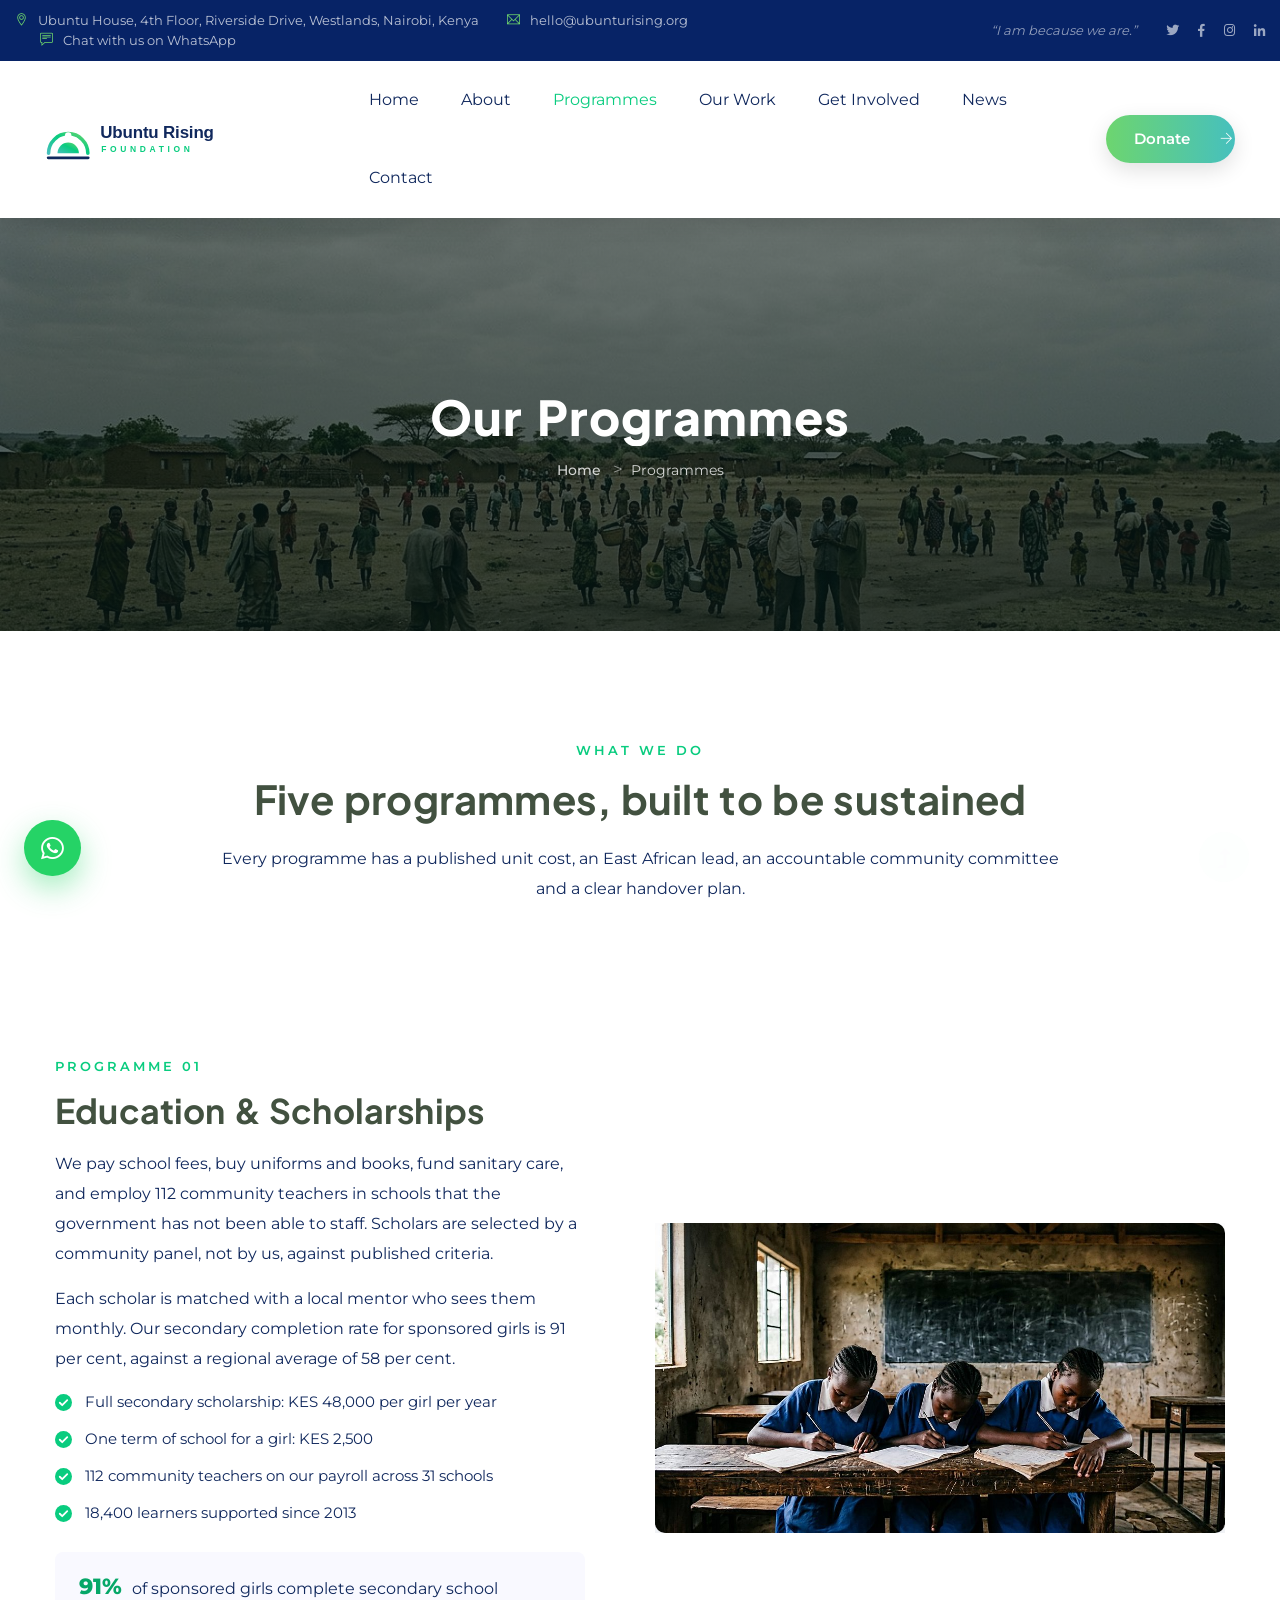
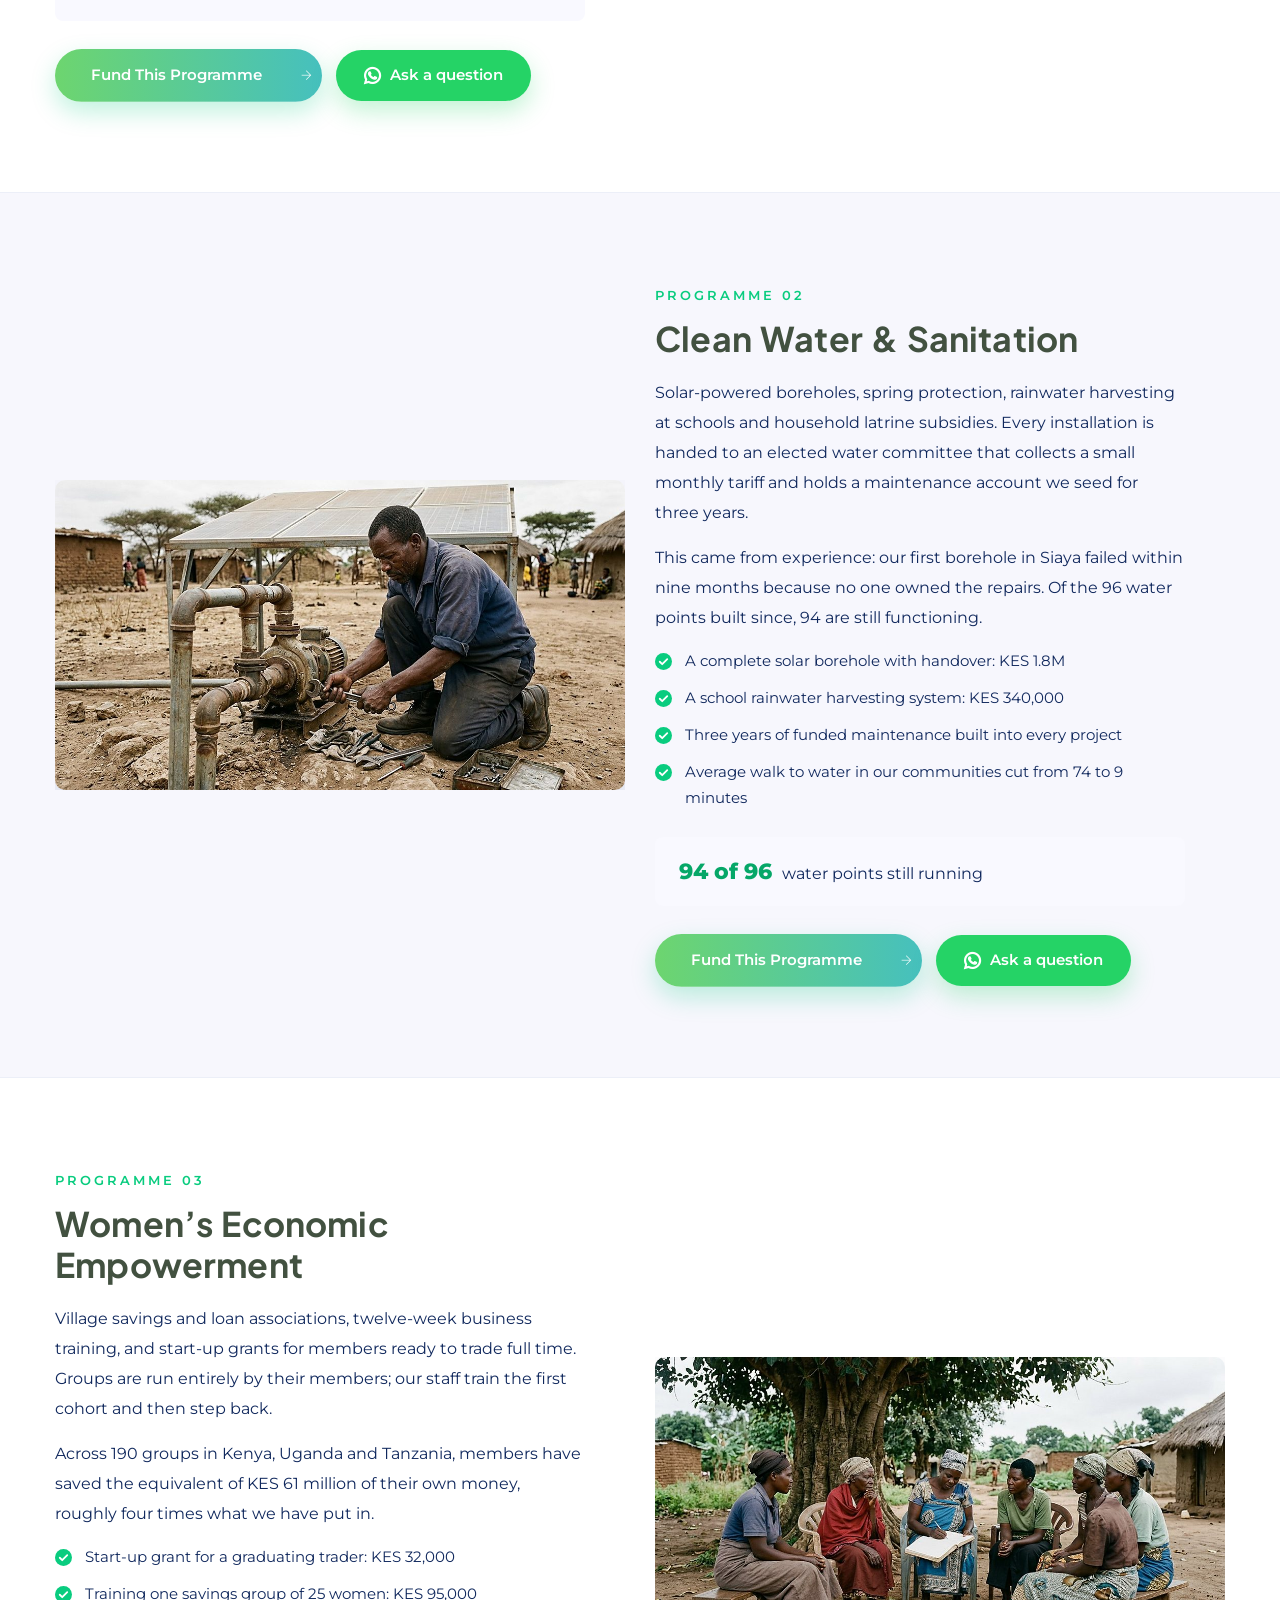
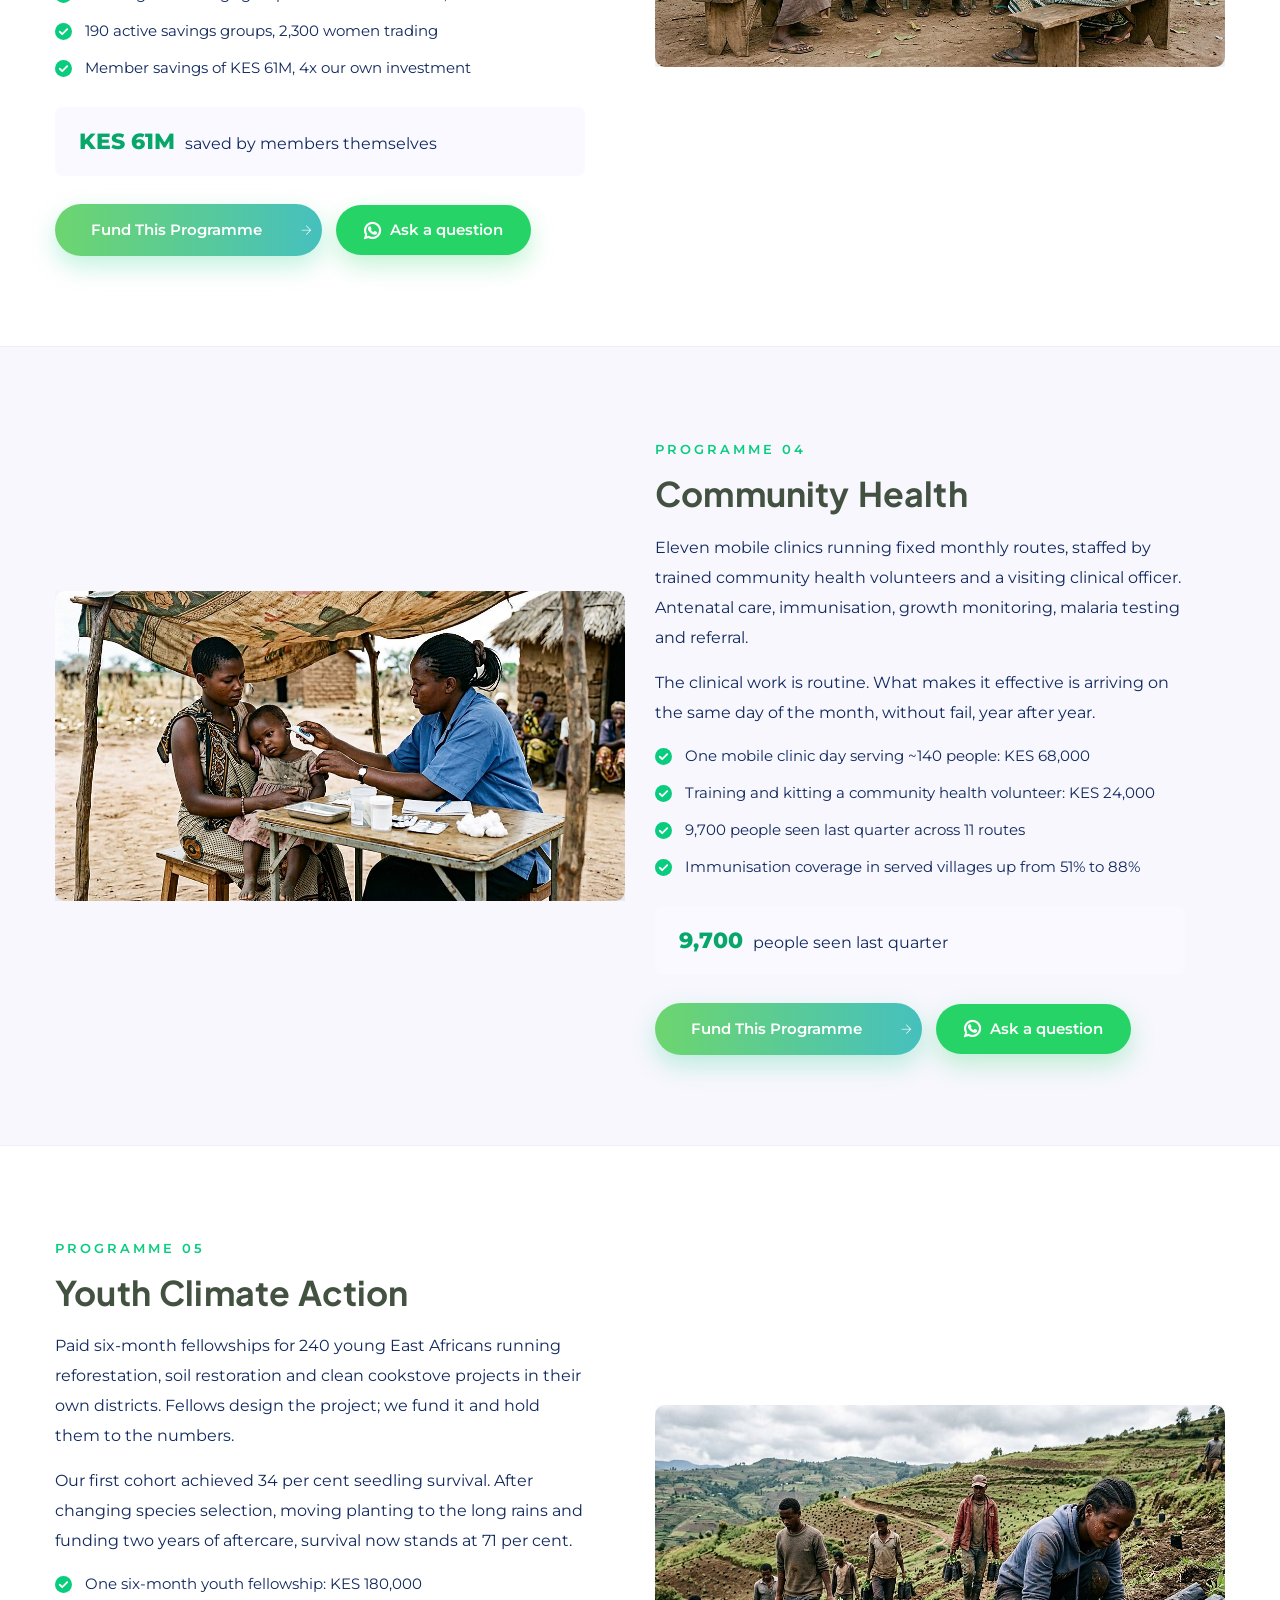
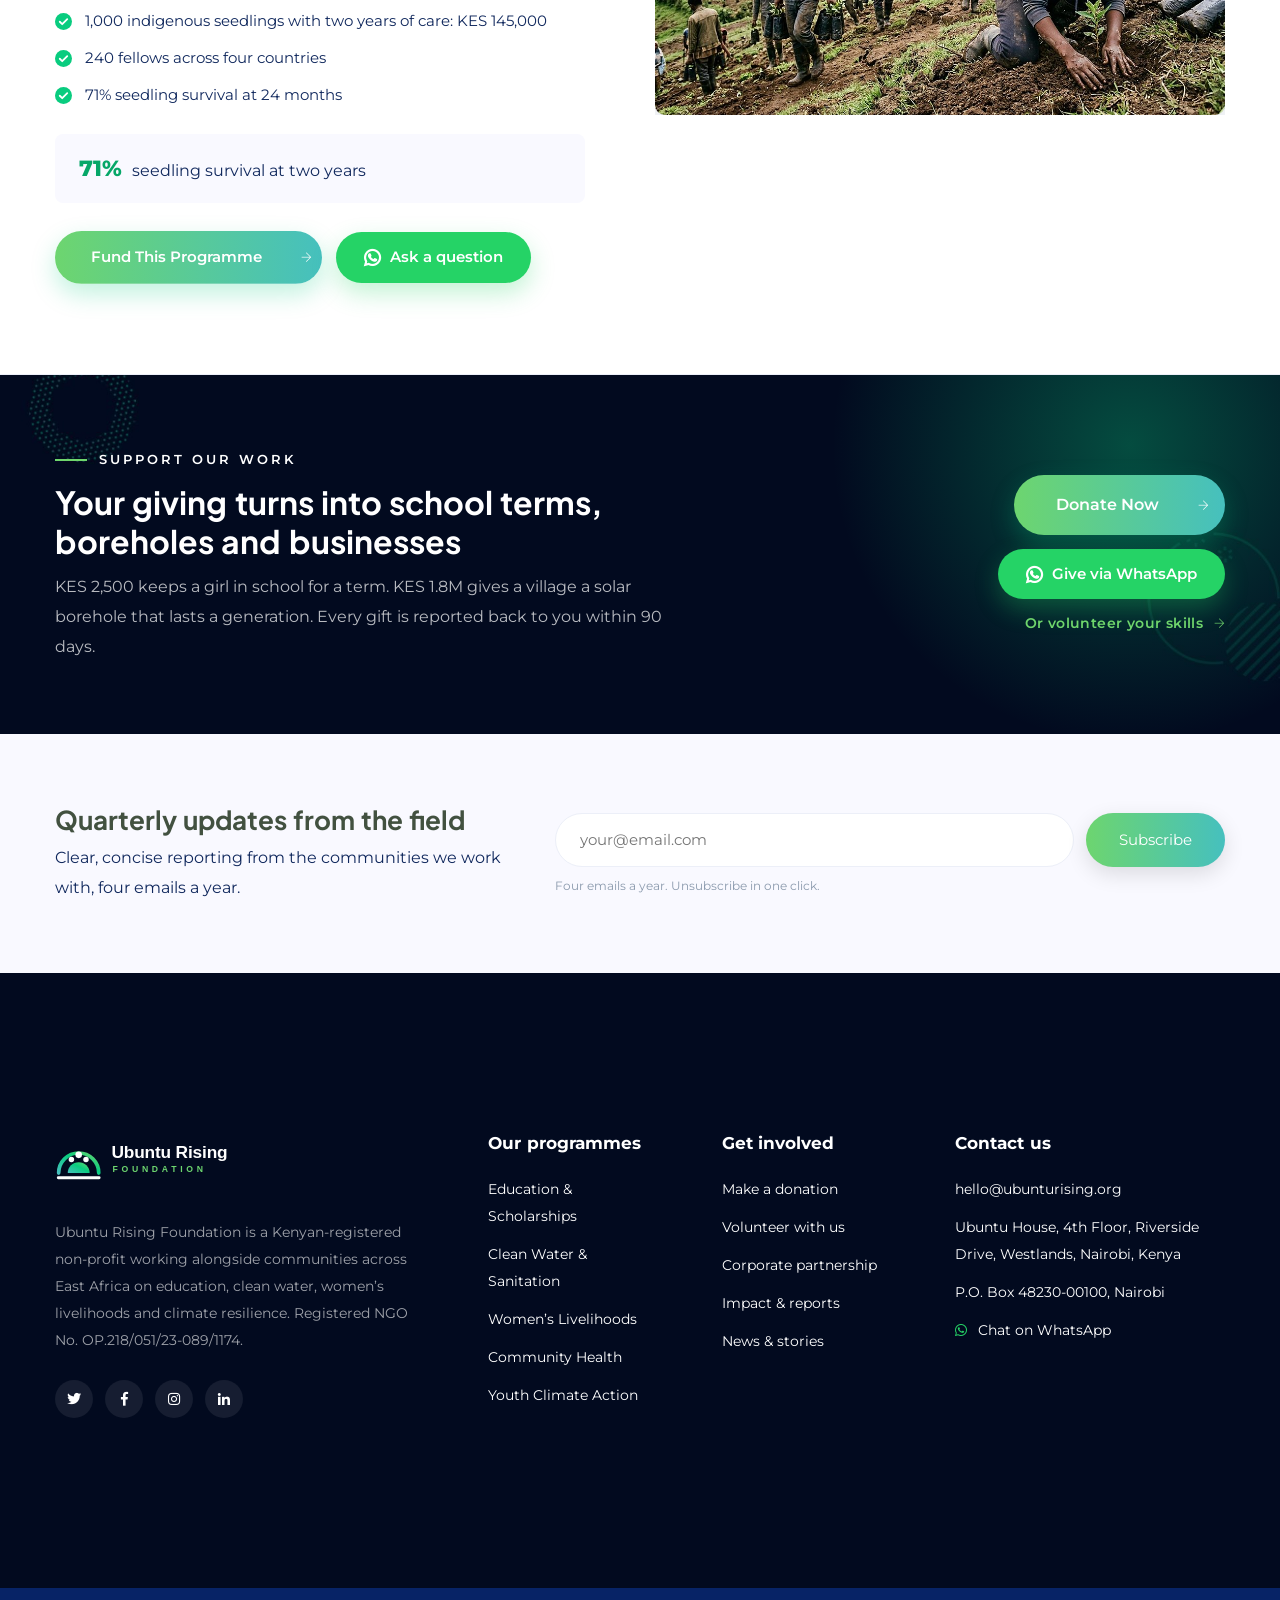
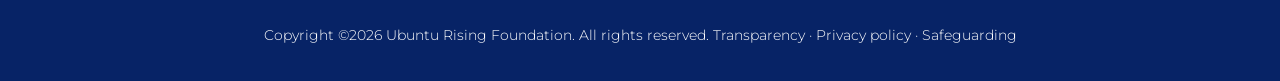
<file: programmes.html>
<!doctype html>
<html class="no-js" lang="en">

<head>
    <meta charset="utf-8">
    <meta http-equiv="x-ua-compatible" content="ie=edge">
    <title>Our Programmes | Ubuntu Rising Foundation</title>
    <meta name="description" content="Education and scholarships, clean water and sanitation, women's economic empowerment, community health and youth climate action across East Africa, with published unit costs.">
    <meta name="viewport" content="width=device-width, initial-scale=1">
    <meta property="og:title" content="Our Programmes | Ubuntu Rising Foundation">
    <meta property="og:description" content="Education and scholarships, clean water and sanitation, women's economic empowerment, community health and youth climate action across East Africa, with published unit costs.">
    <meta property="og:type" content="website">
    <meta property="og:image" content="assets/img/hero/h1_hero1.jpg">
    <link rel="shortcut icon" type="image/svg+xml" href="assets/img/logo/mark.svg">

    <!-- CSS here -->
    <link rel="preload" href="assets/fonts/webfonts/plus-jakarta-sans-latin-700-normal.woff2" as="font" type="font/woff2" crossorigin>
    <link rel="preload" href="assets/fonts/webfonts/montserrat-latin-400-normal.woff2" as="font" type="font/woff2" crossorigin>
    <link rel="stylesheet" href="assets/css/bundle.min.css?v=679e28f1ff">
</head>

<body>
    <!-- Preloader Start -->
    <div id="preloader-active">
        <div class="preloader d-flex align-items-center justify-content-center">
            <div class="preloader-inner position-relative">
                <div class="preloader-circle"></div>
                <div class="preloader-img pere-text">
                    <img src="assets/img/logo/mark.svg" alt="Ubuntu Rising Foundation">
                </div>
            </div>
        </div>
    </div>
    <!-- Preloader End -->

    <header>
        <div class="header-area">
            <div class="main-header">
                <div class="header-top d-none d-lg-block">
                    <div class="container-fluid">
                        <div class="row align-items-center">
                            <div class="col-lg-7">
                                <div class="header-info-left">
                                    <span><i class="ti-location-pin"></i> Ubuntu House, 4th Floor, Riverside Drive, Westlands, Nairobi, Kenya</span>
                                    <span class="ml-25"><i class="ti-email"></i> <a href="mailto:hello@ubunturising.org">hello@ubunturising.org</a></span>
                                    <span class="ml-25"><i class="ti-comment-alt"></i> <a href="https://wa.me/254112272061" target="_blank" rel="noopener">Chat with us on WhatsApp</a></span>
                                </div>
                            </div>
                            <div class="col-lg-5">
                                <div class="header-info-right text-right">
                                    <span class="urf-tagline">&ldquo;I am because we are.&rdquo;</span>
                                    <a href="#" aria-label="Ubuntu Rising on X"><i class="fab fa-twitter"></i></a>
                                    <a href="#" aria-label="Ubuntu Rising on Facebook"><i class="fab fa-facebook-f"></i></a>
                                    <a href="#" aria-label="Ubuntu Rising on Instagram"><i class="fab fa-instagram"></i></a>
                                    <a href="#" aria-label="Ubuntu Rising on LinkedIn"><i class="fab fa-linkedin-in"></i></a>
                                </div>
                            </div>
                        </div>
                    </div>
                </div>
                <div class="header-bottom header-sticky">
                    <div class="container-fluid">
                        <div class="row align-items-center">
                            <div class="col-xl-3 col-lg-3 col-md-6 col-6">
                                <div class="logo">
                                    <a href="index.html"><img src="assets/img/logo/logo.svg" alt="Ubuntu Rising Foundation" width="230" height="50"></a>
                                </div>
                            </div>
                            <div class="col-xl-9 col-lg-9">
                                <div class="menu-wrapper d-flex align-items-center justify-content-end">
                                    <div class="main-menu d-none d-lg-block">
                                        <nav>
                                            <ul id="navigation">
                                                <li><a href="index.html">Home</a></li>
                                                <li><a href="about.html">About</a></li>
                                                <li class="active"><a href="programmes.html">Programmes</a></li>
                                                <li><a href="projects.html">Our Work</a><ul class="submenu"><li><a href="projects.html">Current Projects</a></li><li><a href="impact.html">Impact & Transparency</a></li></ul></li>
                                                <li><a href="volunteer.html">Get Involved</a><ul class="submenu"><li><a href="volunteer.html">Volunteer</a></li><li><a href="partners.html">Corporate Partners</a></li></ul></li>
                                                <li><a href="blog.html">News</a><ul class="submenu"><li><a href="blog.html">Latest News</a></li><li><a href="blog_details.html">Story Detail</a></li></ul></li>
                                                <li><a href="contact.html">Contact</a></li>
                                            </ul>
                                        </nav>
                                    </div>
                                    <div class="header-right-btn d-none d-lg-block ml-20">
                                        <a href="donate.html" class="btn header-btn urf-btn-pulse">Donate <i class="ti-arrow-right"></i></a>
                                    </div>
                                </div>
                            </div>
                            <div class="col-12">
                                <div class="mobile_menu d-block d-lg-none"></div>
                            </div>
                        </div>
                    </div>
                </div>
            </div>
        </div>
    </header>
    <main>
        <!-- Page title -->
        <div class="bradcam_area bradcam2">
            <div class="container">
                <div class="row">
                    <div class="col-xl-12">
                        <div class="bradcam_text text-center">
                            <h3>Our Programmes</h3>
                            <nav aria-label="breadcrumb">
                                <ol class="breadcrumb justify-content-center">
                                    <li class="breadcrumb-item"><a href="index.html">Home</a></li>
                                    <li class="breadcrumb-item active" aria-current="page">Programmes</li>
                                </ol>
                            </nav>
                        </div>
                    </div>
                </div>
            </div>
        </div>
        <!-- Page title end -->

        <section class="urf-section pb-0">
            <div class="container">
                <div class="row justify-content-center">
                    <div class="col-xl-9 col-lg-10">
                        <div class="section-tittle text-center mb-60">
                            <span class="urf-eyebrow-dark">What we do</span>
                            <h2>Five programmes, built to be sustained</h2>
                            <p>Every programme has a published unit cost, an East African lead, an accountable
                                community committee and a clear handover plan.</p>
                        </div>
                    </div>
                </div>
            </div>
        </section>

        <section class="urf-programme" id="education">
            <div class="container">
                <div class="row align-items-center">
                    <div class="col-lg-6 ">
                        <div class="urf-programme-text">
                            <span class="urf-eyebrow-dark">Programme 01</span>
                            <h2>Education &amp; Scholarships</h2>
                            <p>We pay school fees, buy uniforms and books, fund sanitary care, and employ 112 community teachers in schools
        that the government has not been able to staff. Scholars are selected by a community panel, not by us, against
        published criteria.</p>
       <p>Each scholar is matched with a local mentor who sees them monthly. Our secondary completion rate for sponsored
        girls is 91 per cent, against a regional average of 58 per cent.</p>
                            <ul class="urf-ticks"><li>Full secondary scholarship: KES 48,000 per girl per year</li><li>One term of school for a girl: KES 2,500</li><li>112 community teachers on our payroll across 31 schools</li><li>18,400 learners supported since 2013</li></ul>
                            <div class="urf-programme-stat"><strong>91%</strong> of sponsored girls complete secondary school</div>
                            <div class="urf-btn-row">
                                <a href="donate.html" class="btn urf-btn-solid">Fund this programme <i class="ti-arrow-right"></i></a>
                                <a href="https://wa.me/254112272061" target="_blank" rel="noopener" class="urf-btn-wa"><i class="fab fa-whatsapp"></i> Ask a question</a>
                            </div>
                        </div>
                    </div>
                    <div class="col-lg-6 ">
                        <div class="urf-programme-img">
                            <img src="assets/img/gallery/prog-education.jpg" alt="Girls reading at desks in a rural classroom" loading="lazy" decoding="async">
                        </div>
                    </div>
                </div>
            </div>
        </section>
        <section class="urf-programme" id="water">
            <div class="container">
                <div class="row align-items-center">
                    <div class="col-lg-6 order-lg-2">
                        <div class="urf-programme-text">
                            <span class="urf-eyebrow-dark">Programme 02</span>
                            <h2>Clean Water &amp; Sanitation</h2>
                            <p>Solar-powered boreholes, spring protection, rainwater harvesting at schools and household latrine subsidies.
        Every installation is handed to an elected water committee that collects a small monthly tariff and holds a
        maintenance account we seed for three years.</p>
       <p>This came from experience: our first borehole in Siaya failed within nine months because no one owned the
        repairs. Of the 96 water points built since, 94 are still functioning.</p>
                            <ul class="urf-ticks"><li>A complete solar borehole with handover: KES 1.8M</li><li>A school rainwater harvesting system: KES 340,000</li><li>Three years of funded maintenance built into every project</li><li>Average walk to water in our communities cut from 74 to 9 minutes</li></ul>
                            <div class="urf-programme-stat"><strong>94 of 96</strong> water points still running</div>
                            <div class="urf-btn-row">
                                <a href="donate.html" class="btn urf-btn-solid">Fund this programme <i class="ti-arrow-right"></i></a>
                                <a href="https://wa.me/254112272061" target="_blank" rel="noopener" class="urf-btn-wa"><i class="fab fa-whatsapp"></i> Ask a question</a>
                            </div>
                        </div>
                    </div>
                    <div class="col-lg-6 order-lg-1">
                        <div class="urf-programme-img">
                            <img src="assets/img/gallery/prog-water.jpg" alt="Clean water pouring from a village hand pump" loading="lazy" decoding="async">
                        </div>
                    </div>
                </div>
            </div>
        </section>
        <section class="urf-programme" id="women">
            <div class="container">
                <div class="row align-items-center">
                    <div class="col-lg-6 ">
                        <div class="urf-programme-text">
                            <span class="urf-eyebrow-dark">Programme 03</span>
                            <h2>Women&rsquo;s Economic Empowerment</h2>
                            <p>Village savings and loan associations, twelve-week business training, and start-up grants for members ready to
        trade full time. Groups are run entirely by their members; our staff train the first cohort and then step back.</p>
       <p>Across 190 groups in Kenya, Uganda and Tanzania, members have saved the equivalent of KES 61 million of their
        own money, roughly four times what we have put in.</p>
                            <ul class="urf-ticks"><li>Start-up grant for a graduating trader: KES 32,000</li><li>Training one savings group of 25 women: KES 95,000</li><li>190 active savings groups, 2,300 women trading</li><li>Member savings of KES 61M, 4x our own investment</li></ul>
                            <div class="urf-programme-stat"><strong>KES 61M</strong> saved by members themselves</div>
                            <div class="urf-btn-row">
                                <a href="donate.html" class="btn urf-btn-solid">Fund this programme <i class="ti-arrow-right"></i></a>
                                <a href="https://wa.me/254112272061" target="_blank" rel="noopener" class="urf-btn-wa"><i class="fab fa-whatsapp"></i> Ask a question</a>
                            </div>
                        </div>
                    </div>
                    <div class="col-lg-6 ">
                        <div class="urf-programme-img">
                            <img src="assets/img/gallery/prog-women.jpg" alt="A woman entrepreneur at her market stall" loading="lazy" decoding="async">
                        </div>
                    </div>
                </div>
            </div>
        </section>
        <section class="urf-programme" id="health">
            <div class="container">
                <div class="row align-items-center">
                    <div class="col-lg-6 order-lg-2">
                        <div class="urf-programme-text">
                            <span class="urf-eyebrow-dark">Programme 04</span>
                            <h2>Community Health</h2>
                            <p>Eleven mobile clinics running fixed monthly routes, staffed by trained community health volunteers and a
        visiting clinical officer. Antenatal care, immunisation, growth monitoring, malaria testing and referral.</p>
       <p>The clinical work is routine. What makes it effective is arriving on the same day of the month, without
        fail, year after year.</p>
                            <ul class="urf-ticks"><li>One mobile clinic day serving ~140 people: KES 68,000</li><li>Training and kitting a community health volunteer: KES 24,000</li><li>9,700 people seen last quarter across 11 routes</li><li>Immunisation coverage in served villages up from 51% to 88%</li></ul>
                            <div class="urf-programme-stat"><strong>9,700</strong> people seen last quarter</div>
                            <div class="urf-btn-row">
                                <a href="donate.html" class="btn urf-btn-solid">Fund this programme <i class="ti-arrow-right"></i></a>
                                <a href="https://wa.me/254112272061" target="_blank" rel="noopener" class="urf-btn-wa"><i class="fab fa-whatsapp"></i> Ask a question</a>
                            </div>
                        </div>
                    </div>
                    <div class="col-lg-6 order-lg-1">
                        <div class="urf-programme-img">
                            <img src="assets/img/gallery/prog-health.jpg" alt="Community health volunteers running a mobile clinic" loading="lazy" decoding="async">
                        </div>
                    </div>
                </div>
            </div>
        </section>
        <section class="urf-programme" id="climate">
            <div class="container">
                <div class="row align-items-center">
                    <div class="col-lg-6 ">
                        <div class="urf-programme-text">
                            <span class="urf-eyebrow-dark">Programme 05</span>
                            <h2>Youth Climate Action</h2>
                            <p>Paid six-month fellowships for 240 young East Africans running reforestation, soil restoration and clean
        cookstove projects in their own districts. Fellows design the project; we fund it and hold them to the numbers.</p>
       <p>Our first cohort achieved 34 per cent seedling survival. After changing species selection, moving planting to
        the long rains and funding two years of aftercare, survival now stands at 71 per cent.</p>
                            <ul class="urf-ticks"><li>One six-month youth fellowship: KES 180,000</li><li>1,000 indigenous seedlings with two years of care: KES 145,000</li><li>240 fellows across four countries</li><li>71% seedling survival at 24 months</li></ul>
                            <div class="urf-programme-stat"><strong>71%</strong> seedling survival at two years</div>
                            <div class="urf-btn-row">
                                <a href="donate.html" class="btn urf-btn-solid">Fund this programme <i class="ti-arrow-right"></i></a>
                                <a href="https://wa.me/254112272061" target="_blank" rel="noopener" class="urf-btn-wa"><i class="fab fa-whatsapp"></i> Ask a question</a>
                            </div>
                        </div>
                    </div>
                    <div class="col-lg-6 ">
                        <div class="urf-programme-img">
                            <img src="assets/img/gallery/prog-climate.jpg" alt="Young volunteers planting tree seedlings on a hillside" loading="lazy" decoding="async">
                        </div>
                    </div>
                </div>
            </div>
        </section>
        <!-- CTA band -->
        <section class="urf-cta-band">
            <div class="urf-cta-glow" aria-hidden="true"></div>
            <div class="container">
                <div class="row align-items-center">
                    <div class="col-xl-7 col-lg-7">
                        <div class="urf-cta-text">
                            <span class="urf-eyebrow">Support our work</span>
                            <h3>Your giving turns into school terms, boreholes and businesses</h3>
                            <p>KES 2,500 keeps a girl in school for a term. KES 1.8M gives a village a solar borehole
                                that lasts a generation. Every gift is reported back to you within 90 days.</p>
                        </div>
                    </div>
                    <div class="col-xl-5 col-lg-5">
                        <div class="urf-cta-actions">
                            <a href="donate.html" class="btn urf-btn-solid urf-btn-lg">Donate now <i class="ti-arrow-right"></i></a>
                            <a href="https://wa.me/254112272061?text=Hello%20Ubuntu%20Rising%2C%20I%27d%20like%20to%20make%20a%20donation." target="_blank" rel="noopener" class="urf-btn-wa">
                                <i class="fab fa-whatsapp"></i> Give via WhatsApp
                            </a>
                            <a href="volunteer.html" class="urf-link-arrow">Or volunteer your skills <i class="ti-arrow-right"></i></a>
                        </div>
                    </div>
                </div>
            </div>
        </section>
        <!-- CTA band end -->
        <!-- Newsletter -->
        <section class="urf-newsletter">
            <div class="container">
                <div class="row align-items-center">
                    <div class="col-xl-5 col-lg-5">
                        <h3>Quarterly updates from the field</h3>
                        <p>Clear, concise reporting from the communities we work with, four emails a year.</p>
                    </div>
                    <div class="col-xl-7 col-lg-7">
                        <form class="urf-newsletter-form" action="#" method="post">
                            <label class="sr-only" for="nl-email">Email address</label>
                            <input id="nl-email" type="email" name="email" placeholder="your@email.com" required>
                            <button type="submit" class="btn">Subscribe</button>
                        </form>
                        <small>Four emails a year. Unsubscribe in one click.</small>
                    </div>
                </div>
            </div>
        </section>
        <!-- Newsletter end -->
    </main>

    <footer>
        <div class="footer-wrapper">
            <div class="footer-area footer-padding">
                <div class="container">
                    <div class="row justify-content-between">
                        <div class="col-xl-4 col-lg-4 col-md-8 col-sm-8">
                            <div class="single-footer-caption mb-50">
                                <div class="single-footer-caption mb-30">
                                    <div class="footer-logo mb-35">
                                        <a href="index.html"><img src="assets/img/logo/logo-white.svg" alt="Ubuntu Rising Foundation" width="235" height="51"></a>
                                    </div>
                                    <div class="footer-tittle">
                                        <div class="footer-pera">
                                            <p>Ubuntu Rising Foundation is a Kenyan-registered non-profit working alongside
                                                communities across East Africa on education, clean water, women&rsquo;s
                                                livelihoods and climate resilience. Registered NGO No. OP.218/051/23-089/1174.</p>
                                        </div>
                                    </div>
                                    <div class="footer-social">
                                        <a href="#" aria-label="X"><i class="fab fa-twitter"></i></a>
                                        <a href="#" aria-label="Facebook"><i class="fab fa-facebook-f"></i></a>
                                        <a href="#" aria-label="Instagram"><i class="fab fa-instagram"></i></a>
                                        <a href="#" aria-label="LinkedIn"><i class="fab fa-linkedin-in"></i></a>
                                    </div>
                                </div>
                            </div>
                        </div>
                        <div class="col-xl-2 col-lg-2 col-md-4 col-sm-4">
                            <div class="single-footer-caption mb-50">
                                <div class="footer-tittle">
                                    <h4>Our programmes</h4>
                                    <ul>
                                        <li><a href="programmes.html#education">Education &amp; Scholarships</a></li>
                                        <li><a href="programmes.html#water">Clean Water &amp; Sanitation</a></li>
                                        <li><a href="programmes.html#women">Women&rsquo;s Livelihoods</a></li>
                                        <li><a href="programmes.html#health">Community Health</a></li>
                                        <li><a href="programmes.html#climate">Youth Climate Action</a></li>
                                    </ul>
                                </div>
                            </div>
                        </div>
                        <div class="col-xl-2 col-lg-2 col-md-4 col-sm-4">
                            <div class="single-footer-caption mb-50">
                                <div class="footer-tittle">
                                    <h4>Get involved</h4>
                                    <ul>
                                        <li><a href="donate.html">Make a donation</a></li>
                                        <li><a href="volunteer.html">Volunteer with us</a></li>
                                        <li><a href="partners.html">Corporate partnership</a></li>
                                        <li><a href="impact.html">Impact &amp; reports</a></li>
                                        <li><a href="blog.html">News &amp; stories</a></li>
                                    </ul>
                                </div>
                            </div>
                        </div>
                        <div class="col-xl-3 col-lg-3 col-md-6 col-sm-4">
                            <div class="single-footer-caption mb-50">
                                <div class="footer-tittle">
                                    <h4>Contact us</h4>
                                    <ul>
                                        <li><a href="mailto:hello@ubunturising.org">hello@ubunturising.org</a></li>
                                        <li><a href="#">Ubuntu House, 4th Floor, Riverside Drive, Westlands, Nairobi, Kenya</a></li>
                                        <li><a href="#">P.O. Box 48230-00100, Nairobi</a></li>
                                        <li><a href="https://wa.me/254112272061" target="_blank" rel="noopener"><i class="fab fa-whatsapp"></i> Chat on WhatsApp</a></li>
                                    </ul>
                                </div>
                            </div>
                        </div>
                    </div>
                </div>
            </div>
            <div class="footer-bottom-area">
                <div class="container">
                    <div class="footer-border">
                        <div class="row d-flex align-items-center">
                            <div class="col-xl-12">
                                <div class="footer-copy-right text-center">
                                    <p>Copyright &copy;<script>document.write(new Date().getFullYear());</script> Ubuntu Rising Foundation. All rights reserved.
                                        <a href="impact.html">Transparency</a> &middot; <a href="#">Privacy policy</a> &middot; <a href="#">Safeguarding</a></p>
                                </div>
                            </div>
                        </div>
                    </div>
                </div>
            </div>
        </div>
    </footer>

    <!-- Floating WhatsApp -->
    <a class="urf-wa-float" href="https://wa.me/254112272061" target="_blank" rel="noopener" aria-label="Chat with Ubuntu Rising on WhatsApp">
        <i class="fab fa-whatsapp"></i>
        <span>Chat with us</span>
    </a>

    <div id="back-top">
        <a title="Go to Top" href="#"> <i class="fas fa-level-up-alt"></i></a>
    </div>

    <!-- JS here -->
    <script src="assets/js/bundle.min.js?v=679e28f1ff" defer></script>
</body>

</html>
</file>
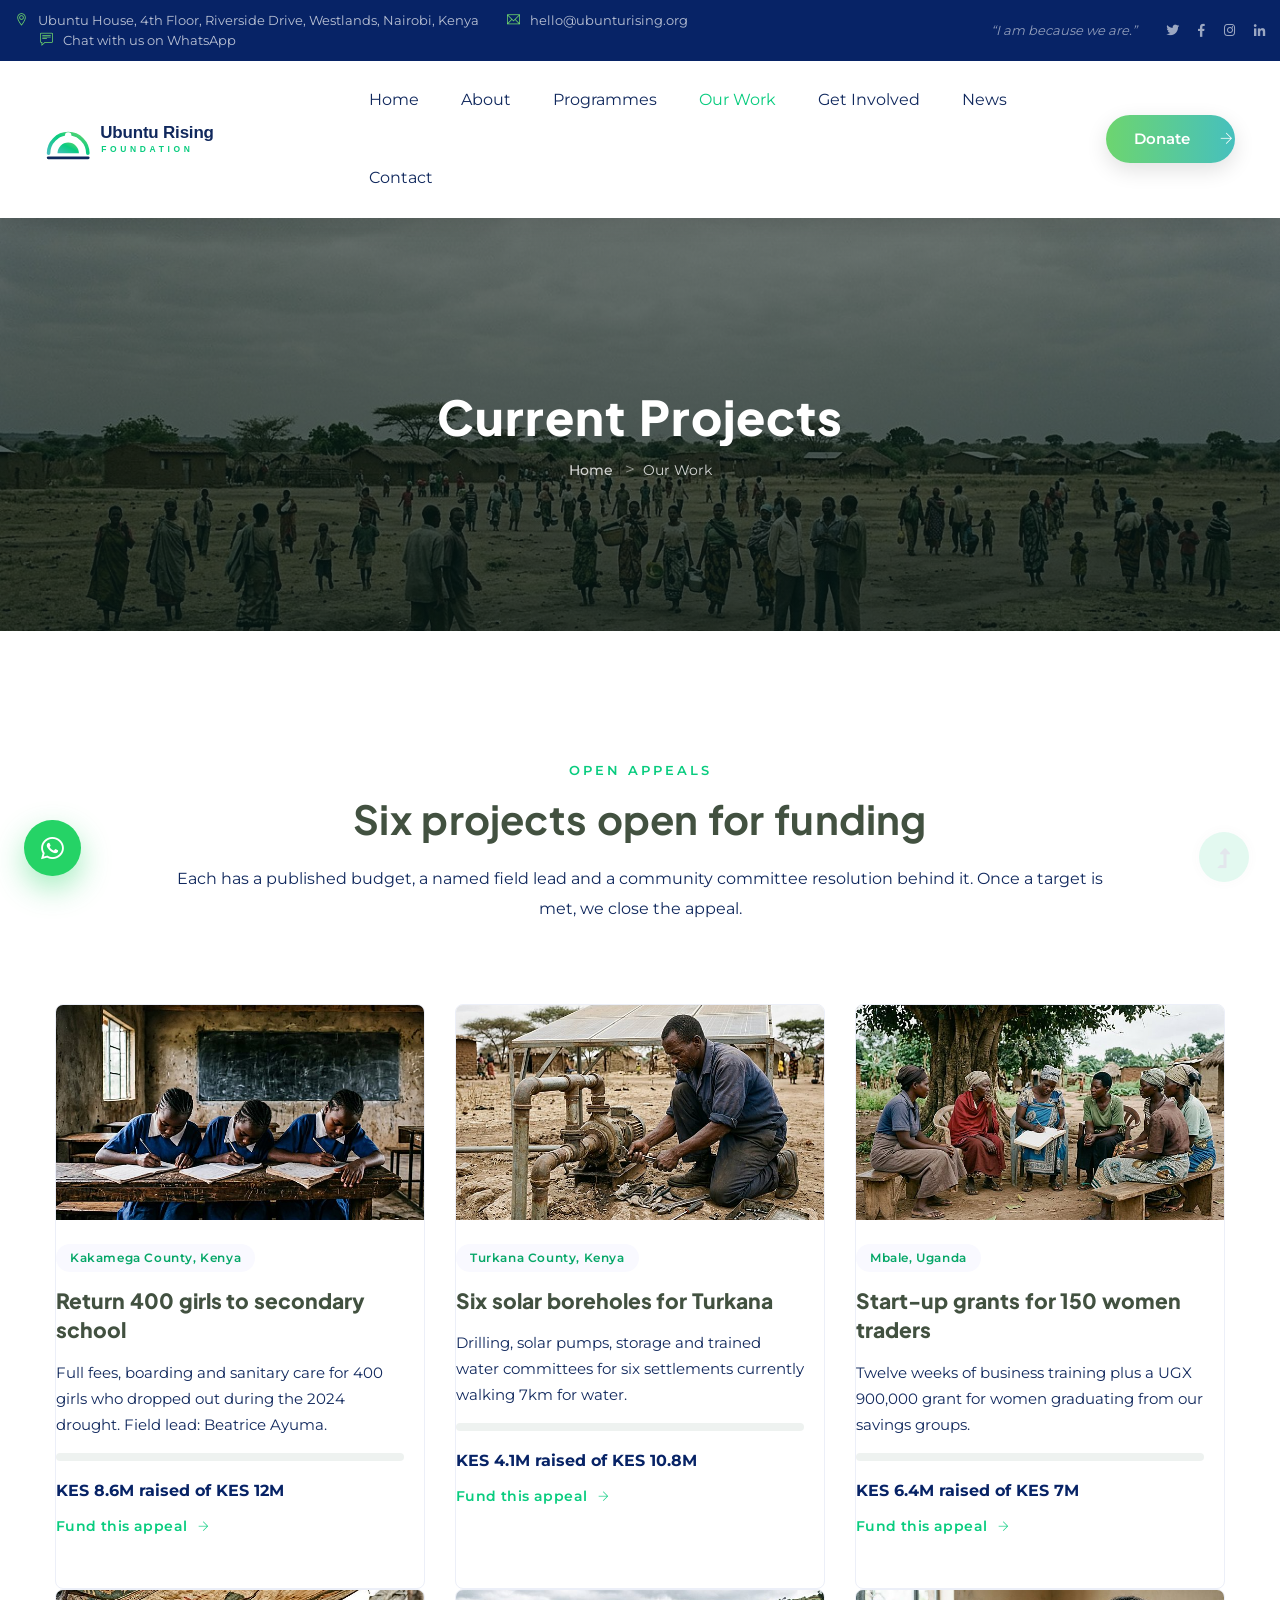
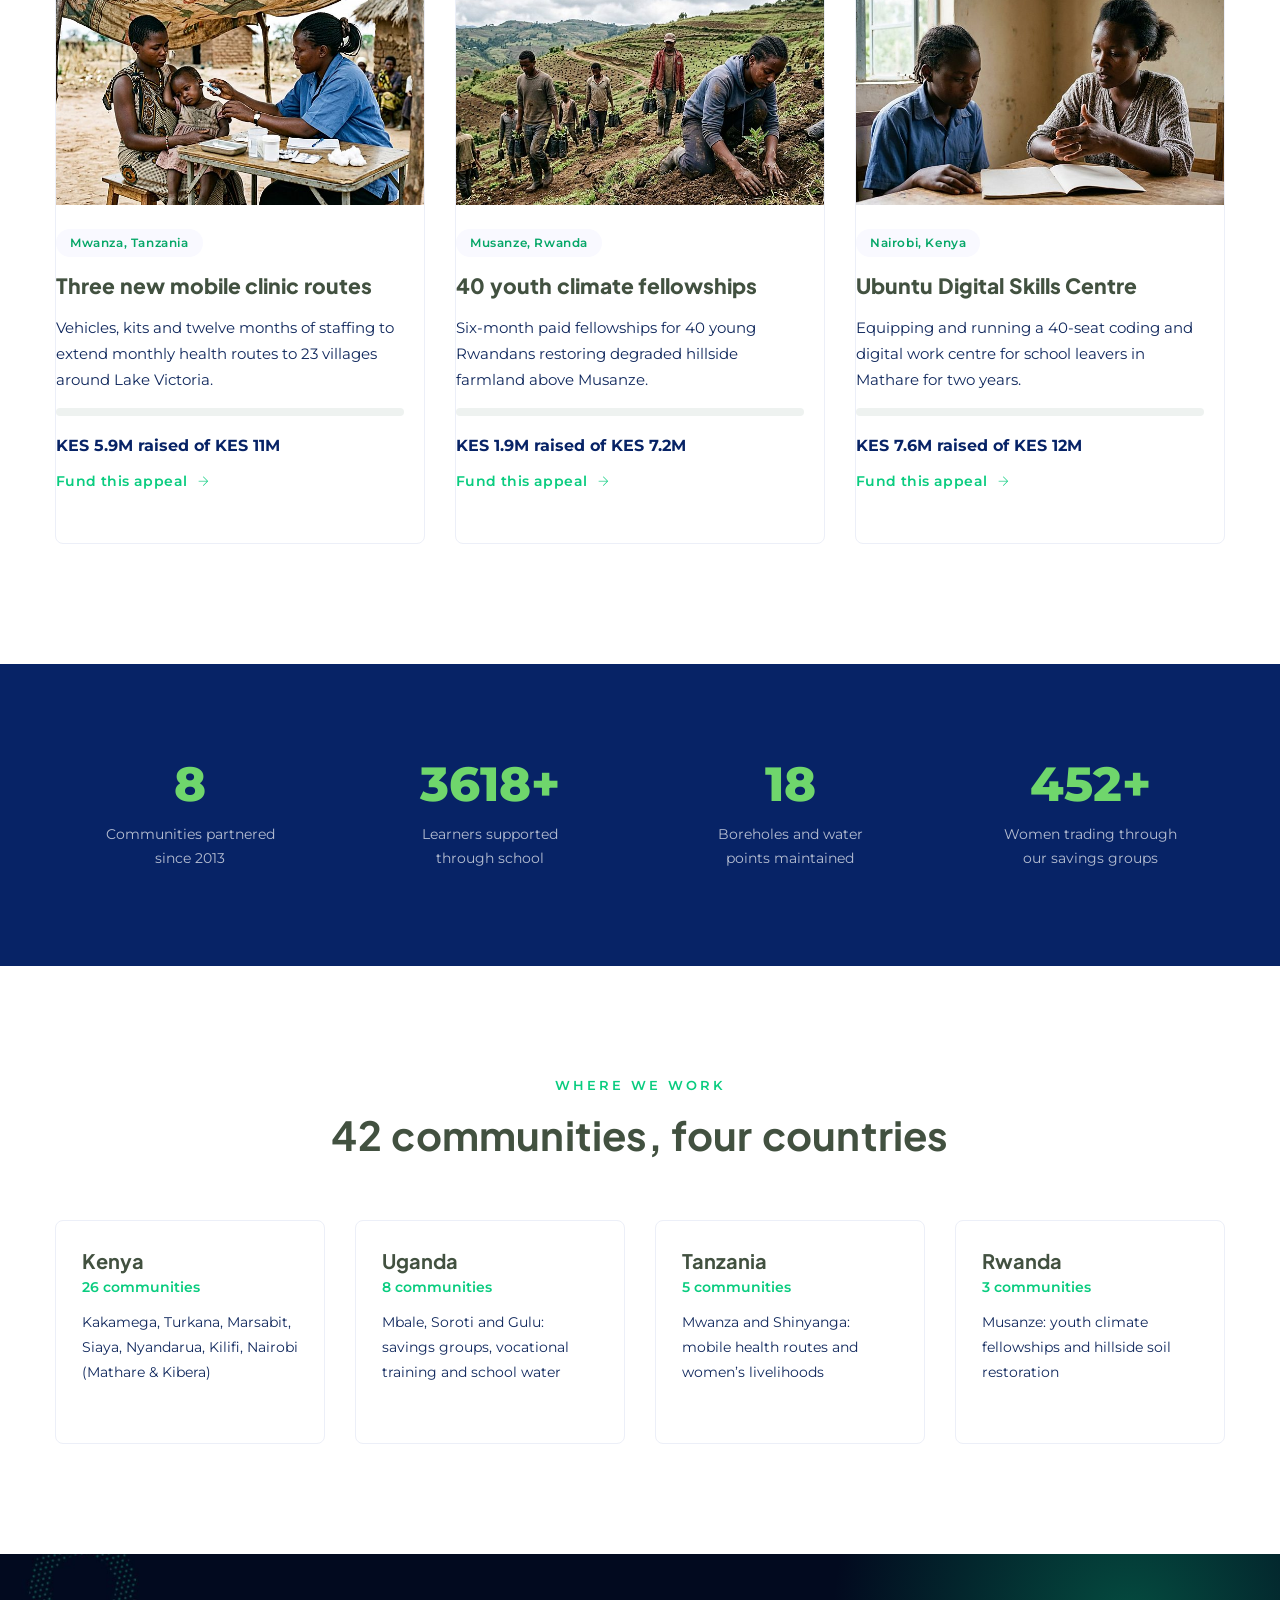
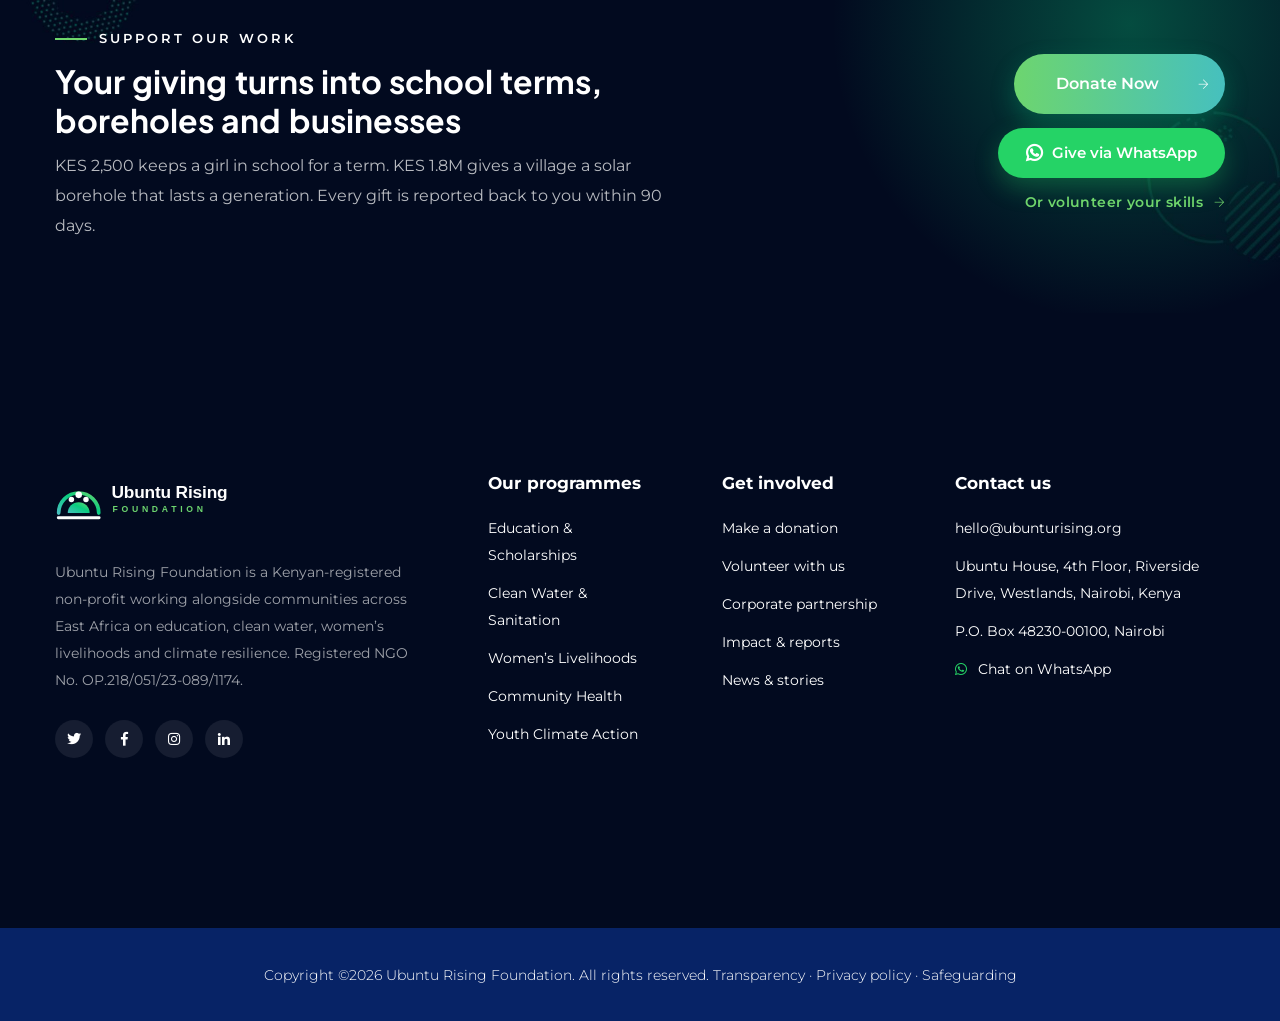
<file: projects.html>
<!doctype html>
<html class="no-js" lang="en">

<head>
    <meta charset="utf-8">
    <meta http-equiv="x-ua-compatible" content="ie=edge">
    <title>Current Projects | Ubuntu Rising Foundation</title>
    <meta name="description" content="Six open appeals in Kenya, Uganda, Tanzania and Rwanda, each with a published budget, a named field lead and a community committee resolution behind it.">
    <meta name="viewport" content="width=device-width, initial-scale=1">
    <meta property="og:title" content="Current Projects | Ubuntu Rising Foundation">
    <meta property="og:description" content="Six open appeals in Kenya, Uganda, Tanzania and Rwanda, each with a published budget, a named field lead and a community committee resolution behind it.">
    <meta property="og:type" content="website">
    <meta property="og:image" content="assets/img/hero/h1_hero1.jpg">
    <link rel="shortcut icon" type="image/svg+xml" href="assets/img/logo/mark.svg">

    <!-- CSS here -->
    <link rel="preload" href="assets/fonts/webfonts/plus-jakarta-sans-latin-700-normal.woff2" as="font" type="font/woff2" crossorigin>
    <link rel="preload" href="assets/fonts/webfonts/montserrat-latin-400-normal.woff2" as="font" type="font/woff2" crossorigin>
    <link rel="stylesheet" href="assets/css/bundle.min.css?v=679e28f1ff">
</head>

<body>
    <!-- Preloader Start -->
    <div id="preloader-active">
        <div class="preloader d-flex align-items-center justify-content-center">
            <div class="preloader-inner position-relative">
                <div class="preloader-circle"></div>
                <div class="preloader-img pere-text">
                    <img src="assets/img/logo/mark.svg" alt="Ubuntu Rising Foundation">
                </div>
            </div>
        </div>
    </div>
    <!-- Preloader End -->

    <header>
        <div class="header-area">
            <div class="main-header">
                <div class="header-top d-none d-lg-block">
                    <div class="container-fluid">
                        <div class="row align-items-center">
                            <div class="col-lg-7">
                                <div class="header-info-left">
                                    <span><i class="ti-location-pin"></i> Ubuntu House, 4th Floor, Riverside Drive, Westlands, Nairobi, Kenya</span>
                                    <span class="ml-25"><i class="ti-email"></i> <a href="mailto:hello@ubunturising.org">hello@ubunturising.org</a></span>
                                    <span class="ml-25"><i class="ti-comment-alt"></i> <a href="https://wa.me/254112272061" target="_blank" rel="noopener">Chat with us on WhatsApp</a></span>
                                </div>
                            </div>
                            <div class="col-lg-5">
                                <div class="header-info-right text-right">
                                    <span class="urf-tagline">&ldquo;I am because we are.&rdquo;</span>
                                    <a href="#" aria-label="Ubuntu Rising on X"><i class="fab fa-twitter"></i></a>
                                    <a href="#" aria-label="Ubuntu Rising on Facebook"><i class="fab fa-facebook-f"></i></a>
                                    <a href="#" aria-label="Ubuntu Rising on Instagram"><i class="fab fa-instagram"></i></a>
                                    <a href="#" aria-label="Ubuntu Rising on LinkedIn"><i class="fab fa-linkedin-in"></i></a>
                                </div>
                            </div>
                        </div>
                    </div>
                </div>
                <div class="header-bottom header-sticky">
                    <div class="container-fluid">
                        <div class="row align-items-center">
                            <div class="col-xl-3 col-lg-3 col-md-6 col-6">
                                <div class="logo">
                                    <a href="index.html"><img src="assets/img/logo/logo.svg" alt="Ubuntu Rising Foundation" width="230" height="50"></a>
                                </div>
                            </div>
                            <div class="col-xl-9 col-lg-9">
                                <div class="menu-wrapper d-flex align-items-center justify-content-end">
                                    <div class="main-menu d-none d-lg-block">
                                        <nav>
                                            <ul id="navigation">
                                                <li><a href="index.html">Home</a></li>
                                                <li><a href="about.html">About</a></li>
                                                <li><a href="programmes.html">Programmes</a></li>
                                                <li class="active"><a href="projects.html">Our Work</a><ul class="submenu"><li><a href="projects.html">Current Projects</a></li><li><a href="impact.html">Impact & Transparency</a></li></ul></li>
                                                <li><a href="volunteer.html">Get Involved</a><ul class="submenu"><li><a href="volunteer.html">Volunteer</a></li><li><a href="partners.html">Corporate Partners</a></li></ul></li>
                                                <li><a href="blog.html">News</a><ul class="submenu"><li><a href="blog.html">Latest News</a></li><li><a href="blog_details.html">Story Detail</a></li></ul></li>
                                                <li><a href="contact.html">Contact</a></li>
                                            </ul>
                                        </nav>
                                    </div>
                                    <div class="header-right-btn d-none d-lg-block ml-20">
                                        <a href="donate.html" class="btn header-btn urf-btn-pulse">Donate <i class="ti-arrow-right"></i></a>
                                    </div>
                                </div>
                            </div>
                            <div class="col-12">
                                <div class="mobile_menu d-block d-lg-none"></div>
                            </div>
                        </div>
                    </div>
                </div>
            </div>
        </div>
    </header>
    <main>
        <!-- Page title -->
        <div class="bradcam_area bradcam3">
            <div class="container">
                <div class="row">
                    <div class="col-xl-12">
                        <div class="bradcam_text text-center">
                            <h3>Current Projects</h3>
                            <nav aria-label="breadcrumb">
                                <ol class="breadcrumb justify-content-center">
                                    <li class="breadcrumb-item"><a href="index.html">Home</a></li>
                                    <li class="breadcrumb-item active" aria-current="page">Our Work</li>
                                </ol>
                            </nav>
                        </div>
                    </div>
                </div>
            </div>
        </div>
        <!-- Page title end -->

        <div class="our-cases-area section-padding30">
            <div class="container">
                <div class="row justify-content-center">
                    <div class="col-xl-10 col-lg-10">
                        <div class="section-tittle text-center mb-80">
                            <span class="urf-eyebrow-dark">Open appeals</span>
                            <h2>Six projects open for funding</h2>
                            <p class="pl-20 pr-20">Each has a published budget, a named field lead and a community
                                committee resolution behind it. Once a target is met, we close the appeal.</p>
                        </div>
                    </div>
                </div>
                <div class="row">
                    <div class="col-lg-4 col-md-6 col-sm-6">
                        <div class="single-cases mb-40">
                            <div class="cases-img">
                                <img src="assets/img/gallery/case1.jpg" alt="Girls reading in a Kakamega classroom" loading="lazy" decoding="async">
                            </div>
                            <div class="cases-caption">
                                <span class="urf-pill">Kakamega County, Kenya</span>
                                <h3><a href="donate.html">Return 400 girls to secondary school</a></h3>
                                <p>Full fees, boarding and sanitary care for 400 girls who dropped out during the 2024 drought. Field lead: Beatrice Ayuma.</p>
                                <div class="single-skill mb-15">
                                    <div class="bar-progress">
                                        <div id="bar1" class="barfiller">
                                            <div class="tipWrap"><span class="tip"></span></div>
                                            <span class="fill" data-percentage="72"></span>
                                        </div>
                                    </div>
                                </div>
                                <div class="prices"><p><span>KES 8.6M raised of KES 12M</span></p></div>
                                <a href="donate.html" class="urf-link-arrow">Fund this appeal <i class="ti-arrow-right"></i></a>
                            </div>
                        </div>
                    </div>
                    <div class="col-lg-4 col-md-6 col-sm-6">
                        <div class="single-cases mb-40">
                            <div class="cases-img">
                                <img src="assets/img/gallery/case2.jpg" alt="Water from a new borehole" loading="lazy" decoding="async">
                            </div>
                            <div class="cases-caption">
                                <span class="urf-pill">Turkana County, Kenya</span>
                                <h3><a href="donate.html">Six solar boreholes for Turkana</a></h3>
                                <p>Drilling, solar pumps, storage and trained water committees for six settlements currently walking 7km for water.</p>
                                <div class="single-skill mb-15">
                                    <div class="bar-progress">
                                        <div id="bar2" class="barfiller">
                                            <div class="tipWrap"><span class="tip"></span></div>
                                            <span class="fill" data-percentage="38"></span>
                                        </div>
                                    </div>
                                </div>
                                <div class="prices"><p><span>KES 4.1M raised of KES 10.8M</span></p></div>
                                <a href="donate.html" class="urf-link-arrow">Fund this appeal <i class="ti-arrow-right"></i></a>
                            </div>
                        </div>
                    </div>
                    <div class="col-lg-4 col-md-6 col-sm-6">
                        <div class="single-cases mb-40">
                            <div class="cases-img">
                                <img src="assets/img/gallery/case3.jpg" alt="A woman trader at her stall" loading="lazy" decoding="async">
                            </div>
                            <div class="cases-caption">
                                <span class="urf-pill">Mbale, Uganda</span>
                                <h3><a href="donate.html">Start-up grants for 150 women traders</a></h3>
                                <p>Twelve weeks of business training plus a UGX 900,000 grant for women graduating from our savings groups.</p>
                                <div class="single-skill mb-15">
                                    <div class="bar-progress">
                                        <div id="bar3" class="barfiller">
                                            <div class="tipWrap"><span class="tip"></span></div>
                                            <span class="fill" data-percentage="91"></span>
                                        </div>
                                    </div>
                                </div>
                                <div class="prices"><p><span>KES 6.4M raised of KES 7M</span></p></div>
                                <a href="donate.html" class="urf-link-arrow">Fund this appeal <i class="ti-arrow-right"></i></a>
                            </div>
                        </div>
                    </div>
                </div>
                <div class="row">
                    <div class="col-lg-4 col-md-6 col-sm-6">
                        <div class="single-cases mb-40">
                            <div class="cases-img">
                                <img src="assets/img/gallery/case4.jpg" alt="Mobile health clinic under a tent" loading="lazy" decoding="async">
                            </div>
                            <div class="cases-caption">
                                <span class="urf-pill">Mwanza, Tanzania</span>
                                <h3><a href="donate.html">Three new mobile clinic routes</a></h3>
                                <p>Vehicles, kits and twelve months of staffing to extend monthly health routes to 23 villages around Lake Victoria.</p>
                                <div class="single-skill mb-15">
                                    <div class="bar-progress">
                                        <div id="bar4" class="barfiller">
                                            <div class="tipWrap"><span class="tip"></span></div>
                                            <span class="fill" data-percentage="54"></span>
                                        </div>
                                    </div>
                                </div>
                                <div class="prices"><p><span>KES 5.9M raised of KES 11M</span></p></div>
                                <a href="donate.html" class="urf-link-arrow">Fund this appeal <i class="ti-arrow-right"></i></a>
                            </div>
                        </div>
                    </div>
                    <div class="col-lg-4 col-md-6 col-sm-6">
                        <div class="single-cases mb-40">
                            <div class="cases-img">
                                <img src="assets/img/gallery/case5.jpg" alt="Youth fellows planting trees" loading="lazy" decoding="async">
                            </div>
                            <div class="cases-caption">
                                <span class="urf-pill">Musanze, Rwanda</span>
                                <h3><a href="donate.html">40 youth climate fellowships</a></h3>
                                <p>Six-month paid fellowships for 40 young Rwandans restoring degraded hillside farmland above Musanze.</p>
                                <div class="single-skill mb-15">
                                    <div class="bar-progress">
                                        <div id="bar5" class="barfiller">
                                            <div class="tipWrap"><span class="tip"></span></div>
                                            <span class="fill" data-percentage="27"></span>
                                        </div>
                                    </div>
                                </div>
                                <div class="prices"><p><span>KES 1.9M raised of KES 7.2M</span></p></div>
                                <a href="donate.html" class="urf-link-arrow">Fund this appeal <i class="ti-arrow-right"></i></a>
                            </div>
                        </div>
                    </div>
                    <div class="col-lg-4 col-md-6 col-sm-6">
                        <div class="single-cases mb-40">
                            <div class="cases-img">
                                <img src="assets/img/gallery/case6.jpg" alt="A mentor working with teenage girls" loading="lazy" decoding="async">
                            </div>
                            <div class="cases-caption">
                                <span class="urf-pill">Nairobi, Kenya</span>
                                <h3><a href="donate.html">Ubuntu Digital Skills Centre</a></h3>
                                <p>Equipping and running a 40-seat coding and digital work centre for school leavers in Mathare for two years.</p>
                                <div class="single-skill mb-15">
                                    <div class="bar-progress">
                                        <div id="bar6" class="barfiller">
                                            <div class="tipWrap"><span class="tip"></span></div>
                                            <span class="fill" data-percentage="63"></span>
                                        </div>
                                    </div>
                                </div>
                                <div class="prices"><p><span>KES 7.6M raised of KES 12M</span></p></div>
                                <a href="donate.html" class="urf-link-arrow">Fund this appeal <i class="ti-arrow-right"></i></a>
                            </div>
                        </div>
                    </div>
                </div>
            </div>
        </div>

        <!-- Impact numbers -->
        <section class="urf-stats urf-stats-dark">
            <div class="container">
                <div class="row">
                    <div class="col-lg-3 col-md-6 col-6">
                        <div class="urf-stat">
                            <span class="counter">42</span>
                            <p>Communities partnered<br>since 2013</p>
                        </div>
                    </div>
                    <div class="col-lg-3 col-md-6 col-6">
                        <div class="urf-stat">
                            <span class="counter">18400</span><span class="urf-stat-plus">+</span>
                            <p>Learners supported<br>through school</p>
                        </div>
                    </div>
                    <div class="col-lg-3 col-md-6 col-6">
                        <div class="urf-stat">
                            <span class="counter">96</span>
                            <p>Boreholes and water<br>points maintained</p>
                        </div>
                    </div>
                    <div class="col-lg-3 col-md-6 col-6">
                        <div class="urf-stat">
                            <span class="counter">2300</span><span class="urf-stat-plus">+</span>
                            <p>Women trading through<br>our savings groups</p>
                        </div>
                    </div>
                </div>
            </div>
        </section>
        <!-- Impact numbers end -->

        <!-- Where we work -->
        <section class="urf-section">
            <div class="container">
                <div class="row justify-content-center">
                    <div class="col-xl-8 col-lg-9">
                        <div class="section-tittle text-center mb-60">
                            <span class="urf-eyebrow-dark">Where we work</span>
                            <h2>42 communities, four countries</h2>
                        </div>
                    </div>
                </div>
                <div class="row">
                    <div class="col-lg-3 col-md-6">
                        <div class="urf-region">
                            <h4>Kenya</h4>
                            <span>26 communities</span>
                            <p>Kakamega, Turkana, Marsabit, Siaya, Nyandarua, Kilifi, Nairobi (Mathare &amp; Kibera)</p>
                        </div>
                    </div>
                    <div class="col-lg-3 col-md-6">
                        <div class="urf-region">
                            <h4>Uganda</h4>
                            <span>8 communities</span>
                            <p>Mbale, Soroti and Gulu: savings groups, vocational training and school water</p>
                        </div>
                    </div>
                    <div class="col-lg-3 col-md-6">
                        <div class="urf-region">
                            <h4>Tanzania</h4>
                            <span>5 communities</span>
                            <p>Mwanza and Shinyanga: mobile health routes and women&rsquo;s livelihoods</p>
                        </div>
                    </div>
                    <div class="col-lg-3 col-md-6">
                        <div class="urf-region">
                            <h4>Rwanda</h4>
                            <span>3 communities</span>
                            <p>Musanze: youth climate fellowships and hillside soil restoration</p>
                        </div>
                    </div>
                </div>
            </div>
        </section>
        <!-- Where we work end -->

        <!-- CTA band -->
        <section class="urf-cta-band">
            <div class="urf-cta-glow" aria-hidden="true"></div>
            <div class="container">
                <div class="row align-items-center">
                    <div class="col-xl-7 col-lg-7">
                        <div class="urf-cta-text">
                            <span class="urf-eyebrow">Support our work</span>
                            <h3>Your giving turns into school terms, boreholes and businesses</h3>
                            <p>KES 2,500 keeps a girl in school for a term. KES 1.8M gives a village a solar borehole
                                that lasts a generation. Every gift is reported back to you within 90 days.</p>
                        </div>
                    </div>
                    <div class="col-xl-5 col-lg-5">
                        <div class="urf-cta-actions">
                            <a href="donate.html" class="btn urf-btn-solid urf-btn-lg">Donate now <i class="ti-arrow-right"></i></a>
                            <a href="https://wa.me/254112272061?text=Hello%20Ubuntu%20Rising%2C%20I%27d%20like%20to%20make%20a%20donation." target="_blank" rel="noopener" class="urf-btn-wa">
                                <i class="fab fa-whatsapp"></i> Give via WhatsApp
                            </a>
                            <a href="volunteer.html" class="urf-link-arrow">Or volunteer your skills <i class="ti-arrow-right"></i></a>
                        </div>
                    </div>
                </div>
            </div>
        </section>
        <!-- CTA band end -->
    </main>

    <footer>
        <div class="footer-wrapper">
            <div class="footer-area footer-padding">
                <div class="container">
                    <div class="row justify-content-between">
                        <div class="col-xl-4 col-lg-4 col-md-8 col-sm-8">
                            <div class="single-footer-caption mb-50">
                                <div class="single-footer-caption mb-30">
                                    <div class="footer-logo mb-35">
                                        <a href="index.html"><img src="assets/img/logo/logo-white.svg" alt="Ubuntu Rising Foundation" width="235" height="51"></a>
                                    </div>
                                    <div class="footer-tittle">
                                        <div class="footer-pera">
                                            <p>Ubuntu Rising Foundation is a Kenyan-registered non-profit working alongside
                                                communities across East Africa on education, clean water, women&rsquo;s
                                                livelihoods and climate resilience. Registered NGO No. OP.218/051/23-089/1174.</p>
                                        </div>
                                    </div>
                                    <div class="footer-social">
                                        <a href="#" aria-label="X"><i class="fab fa-twitter"></i></a>
                                        <a href="#" aria-label="Facebook"><i class="fab fa-facebook-f"></i></a>
                                        <a href="#" aria-label="Instagram"><i class="fab fa-instagram"></i></a>
                                        <a href="#" aria-label="LinkedIn"><i class="fab fa-linkedin-in"></i></a>
                                    </div>
                                </div>
                            </div>
                        </div>
                        <div class="col-xl-2 col-lg-2 col-md-4 col-sm-4">
                            <div class="single-footer-caption mb-50">
                                <div class="footer-tittle">
                                    <h4>Our programmes</h4>
                                    <ul>
                                        <li><a href="programmes.html#education">Education &amp; Scholarships</a></li>
                                        <li><a href="programmes.html#water">Clean Water &amp; Sanitation</a></li>
                                        <li><a href="programmes.html#women">Women&rsquo;s Livelihoods</a></li>
                                        <li><a href="programmes.html#health">Community Health</a></li>
                                        <li><a href="programmes.html#climate">Youth Climate Action</a></li>
                                    </ul>
                                </div>
                            </div>
                        </div>
                        <div class="col-xl-2 col-lg-2 col-md-4 col-sm-4">
                            <div class="single-footer-caption mb-50">
                                <div class="footer-tittle">
                                    <h4>Get involved</h4>
                                    <ul>
                                        <li><a href="donate.html">Make a donation</a></li>
                                        <li><a href="volunteer.html">Volunteer with us</a></li>
                                        <li><a href="partners.html">Corporate partnership</a></li>
                                        <li><a href="impact.html">Impact &amp; reports</a></li>
                                        <li><a href="blog.html">News &amp; stories</a></li>
                                    </ul>
                                </div>
                            </div>
                        </div>
                        <div class="col-xl-3 col-lg-3 col-md-6 col-sm-4">
                            <div class="single-footer-caption mb-50">
                                <div class="footer-tittle">
                                    <h4>Contact us</h4>
                                    <ul>
                                        <li><a href="mailto:hello@ubunturising.org">hello@ubunturising.org</a></li>
                                        <li><a href="#">Ubuntu House, 4th Floor, Riverside Drive, Westlands, Nairobi, Kenya</a></li>
                                        <li><a href="#">P.O. Box 48230-00100, Nairobi</a></li>
                                        <li><a href="https://wa.me/254112272061" target="_blank" rel="noopener"><i class="fab fa-whatsapp"></i> Chat on WhatsApp</a></li>
                                    </ul>
                                </div>
                            </div>
                        </div>
                    </div>
                </div>
            </div>
            <div class="footer-bottom-area">
                <div class="container">
                    <div class="footer-border">
                        <div class="row d-flex align-items-center">
                            <div class="col-xl-12">
                                <div class="footer-copy-right text-center">
                                    <p>Copyright &copy;<script>document.write(new Date().getFullYear());</script> Ubuntu Rising Foundation. All rights reserved.
                                        <a href="impact.html">Transparency</a> &middot; <a href="#">Privacy policy</a> &middot; <a href="#">Safeguarding</a></p>
                                </div>
                            </div>
                        </div>
                    </div>
                </div>
            </div>
        </div>
    </footer>

    <!-- Floating WhatsApp -->
    <a class="urf-wa-float" href="https://wa.me/254112272061" target="_blank" rel="noopener" aria-label="Chat with Ubuntu Rising on WhatsApp">
        <i class="fab fa-whatsapp"></i>
        <span>Chat with us</span>
    </a>

    <div id="back-top">
        <a title="Go to Top" href="#"> <i class="fas fa-level-up-alt"></i></a>
    </div>

    <!-- JS here -->
    <script src="assets/js/bundle.min.js?v=679e28f1ff" defer></script>
</body>

</html>
</file>
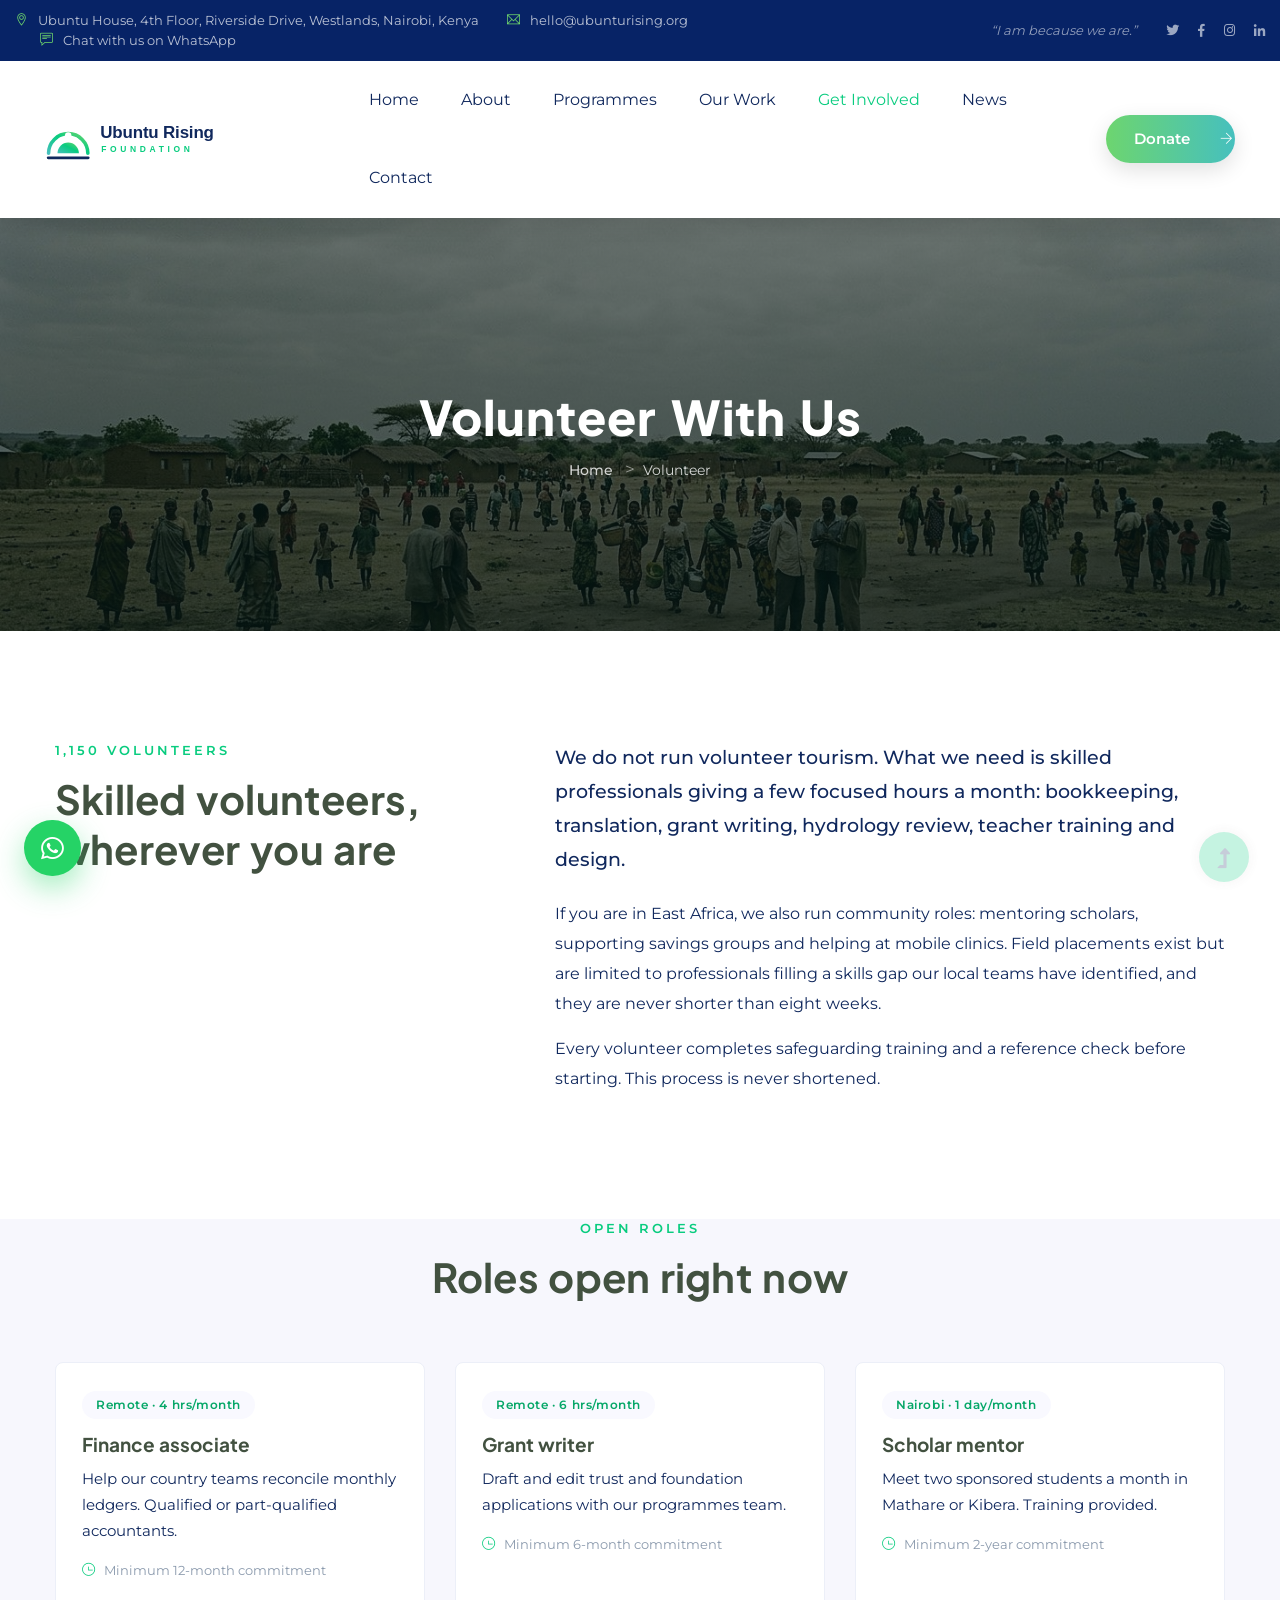
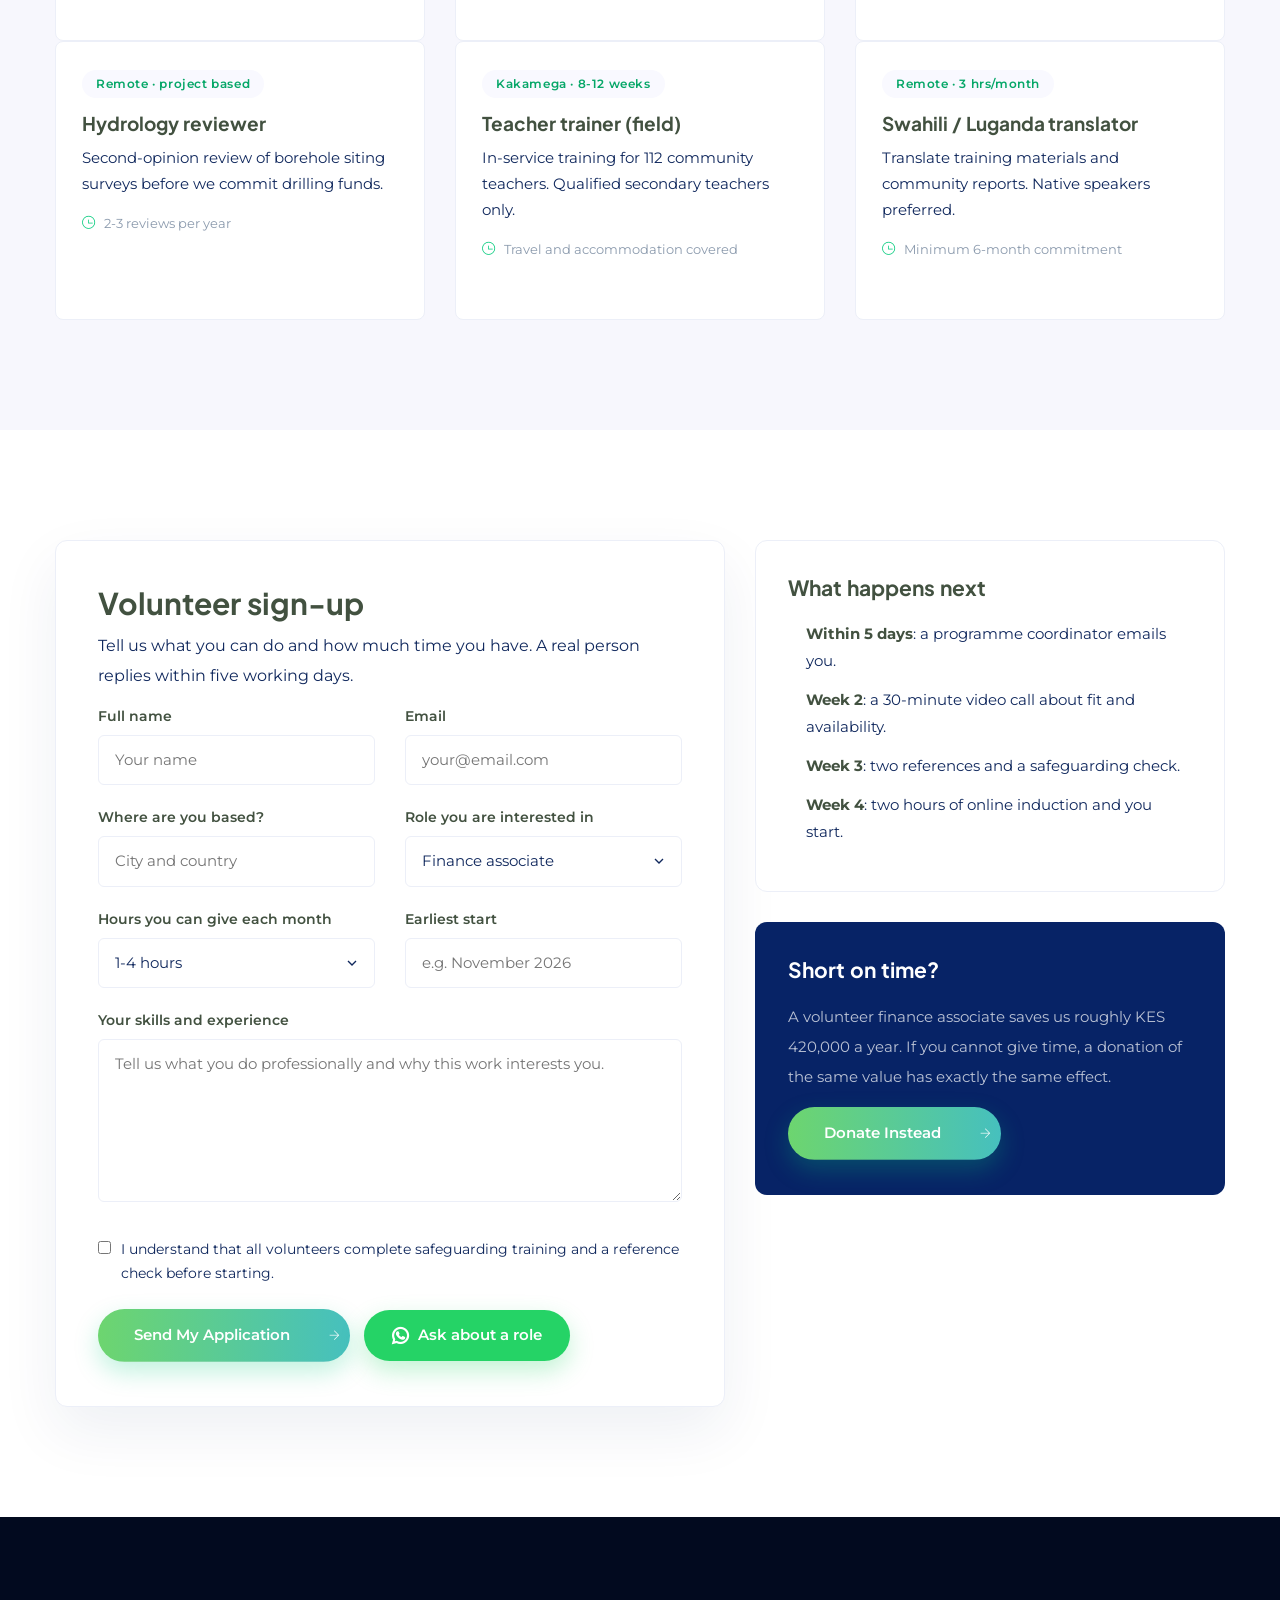
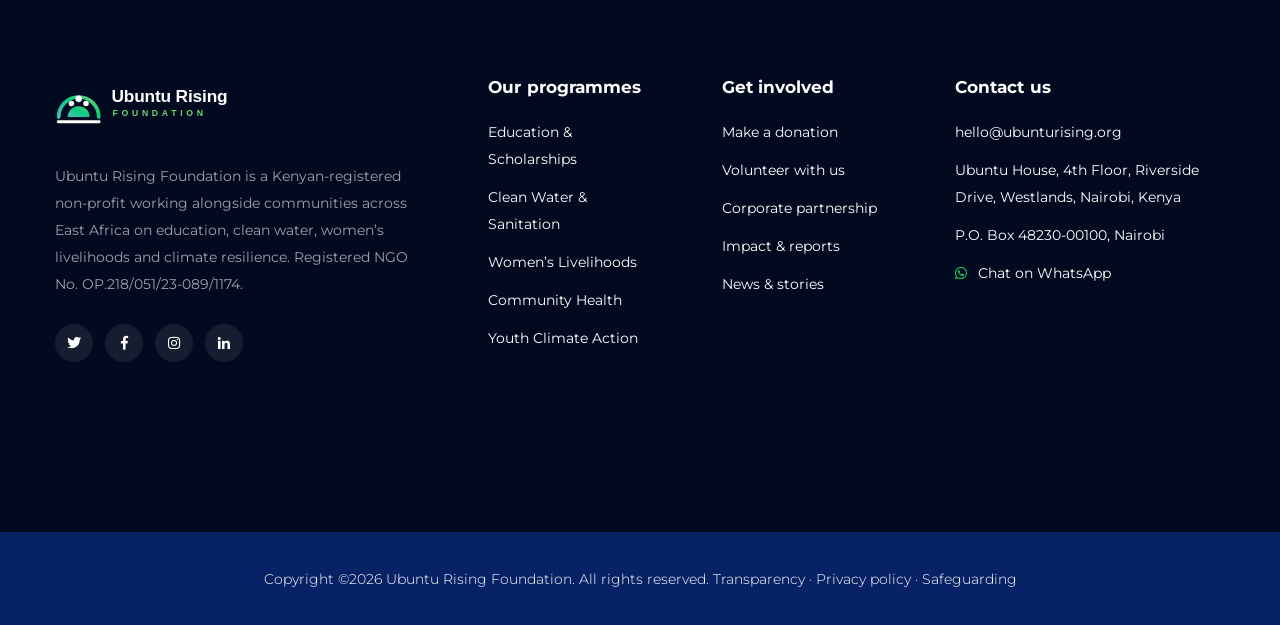
<file: volunteer.html>
<!doctype html>
<html class="no-js" lang="en">

<head>
    <meta charset="utf-8">
    <meta http-equiv="x-ua-compatible" content="ie=edge">
    <title>Volunteer | Ubuntu Rising Foundation</title>
    <meta name="description" content="1,150 people volunteer with Ubuntu Rising, most of them remotely, four hours a month. See open roles and sign up.">
    <meta name="viewport" content="width=device-width, initial-scale=1">
    <meta property="og:title" content="Volunteer | Ubuntu Rising Foundation">
    <meta property="og:description" content="1,150 people volunteer with Ubuntu Rising, most of them remotely, four hours a month. See open roles and sign up.">
    <meta property="og:type" content="website">
    <meta property="og:image" content="assets/img/hero/h1_hero1.jpg">
    <link rel="shortcut icon" type="image/svg+xml" href="assets/img/logo/mark.svg">

    <!-- CSS here -->
    <link rel="preload" href="assets/fonts/webfonts/plus-jakarta-sans-latin-700-normal.woff2" as="font" type="font/woff2" crossorigin>
    <link rel="preload" href="assets/fonts/webfonts/montserrat-latin-400-normal.woff2" as="font" type="font/woff2" crossorigin>
    <link rel="stylesheet" href="assets/css/bundle.min.css?v=679e28f1ff">
</head>

<body>
    <!-- Preloader Start -->
    <div id="preloader-active">
        <div class="preloader d-flex align-items-center justify-content-center">
            <div class="preloader-inner position-relative">
                <div class="preloader-circle"></div>
                <div class="preloader-img pere-text">
                    <img src="assets/img/logo/mark.svg" alt="Ubuntu Rising Foundation">
                </div>
            </div>
        </div>
    </div>
    <!-- Preloader End -->

    <header>
        <div class="header-area">
            <div class="main-header">
                <div class="header-top d-none d-lg-block">
                    <div class="container-fluid">
                        <div class="row align-items-center">
                            <div class="col-lg-7">
                                <div class="header-info-left">
                                    <span><i class="ti-location-pin"></i> Ubuntu House, 4th Floor, Riverside Drive, Westlands, Nairobi, Kenya</span>
                                    <span class="ml-25"><i class="ti-email"></i> <a href="mailto:hello@ubunturising.org">hello@ubunturising.org</a></span>
                                    <span class="ml-25"><i class="ti-comment-alt"></i> <a href="https://wa.me/254112272061" target="_blank" rel="noopener">Chat with us on WhatsApp</a></span>
                                </div>
                            </div>
                            <div class="col-lg-5">
                                <div class="header-info-right text-right">
                                    <span class="urf-tagline">&ldquo;I am because we are.&rdquo;</span>
                                    <a href="#" aria-label="Ubuntu Rising on X"><i class="fab fa-twitter"></i></a>
                                    <a href="#" aria-label="Ubuntu Rising on Facebook"><i class="fab fa-facebook-f"></i></a>
                                    <a href="#" aria-label="Ubuntu Rising on Instagram"><i class="fab fa-instagram"></i></a>
                                    <a href="#" aria-label="Ubuntu Rising on LinkedIn"><i class="fab fa-linkedin-in"></i></a>
                                </div>
                            </div>
                        </div>
                    </div>
                </div>
                <div class="header-bottom header-sticky">
                    <div class="container-fluid">
                        <div class="row align-items-center">
                            <div class="col-xl-3 col-lg-3 col-md-6 col-6">
                                <div class="logo">
                                    <a href="index.html"><img src="assets/img/logo/logo.svg" alt="Ubuntu Rising Foundation" width="230" height="50"></a>
                                </div>
                            </div>
                            <div class="col-xl-9 col-lg-9">
                                <div class="menu-wrapper d-flex align-items-center justify-content-end">
                                    <div class="main-menu d-none d-lg-block">
                                        <nav>
                                            <ul id="navigation">
                                                <li><a href="index.html">Home</a></li>
                                                <li><a href="about.html">About</a></li>
                                                <li><a href="programmes.html">Programmes</a></li>
                                                <li><a href="projects.html">Our Work</a><ul class="submenu"><li><a href="projects.html">Current Projects</a></li><li><a href="impact.html">Impact & Transparency</a></li></ul></li>
                                                <li class="active"><a href="volunteer.html">Get Involved</a><ul class="submenu"><li><a href="volunteer.html">Volunteer</a></li><li><a href="partners.html">Corporate Partners</a></li></ul></li>
                                                <li><a href="blog.html">News</a><ul class="submenu"><li><a href="blog.html">Latest News</a></li><li><a href="blog_details.html">Story Detail</a></li></ul></li>
                                                <li><a href="contact.html">Contact</a></li>
                                            </ul>
                                        </nav>
                                    </div>
                                    <div class="header-right-btn d-none d-lg-block ml-20">
                                        <a href="donate.html" class="btn header-btn urf-btn-pulse">Donate <i class="ti-arrow-right"></i></a>
                                    </div>
                                </div>
                            </div>
                            <div class="col-12">
                                <div class="mobile_menu d-block d-lg-none"></div>
                            </div>
                        </div>
                    </div>
                </div>
            </div>
        </div>
    </header>
    <main>
        <!-- Page title -->
        <div class="bradcam_area bradcam3">
            <div class="container">
                <div class="row">
                    <div class="col-xl-12">
                        <div class="bradcam_text text-center">
                            <h3>Volunteer With Us</h3>
                            <nav aria-label="breadcrumb">
                                <ol class="breadcrumb justify-content-center">
                                    <li class="breadcrumb-item"><a href="index.html">Home</a></li>
                                    <li class="breadcrumb-item active" aria-current="page">Volunteer</li>
                                </ol>
                            </nav>
                        </div>
                    </div>
                </div>
            </div>
        </div>
        <!-- Page title end -->

        <section class="urf-section">
            <div class="container">
                <div class="row">
                    <div class="col-lg-5">
                        <div class="section-tittle">
                            <span class="urf-eyebrow-dark">1,150 volunteers</span>
                            <h2>Skilled volunteers, wherever you are</h2>
                        </div>
                    </div>
                    <div class="col-lg-7">
                        <p class="urf-lead">We do not run volunteer tourism. What we need is skilled professionals giving a
                            few focused hours a month: bookkeeping, translation, grant writing, hydrology review,
                            teacher training and design.</p>
                        <p>If you are in East Africa, we also run community roles: mentoring scholars, supporting savings
                            groups and helping at mobile clinics. Field placements exist but are limited to professionals
                            filling a skills gap our local teams have identified, and they are never shorter than eight weeks.</p>
                        <p>Every volunteer completes safeguarding training and a reference check before starting. This
                            process is never shortened.</p>
                    </div>
                </div>
            </div>
        </section>

        <!-- Roles -->
        <section class="urf-section urf-bg-soft pt-0">
            <div class="container">
                <div class="row justify-content-center">
                    <div class="col-xl-8"><div class="section-tittle text-center mb-60">
                        <span class="urf-eyebrow-dark">Open roles</span>
                        <h2>Roles open right now</h2>
                    </div></div>
                </div>
                <div class="row">
                    <div class="col-lg-4 col-md-6">
                        <div class="urf-role">
                            <span class="urf-pill">Remote &middot; 4 hrs/month</span>
                            <h4>Finance associate</h4>
                            <p>Help our country teams reconcile monthly ledgers. Qualified or part-qualified accountants.</p>
                            <small><i class="ti-time"></i> Minimum 12-month commitment</small>
                        </div>
                    </div>
                    <div class="col-lg-4 col-md-6">
                        <div class="urf-role">
                            <span class="urf-pill">Remote &middot; 6 hrs/month</span>
                            <h4>Grant writer</h4>
                            <p>Draft and edit trust and foundation applications with our programmes team.</p>
                            <small><i class="ti-time"></i> Minimum 6-month commitment</small>
                        </div>
                    </div>
                    <div class="col-lg-4 col-md-6">
                        <div class="urf-role">
                            <span class="urf-pill">Nairobi &middot; 1 day/month</span>
                            <h4>Scholar mentor</h4>
                            <p>Meet two sponsored students a month in Mathare or Kibera. Training provided.</p>
                            <small><i class="ti-time"></i> Minimum 2-year commitment</small>
                        </div>
                    </div>
                    <div class="col-lg-4 col-md-6">
                        <div class="urf-role">
                            <span class="urf-pill">Remote &middot; project based</span>
                            <h4>Hydrology reviewer</h4>
                            <p>Second-opinion review of borehole siting surveys before we commit drilling funds.</p>
                            <small><i class="ti-time"></i> 2-3 reviews per year</small>
                        </div>
                    </div>
                    <div class="col-lg-4 col-md-6">
                        <div class="urf-role">
                            <span class="urf-pill">Kakamega &middot; 8-12 weeks</span>
                            <h4>Teacher trainer (field)</h4>
                            <p>In-service training for 112 community teachers. Qualified secondary teachers only.</p>
                            <small><i class="ti-time"></i> Travel and accommodation covered</small>
                        </div>
                    </div>
                    <div class="col-lg-4 col-md-6">
                        <div class="urf-role">
                            <span class="urf-pill">Remote &middot; 3 hrs/month</span>
                            <h4>Swahili / Luganda translator</h4>
                            <p>Translate training materials and community reports. Native speakers preferred.</p>
                            <small><i class="ti-time"></i> Minimum 6-month commitment</small>
                        </div>
                    </div>
                </div>
            </div>
        </section>
        <!-- Roles end -->

        <!-- Sign up -->
        <section class="urf-section">
            <div class="container">
                <div class="row">
                    <div class="col-lg-7">
                        <div class="urf-form-card">
                            <h2>Volunteer sign-up</h2>
                            <p>Tell us what you can do and how much time you have. A real person replies within five
                                working days.</p>
                            <form class="form-contact" action="contact_process.php" method="post" id="volunteerForm">
                                <input type="hidden" name="subject" value="Volunteer application">
                                <div class="row">
                                    <div class="col-sm-6">
                                        <div class="urf-field">
                                            <label for="v-name">Full name</label>
                                            <input type="text" id="v-name" name="name" placeholder="Your name" required>
                                        </div>
                                    </div>
                                    <div class="col-sm-6">
                                        <div class="urf-field">
                                            <label for="v-email">Email</label>
                                            <input type="email" id="v-email" name="email" placeholder="your@email.com" required>
                                        </div>
                                    </div>
                                    <div class="col-sm-6">
                                        <div class="urf-field">
                                            <label for="v-location">Where are you based?</label>
                                            <input type="text" id="v-location" name="location" placeholder="City and country">
                                        </div>
                                    </div>
                                    <div class="col-sm-6">
                                        <div class="urf-field">
                                            <label for="v-role">Role you are interested in</label>
                                            <select id="v-role" name="role" class="urf-select">
                                                <option>Finance associate</option>
                                                <option>Grant writer</option>
                                                <option>Scholar mentor</option>
                                                <option>Hydrology reviewer</option>
                                                <option>Teacher trainer (field)</option>
                                                <option>Translator</option>
                                                <option>Something else, I&rsquo;ll explain below</option>
                                            </select>
                                        </div>
                                    </div>
                                    <div class="col-sm-6">
                                        <div class="urf-field">
                                            <label for="v-hours">Hours you can give each month</label>
                                            <select id="v-hours" name="hours" class="urf-select">
                                                <option>1-4 hours</option>
                                                <option>5-10 hours</option>
                                                <option>10-20 hours</option>
                                                <option>Full-time field placement</option>
                                            </select>
                                        </div>
                                    </div>
                                    <div class="col-sm-6">
                                        <div class="urf-field">
                                            <label for="v-start">Earliest start</label>
                                            <input type="text" id="v-start" name="start" placeholder="e.g. November 2026">
                                        </div>
                                    </div>
                                    <div class="col-12">
                                        <div class="urf-field">
                                            <label for="v-message">Your skills and experience</label>
                                            <textarea id="v-message" name="message" rows="6"
                                                placeholder="Tell us what you do professionally and why this work interests you."></textarea>
                                        </div>
                                    </div>
                                </div>
                                <div class="urf-checkline">
                                    <input type="checkbox" id="v-safeguard" name="safeguarding" required>
                                    <label for="v-safeguard">I understand that all volunteers complete safeguarding
                                        training and a reference check before starting.</label>
                                </div>
                                <div class="urf-btn-row">
                                    <button type="submit" class="btn urf-btn-solid">Send my application <i class="ti-arrow-right"></i></button>
                                    <a href="https://wa.me/254112272061?text=Hello%20Ubuntu%20Rising%2C%20I%27d%20like%20to%20volunteer." target="_blank" rel="noopener" class="urf-btn-wa"><i class="fab fa-whatsapp"></i> Ask about a role</a>
                                </div>
                            </form>
                        </div>
                    </div>
                    <div class="col-lg-5">
                        <div class="urf-side-card">
                            <h3>What happens next</h3>
                            <ol class="urf-steps">
                                <li><strong>Within 5 days</strong>: a programme coordinator emails you.</li>
                                <li><strong>Week 2</strong>: a 30-minute video call about fit and availability.</li>
                                <li><strong>Week 3</strong>: two references and a safeguarding check.</li>
                                <li><strong>Week 4</strong>: two hours of online induction and you start.</li>
                            </ol>
                        </div>
                        <div class="urf-side-card urf-side-card-dark">
                            <h3>Short on time?</h3>
                            <p>A volunteer finance associate saves us roughly KES 420,000 a year. If you cannot give
                                time, a donation of the same value has exactly the same effect.</p>
                            <a href="donate.html" class="btn urf-btn-solid">Donate instead <i class="ti-arrow-right"></i></a>
                        </div>
                    </div>
                </div>
            </div>
        </section>
        <!-- Sign up end -->
    </main>

    <footer>
        <div class="footer-wrapper">
            <div class="footer-area footer-padding">
                <div class="container">
                    <div class="row justify-content-between">
                        <div class="col-xl-4 col-lg-4 col-md-8 col-sm-8">
                            <div class="single-footer-caption mb-50">
                                <div class="single-footer-caption mb-30">
                                    <div class="footer-logo mb-35">
                                        <a href="index.html"><img src="assets/img/logo/logo-white.svg" alt="Ubuntu Rising Foundation" width="235" height="51"></a>
                                    </div>
                                    <div class="footer-tittle">
                                        <div class="footer-pera">
                                            <p>Ubuntu Rising Foundation is a Kenyan-registered non-profit working alongside
                                                communities across East Africa on education, clean water, women&rsquo;s
                                                livelihoods and climate resilience. Registered NGO No. OP.218/051/23-089/1174.</p>
                                        </div>
                                    </div>
                                    <div class="footer-social">
                                        <a href="#" aria-label="X"><i class="fab fa-twitter"></i></a>
                                        <a href="#" aria-label="Facebook"><i class="fab fa-facebook-f"></i></a>
                                        <a href="#" aria-label="Instagram"><i class="fab fa-instagram"></i></a>
                                        <a href="#" aria-label="LinkedIn"><i class="fab fa-linkedin-in"></i></a>
                                    </div>
                                </div>
                            </div>
                        </div>
                        <div class="col-xl-2 col-lg-2 col-md-4 col-sm-4">
                            <div class="single-footer-caption mb-50">
                                <div class="footer-tittle">
                                    <h4>Our programmes</h4>
                                    <ul>
                                        <li><a href="programmes.html#education">Education &amp; Scholarships</a></li>
                                        <li><a href="programmes.html#water">Clean Water &amp; Sanitation</a></li>
                                        <li><a href="programmes.html#women">Women&rsquo;s Livelihoods</a></li>
                                        <li><a href="programmes.html#health">Community Health</a></li>
                                        <li><a href="programmes.html#climate">Youth Climate Action</a></li>
                                    </ul>
                                </div>
                            </div>
                        </div>
                        <div class="col-xl-2 col-lg-2 col-md-4 col-sm-4">
                            <div class="single-footer-caption mb-50">
                                <div class="footer-tittle">
                                    <h4>Get involved</h4>
                                    <ul>
                                        <li><a href="donate.html">Make a donation</a></li>
                                        <li><a href="volunteer.html">Volunteer with us</a></li>
                                        <li><a href="partners.html">Corporate partnership</a></li>
                                        <li><a href="impact.html">Impact &amp; reports</a></li>
                                        <li><a href="blog.html">News &amp; stories</a></li>
                                    </ul>
                                </div>
                            </div>
                        </div>
                        <div class="col-xl-3 col-lg-3 col-md-6 col-sm-4">
                            <div class="single-footer-caption mb-50">
                                <div class="footer-tittle">
                                    <h4>Contact us</h4>
                                    <ul>
                                        <li><a href="mailto:hello@ubunturising.org">hello@ubunturising.org</a></li>
                                        <li><a href="#">Ubuntu House, 4th Floor, Riverside Drive, Westlands, Nairobi, Kenya</a></li>
                                        <li><a href="#">P.O. Box 48230-00100, Nairobi</a></li>
                                        <li><a href="https://wa.me/254112272061" target="_blank" rel="noopener"><i class="fab fa-whatsapp"></i> Chat on WhatsApp</a></li>
                                    </ul>
                                </div>
                            </div>
                        </div>
                    </div>
                </div>
            </div>
            <div class="footer-bottom-area">
                <div class="container">
                    <div class="footer-border">
                        <div class="row d-flex align-items-center">
                            <div class="col-xl-12">
                                <div class="footer-copy-right text-center">
                                    <p>Copyright &copy;<script>document.write(new Date().getFullYear());</script> Ubuntu Rising Foundation. All rights reserved.
                                        <a href="impact.html">Transparency</a> &middot; <a href="#">Privacy policy</a> &middot; <a href="#">Safeguarding</a></p>
                                </div>
                            </div>
                        </div>
                    </div>
                </div>
            </div>
        </div>
    </footer>

    <!-- Floating WhatsApp -->
    <a class="urf-wa-float" href="https://wa.me/254112272061" target="_blank" rel="noopener" aria-label="Chat with Ubuntu Rising on WhatsApp">
        <i class="fab fa-whatsapp"></i>
        <span>Chat with us</span>
    </a>

    <div id="back-top">
        <a title="Go to Top" href="#"> <i class="fas fa-level-up-alt"></i></a>
    </div>

    <!-- JS here -->
    <script src="assets/js/bundle.min.js?v=679e28f1ff" defer></script>
</body>

</html>
</file>
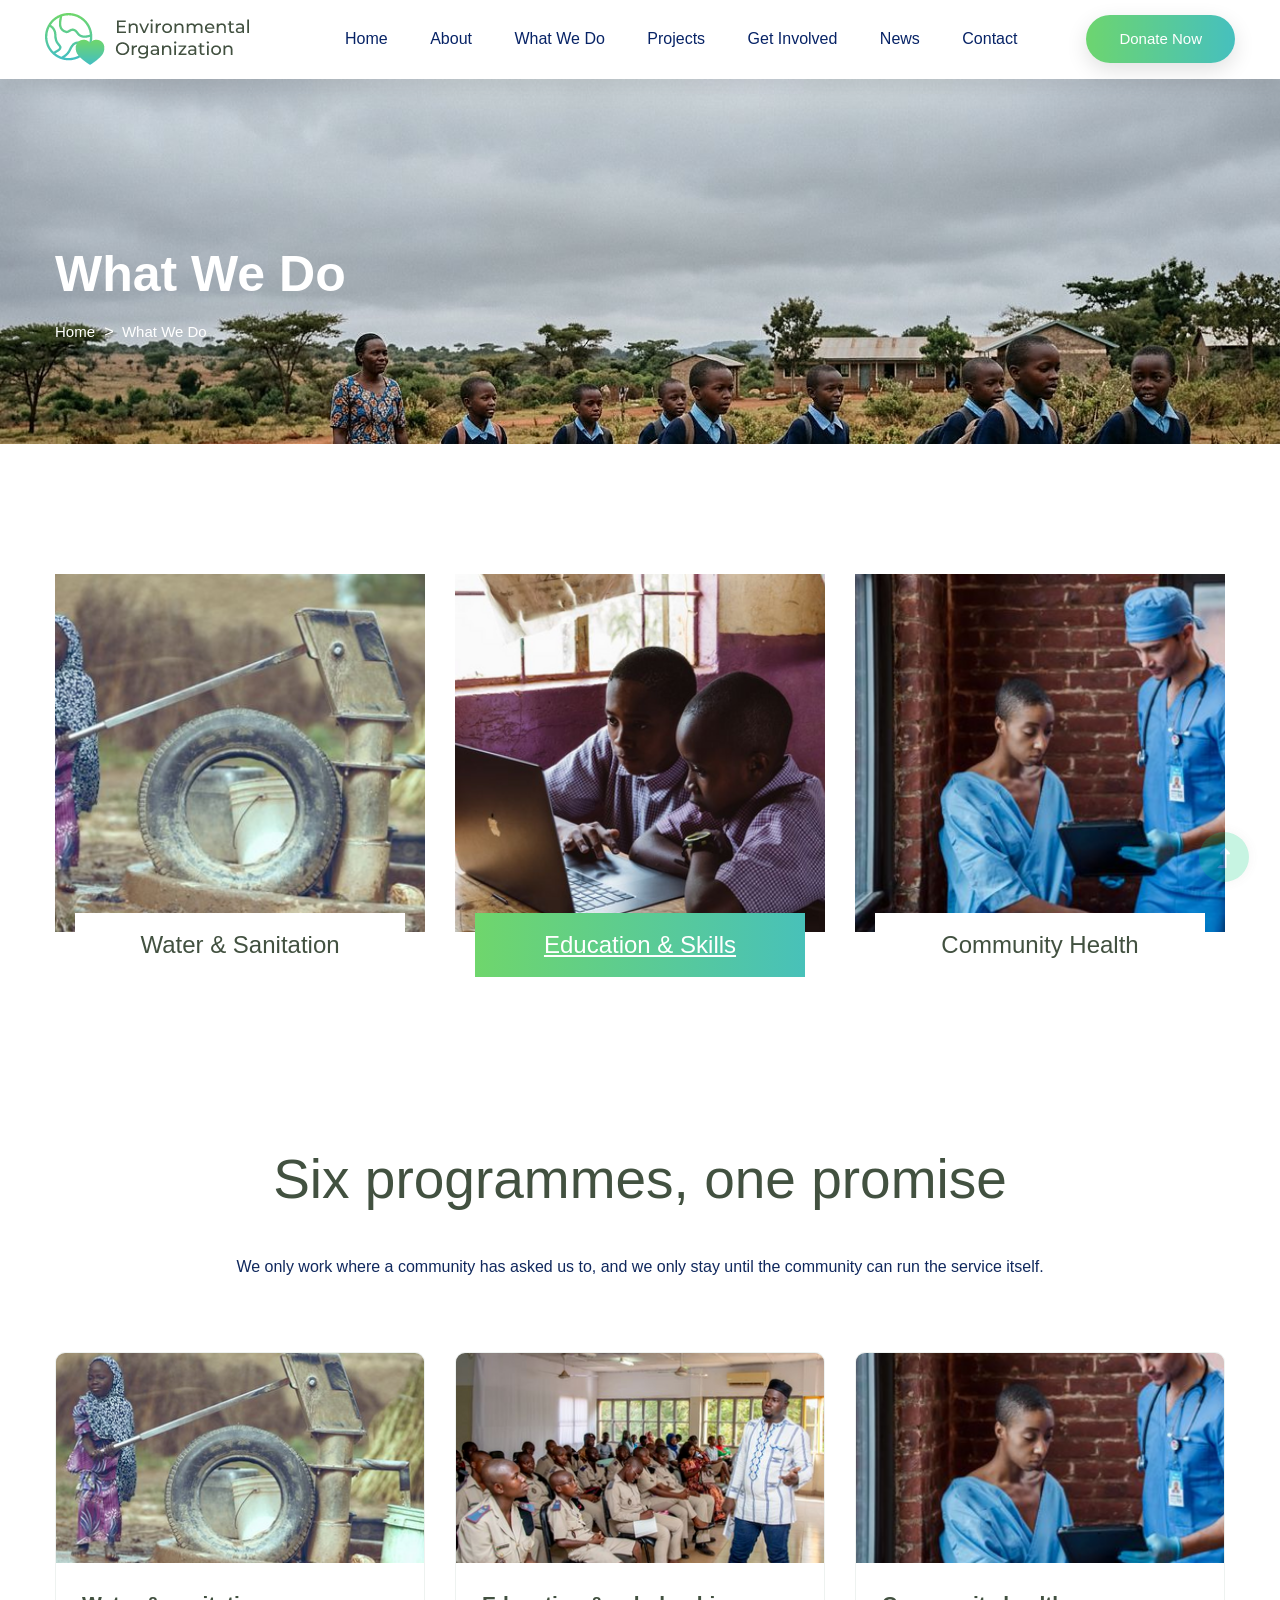
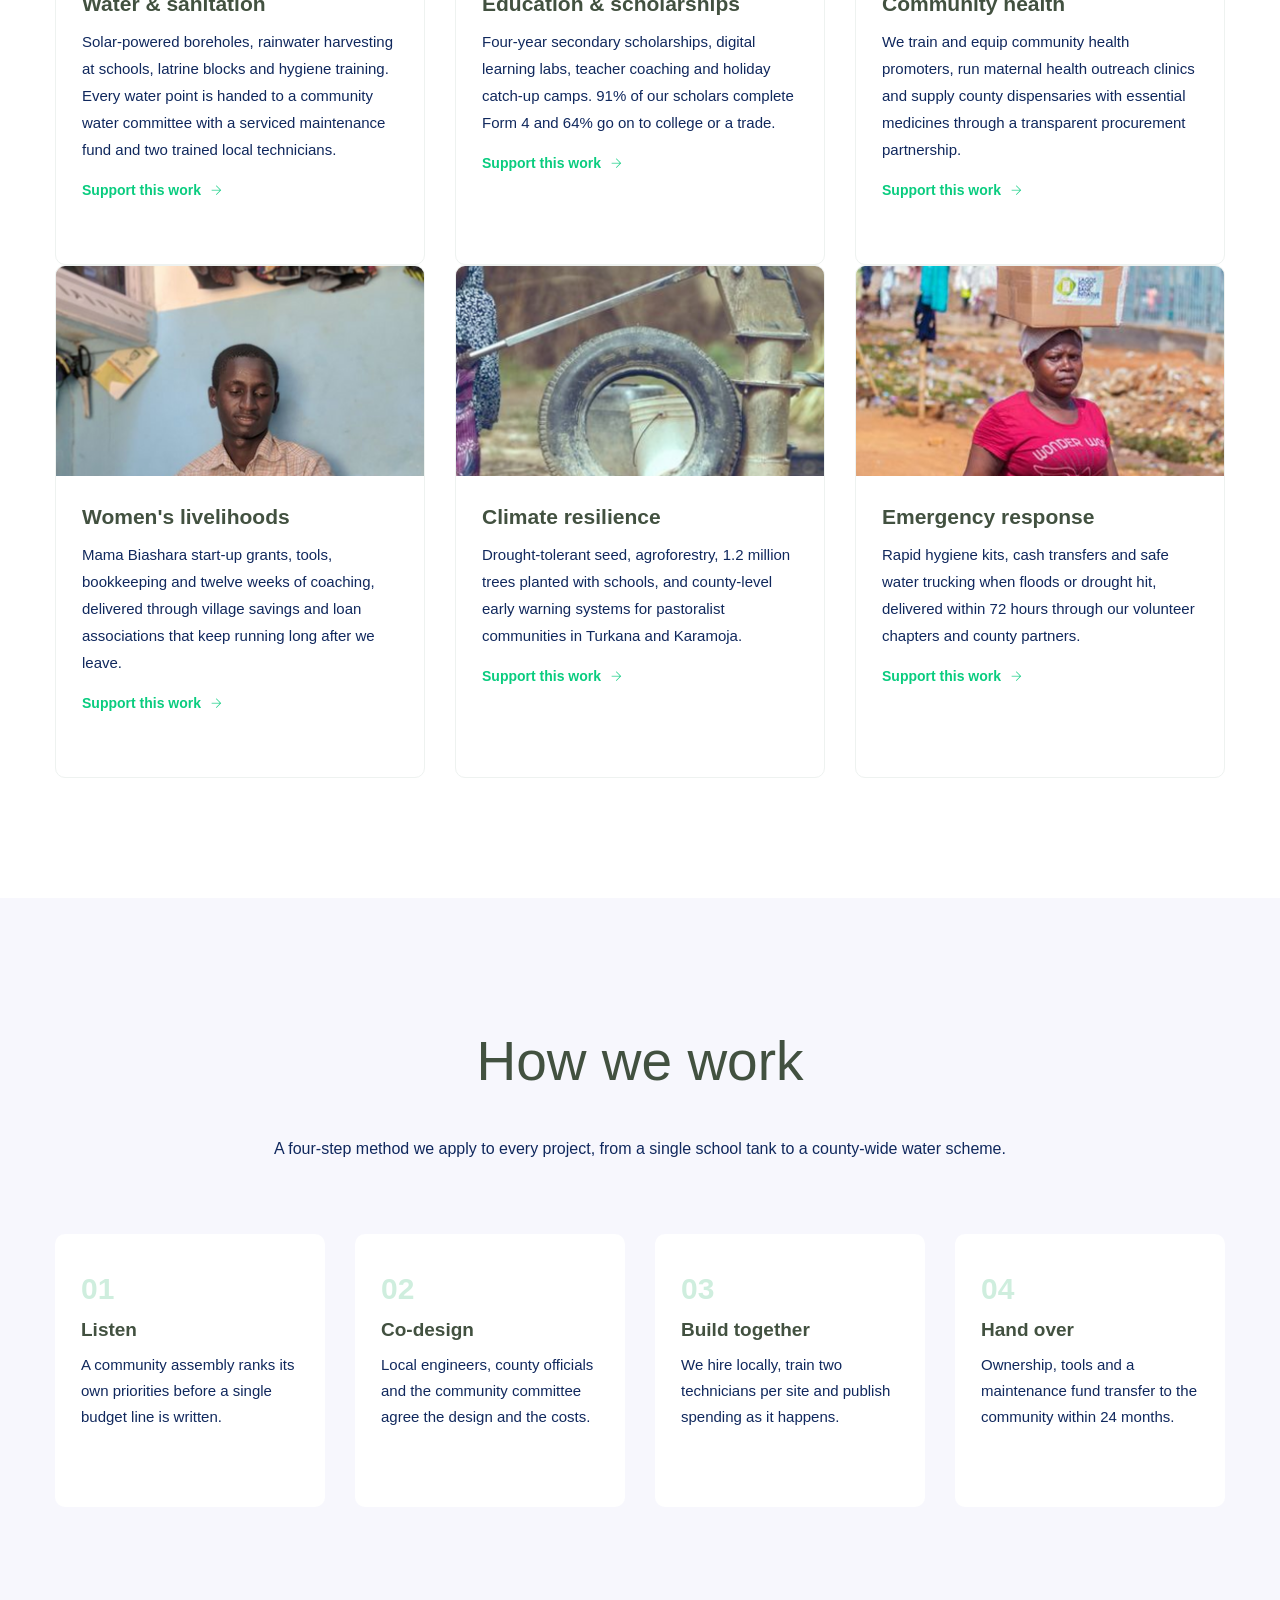
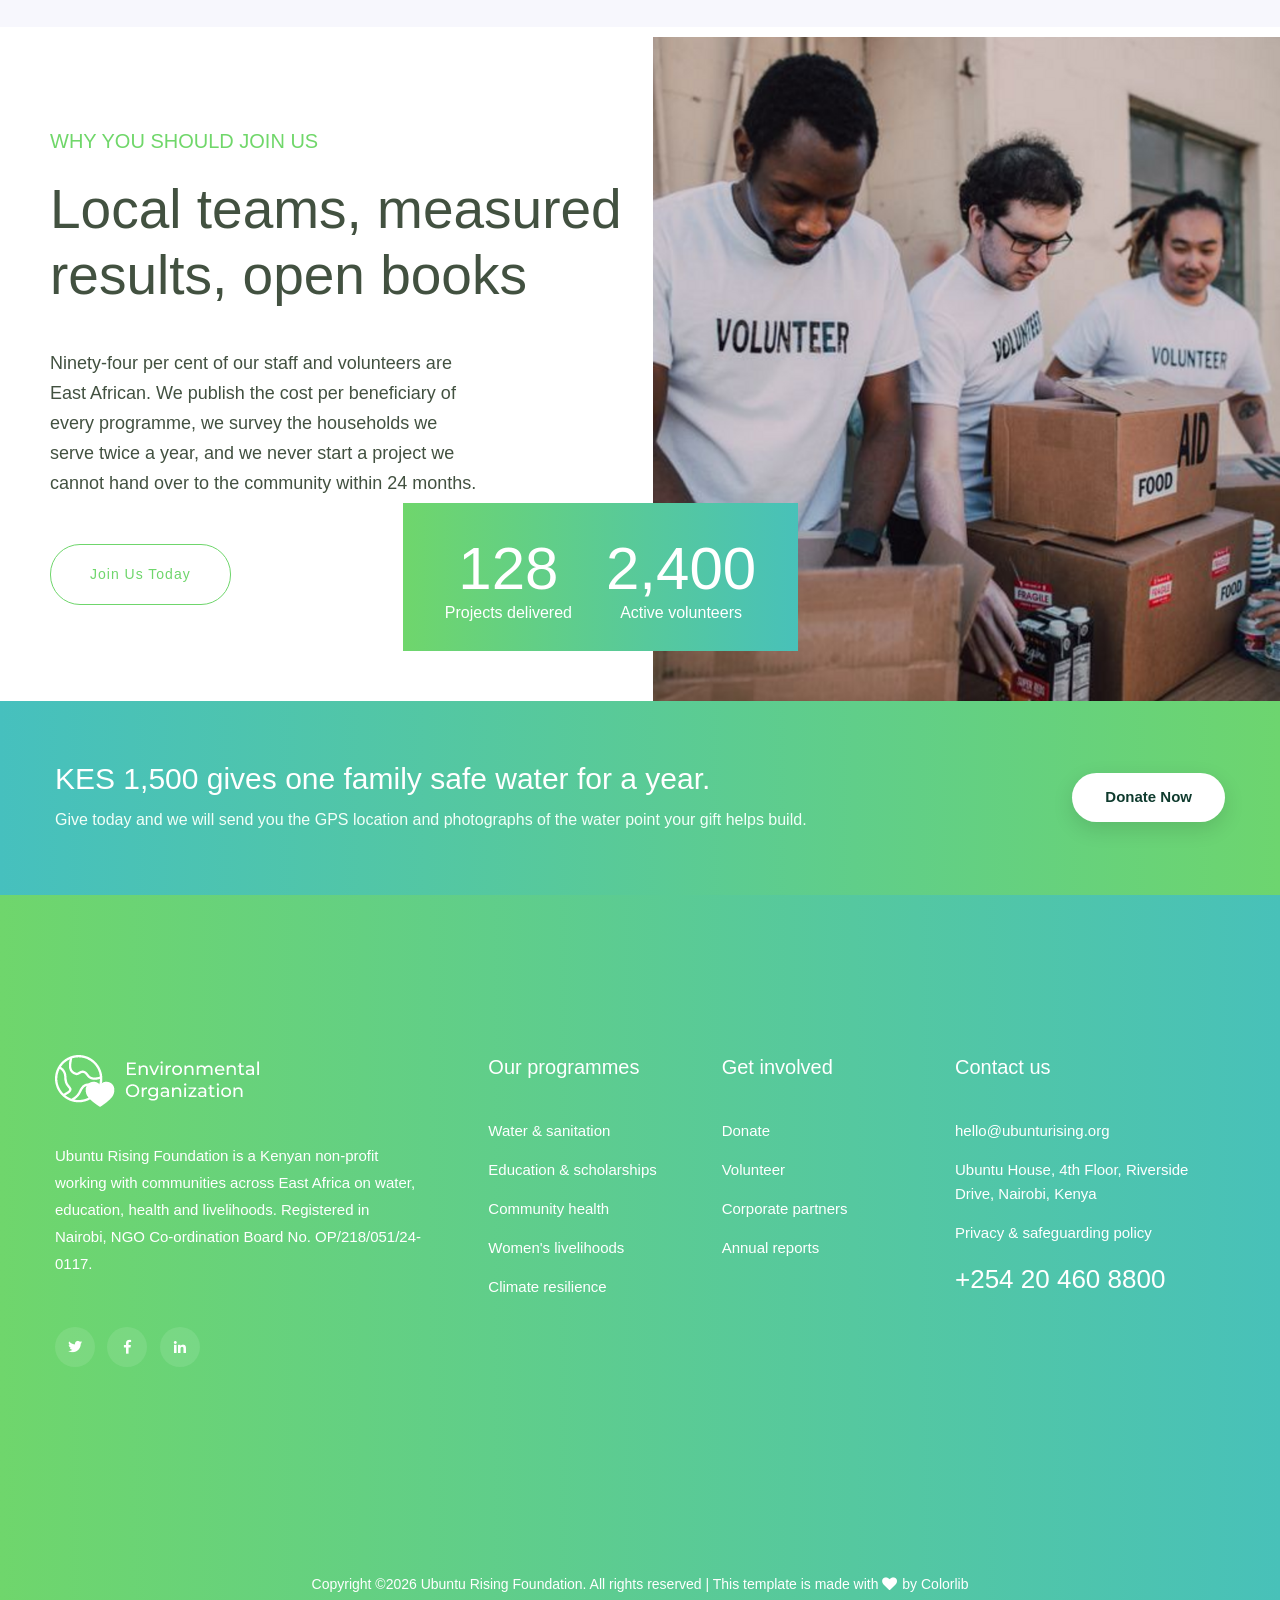
<file: what-do.html>
<!doctype html>
<html class="no-js" lang="en">
<head>
    <meta charset="utf-8">
    <meta http-equiv="x-ua-compatible" content="ie=edge">
    <title>What we do | Ubuntu Rising Foundation</title>
    <meta name="description" content="Our six programmes: water and sanitation, education, community health, women's livelihoods, climate resilience and emergency response across East Africa.">
    <meta name="viewport" content="width=device-width, initial-scale=1">
    <link rel="manifest" href="site.webmanifest">
    <link rel="shortcut icon" type="image/x-icon" href="assets/img/favicon.ico">

    <!-- CSS here -->
    <link rel="stylesheet" href="assets/css/bootstrap.min.css">
    <link rel="stylesheet" href="assets/css/owl.carousel.min.css">
    <link rel="stylesheet" href="assets/css/slicknav.css">
    <link rel="stylesheet" href="assets/css/flaticon.css">
    <link rel="stylesheet" href="assets/css/progressbar_barfiller.css">
    <link rel="stylesheet" href="assets/css/gijgo.css">
    <link rel="stylesheet" href="assets/css/animate.min.css">
    <link rel="stylesheet" href="assets/css/animated-headline.css">
    <link rel="stylesheet" href="assets/css/magnific-popup.css">
    <link rel="stylesheet" href="assets/css/fontawesome-all.min.css">
    <link rel="stylesheet" href="assets/css/themify-icons.css">
    <link rel="stylesheet" href="assets/css/slick.css">
    <link rel="stylesheet" href="assets/css/nice-select.css">
    <link rel="stylesheet" href="assets/css/style.css">
    <link rel="stylesheet" href="assets/css/ubuntu.css">
</head>

<body>
    <!-- Preloader Start -->
    <div id="preloader-active">
        <div class="preloader d-flex align-items-center justify-content-center">
            <div class="preloader-inner position-relative">
                <div class="preloader-circle"></div>
                <div class="preloader-img pere-text">
                    <img src="assets/img/logo/loder.png" alt="Ubuntu Rising Foundation">
                </div>
            </div>
        </div>
    </div>
    <!-- Preloader End -->
    <header>
        <!-- Header Start -->
        <div class="header-area">
            <div class="main-header ">
                <div class="header-bottom  header-sticky">
                    <div class="container-fluid">
                        <div class="row align-items-center">
                            <!-- Logo -->
                            <div class="col-xl-2 col-lg-2">
                                <div class="logo">
                                    <a href="index.html"><img src="assets/img/logo/logo.png" alt="Ubuntu Rising Foundation"></a>
                                </div>
                            </div>
                            <div class="col-xl-10 col-lg-10">
                                <div class="menu-wrapper  d-flex align-items-center justify-content-end">
                                    <!-- Main-menu -->
                                    <div class="main-menu d-none d-lg-block">
                                        <nav>
                                            <ul id="navigation">
                                                <li><a href="index.html">Home</a></li>
                                                <li><a href="about.html">About</a></li>
                                                <li><a href="what-do.html">What we Do</a></li>
                                                <li><a href="projects.html">Projects</a></li>
                                                <li><a href="volunteer.html">Get Involved</a>
                                                    <ul class="submenu">
                                                        <li><a href="volunteer.html">Volunteer</a></li>
                                                        <li><a href="partners.html">Corporate Partners</a></li>
                                                        <li><a href="donate.html">Donate</a></li>
                                                    </ul>
                                                </li>
                                                <li><a href="blog.html">News</a>
                                                    <ul class="submenu">
                                                        <li><a href="blog.html">Latest Stories</a></li>
                                                        <li><a href="blog_details.html">Story Details</a></li>
                                                        <li><a href="elements.html">Style Guide</a></li>
                                                    </ul>
                                                </li>
                                                <li><a href="contact.html">Contact</a></li>
                                            </ul>
                                        </nav>
                                    </div>
                                    <!-- Header-btn -->
                                    <div class="header-right-btn d-none d-lg-block ml-20">
                                        <a href="donate.html" class="btn header-btn">Donate Now</a>
                                    </div>
                                </div>
                            </div>
                            <!-- Mobile Menu -->
                            <div class="col-12">
                                <div class="mobile_menu d-block d-lg-none"></div>
                            </div>
                        </div>
                    </div>
                </div>
            </div>
        </div>
        <!-- Header End -->
    </header>
    <main>
        <!-- Hero Start -->
        <div class="slider-area2">
            <div class="slider-height2 d-flex align-items-center">
                <div class="container">
                    <div class="row">
                        <div class="col-xl-12">
                            <div class="hero-cap hero-cap2 pt-70">
                                <h2>What we do</h2>
                                <nav aria-label="breadcrumb">
                                    <ol class="breadcrumb">
                                        <li class="breadcrumb-item"><a href="index.html">Home</a></li>
                                        <li class="breadcrumb-item"><a href="#">What we do</a></li>
                                    </ol>
                                </nav>
                            </div>
                        </div>
                    </div>
                </div>
            </div>
        </div>
        <!-- Hero End -->
        <!-- Programme pillars Start -->
        <div class="service-area section-padding30">
            <div class="container">
                <div class="row">
                    <div class="col-lg-4 col-md-6 col-sm-11">
                        <div class="single-cat text-center mb-30">
                            <div class="cat-icon">
                                <img src="assets/img/gallery/services1.png" alt="A community water point in rural Kenya">
                            </div>
                            <div class="cat-cap">
                                <h5><a href="what-do.html">Water &amp; Sanitation</a></h5>
                            </div>
                        </div>
                    </div>
                    <div class="col-lg-4 col-md-6 col-sm-11">
                        <div class="single-cat active text-center mb-30">
                            <div class="cat-icon">
                                <img src="assets/img/gallery/services2.png" alt="Learners sharing a laptop in a community digital lab">
                            </div>
                            <div class="cat-cap">
                                <h5><a href="what-do.html">Education &amp; Skills</a></h5>
                            </div>
                        </div>
                    </div>
                    <div class="col-lg-4 col-md-6 col-sm-11">
                        <div class="single-cat text-center mb-30">
                            <div class="cat-icon">
                                <img src="assets/img/gallery/services3.png" alt="Community health workers in a training session">
                            </div>
                            <div class="cat-cap">
                                <h5><a href="what-do.html">Community Health</a></h5>
                            </div>
                        </div>
                    </div>
                </div>
            </div>
        </div>
        <!-- Programme pillars End -->
        <section class="section-padding30 pt-0">
            <div class="container">
                <div class="row justify-content-center">
                    <div class="col-xl-9">
                        <div class="section-tittle text-center mb-70">
                            <h2>Six programmes, one promise</h2>
                            <p>We only work where a community has asked us to, and we only stay until the
                            community can run the service itself.</p>
                        </div>
                    </div>
                </div>
                <div class="row">
                    <div class="col-lg-4 col-md-6">
                        <div class="single-programme mb-30">
                            <img src="assets/img/gallery/case1.png" alt="Water and sanitation">
                            <div class="programme-cap">
                                <h3>Water &amp; sanitation</h3>
                                <p>Solar-powered boreholes, rainwater harvesting at schools, latrine blocks and hygiene training. Every water point is handed to a community water committee with a serviced maintenance fund and two trained local technicians.</p>
                                <a href="donate.html" class="way-link">Support this work <i class="ti-arrow-right"></i></a>
                            </div>
                        </div>
                    </div>
                    <div class="col-lg-4 col-md-6">
                        <div class="single-programme mb-30">
                            <img src="assets/img/gallery/case2.png" alt="Education and scholarships">
                            <div class="programme-cap">
                                <h3>Education &amp; scholarships</h3>
                                <p>Four-year secondary scholarships, digital learning labs, teacher coaching and holiday catch-up camps. 91% of our scholars complete Form 4 and 64% go on to college or a trade.</p>
                                <a href="donate.html" class="way-link">Support this work <i class="ti-arrow-right"></i></a>
                            </div>
                        </div>
                    </div>
                    <div class="col-lg-4 col-md-6">
                        <div class="single-programme mb-30">
                            <img src="assets/img/gallery/services3.png" alt="Community health">
                            <div class="programme-cap">
                                <h3>Community health</h3>
                                <p>We train and equip community health promoters, run maternal health outreach clinics and supply county dispensaries with essential medicines through a transparent procurement partnership.</p>
                                <a href="donate.html" class="way-link">Support this work <i class="ti-arrow-right"></i></a>
                            </div>
                        </div>
                    </div>
                    <div class="col-lg-4 col-md-6">
                        <div class="single-programme mb-30">
                            <img src="assets/img/gallery/case3.png" alt="Women's livelihoods">
                            <div class="programme-cap">
                                <h3>Women's livelihoods</h3>
                                <p>Mama Biashara start-up grants, tools, bookkeeping and twelve weeks of coaching, delivered through village savings and loan associations that keep running long after we leave.</p>
                                <a href="donate.html" class="way-link">Support this work <i class="ti-arrow-right"></i></a>
                            </div>
                        </div>
                    </div>
                    <div class="col-lg-4 col-md-6">
                        <div class="single-programme mb-30">
                            <img src="assets/img/gallery/services1.png" alt="Climate resilience">
                            <div class="programme-cap">
                                <h3>Climate resilience</h3>
                                <p>Drought-tolerant seed, agroforestry, 1.2 million trees planted with schools, and county-level early warning systems for pastoralist communities in Turkana and Karamoja.</p>
                                <a href="donate.html" class="way-link">Support this work <i class="ti-arrow-right"></i></a>
                            </div>
                        </div>
                    </div>
                    <div class="col-lg-4 col-md-6">
                        <div class="single-programme mb-30">
                            <img src="assets/img/gallery/home-blog1.png" alt="Emergency response">
                            <div class="programme-cap">
                                <h3>Emergency response</h3>
                                <p>Rapid hygiene kits, cash transfers and safe water trucking when floods or drought hit, delivered within 72 hours through our volunteer chapters and county partners.</p>
                                <a href="donate.html" class="way-link">Support this work <i class="ti-arrow-right"></i></a>
                            </div>
                        </div>
                    </div>
                </div>
            </div>
        </section>
        <!-- Approach Start -->
        <section class="section-padding30 gray-bg">
            <div class="container">
                <div class="row justify-content-center">
                    <div class="col-xl-8">
                        <div class="section-tittle text-center mb-70">
                            <h2>How we work</h2>
                            <p>A four-step method we apply to every project, from a single school tank to a
                            county-wide water scheme.</p>
                        </div>
                    </div>
                </div>
                <div class="row">
                    <div class="col-lg-3 col-md-6"><div class="single-step mb-30"><span>01</span>
                        <h4>Listen</h4><p>A community assembly ranks its own priorities before a single budget line is written.</p></div></div>
                    <div class="col-lg-3 col-md-6"><div class="single-step mb-30"><span>02</span>
                        <h4>Co-design</h4><p>Local engineers, county officials and the community committee agree the design and the costs.</p></div></div>
                    <div class="col-lg-3 col-md-6"><div class="single-step mb-30"><span>03</span>
                        <h4>Build together</h4><p>We hire locally, train two technicians per site and publish spending as it happens.</p></div></div>
                    <div class="col-lg-3 col-md-6"><div class="single-step mb-30"><span>04</span>
                        <h4>Hand over</h4><p>Ownership, tools and a maintenance fund transfer to the community within 24 months.</p></div></div>
                </div>
            </div>
        </section>
        <!-- Approach End -->
        <!-- Why join us Start -->
        <section class="support-company-area fix pt-10">
            <div class="support-wrapper align-items-center">
                <div class="left-content">
                    <div class="section-tittle section-tittle2 mb-30">
                        <span>Why you should join us</span>
                        <h2>Local teams, measured results, open books</h2>
                    </div>
                    <div class="support-caption">
                        <p class="pera-top">Ninety-four per cent of our staff and volunteers are East African.
                            We publish the cost per beneficiary of every programme, we survey the
                            households we serve twice a year, and we never start a project we cannot
                            hand over to the community within 24 months.</p>
                        <a href="volunteer.html" class="border-btn">Join Us Today</a>
                    </div>
                </div>
                <div class="right-content">
                    <div class="right-img">
                        <img src="assets/img/gallery/safe_in.png" alt="Volunteers packing relief and hygiene kits">
                    </div>
                    <div class="support-img-cap text-center d-flex">
                        <div class="single-one">
                            <span>128</span>
                            <p>Projects delivered</p>
                        </div>
                        <div class="single-two">
                            <span>2,400</span>
                            <p>Active volunteers</p>
                        </div>
                    </div>
                </div>
            </div>
        </section>
        <!-- Why join us End -->
        <!-- Donate band Start -->
        <div class="donate-band">
            <div class="container">
                <div class="row align-items-center">
                    <div class="col-lg-8">
                        <h2>KES 1,500 gives one family safe water for a year.</h2>
                        <p>Give today and we will send you the GPS location and photographs of the water point your gift helps build.</p>
                    </div>
                    <div class="col-lg-4 text-lg-right">
                        <a href="donate.html" class="btn header-btn">Donate now</a>
                    </div>
                </div>
            </div>
        </div>
        <!-- Donate band End -->
    </main>
    <footer>
        <div class="footer-wrapper">
           <!-- Footer Start-->
           <div class="footer-area footer-padding">
               <div class="container ">
                   <div class="row justify-content-between">
                       <div class="col-xl-4 col-lg-3 col-md-8 col-sm-8">
                           <div class="single-footer-caption mb-50">
                               <div class="single-footer-caption mb-30">
                                   <!-- logo -->
                                   <div class="footer-logo mb-35">
                                       <a href="index.html"><img src="assets/img/logo/logo2_footer.png" alt="Ubuntu Rising Foundation"></a>
                                   </div>
                                   <div class="footer-tittle">
                                       <div class="footer-pera">
                                           <p>Ubuntu Rising Foundation is a Kenyan non-profit working with communities
                                           across East Africa on water, education, health and livelihoods. Registered
                                           in Nairobi, NGO Co-ordination Board No. OP/218/051/24-0117.</p>
                                       </div>
                                   </div>
                                   <!-- social -->
                                   <div class="footer-social">
                                       <a href="#" aria-label="Twitter"><i class="fab fa-twitter"></i></a>
                                       <a href="#" aria-label="Facebook"><i class="fab fa-facebook-f"></i></a>
                                       <a href="#" aria-label="LinkedIn"><i class="fab fa-linkedin-in"></i></a>
                                   </div>
                               </div>
                           </div>
                       </div>
                       <div class="col-xl-2 col-lg-3 col-md-4 col-sm-4">
                           <div class="single-footer-caption mb-50">
                               <div class="footer-tittle">
                                   <h4>Our programmes</h4>
                                   <ul>
                                       <li><a href="what-do.html">Water &amp; sanitation</a></li>
                                       <li><a href="what-do.html">Education &amp; scholarships</a></li>
                                       <li><a href="what-do.html">Community health</a></li>
                                       <li><a href="what-do.html">Women's livelihoods</a></li>
                                       <li><a href="what-do.html">Climate resilience</a></li>
                                   </ul>
                               </div>
                           </div>
                       </div>
                       <div class="col-xl-2 col-lg-2 col-md-4 col-sm-4">
                           <div class="single-footer-caption mb-50">
                               <div class="footer-tittle">
                                   <h4>Get involved</h4>
                                   <ul>
                                       <li><a href="donate.html">Donate</a></li>
                                       <li><a href="volunteer.html">Volunteer</a></li>
                                       <li><a href="partners.html">Corporate partners</a></li>
                                       <li><a href="about.html">Annual reports</a></li>
                                   </ul>
                               </div>
                           </div>
                       </div>
                       <div class="col-xl-3 col-lg-4 col-md-6 col-sm-4">
                           <div class="single-footer-caption mb-50">
                               <div class="footer-tittle">
                                   <h4>Contact us</h4>
                                   <ul>
                                       <li><a href="mailto:hello@ubunturising.org">hello@ubunturising.org</a></li>
                                       <li><a href="contact.html">Ubuntu House, 4th Floor, Riverside Drive, Nairobi, Kenya</a></li>
                                       <li><a href="contact.html">Privacy &amp; safeguarding policy</a></li>
                                       <li class="number"><a href="tel:+254204608800">+254 20 460 8800</a></li>
                                   </ul>
                               </div>
                           </div>
                       </div>
                   </div>
               </div>
           </div>
           <!-- footer-bottom area -->
           <div class="footer-bottom-area">
               <div class="container">
                   <div class="footer-border">
                       <div class="row d-flex align-items-center">
                           <div class="col-xl-12 ">
                               <div class="footer-copy-right text-center">
                                   <p><!-- Link back to Colorlib can't be removed. Template is licensed under CC BY 3.0. -->
                                      Copyright &copy;<script>document.write(new Date().getFullYear());</script> Ubuntu Rising Foundation. All rights reserved | This template is made with <i class="fa fa-heart" aria-hidden="true"></i> by <a href="https://colorlib.com" target="_blank">Colorlib</a>
                                      <!-- Link back to Colorlib can't be removed. Template is licensed under CC BY 3.0. --></p>
                                  </div>
                              </div>
                          </div>
                      </div>
                  </div>
              </div>
              <!-- Footer End-->
          </div>
      </footer>
      <!-- Scroll Up -->
      <div id="back-top" >
        <a title="Go to Top" href="#"> <i class="fas fa-level-up-alt"></i></a>
    </div>

    <!-- JS here -->
    <script src="./assets/js/vendor/modernizr-3.5.0.min.js"></script>
    <script src="./assets/js/vendor/jquery-1.12.4.min.js"></script>
    <script src="./assets/js/popper.min.js"></script>
    <script src="./assets/js/bootstrap.min.js"></script>
    <script src="./assets/js/jquery.slicknav.min.js"></script>
    <script src="./assets/js/owl.carousel.min.js"></script>
    <script src="./assets/js/slick.min.js"></script>
    <script src="./assets/js/wow.min.js"></script>
    <script src="./assets/js/animated.headline.js"></script>
    <script src="./assets/js/jquery.magnific-popup.js"></script>
    <script src="./assets/js/gijgo.min.js"></script>
    <script src="./assets/js/jquery.nice-select.min.js"></script>
    <script src="./assets/js/jquery.sticky.js"></script>
    <script src="./assets/js/jquery.barfiller.js"></script>
    <script src="./assets/js/jquery.counterup.min.js"></script>
    <script src="./assets/js/waypoints.min.js"></script>
    <script src="./assets/js/jquery.countdown.min.js"></script>
    <script src="./assets/js/hover-direction-snake.min.js"></script>
    <script src="./assets/js/contact.js"></script>
    <script src="./assets/js/jquery.form.js"></script>
    <script src="./assets/js/jquery.validate.min.js"></script>
    <script src="./assets/js/mail-script.js"></script>
    <script src="./assets/js/jquery.ajaxchimp.min.js"></script>
    <script src="./assets/js/plugins.js"></script>
    <script src="./assets/js/main.js"></script>
    <script src="./assets/js/ubuntu.js"></script>
</body>
</html>
</file>
<file: assets/css/flaticon.css>
/*
  	Flaticon icon font: Flaticon
  	Creation date: 02/06/2020 05:24
  	*/

@font-face {
  font-family: "Flaticon";
  src: url("../fonts/Flaticon.eot");
  src: url("../fonts/Flaticon.eot?#iefix") format("embedded-opentype"),
       url("../fonts/Flaticon.woff2") format("woff2"),
       url("../fonts/Flaticon.woff") format("woff"),
       url("../fonts/Flaticon.ttf") format("truetype"),
       url("../fonts/Flaticon.svg#Flaticon") format("svg");
  font-weight: normal;
  font-style: normal;
}

@media screen and (-webkit-min-device-pixel-ratio:0) {
  @font-face {
    font-family: "Flaticon";
    src: url("../fonts/Flaticon.svg#Flaticon") format("svg");
  }
}

[class^="flaticon-"]:before, [class*=" flaticon-"]:before,
[class^="flaticon-"]:after, [class*=" flaticon-"]:after {   
  font-family: Flaticon;
font-style: normal;
}

.flaticon-null:before { content: "\f100"; }
.flaticon-null-1:before { content: "\f101"; }
.flaticon-gear:before { content: "\f102"; }
.flaticon-think:before { content: "\f103"; }
</file>
<file: assets/css/progressbar_barfiller.css>
/* Custom Code skills */
.single-skill{
  display: flex;
}

.single-skill span {
	color: #79838b;
	font-size: 13px;
	font-weight: 300;
	letter-spacing: 0;
	margin-bottom: 14px;
	display: block;
}
.single-skill .bar-progress {
	width: 100%;
}
.single-skill .bar-title {
  width: 20%;
  margin-bottom: 19px;
}

.skills-content {
  padding-top: 200px;
  padding-left: 70px;
}

.skills-shape-bg {
  height: 651px;
  width: 868px;
  position: absolute;
  content: "";
  border: 2px solid #4d4d4d;
  left: 40%;
  top: 255px;
}

.skills-shape-bg::before {
  position: absolute;
  content: "";
  height: 465px;
  width: 300px;
  border: 2px solid #4d4d4d;
  left: -35%;
  top: 50%;
  transform: translateY(-50%);
  border-right: 0;
}



/* Default */
.barfiller {
	width: 100%;
	height: 10px;
	background: #f6f9fc;
  position: relative;
  border-radius: 5px;
}

.barfiller .fill {
  display: block;
  position: relative;
  width: 0px;
  height: 100%;
  background: #333;
  z-index: 1;
  border-radius: 5px;
}

.barfiller .tipWrap { display: none; }

.barfiller .tip {
  margin-top: -28px;
  padding: 2px 4px;
  font-size: 16px;
  color: #09cc7f;
  left: 0px;
  position: absolute;
  z-index: 2;
  background: transparent;
  font-weight: 800;
}

.barfiller .tip:after {
  border: solid;
  border-color: rgba(0,0,0,.8) transparent;
  border-width: 6px 6px 0 6px;
  content: "";
  display: block;
  position: absolute;
  left: 9px;
  top: 100%;
  z-index: 9;
  display: none;
  
}
</file>
<file: assets/css/gijgo.css>
.gj-button {
    background-color: #f5f5f5;
    border: 1px solid #ddd;
    color: #000;
    border-radius: 3px;
    padding: 6px 10px;
    cursor: pointer;
}

.gj-unselectable {
    -webkit-touch-callout: none;
    -webkit-user-select: none;
    -khtml-user-select: none;
    -moz-user-select: none;
    -ms-user-select: none;
    user-select: none;
}

.gj-row {
    display: -webkit-box;
    display: -ms-flexbox;
    display: flex;
    -ms-flex-wrap: wrap;
    flex-wrap: wrap;
}

.gj-margin-left-5 {
    margin-left: 5px;
}

.gj-margin-left-10 {
    margin-left: 10px;
}

.gj-width-full {
    width: 100%;
}

.gj-cursor-pointer {
    cursor: pointer;
}

.gj-text-align-center {
    text-align: center;
}

.gj-font-size-16 {
    font-size: 16px;
}

.gj-hidden {
    display: none;
}

/** Material Design */
.gj-button-md {
    background: 0 0;
    border: none;
    border-radius: 2px;
    color: rgba(0, 0, 0, 0.87);
    position: relative;
    height: 36px;
    margin: 0;
    min-width: 64px;
    padding: 0 16px;
    display: inline-block;
    font-family: "Roboto","Helvetica","Arial",sans-serif;
    font-size: 1rem;
    font-weight: 500;
    text-transform: uppercase;
    letter-spacing: 0;
    overflow: hidden;
    will-change: box-shadow;
    transition: box-shadow .2s cubic-bezier(.4,0,1,1),background-color .2s cubic-bezier(.4,0,.2,1),color .2s cubic-bezier(.4,0,.2,1);
    outline: none;
    cursor: pointer;
    text-decoration: none;
    text-align: center;
    line-height: 36px;
    vertical-align: middle;
    overflow: hidden;
    -webkit-user-select: none;
    -moz-user-select: none;
    -ms-user-select: none;
    user-select: none;
}

.gj-button-md:hover {
    background-color: rgba(158,158,158,.2);
}

.gj-button-md:disabled {
    color: rgba(0,0,0,.26);
    background: 0 0;
}

.gj-button-md .material-icons,
.gj-button-md .gj-icon {
    vertical-align: middle;
    /*font-size: 1.3rem;
    margin-right: 4px;*/
}

.gj-button-md.gj-button-md-icon {
    width: 24px;
    height: 31px;
    min-width: 24px;
    padding: 0px;
    display: table;
}

.gj-button-md.gj-button-md-icon .material-icons,
.gj-button-md.gj-button-md-icon .gj-icon {
    display: table-cell;
    margin-right: 0px;
    width: 24px;
    height: 24px;
}

.gj-button-md.active {
    background-color: rgba(158,158,158,.4);
}

.gj-button-md-group {
    position: relative;
    display: inline-block;
    vertical-align: middle;
}
.gj-textbox-md {
	/* border: none; */
	/* border-bottom: 1px solid rgba(0,0,0,.42); */
	display: block;
	font-family: "Helvetica","Arial",sans-serif;
	font-size: 16px;
	line-height: 16px;
	/* padding: 4px 0px; */
	margin: 0;
	/* width: 100%; */
	background: 0 0;
	/* text-align: ; */
	color: rgba(0,0,0,.87);
	padding-left: 44px;
	border: 1px solid #dca73a;
	/* padding: 15px 15px; */
	/* text-align: center; */
	width: 177px;
	height: 55px;
	border-radius: 5px;
}
.gj-textbox-md:focus,
.gj-textbox-md:active {
    /* border-bottom: 2px solid rgba(0,0,0,.42); */
    outline: none;
}

.gj-textbox-md::placeholder {
    color: #8e8e8e;
}

.gj-textbox-md:-ms-input-placeholder {
    color: #8e8e8e;
}

.gj-textbox-md::-ms-input-placeholder {
    color: #8e8e8e;
}

.gj-md-spacer-24 {
    min-width: 24px;
    width: 24px;
    display: inline-block;
}

.gj-md-spacer-32 {
    min-width: 32px;
    width: 32px;
    display: inline-block;
}

.gj-modal {
    position: fixed;
    top: 0;
    right: 0;
    bottom: 0;
    left: 0;
    z-index: 1203;
    display: none;
    overflow: hidden;
    -webkit-overflow-scrolling: touch;
    outline: 0;
    background-color: rgba(0, 0, 0, 0.54118);
    transition: 200ms ease opacity;
    will-change: opacity;
}

/* List */
ul.gj-list li [data-role="wrapper"] {
    display: table;
    width: 100%;
}

ul.gj-list li [data-role="checkbox"] {
    display: table-cell;
    vertical-align:middle;
    text-align:center;
}

ul.gj-list li [data-role="image"] {
    display: table-cell;
    vertical-align:middle;
    text-align:center;
}

ul.gj-list li [data-role="display"] {
    display: table-cell;
    vertical-align:middle;
    cursor: pointer;
}

ul.gj-list li [data-role="display"]:empty:before {
  content: "\200b"; /* unicode zero width space character */
}

/* List - Bootstrap */
ul.gj-list-bootstrap {
    padding-left: 0px;
    margin-bottom: 0px;
}

ul.gj-list-bootstrap li {
    padding: 0px;
}

ul.gj-list-bootstrap li [data-role="wrapper"] {
    padding: 0px 10px;
}

ul.gj-list-bootstrap li [data-role="checkbox"] {
    width: 24px;
    padding: 3px;
}

ul.gj-list-bootstrap li [data-role="image"] {
    width: 24px;
    height: 24px;
}

ul.gj-list-bootstrap li [data-role="display"] {
    padding: 8px 0px 8px 4px;
}

.list-group-item.active ul li, .list-group-item.active:focus ul li, .list-group-item.active:hover ul li {
    text-shadow: none;
    color:initial;
}

/* List - Material Design */
ul.gj-list-md {
    padding: 0px;
    list-style: none;
    list-style-type: none;
    line-height: 24px;
    letter-spacing: 0;
    color: #616161; /* Gray 700 */
}

ul.gj-list-md li {
    display: list-item;
    list-style-type: none;
    padding: 0px;
    min-height: unset;
    box-sizing: border-box;
    align-items: center;
    cursor: default;
    overflow: hidden;

    font-family: "Roboto","Helvetica","Arial",sans-serif;
    font-size: 16px;
    font-weight: 400;
    letter-spacing: .04em;
    line-height: 1;
    
    -webkit-flex-direction: row;
    -ms-flex-direction: row;
    flex-direction: row;
    -webkit-flex-wrap: nowrap;
    -ms-flex-wrap: nowrap;
    flex-wrap: nowrap;
}

ul.gj-list-md li [data-role="checkbox"] {
    height: 24px;
    width: 24px;
}

ul.gj-list-md li [data-role="image"] {
    height: 24px;
    width: 24px;
}

ul.gj-list-md li [data-role="display"] {
    padding: 8px 0px 8px 5px;
    order: 0;
    flex-grow: 2;
    text-decoration: none;
    box-sizing: border-box;
    align-items: center;
    text-align: left;
    color: rgba(0,0,0,.87);
}

ul.gj-list-md li.disabled>[data-role="wrapper"]>[data-role="display"] {
    color: #9E9E9E; /* Gray 500 */
}

.gj-list-md-active {
    background: #e0e0e0;
    color: #3f51b5;
}


/* Picker */
.gj-picker {
    position: absolute;
    z-index: 1203;
    background-color: #fff;
}

.gj-picker .selected {
    color: #fff;
}

/* Material Design */
.gj-picker-md {
    font-family: "Roboto","Helvetica","Arial",sans-serif;
    font-size: 16px;
    font-weight: 400;
    letter-spacing: .04em;
    line-height: 1;
    color: rgba(0,0,0,.87);
    border: 1px solid #E0E0E0;
}

.gj-modal .gj-picker-md {
    border: 0px;
}

.gj-picker-md [role="header"] {
    color: rgba(255, 255, 255, 0.54);
    display: flex;
    background: #2196f3;
    align-items: baseline;
    user-select: none;
    justify-content: center;
}

.gj-picker-md [role="footer"] {
    float: right;
    padding: 10px;
}

.gj-picker-md [role="footer"] button.gj-button-md {
    color: #2196f3;
    font-weight: bold;
    font-size: 13px;
}

/* Bootstrap */
.gj-picker-bootstrap {
    border-radius: 4px;
    border: 1px solid #E0E0E0;
}

.gj-picker-bootstrap .selected {
    color: #888;
}

.gj-picker-bootstrap [role="header"] {
    background: #eee;
    color: #AAA;
}
@font-face {
    font-family: 'gijgo-material';
    src: url('../fonts/gijgo-material.eot?235541');
    src: url('../fonts/gijgo-material.eot?235541#iefix') format('embedded-opentype'), url('../fonts/gijgo-material.ttf?235541') format('truetype'), url('../fonts/gijgo-material.woff?235541') format('woff'), url('../fonts/gijgo-material.svg?235541#gijgo-material') format('svg');
    font-weight: normal;
    font-style: normal;
}

.gj-icon {
    /* use !important to prevent issues with browser extensions that change fonts */
    font-family: 'gijgo-material' !important;
    font-size: 24px;
    speak: none;
    font-style: normal;
    font-weight: normal;
    font-variant: normal;
    text-transform: none;
    line-height: 1;
    /* Enable Ligatures ================ */
    letter-spacing: 0;
    -webkit-font-feature-settings: "liga";
    -moz-font-feature-settings: "liga=1";
    -moz-font-feature-settings: "liga";
    -ms-font-feature-settings: "liga" 1;
    font-feature-settings: "liga";
    -webkit-font-variant-ligatures: discretionary-ligatures;
    font-variant-ligatures: discretionary-ligatures;
    /* Better Font Rendering =========== */
    -webkit-font-smoothing: antialiased;
    -moz-osx-font-smoothing: grayscale;
}

.gj-icon.undo:before {
    content: "\e900";
}

.gj-icon.vertical-align-top:before {
    content: "\e901";
}

.gj-icon.vertical-align-center:before {
    content: "\e902";
}

.gj-icon.vertical-align-bottom:before {
    content: "\e903";
}

.gj-icon.arrow-dropup:before {
    content: "\e904";
}

.gj-icon.clock:before {
    content: "\e905";
}

.gj-icon.refresh:before {
    content: "\e906";
}

.gj-icon.last-page:before {
    content: "\e907";
}

.gj-icon.first-page:before {
    content: "\e908";
}

.gj-icon.cancel:before {
    content: "\e909";
}

.gj-icon.clear:before {
    content: "\e90a";
}

.gj-icon.check-circle:before {
    content: "\e90b";
}

.gj-icon.delete:before {
    content: "\e90c";
}

.gj-icon.arrow-upward:before {
    content: "\e90d";
}

.gj-icon.arrow-forward:before {
    content: "\e90e";
}

.gj-icon.arrow-downward:before {
    content: "\e90f";
}

.gj-icon.arrow-back:before {
    content: "\e910";
}

.gj-icon.list-numbered:before {
    content: "\e911";
}

.gj-icon.list-bulleted:before {
    content: "\e912";
}

.gj-icon.indent-increase:before {
    content: "\e913";
}

.gj-icon.indent-decrease:before {
    content: "\e914";
}

.gj-icon.redo:before {
    content: "\e915";
}

.gj-icon.align-right:before {
    content: "\e916";
}

.gj-icon.align-left:before {
    content: "\e917";
}

.gj-icon.align-justify:before {
    content: "\e918";
}

.gj-icon.align-center:before {
    content: "\e919";
}

.gj-icon.strikethrough:before {
    content: "\e91a";
}

.gj-icon.italic:before {
    content: "\e91b";
}

.gj-icon.underlined:before {
    content: "\e91c";
}

.gj-icon.bold:before {
    content: "\e91d";
}

.gj-icon.arrow-dropdown:before {
    content: "\e91e";
}

.gj-icon.done:before {
    content: "\e91f";
}

.gj-icon.pencil:before {
    content: "\e920";
}

.gj-icon.minus:before {
    content: "\e921";
}

.gj-icon.plus:before {
    content: "\e922";
}

.gj-icon.chevron-up:before {
    content: "\e923";
}

.gj-icon.chevron-right:before {
    content: "\e924";
}

.gj-icon.chevron-down:before {
    content: "\e925";
}

.gj-icon.chevron-left:before {
    content: "\e926";
}

.gj-icon.event:before {
    content: "\e927";
}
.gj-draggable {
    cursor: move;
}
.gj-resizable-handle {
    position: absolute;
    font-size: 0.1px;
    display: block;
    -ms-touch-action: none;
    touch-action: none;
    z-index: 1203;
}

.gj-resizable-n {
    cursor: n-resize;
    height: 7px;
    width: 100%;
    top: -5px;
    left: 0;
}
.gj-resizable-e {
    cursor: e-resize;
    width: 7px;
    right: -5px;
    top: 0;
    height: 100%;
}
.gj-resizable-s {
    cursor: s-resize;
    height: 7px;
    width: 100%;
    bottom: -5px;
    left: 0;
}
.gj-resizable-w {
	cursor: w-resize;
	width: 7px;
	left: -5px;
	top: 0;
	height: 100%;
}
.gj-resizable-se {
	cursor: se-resize;
	width: 12px;
	height: 12px;
	right: 1px;
	bottom: 1px;
}
.gj-resizable-sw {
	cursor: sw-resize;
	width: 9px;
	height: 9px;
	left: -5px;
	bottom: -5px;
}
.gj-resizable-nw {
	cursor: nw-resize;
	width: 9px;
	height: 9px;
	left: -5px;
	top: -5px;
}
.gj-resizable-ne {
	cursor: ne-resize;
	width: 9px;
	height: 9px;
	right: -5px;
	top: -5px;
}

.gj-dialog-footer {
    position: absolute;
    bottom: 0px;
    width: 100%;
    margin-top: 0px;
}

.gj-dialog-scrollable [data-role="body"] {
    overflow-x: hidden;
    overflow-y: scroll;
}

/** Bootstrap 3 **/
.gj-dialog-bootstrap {
    overflow: hidden;
    z-index: 1202;
}

.gj-dialog-bootstrap [data-role="title"] {
    display: inline;
}
.gj-dialog-bootstrap [data-role="close"] {
    line-height: 1.42857143;
}

/** Bootstrap 4 **/
.gj-dialog-bootstrap4 {
    overflow: hidden;
    z-index: 1202;
}

.gj-dialog-bootstrap4 [data-role="title"] {
    display: inline;
}
.gj-dialog-bootstrap4 [data-role="close"] {
    line-height: 1.5;
}

/** Material Design **/
.gj-dialog-md {
    background-color: #FFF;
    overflow: hidden;
    border: none;
    box-shadow: 0 11px 15px -7px rgba(0,0,0,.2), 0 24px 38px 3px rgba(0,0,0,.14), 0 9px 46px 8px rgba(0,0,0,.12);
    box-sizing: border-box;
    position: relative;
    display: -webkit-box;
    display: -webkit-flex;
    display: -ms-flexbox;
    display: flex;
    -webkit-box-orient: vertical;
    -webkit-box-direction: normal;
    -webkit-flex-direction: column;
    -ms-flex-direction: column;
    flex-direction: column;
    -webkit-background-clip: padding-box;
    background-clip: padding-box;
    outline: 0;
    z-index: 1202;
}

.gj-dialog-md-header {
    padding: 24px 24px 0px 24px;
    font-family: "Roboto","Helvetica","Arial",sans-serif;
}

.gj-dialog-md-title {
    margin: 0;
    font-weight: 400;
    display: inline;
    line-height: 28px;
    font-size: 20px;
}

.gj-dialog-md-close {
    -webkit-appearance: none;
    padding: 0;
    cursor: pointer;
    background: 0 0;
    border: 0;
    float: right;
    line-height: 28px;
    font-size: 28px;
}

.gj-dialog-md-body {
    padding: 20px 24px 24px 24px;
    color: rgba(0,0,0,.54);
    font-family: "Helvetica","Arial",sans-serif;
    font-size: 14px;
    font-weight: 400;
    line-height: 20px;
}

.gj-dialog-md-footer {
    padding: 8px 8px 8px 24px;
    display: -webkit-flex;
    display: -ms-flexbox;
    display: flex;
    -webkit-flex-direction: row-reverse;
    -ms-flex-direction: row-reverse;
    flex-direction: row-reverse;
    -webkit-flex-wrap: wrap;
    -ms-flex-wrap: wrap;
    flex-wrap: wrap;

    box-sizing: border-box;
}

.gj-dialog-md-footer>*:first-child {
    margin-right: 0;
}

.gj-dialog-md-footer>* {
    margin-right: 8px;
    height: 36px;
}
DIV.gj-grid-wrapper {
    margin: auto;
    position: relative;
    clear:both;
    z-index: 1;
}

TABLE.gj-grid {
    margin: auto;    
    border-collapse: collapse;
    width: 100%;
    table-layout: fixed;
}

TABLE.gj-grid THEAD TH [data-role="selectAll"] {
    margin: auto;
}

TABLE.gj-grid THEAD TH [data-role="title"] {
    display: inline-block;
}

TABLE.gj-grid THEAD TH [data-role="sorticon"] {
    display: inline-block;
}

TABLE.gj-grid THEAD TH {
    overflow: hidden;
    text-overflow: ellipsis;
}

TABLE.gj-grid.autogrow-header-row THEAD TH {
    overflow: auto;
    text-overflow: initial;
    white-space: pre-wrap;
    -ms-word-break: break-word;
    word-break: break-word;
}

TABLE.gj-grid > tbody > tr > td {
    overflow: hidden;
    position: relative;
}

table.gj-grid tbody div[data-role="display"] {
    vertical-align: middle;
    text-indent: 0;
    white-space: pre-wrap;
    -ms-word-break: break-word;
    word-break: break-word;
}

table.gj-grid.fixed-body-rows tbody div[data-role="display"] {
    overflow: hidden;
    text-overflow: ellipsis;
    white-space: nowrap;
    -ms-word-break: initial;
    word-break: initial;
}

table.gj-grid tfoot DIV[data-role="display"] {
    vertical-align: middle;
    text-indent: 0;
    display: flex;
}

TABLE.gj-grid .fa {
    padding: 2px;
}

TABLE.gj-grid > tbody > tr > td > div {
    padding: 2px;
    overflow: hidden;
}

DIV.gj-grid-wrapper DIV.gj-grid-loading-cover
{
    background: #BBBBBB;
    opacity: 0.5;
    position: absolute;
    vertical-align: middle;
}

DIV.gj-grid-wrapper DIV.gj-grid-loading-text
{
    position: absolute;
    font-weight: bold;
}

/* Bootstrap Theme */
table.gj-grid-bootstrap thead th {
    background-color: #f5f5f5;
    vertical-align:middle;
}

table.gj-grid-bootstrap thead th [data-role="sorticon"] {
    margin-left: 5px;
}

table.gj-grid-bootstrap thead th [data-role="sorticon"] i.gj-icon,
table.gj-grid-bootstrap thead th [data-role="sorticon"] i.material-icons {
    position: absolute;
    font-size: 20px;
    top: 15px;
}

table.gj-grid-bootstrap tbody tr td div[data-role="display"] {
    padding: 0px;
}

.gj-grid-bootstrap-4 .gj-checkbox-bootstrap {
    display: inline-block;
    padding-top: 2px;
}

.gj-grid-bootstrap-4 tbody tr.active {
    background-color: rgba(0,0,0,.075);
}

/* Material Design Theme */
.gj-grid-md {
    position: relative;
    border: 1px solid #e0e0e0;
    border-collapse: collapse;
    white-space: nowrap;
    font-size: 13px;
    font-family: "Roboto","Helvetica","Arial",sans-serif;
    background-color: #fff;
}

.gj-grid-md td:first-of-type, .gj-grid-md th:first-of-type {
    padding-left: 24px;
}

.gj-grid-md th {
    position: relative;
    vertical-align: bottom;
    font-weight: 700;
    line-height: 31px;
    letter-spacing: 0;
    height: 56px;
    font-size: 12px;
    color: rgba(0,0,0,.54);
    padding-bottom: 8px;
    box-sizing: border-box;
    padding: 12px 18px;
    text-align: right;
}

.gj-grid-md td {
    position: relative;
    height: 48px;
    border-top: 1px solid #e0e0e0;
    border-bottom: 1px solid #e0e0e0;
    padding: 12px 18px;
    box-sizing: border-box;
    text-align: left;
    color: rgba(0,0,0,.87);
}

.gj-grid-md tbody tr {
    position: relative;
    height: 48px;
    transition-duration: .28s;
    transition-timing-function: cubic-bezier(.4,0,.2,1);
    transition-property: background-color;
}

.gj-grid-md tbody tr:hover {
    background-color: #EEEEEE; /* Gray 200 */
}

.gj-grid-md tbody tr.gj-grid-md-select {
    background-color: #F5F5F5; /* Grey 100 */
}


table.gj-grid-md thead th [data-role="sorticon"] {
    margin-left: 5px;
}

table.gj-grid-md thead th [data-role="sorticon"] i.gj-icon,
table.gj-grid-md thead th [data-role="sorticon"] i.material-icons {
    position: absolute;
    font-size: 16px;
    top: 19px;
}

table.gj-grid-md thead th.gj-grid-select-all {
    padding-bottom: 3px;
}
/* Hide all prioritized columns by default */
@media only all {
	th.display-1120,
	td.display-1120,
	th.display-960,
	td.display-960,
	th.display-800,
	td.display-800,
	th.display-640,
	td.display-640,
	th.display-480,
	td.display-480,
	th.display-320,
	td.display-320 {
		display: none;
	}
}

/* Show at 320px (20em x 16px) */
@media screen and (min-width: 20em) {
	TABLE.gj-grid-bootstrap th.display-320,
	TABLE.gj-grid-bootstrap td.display-320 {
		display: table-cell;
	}
}
/* Show at 480px (30em x 16px) */
@media screen and (min-width: 30em) {
	TABLE.gj-grid-bootstrap th.display-480,
	TABLE.gj-grid-bootstrap td.display-480 {
		display: table-cell;
	}
}
/* Show at 640px (40em x 16px) */
@media screen and (min-width: 40em) {
	TABLE.gj-grid-bootstrap th.display-640,
	TABLE.gj-grid-bootstrap td.display-640 {
		display: table-cell;
	}
}
/* Show at 800px (50em x 16px) */
@media screen and (min-width: 50em) {
	TABLE.gj-grid-bootstrap th.display-800,
	TABLE.gj-grid-bootstrap td.display-800 {
		display: table-cell;
	}
}
/* Show at 960px (60em x 16px) */
@media screen and (min-width: 60em) {
	TABLE.gj-grid-bootstrap th.display-960,
	TABLE.gj-grid-bootstrap td.display-960 {
		display: table-cell;
	}
}
/* Show at 1,120px (70em x 16px) */
@media screen and (min-width: 70em) {
	TABLE.gj-grid-bootstrap th.display-1120,
	TABLE.gj-grid-bootstrap td.display-1120 {
		display: table-cell;
	}
}

/* Material Design Theme */
.gj-grid-md tfoot tr th {
    padding-right: 14px;
}

.gj-grid-md tfoot tr[data-role="pager"] .gj-grid-mdl-pager-label {
    padding-left: 5px;
    padding-right: 5px;
}

.gj-grid-md tfoot tr[data-role="pager"] .gj-dropdown-md {
    margin-left: 12px;
}

.gj-grid-md tfoot tr[data-role="pager"] .gj-dropdown-md [role="presenter"] {
    font-size: 12px;
    font-weight: bold;
    color: rgba(0,0,0,.54);
}

.gj-grid-md tfoot tr[data-role="pager"] .gj-dropdown-md [role="presenter"] [role="display"] {
    text-align: right;
}

.gj-grid-md tfoot tr[data-role="pager"] .gj-grid-md-limit-select {
    margin-left: 10px;
    font-size: 12px;
    font-weight: bold;
    color: rgba(0,0,0,.54);
}

/* Bootstrap */
.gj-grid-bootstrap tfoot tr[data-role="pager"] th {
    line-height: 30px;
    background-color: #f5f5f5;
}

.gj-grid-bootstrap tfoot tr[data-role="pager"] th > div > div {
    margin-right: 5px;
}

.gj-grid-bootstrap tfoot tr[data-role="pager"] th > div > button {
    margin-right: 5px;
}

.gj-grid-bootstrap-4 tfoot tr[data-role="pager"] th > div button {
    height: 34px;
}

.gj-grid-bootstrap-4 tfoot tr[data-role="pager"] th div .gj-dropdown-bootstrap-4 .gj-dropdown-expander-mi .gj-icon {
    top: 5px;
}

.gj-grid-bootstrap-3 tfoot tr[data-role="pager"] th > div > input {
    margin-right: 5px;
    width: 40px;
    text-align: right;
    display: inline-block;
    font-weight: bold;
}

.gj-grid-bootstrap-4 tfoot tr[data-role="pager"] th > div > div.input-group {
    width: 40px;
}

.gj-grid-bootstrap-4 tfoot tr[data-role="pager"] th > div > div.input-group input {
    text-align: right;
    font-weight: bold;
    height: 34px;
    padding-top: 2px;
    padding-bottom: 6px;
}

.gj-grid-bootstrap tfoot tr[data-role="pager"] th > div > select {
    display: inline-block;
    margin-right: 5px;
    width: 60px;
}

.gj-grid-bootstrap tfoot tr[data-role="pager"] th .gj-dropdown-bootstrap .gj-list-bootstrap [data-role="display"] {
    line-height: 14px;
}

.gj-grid-bootstrap tfoot tr[data-role="pager"] th .gj-dropdown-bootstrap [role="presenter"] [role="display"] {
    font-weight: bold;
}

.gj-grid-bootstrap tfoot tr[data-role="pager"] th .gj-dropdown-bootstrap-3 [role="presenter"] {
    padding: 2px 8px;
}

.gj-grid-bootstrap tfoot tr[data-role="pager"] th .gj-dropdown-bootstrap-4 [role="presenter"] {
    padding: 1px 8px;
}
.gj-grid thead tr th div.gj-grid-column-resizer-wrapper {
    position: relative;
    width: 100%;
    height: 0px; 
    top: 0px; 
    left: 0px; 
    padding: 0px;
}

span.gj-grid-column-resizer {
    position: absolute;
    right: 0px;
    width: 10px;
    top: -100px;
    height: 300px;
    z-index: 1203;
    cursor: e-resize;
}

.gj-grid-resize-cursor {
    cursor: e-resize;
}
.gj-grid-md tbody tr.gj-grid-top-border td {
  border-top: 2px solid #777;
}
.gj-grid-md tbody tr.gj-grid-bottom-border td {
  border-bottom: 2px solid #777;
}

.gj-grid-bootstrap tbody tr.gj-grid-top-border td {
  border-top: 2px solid #777;
}
.gj-grid-bootstrap tbody tr.gj-grid-bottom-border td {
  border-bottom: 2px solid #777;
}
.gj-grid-md thead tr th.gj-grid-left-border,
.gj-grid-md tbody tr td.gj-grid-left-border
{
    border-left: 3px solid #777;
}
.gj-grid-md thead tr th.gj-grid-right-border,
.gj-grid-md tbody tr td.gj-grid-right-border
{
    border-right: 3px solid #777;
}

.gj-grid-bootstrap thead tr th.gj-grid-left-border,
.gj-grid-bootstrap tbody tr td.gj-grid-left-border
{
    border-left: 5px solid #ddd;
}
.gj-grid-bootstrap thead tr th.gj-grid-right-border,
.gj-grid-bootstrap tbody tr td.gj-grid-right-border
{
    border-right: 5px solid #ddd;
}
.gj-dirty {
    position: absolute;
    top: 0px;
    left: 0px;
    border-style: solid;
    border-width: 3px;
    border-color: #f00 transparent transparent #f00;
    padding: 0;
    overflow: hidden;
    vertical-align: top;
}

/* Material Design */
.gj-grid-md tbody tr td.gj-grid-management-column {
    padding: 3px;
}

.gj-grid-md tbody tr td[data-mode="edit"] {
    padding: 0px 18px;
}

.gj-grid-md tbody .gj-dropdown-md [role="presenter"] [role="display"] {
    padding: 0px;
}

/* Bootstrap */
.gj-grid-bootstrap tbody tr td[data-mode="edit"] {
    padding: 0px;
}

.gj-grid-bootstrap tbody tr td[data-mode="edit"] [data-role="edit"] {
    padding: 0px;
}

/* Bootstrap 3 */
.gj-grid-bootstrap-3 tbody tr td.gj-grid-management-column {
    padding: 3px;
}

.gj-grid-bootstrap-3 tbody tr td[data-mode="edit"] {
    height: 38px;
}

.gj-grid-bootstrap-3 tbody tr td[data-mode="edit"] [data-role="edit"] input[type="text"] {
    height: 37px;
    padding: 8px;
}

.gj-grid-bootstrap-3 tbody tr td[data-mode="edit"] .gj-dropdown-bootstrap [role="presenter"] {
    border: 0px;
    border-radius: 0px;
    height: 37px;
    padding-left: 8px;
}

.gj-grid-bootstrap-3 tbody tr td[data-mode="edit"] .gj-datepicker-bootstrap {
    height: 37px;
}

.gj-grid-bootstrap-3 tbody tr td[data-mode="edit"] .gj-datepicker-bootstrap [role="input"] {
    height: 37px;
    border:0px;
    border-radius: 0px;
}

.gj-grid-bootstrap-3 tbody tr td[data-mode="edit"] .gj-datepicker-bootstrap [role="right-icon"] {
    border:0px;
    border-radius: 0px;
}

.gj-grid-bootstrap-3 tbody tr td[data-mode="edit"] .gj-checkbox-bootstrap {
    display: inline-block;
    padding-top: 10px;
    height: 32px;
}

/* Bootstrap 4 */
.gj-grid-bootstrap-4 tbody tr td.gj-grid-management-column {
    padding: 6px;
}

.gj-grid-bootstrap-4 tbody tr td[data-mode="edit"] [data-role="edit"] input[type="text"] {
    height: 48px;
    padding-left: 12px;
}

.gj-grid-bootstrap-4 tbody tr td[data-mode="edit"] .gj-dropdown-bootstrap [role="presenter"] {
    border: 0px;
    border-radius: 0px;
    height: 48px;
    padding-left: 12px;
    font-family: -apple-system,system-ui,BlinkMacSystemFont,"Segoe UI",Roboto,"Helvetica Neue",Arial,sans-serif;
}

.gj-grid-bootstrap-4 tbody tr td[data-mode="edit"] .gj-dropdown-bootstrap-4 [role="expander"].gj-dropdown-expander-mi .gj-icon,
.gj-grid-bootstrap-4 tbody tr td[data-mode="edit"] .gj-dropdown-bootstrap-4 [role="expander"].gj-dropdown-expander-mi .material-icons {
    top: 13px;
}

.gj-grid-bootstrap-4 tbody tr td[data-mode="edit"] .gj-datepicker-bootstrap {
    height: 48px;
}

.gj-grid-bootstrap-4 tbody tr td[data-mode="edit"] .gj-datepicker-bootstrap [role="input"] {
    height: 48px;
    border:0px;
    border-radius: 0px;
}

.gj-grid-bootstrap-4 tbody tr td[data-mode="edit"] .gj-datepicker-bootstrap [role="right-icon"] {
    background-color: #fff;
}

.gj-grid-bootstrap-4 tbody tr td[data-mode="edit"] .gj-datepicker-bootstrap [role="right-icon"] button {
    border: 0px;
    border-radius: 0px;
    width: 43px;
    position: relative;
}

.gj-grid-bootstrap-4 tbody tr td[data-mode="edit"] .gj-datepicker-bootstrap [role="right-icon"] .gj-icon,
.gj-grid-bootstrap-4 tbody tr td[data-mode="edit"] .gj-datepicker-bootstrap [role="right-icon"] .material-icons {
    top: 13px;
    left: 10px;
    font-size: 24px;
}

.gj-grid-bootstrap-4 tbody tr td[data-mode="edit"] .gj-checkbox-bootstrap {
    display: inline-block;
    padding-top: 15px;
    height: 42px;
}
.gj-grid-md thead tr[data-role="filter"] th {
    border-top: 1px solid #e0e0e0;
}

div.gj-grid-wrapper div.gj-grid-bootstrap-toolbar {
    background-color: #f5f5f5;
    padding: 8px;
    font-weight: bold;
    border: 1px solid #ddd;
}

div.gj-grid-wrapper div.gj-grid-bootstrap-4-toolbar {
    background-color: #f5f5f5;
    padding: 12px;
    font-weight: bold;
    border: 1px solid #ddd;
}

div.gj-grid-wrapper div.gj-grid-md-toolbar {
    font-weight: bold;
    font-size: 24px;
    font-family: "Helvetica","Arial",sans-serif;
    background-color: rgb(255, 255, 255);
    
    border-top: 1px solid #e0e0e0;
    border-left: 1px solid #e0e0e0;
    border-right: 1px solid #e0e0e0;
    border-bottom: 0px;
    border-collapse: collapse;

    padding: 0 18px 0px 18px;
    line-height: 56px;
}
table.gj-grid-scrollable tbody {
    overflow-y: auto;
    overflow-x: hidden;
    display: block;
}

/* Material Design */
table.gj-grid-md.gj-grid-scrollable {
    border-bottom: 0px;
}

table.gj-grid-md.gj-grid-scrollable tbody {
    border-right: 1px solid #e0e0e0;
    border-bottom: 1px solid #e0e0e0;
}

table.gj-grid-md.gj-grid-scrollable tfoot {
    border-bottom: 1px solid #e0e0e0;
}

/* Bootstrap 3 */
table.gj-grid-bootstrap.gj-grid-scrollable {
    border-bottom: 0px;
}

table.gj-grid-bootstrap.gj-grid-scrollable tbody {
    border-right: 1px solid #ddd;
    border-bottom: 1px solid #ddd;
}

table.gj-grid-bootstrap.gj-grid-scrollable tbody tr[data-role="row"]:first-child td {
    border-top: 0px;
}

table.gj-grid-bootstrap.gj-grid-scrollable tbody tr[data-role="row"] td:first-child {
    border-left: 0px;
}

table.gj-grid-bootstrap.gj-grid-scrollable tbody tr[data-role="row"] td:last-child {
    border-right: 0px;
}

table.gj-grid-bootstrap.gj-grid-scrollable tfoot {
    border-bottom: 1px solid #ddd;
}

ul.gj-list li [data-role="spacer"] {
    display: table-cell;
}

ul.gj-list li [data-role="expander"] {
    display: table-cell;
    vertical-align:middle;
    text-align:center;
    cursor: pointer;
}

[data-type="tree"] ul li [data-role="expander"].gj-tree-material-icons-expander {
    width: 24px;
}

[data-type="tree"] ul li [data-role="expander"].gj-tree-font-awesome-expander {
    width: 24px;
}

[data-type="tree"] ul li [data-role="expander"].gj-tree-glyphicons-expander {
    width: 24px;
}

[data-type="tree"] ul li [data-role="expander"].gj-tree-glyphicons-expander .glyphicon {
    top: 4px;
    height: 24px;
}

/* Bootstrap Theme */
.gj-tree-bootstrap-3 ul.gj-list-bootstrap li {
    border: 0px;
    border-radius: 0px;
    color: #333;
}

.gj-tree-bootstrap-3 ul.gj-list-bootstrap li.active {
    color: #fff;
}

.gj-tree-bootstrap-3 ul.gj-list-bootstrap li.disabled {
    color: #777;
    background-color: #eee;
}

.gj-tree-bootstrap-4 ul.gj-list-bootstrap li {
    border: 0px;
    border-radius: 0px;
    color: #212529;
}

.gj-tree-bootstrap-4 ul.gj-list-bootstrap li.active {
    color: #fff;
}

.gj-tree-bootstrap-4 ul.gj-list-bootstrap li.disabled {
    color: #868e96;
}

.gj-tree-bootstrap-4 ul.gj-list-bootstrap li ul.gj-list-bootstrap {
    width: 100%;
}

.gj-tree-bootstrap-border ul.gj-list-bootstrap li {
    border: 1px solid #ddd;
}

.gj-tree-bootstrap-border ul.gj-list-bootstrap li ul.gj-list-bootstrap li {
    border-left: 0px;
    border-right: 0px;
}

.gj-tree-bootstrap-border ul.gj-list-bootstrap li:first-child {
    border-top-left-radius: 4px;
    border-top-right-radius: 4px;
}

.gj-tree-bootstrap-border ul.gj-list-bootstrap li:last-child {
    border-bottom-left-radius: 4px;
    border-bottom-right-radius: 4px;
}

.gj-tree-bootstrap-border ul.gj-list-bootstrap li ul.gj-list-bootstrap li:first-child {
    border-top-left-radius: 0px;
    border-top-right-radius: 0px;
}

.gj-tree-bootstrap-border ul.gj-list-bootstrap li ul.gj-list-bootstrap li:last-child {
    border-bottom: 0px;
    border-bottom-left-radius: 0px;
    border-bottom-right-radius: 0px;
}

ul.gj-list-bootstrap li [data-role="expander"].gj-tree-material-icons-expander {
    padding-top: 8px;
    padding-bottom: 4px;
}

ul.gj-list-bootstrap li [data-role="expander"].gj-tree-material-icons-expander .gj-icon {
    width: 24px;
    height: 24px;
}

/* Material Design Theme */
ul.gj-list-md li.disabled > [data-role="wrapper"] > [data-role="expander"] {
    color: #9E9E9E; /* Gray 500 */
}

.gj-tree-md-border ul.gj-list-md li {
    border: 1px solid #616161; /* Gray 700 */
    margin-bottom: -1px;
}

.gj-tree-md-border ul.gj-list-md li ul.gj-list-md li {
    border-left: 0px;
    border-right: 0px;
}

.gj-tree-md-border ul.gj-list-md li ul.gj-list-md li:last-child {
    border-bottom: 0px;
}
.gj-tree-drop-above {    
    border-top: 1px solid #000;
}

.gj-tree-drop-below {
    border-bottom: 1px solid #000;
}

.gj-tree-bootstrap-3 ul.gj-list-bootstrap li [data-role="wrapper"].drop-above {
    border-top: 2px solid #000;
}

.gj-tree-bootstrap-3 ul.gj-list-bootstrap li [data-role="wrapper"].drop-below {
    border-bottom: 2px solid #000;
}

.gj-tree-bootstrap-4 ul.gj-list-bootstrap li [data-role="wrapper"].drop-above {
    border-top: 2px solid #000;
}

.gj-tree-bootstrap-4 ul.gj-list-bootstrap li [data-role="wrapper"].drop-below {
    border-bottom: 2px solid #000;
}

.gj-tree-drag-el {
    padding: 0px;
    margin: 0px;
    z-index: 1203;
}

.gj-tree-drag-el li {
    padding: 0px;
    margin: 0px;
}

.gj-tree-drag-el [data-role="wrapper"] {
    cursor: move;
    display: table;
}

.gj-tree-drag-el [data-role="indicator"] {
    width: 14px;
    padding: 0px 3px;
    display: table-cell;
    vertical-align: middle;
    text-align: center;
}

.gj-tree-bootstrap-drag-el li.list-group-item {
    border: 0px;
    background: unset;
}

.gj-tree-bootstrap-drag-el [data-role="indicator"] {
    width: 24px;
    height: 24px;
    padding: 0px;
}

.gj-tree-md-drag-el [data-role="indicator"] {
    width: 24px;
    height: 24px;
    padding: 0px;
}
/* Bootstrap */
.gj-checkbox-bootstrap {
    min-width: 0;
    font-size: 0;
    font-weight: normal;
    margin: 0px;
    text-align: center;
    width: 18px;
    height: 18px;
    position: relative;
    display: inline;
}

.gj-checkbox-bootstrap input[type="checkbox"] {
    display: none;
    margin-bottom: -12px;
}

.gj-checkbox-bootstrap span {
    background: #fff;
    display: block;
    content: " ";
    width: 18px;
    height: 18px;
    line-height: 11px;
    font-size: 11px;
    padding: 2px;
    color: #555555;
    border: 1px solid #CCCCCC;
    border-radius: 3px;
    transition: box-shadow 0.2s linear, border-color 0.2s linear;
    cursor: pointer;
    margin: auto;
}

.gj-checkbox-bootstrap input[type="checkbox"]:focus + span:before {
    outline: 0;
    box-shadow: 0 0 0 0 #66afe9, 0 0 6px rgba(102, 175, 233, .6);
    border-color: #66afe9;
}

.gj-checkbox-bootstrap input[type="checkbox"][disabled] + span {
    opacity: 0.6;
    cursor: not-allowed;
}

/* Bootstrap 4 */
.gj-checkbox-bootstrap.gj-checkbox-bootstrap-4 span {
    line-height: 16px;
    padding: 0px;
}

.gj-checkbox-bootstrap-4.gj-checkbox-material-icons input[type="checkbox"]:checked + span:after {
    font-size: 16px;
}

.gj-checkbox-bootstrap-4.gj-checkbox-material-icons input[type="checkbox"]:indeterminate + span:after {
    font-size: 16px;
}

/* Material Design */
.gj-checkbox-md {
    min-width: 0;
    font-size: 0;
    font-weight: normal;
    margin: 0px;
    text-align: center;
    width: 16px;
    height: 16px;
    position: relative;
}

.gj-checkbox-md input[type="checkbox"] {
    display: none;
    margin-bottom: -12px;
}

.gj-checkbox-md span {
    display: inline-block;
    box-sizing: border-box;
    width: 16px;
    height: 16px;
    margin: 0;
    cursor: pointer;
    overflow: hidden;
    border: 2px solid #616161; /* Gray 700 */
    border-radius: 2px;
    z-index: 2;
}

.gj-checkbox-md input[type="checkbox"]:checked + span {
    border: 2px solid #536DFE; /* Indigo A200 */
}

.gj-checkbox-md input[type="checkbox"]:checked + span:after {
    color: #FFF;
    background-color: #536DFE; /* Indigo A200 */
    position: absolute;
    left: 1px;
    top: -15px;
}

.gj-checkbox-md input[type="checkbox"]:indeterminate + span {
    border: 2px solid #616161; /* Gray 700 */
}

.gj-checkbox-md input[type="checkbox"]:indeterminate + span:after {    
    color: #616161;/*color: rgba(0, 0, 0, 1);*/
    position: absolute;
    left: 1px;
    top: -15px;
}

.gj-checkbox-md input[type="checkbox"][disabled] + span {
    border: 2px solid #9E9E9E;
}

.gj-checkbox-md input[type="checkbox"][disabled] + span:after {
    background-color: #9E9E9E;
}

.gj-checkbox-md input[type="checkbox"][disabled]:indeterminate + span:after {
    color: #FFFFFF;
}

/* Material Icons */
.gj-checkbox-material-icons input[type="checkbox"]:checked + span:after {
    content: "\e91f";
    font-size: 14px;
    font-weight: bold;
    white-space: pre;
}

.gj-checkbox-material-icons input[type="checkbox"]:indeterminate + span:after {
    content: "\e921";
    font-size: 14px;
    font-weight: bold;
    white-space: pre;
}

/* Glyphicons */
.gj-checkbox-glyphicons input[type="checkbox"]:checked + span:after {
    display: inline-block;
    font-family: 'Glyphicons Halflings';
    content: "\e013 ";
}

.gj-checkbox-glyphicons input[type="checkbox"]:indeterminate + span:after {
    display: inline-block;
    font-family: 'Glyphicons Halflings';
    content: "\2212 ";
    padding-right: 1px;
}

/* fontawesome */
.gj-checkbox-fontawesome .fa {
    font-size: 14px;
}
.gj-checkbox-bootstrap.gj-checkbox-fontawesome .fa {
    line-height: 18px;
}

.gj-checkbox-fontawesome input[type="checkbox"]:checked + span:before {
    content: "\f00c ";
}

.gj-checkbox-fontawesome input[type="checkbox"]:indeterminate + span:before {
    content: "\f068 ";
}
.gj-editor [role="body"] {
    overflow: auto;
    outline: 0px solid transparent;
    box-sizing: border-box;
}

/* Material Design */
.gj-editor-md {
    padding: 7px;
    font-family: "Roboto","Helvetica","Arial",sans-serif;
    font-size: 14px;
    font-weight: 500;
    letter-spacing: 0;
    border: 1px solid rgba(158,158,158,.2);
}

.gj-editor-md [role="toolbar"] {
    margin-bottom: 7px;
}

.gj-editor-md [role="toolbar"] .gj-button-md {
    min-width: 54px;
    margin-right: 5px;
}

.gj-editor-md [role="toolbar"] .gj-button-md .gj-icon {
    width: 24px;
    height: 24px;
}

.gj-editor-md [role="body"] {
    border: 1px solid rgba(158,158,158,.2);
}

.gj-editor-md p {
    margin: 0;
    padding: 0;
}

.gj-editor-md blockquote {
    font-size: 14px;
}

/* Bootstrap */
.gj-editor-bootstrap {
    padding: 7px;
    border: 1px solid #eceeef;
}

.gj-editor-bootstrap [role="toolbar"] {
    margin-bottom: 7px;
}

.gj-editor-bootstrap [role="toolbar"] .btn-group {
    margin-right: 10px;
}

.gj-editor-bootstrap [role="toolbar"] button {
    height: 36px;
}

.gj-editor-bootstrap [role="body"] {
    border: 1px solid #eceeef;
}

.gj-editor-bootstrap p {
    margin: 0;
    padding: 0;
}

.gj-editor-bootstrap blockquote {
    font-size: 14px;
}
.gj-dropdown {
    position: relative;
    border-collapse: separate;
}

.gj-dropdown [role="presenter"] {
    display: table;
    cursor: pointer;
    outline: none;
    position: relative;
}

.gj-dropdown [role="presenter"] [role="display"] {
    display: table-cell;
    text-align: left;
    width: 100%;
}

.gj-dropdown [role="presenter"] [role="expander"] {
    display: table-cell;
    vertical-align:middle;
    text-align:center;
    width: 24px;
    height: 24px;
}

/* Material Design */
.gj-dropdown-md [role="presenter"] {
    font-family: "Roboto","Helvetica","Arial",sans-serif;
    font-size: 16px;
    font-weight: 400;
    letter-spacing: .04em;
    line-height: 1;
    color: rgba(0,0,0,.87);
    padding: 0px;
    border: 0px;
    border-bottom: 1px solid rgba(0,0,0,.42);
    background: transparent;
}

.gj-dropdown-md [role="presenter"]:focus,
.gj-dropdown-md [role="presenter"]:active {
    border-bottom: 2px solid rgba(0,0,0,.42);
}

.gj-dropdown-md [role="presenter"] [role="display"] {
    padding: 4px 0px;
    line-height: 18px;
}

.gj-dropdown-md [role="presenter"] [role="display"] .placeholder {
    color: #8e8e8e;
}

.gj-dropdown-list-md {
    position: absolute;
    top: 0px;
    left: 0px;
    background-color: #f5f5f5;
    color: #000;
    margin: 0px;
    z-index: 1203;
}

.gj-dropdown-list-md li:hover, .gj-dropdown-list-md li.active {
    background-color: #eee;
}

/* Bootstrap */
.gj-dropdown-bootstrap [role="presenter"] [role="display"] {
    padding-right: 5px;
}

.gj-dropdown-bootstrap [role="presenter"] [role="expander"] {
    padding-left: 5px;
}

.gj-dropdown-bootstrap [role="presenter"] [role="expander"].gj-dropdown-expander-mi {
    width: 24px;
}

.gj-dropdown-bootstrap-3 [role="presenter"] [role="display"] {
    line-height: 20px;
}

.gj-dropdown-bootstrap-3 [role="presenter"] [role="display"] .placeholder {
    color: #9999b3;
}

.gj-dropdown-bootstrap-3 [role="presenter"] [role="expander"] {
    width: 20px;
    height: 20px;
}

.gj-dropdown-bootstrap-3 [role="presenter"] [role="expander"].gj-dropdown-expander-mi .gj-icon,
.gj-dropdown-bootstrap-3 [role="presenter"] [role="expander"].gj-dropdown-expander-mi .material-icons {
    top: 5px;
    right: 10px;
    position: absolute;
}

.gj-dropdown-bootstrap-4 [role="presenter"] {
    border: 1px solid #ced4da;
}

.gj-dropdown-bootstrap-4 [role="presenter"] [role="display"] {
    line-height: 24px;
}

.gj-dropdown-bootstrap-4 [role="presenter"] [role="expander"].gj-dropdown-expander-mi .gj-icon,
.gj-dropdown-bootstrap-4 [role="presenter"] [role="expander"].gj-dropdown-expander-mi .material-icons {
    top: 7px;
    right: 10px;
    position: absolute;
}

.gj-dropdown-list-bootstrap {
    position: absolute;
    top: 32px;
    left: 0px;
    margin: 0px;
    z-index: 1203;
}
.gj-datepicker [role="input"]::-ms-clear {
    display: none;
}

.gj-datepicker [role="right-icon"] {
    cursor: pointer;
}

.gj-picker div[role="navigator"] {
    display: -webkit-box;
    display: -ms-flexbox;
    display: flex;
    -ms-flex-wrap: wrap;
    flex-wrap: wrap;
}

.gj-picker div[role="navigator"] div {
    cursor: pointer;
    position: relative;
    flex-basis: 0;
    -webkit-box-flex: 1;
    -ms-flex-positive: 1;
    flex-grow: 1;
    max-width: 100%;
}

.gj-picker div[role="navigator"] div[role="period"] {
    width: 100%;
    text-align: center;
}

/* Material Design */
.gj-datepicker-md {
	font-family: "Roboto","Helvetica","Arial",sans-serif;
	font-size: 16px;
	font-weight: 400;
	letter-spacing: .04em;
	line-height: 1;
	color: #9d9d9d;
    position: relative;
    /* background-image: url(../img/logo/date-picker-icon.png); */
}
.gj-datepicker-md [role="right-icon"] {
	position: absolute;
	left: 13px;
	top: 16px;
	font-size: 24px;
}

.gj-datepicker-md.small .gj-textbox-md {
    font-size: 14px;
}

.gj-datepicker-md.small .gj-icon {
    font-size: 22px;
}

.gj-datepicker-md.large .gj-textbox-md {
    font-size: 18px;
}

.gj-datepicker-md.large .gj-icon {
    font-size: 28px;
}

.gj-picker-md.datepicker [role="header"] {
    padding: 20px 20px;
    display: block;
}

.gj-picker-md.datepicker [role="header"] [role="year"] {
    font-size: 17px;
    padding-bottom: 5px;
    cursor: pointer;
}

.gj-picker-md.datepicker [role="header"] [role="date"] {
    font-size: 36px;
    cursor: pointer;
}

.gj-picker-md div[role="navigator"] {
    height: 42px;
    line-height: 42px;
}

.gj-picker div[role="navigator"] div[role="period"] {
    font-weight: bold;
    font-size: 15px;
}

.gj-picker-md div[role="navigator"] div:first-child {
    max-width: 42px;
}

.gj-picker-md div[role="navigator"] div:last-child {
    max-width: 42px;
}

.gj-picker-md div[role="navigator"] div i.gj-icon,
.gj-picker-md div[role="navigator"] div i.material-icons {
    position: absolute;
    top: 8px;
}

.gj-picker-md div[role="navigator"] div:first-child i.gj-icon,
.gj-picker-md div[role="navigator"] div:first-child i.material-icons {
    left: 10px;
}

.gj-picker-md div[role="navigator"] div:last-child i.gj-icon,
.gj-picker-md div[role="navigator"] div:last-child i.material-icons {
    right: 11px;
}

.gj-picker-md table thead {
    color: #9E9E9E; /* Gray 500 */
}

.gj-picker-md table tr th div,
.gj-picker-md table tr td div {
    display: block;
    width: 40px;
    height: 40px;
    line-height: 40px;
    font-size: 13px;
    text-align: center;
    vertical-align: middle;
}

[type="year"].gj-picker-md table tr td div,
[type="decade"].gj-picker-md table tr td div,
[type="century"].gj-picker-md table tr td div {
    width: 73px;
    height: 73px;
    line-height: 73px;
    cursor: pointer;
}

.gj-picker-md table tr td.gj-cursor-pointer div:hover {
    background: #EEEEEE;
    border-radius: 50%;
    color: rgba(0,0,0,.87);
}

.gj-picker-md table tr td.other-month div,
.gj-picker-md table tr td.disabled div {
    color: #BDBDBD; /* Gray 400 */
}

.gj-picker-md table tr td.focused div {
    background: #E0E0E0; /* Gray 300 */
    border-radius: 50%;
}

.gj-picker-md table tr td.today div {
    color: #1976D2;
}

.gj-picker-md table tr td.selected.gj-cursor-pointer div {
    color: #FFFFFF;
    background: #1976D2; /* Blue 700 */
    border-radius: 50%;
}

.gj-picker-md table tr td.calendar-week div {
    font-weight: bold;
}

/* Bootstrap */
.gj-datepicker-bootstrap :focus,
.gj-datepicker-bootstrap :active {
    box-shadow: none;
}

.gj-picker-bootstrap {
    border: 1px solid rgba(0,0,0,0.15);
    border-radius: 4px;
    padding: 4px;
}

.gj-modal .gj-picker-bootstrap {
    padding: 0px;
}

.gj-picker-bootstrap.datepicker [role="header"] {
    padding: 10px 20px;
    display: block;
}

.gj-picker-bootstrap.datepicker [role="header"] [role="year"] {
    font-size: 15px;
    cursor: pointer;
}

.gj-picker-bootstrap [role="header"] [role="date"] {
    font-size: 24px;
    cursor: pointer;
}

.gj-modal .gj-picker-bootstrap.datepicker [role="body"] {
    padding: 15px;
}

.gj-picker-bootstrap div[role="navigator"] {
    height: 30px;
    line-height: 30px;
    text-align: center;
}

.gj-picker-bootstrap div[role="navigator"] div:first-child {
    max-width: 30px;
}

.gj-picker-bootstrap div[role="navigator"] div:last-child {
    max-width: 30px;
}

.gj-picker-bootstrap table tr td div,
.gj-picker-bootstrap table tr th div {
    display: block;
    width: 30px;
    height: 30px;
    line-height: 30px;
    text-align: center;
    vertical-align: middle;
}

[type="year"].gj-picker-bootstrap table tr td div,
[type="decade"].gj-picker-bootstrap table tr td div,
[type="century"].gj-picker-bootstrap table tr td div {
    width: 53px;
    height: 53px;
    line-height: 53px;
    cursor: pointer;
}

.gj-picker-bootstrap table tr th div i,
.gj-picker-bootstrap table tr th div span {
    line-height: 30px;
}

.gj-picker-bootstrap div[role="navigator"] .gj-icon,
.gj-picker-bootstrap div[role="navigator"] .material-icons {
    margin: 3px;
}

.gj-picker-bootstrap table tr td.focused div,
.gj-picker-bootstrap table tr td.gj-cursor-pointer div:hover {
    background: #EEEEEE;
    border-radius: 4px;
    color: #212529;
}

.gj-picker-bootstrap table tr td.today div {
    color: #204d74;
    font-weight: bold;
}

.gj-picker-bootstrap table tr td.selected.gj-cursor-pointer div {
    color: #fff;
    background-color: #204d74;
    border-color: #122b40;
    border-radius: 4px;
}

.gj-picker-bootstrap table tr td.other-month div,
.gj-picker-bootstrap table tr td.disabled div {
    color: #777;
}

/* Bootstrap 3 */
.gj-datepicker-bootstrap span[role="right-icon"].input-group-addon {
    border-top-left-radius: 0px;
    border-bottom-left-radius: 0px;
    border-top-right-radius: 4px;
    border-bottom-right-radius: 4px;
    border-left: 0px;
    position: relative;
    /*width: 38px;*/
}

.gj-datepicker-bootstrap span[role="right-icon"].input-group-addon .gj-icon,
.gj-datepicker-bootstrap span[role="right-icon"].input-group-addon .material-icons {
    position: absolute;
    top: 7px;
    left: 7px;
}

/* Bootstrap 4 */
.gj-datepicker-bootstrap [role="right-icon"] button {
    width: 38px;
    position: relative;
    border: 1px solid #ced4da;
}

.gj-datepicker-bootstrap [role="right-icon"] button:hover {
    color: #6c757d;
    background-color: transparent;
}

.gj-datepicker-bootstrap.input-group-sm [role="right-icon"] button {
    width: 30px;
}

.gj-datepicker-bootstrap.input-group-lg [role="right-icon"] button {
    width: 48px;
}

.gj-datepicker-bootstrap [role="right-icon"] button .gj-icon,
.gj-datepicker-bootstrap [role="right-icon"] button .material-icons {
    position: absolute;
    font-size: 21px;
    top: 9px;
    left: 9px;
}

.gj-datepicker-bootstrap.input-group-sm [role="right-icon"] button .gj-icon,
.gj-datepicker-bootstrap.input-group-sm [role="right-icon"] button .material-icons {
    top: 6px;
    left: 6px;
    font-size: 19px;
}

.gj-datepicker-bootstrap.input-group-lg [role="right-icon"] button .gj-icon,
.gj-datepicker-bootstrap.input-group-lg [role="right-icon"] button .material-icons {
    font-size: 27px;
    top: 10px;
    left: 10px;
}
.gj-timepicker [role="input"]::-ms-clear {
    display: none;
}

.gj-timepicker [role="right-icon"] {
    cursor: pointer;
}

.gj-picker.timepicker [role="header"] {
    font-size: 58px;
    padding: 20px 0;
    line-height: 58px;

    display: flex;
    align-items: baseline;
    user-select: none;
    justify-content: center;
}

.gj-picker.timepicker [role="header"] div {
    cursor: pointer;
    width: 66px;
    text-align: right;
}

.gj-picker [role="header"] [role="mode"] {
    position: relative;
    width: 0px;
}

.gj-picker [role="header"] [role="mode"] span {
    position: absolute;
    left: 7px;
    line-height: 18px;
    font-size: 18px;
}

.gj-picker [role="header"] [role="mode"] span[role="am"] {
    top: 7px;
}

.gj-picker [role="header"] [role="mode"] span[role="pm"] {
    bottom: 7px;
}

.gj-picker [role="body"] [role="dial"] {
    width: 256px;
    color: rgba(0, 0, 0, 0.87);
    height: 256px;
    position: relative;
    background: #eeeeee;
    border-radius: 50%;
    margin: 10px;
}

.gj-picker [role="body"] [role="hour"] {
    top: calc(50% - 16px);
    left: calc(50% - 16px);
    width: 32px;
    height: 32px;
    cursor: pointer;
    position: absolute;
    font-size: 14px;
    text-align: center;
    line-height: 32px;
    user-select: none;
    pointer-events: none;
}

.gj-picker [role="body"] [role="hour"].selected {
    color: rgba(255, 255, 255, 1);
}

.gj-picker [role="body"] [role="arrow"] {
    top: calc(50% - 1px);
    left: 50%;
    width: calc(50% - 20px);
    height: 2px;
    position: absolute;
    pointer-events: none;
    transform-origin: left center;
    transition: all 250ms cubic-bezier(0.4, 0, 0.2, 1);
    width: calc(50% - 52px);
}

.gj-picker .arrow-begin {
    top: -3px;
    left: -4px;
    width: 8px;
    height: 8px;
    position: absolute;
    border-radius: 50%;
}

.gj-picker .arrow-end {
    top: -15px;
    right: -16px;
    width: 0;
    height: 0;
    position: absolute;
    box-sizing: content-box;
    border-width: 16px;
    border-radius: 50%;
}

/* Material Design */
.gj-timepicker-md {
    font-family: "Roboto","Helvetica","Arial",sans-serif;
    font-size: 16px;
    font-weight: 400;
    letter-spacing: .04em;
    line-height: 1;
    color: rgba(0,0,0,.87);
    position: relative;
}

.gj-timepicker-md.small .gj-textbox-md {
    font-size: 14px;
}

.gj-timepicker-md.small .gj-icon {
    font-size: 22px;
}

.gj-timepicker-md.large .gj-textbox-md {
    font-size: 18px;
}

.gj-timepicker-md.large .gj-icon {
    font-size: 28px;
}

.gj-timepicker-md [role="right-icon"] {
    cursor: pointer;
    position: absolute;
    right: 0px;
    top: 0px;
    font-size: 24px;
}

.gj-picker-md .arrow-begin {
    background-color: #2196f3;
}
.gj-picker-md .arrow-end {
    border: 16px solid #2196f3;
}

.gj-picker-md [role="body"] [role="arrow"] {
    background-color: #2196f3;
}

/* Bootstrap */
.gj-timepicker-bootstrap :focus,
.gj-timepicker-bootstrap :active {
    box-shadow: none;
}

.gj-picker-bootstrap [role="body"] [role="arrow"] {
    background-color: #888;
}

.gj-picker-bootstrap .arrow-begin {
    background-color: #888;
}

.gj-picker-bootstrap .arrow-end {
    border: 16px solid #888;
}

/* Bootstrap 3 */
.gj-timepicker-bootstrap .input-group-addon {
    border-top-left-radius: 0px;
    border-bottom-left-radius: 0px;
    border-top-right-radius: 4px;
    border-bottom-right-radius: 4px;
    border-left: 0px;
    position: relative;
    width: 38px;
}

.gj-timepicker-bootstrap.input-group-sm .input-group-addon {
    width: 30px;
}

.gj-timepicker-bootstrap.input-group-lg .input-group-addon {
    width: 46px;
}

.gj-timepicker-bootstrap .input-group-addon .gj-icon,
.gj-timepicker-bootstrap .input-group-addon .material-icons {
    position: absolute;
    font-size: 21px;
    top: 6px;
    left: 8px;
}

.gj-timepicker-bootstrap.input-group-sm .input-group-addon .gj-icon,
.gj-timepicker-bootstrap.input-group-sm .input-group-addon .material-icons {
    font-size: 19px;
    top: 5px;
    left: 5px;
}

.gj-timepicker-bootstrap.input-group-lg .input-group-addon .gj-icon,
.gj-timepicker-bootstrap.input-group-lg .input-group-addon .material-icons {
    font-size: 27px;
    top: 10px;
    left: 10px;
}

/* Bootstrap 4 */
.gj-timepicker-bootstrap [role="right-icon"] button {
    width: 38px;
    position: relative;
}

.gj-timepicker-bootstrap.input-group-sm [role="right-icon"] button {
    width: 30px;
}

.gj-timepicker-bootstrap.input-group-lg [role="right-icon"] button {
    width: 48px;
}

.gj-timepicker-bootstrap [role="right-icon"] button .gj-icon,
.gj-timepicker-bootstrap [role="right-icon"] button .material-icons {
    position: absolute;
    font-size: 21px;
    top: 7px;
    left: 9px;
}

.gj-timepicker-bootstrap.input-group-sm [role="right-icon"] button .gj-icon,
.gj-timepicker-bootstrap.input-group-sm [role="right-icon"] button .material-icons {
    top: 4px;
    left: 6px;
    font-size: 19px;
}

.gj-timepicker-bootstrap.input-group-lg [role="right-icon"] button .gj-icon,
.gj-timepicker-bootstrap.input-group-lg [role="right-icon"] button .material-icons {
    font-size: 27px;
    top: 8px;
    left: 10px;
}
.gj-picker.datetimepicker [role="header"] [role="date"] {
    padding-bottom: 5px;
    text-align: center;
    cursor: pointer;
}

.gj-picker [role="switch"] {
    align-items: baseline;
    user-select: none;
    position: relative;
}

.gj-picker [role="switch"] [role="calendarMode"] {
    cursor: pointer;
    position: absolute;
    bottom: 2px;
    left: 0px;
}

.gj-picker [role="switch"] [role="time"] {
    width: 100%;
    text-align: center;
}

.gj-picker [role="switch"] [role="time"] div {
    display: inline;
    cursor: pointer;
}

.gj-picker [role="switch"] [role="calendarMode"] {
    cursor: pointer;
}

.gj-picker [role="switch"] [role="clockMode"] {
    position: absolute;
    right: 0px;
    bottom: 3px;
    cursor: pointer;
}

/* Material Design */
.gj-picker-md.datetimepicker [role="header"] {
    font-size: 36px;
    padding: 10px 20px;
    display: block;
}

.gj-picker-md [role="switch"] {
    color: rgba(255, 255, 255, 0.54);
    background: #2196f3;
    font-size: 32px;
}

/* Bootstrap */
.gj-picker-bootstrap.datetimepicker [role="header"] {
    font-size: 36px;
    padding: 10px 20px;
    display: block;
}

.gj-picker-bootstrap.datetimepicker [role="header"] [role="time"] {
    font-size: 22px;
}

.gj-slider {
    position: relative;
    padding: 8px 6px;
}

.gj-slider [role="track"] {
    width: 100%;
}

.gj-slider [role="progress"] {
    position: absolute;
    z-index: 1203;
}

.gj-slider [role="handle"] {
    position: absolute;
}

.gj-slider-md [role="track"] {
    display: -webkit-box;
    display: -ms-flexbox;
    display: flex;
    -webkit-box-orient: vertical;
    -webkit-box-direction: normal;
    -ms-flex-direction: column;
    flex-direction: column;
    -webkit-box-pack: center;
    -ms-flex-pack: center;
    justify-content: center;
    color: #fff;
    text-align: center;
    background-color: #e9ecef;
    height: 2px;
    background-color: rgba(0,0,0,.26);
}

.gj-slider-md [role="progress"] {
    display: -webkit-box;
    display: -ms-flexbox;
    display: flex;
    -webkit-box-orient: vertical;
    -webkit-box-direction: normal;
    -ms-flex-direction: column;
    flex-direction: column;
    -webkit-box-pack: center;
    -ms-flex-pack: center;
    justify-content: center;
    color: #fff;
    text-align: center;
    height: 2px;
    background-color: #536DFE; /* Indigo A200 */
    top: 8px;
    left: 6px;
}

.gj-slider-md [role="handle"] {
    top: 3px;
    left: 0px;
    width: 12px;
    height: 12px;
    background-color: #536DFE; /* Indigo A200 */
    filter: progid:DXImageTransform.Microsoft.gradient(startColorstr='#ff337ab7', endColorstr='#ff2e6da4', GradientType=0);
    filter: none;
    -webkit-box-shadow: inset 0 1px 0 rgba(255,255,255,.2), 0 1px 2px rgba(0,0,0,.05);
    box-shadow: inset 0 1px 0 rgba(255,255,255,.2), 0 1px 2px rgba(0,0,0,.05);
    border: 0px solid transparent;
    border-radius: 50%;
    cursor: pointer;
    z-index: 1204;
}

/* Bootstrap */
.gj-slider-bootstrap [role="track"] {
    border-radius: 4px;
    height: 10px;
}

.gj-slider-bootstrap [role="progress"] {
    height: 10px;
    border-radius: 4px;
    top: 8px;
    left: 6px;
    transition: none;
}

.gj-slider-bootstrap [role="handle"] {
    top: 2px;
    left: 0px;
    width: 20px;
    height: 20px;
    filter: progid:DXImageTransform.Microsoft.gradient(startColorstr='#ff337ab7', endColorstr='#ff2e6da4', GradientType=0);
    filter: none;
    -webkit-box-shadow: inset 0 1px 0 rgba(255,255,255,.2), 0 1px 2px rgba(0,0,0,.05);
    box-shadow: inset 0 1px 0 rgba(255,255,255,.2), 0 1px 2px rgba(0,0,0,.05);
    border: 0px solid transparent;
    border-radius: 50%;
    cursor: pointer;
    z-index: 1204;
}

.gj-slider-bootstrap-3 [role="handle"] {
    background-color: #337ab7;
    background-image: -webkit-linear-gradient(top, #337ab7 0%, #2e6da4 100%);
    background-image: -o-linear-gradient(top, #337ab7 0%, #2e6da4 100%);
    background-image: linear-gradient(to bottom, #337ab7 0%, #2e6da4 100%);
    background-repeat: repeat-x;
}

.gj-slider-bootstrap-4 [role="handle"] {
    background-color: #007bff;
    background-image: -webkit-linear-gradient(top, #007bff 0%, #2e6da4 100%);
    background-image: -o-linear-gradient(top, #007bff 0%, #2e6da4 100%);
    background-image: linear-gradient(to bottom, #007bff 0%, #2e6da4 100%);
    background-repeat: repeat-x;
}


.gj-colorpicker [role="right-icon"] {
    cursor: pointer;
}


/* Material Design */
.gj-colorpicker-md {
    font-family: "Roboto","Helvetica","Arial",sans-serif;
    font-size: 16px;
    font-weight: 400;
    letter-spacing: .04em;
    line-height: 1;
    color: rgba(0,0,0,.87);
    position: relative;
}

.gj-colorpicker-md [role="right-icon"] {
    position: absolute;
    right: 0px;
    top: 0px;
    font-size: 24px;
}
</file>
<file: assets/css/themify-icons.css>
@font-face {
	font-family: 'themify';
	src:url('../fonts/themify.eot?-fvbane');


	src:url('../fonts/themify.eot?#iefix-fvbane') format('embedded-opentype'),
		url('../fonts/themify.woff?-fvbane') format('woff'),
		url('../fonts/themify.ttf?-fvbane') format('truetype'),
		url('../fonts/themify.svg?-fvbane#themify') format('svg');
	font-weight: normal;
	font-style: normal;
}

[class^="ti-"], [class*=" ti-"] {
	font-family: 'themify';
	speak: none;
	font-style: normal;
	font-weight: normal;
	font-variant: normal;
	text-transform: none;
	line-height: 1;

	/* Better Font Rendering =========== */
	-webkit-font-smoothing: antialiased;
	-moz-osx-font-smoothing: grayscale;
}

.ti-wand:before {
	content: "\e600";
}
.ti-volume:before {
	content: "\e601";
}
.ti-user:before {
	content: "\e602";
}
.ti-unlock:before {
	content: "\e603";
}
.ti-unlink:before {
	content: "\e604";
}
.ti-trash:before {
	content: "\e605";
}
.ti-thought:before {
	content: "\e606";
}
.ti-target:before {
	content: "\e607";
}
.ti-tag:before {
	content: "\e608";
}
.ti-tablet:before {
	content: "\e609";
}
.ti-star:before {
	content: "\e60a";
}
.ti-spray:before {
	content: "\e60b";
}
.ti-signal:before {
	content: "\e60c";
}
.ti-shopping-cart:before {
	content: "\e60d";
}
.ti-shopping-cart-full:before {
	content: "\e60e";
}
.ti-settings:before {
	content: "\e60f";
}
.ti-search:before {
	content: "\e610";
}
.ti-zoom-in:before {
	content: "\e611";
}
.ti-zoom-out:before {
	content: "\e612";
}
.ti-cut:before {
	content: "\e613";
}
.ti-ruler:before {
	content: "\e614";
}
.ti-ruler-pencil:before {
	content: "\e615";
}
.ti-ruler-alt:before {
	content: "\e616";
}
.ti-bookmark:before {
	content: "\e617";
}
.ti-bookmark-alt:before {
	content: "\e618";
}
.ti-reload:before {
	content: "\e619";
}
.ti-plus:before {
	content: "\e61a";
}
.ti-pin:before {
	content: "\e61b";
}
.ti-pencil:before {
	content: "\e61c";
}
.ti-pencil-alt:before {
	content: "\e61d";
}
.ti-paint-roller:before {
	content: "\e61e";
}
.ti-paint-bucket:before {
	content: "\e61f";
}
.ti-na:before {
	content: "\e620";
}
.ti-mobile:before {
	content: "\e621";
}
.ti-minus:before {
	content: "\e622";
}
.ti-medall:before {
	content: "\e623";
}
.ti-medall-alt:before {
	content: "\e624";
}
.ti-marker:before {
	content: "\e625";
}
.ti-marker-alt:before {
	content: "\e626";
}
.ti-arrow-up:before {
	content: "\e627";
}
.ti-arrow-right:before {
	content: "\e628";
}
.ti-arrow-left:before {
	content: "\e629";
}
.ti-arrow-down:before {
	content: "\e62a";
}
.ti-lock:before {
	content: "\e62b";
}
.ti-location-arrow:before {
	content: "\e62c";
}
.ti-link:before {
	content: "\e62d";
}
.ti-layout:before {
	content: "\e62e";
}
.ti-layers:before {
	content: "\e62f";
}
.ti-layers-alt:before {
	content: "\e630";
}
.ti-key:before {
	content: "\e631";
}
.ti-import:before {
	content: "\e632";
}
.ti-image:before {
	content: "\e633";
}
.ti-heart:before {
	content: "\e634";
}
.ti-heart-broken:before {
	content: "\e635";
}
.ti-hand-stop:before {
	content: "\e636";
}
.ti-hand-open:before {
	content: "\e637";
}
.ti-hand-drag:before {
	content: "\e638";
}
.ti-folder:before {
	content: "\e639";
}
.ti-flag:before {
	content: "\e63a";
}
.ti-flag-alt:before {
	content: "\e63b";
}
.ti-flag-alt-2:before {
	content: "\e63c";
}
.ti-eye:before {
	content: "\e63d";
}
.ti-export:before {
	content: "\e63e";
}
.ti-exchange-vertical:before {
	content: "\e63f";
}
.ti-desktop:before {
	content: "\e640";
}
.ti-cup:before {
	content: "\e641";
}
.ti-crown:before {
	content: "\e642";
}
.ti-comments:before {
	content: "\e643";
}
.ti-comment:before {
	content: "\e644";
}
.ti-comment-alt:before {
	content: "\e645";
}
.ti-close:before {
	content: "\e646";
}
.ti-clip:before {
	content: "\e647";
}
.ti-angle-up:before {
	content: "\e648";
}
.ti-angle-right:before {
	content: "\e649";
}
.ti-angle-left:before {
	content: "\e64a";
}
.ti-angle-down:before {
	content: "\e64b";
}
.ti-check:before {
	content: "\e64c";
}
.ti-check-box:before {
	content: "\e64d";
}
.ti-camera:before {
	content: "\e64e";
}
.ti-announcement:before {
	content: "\e64f";
}
.ti-brush:before {
	content: "\e650";
}
.ti-briefcase:before {
	content: "\e651";
}
.ti-bolt:before {
	content: "\e652";
}
.ti-bolt-alt:before {
	content: "\e653";
}
.ti-blackboard:before {
	content: "\e654";
}
.ti-bag:before {
	content: "\e655";
}
.ti-move:before {
	content: "\e656";
}
.ti-arrows-vertical:before {
	content: "\e657";
}
.ti-arrows-horizontal:before {
	content: "\e658";
}
.ti-fullscreen:before {
	content: "\e659";
}
.ti-arrow-top-right:before {
	content: "\e65a";
}
.ti-arrow-top-left:before {
	content: "\e65b";
}
.ti-arrow-circle-up:before {
	content: "\e65c";
}
.ti-arrow-circle-right:before {
	content: "\e65d";
}
.ti-arrow-circle-left:before {
	content: "\e65e";
}
.ti-arrow-circle-down:before {
	content: "\e65f";
}
.ti-angle-double-up:before {
	content: "\e660";
}
.ti-angle-double-right:before {
	content: "\e661";
}
.ti-angle-double-left:before {
	content: "\e662";
}
.ti-angle-double-down:before {
	content: "\e663";
}
.ti-zip:before {
	content: "\e664";
}
.ti-world:before {
	content: "\e665";
}
.ti-wheelchair:before {
	content: "\e666";
}
.ti-view-list:before {
	content: "\e667";
}
.ti-view-list-alt:before {
	content: "\e668";
}
.ti-view-grid:before {
	content: "\e669";
}
.ti-uppercase:before {
	content: "\e66a";
}
.ti-upload:before {
	content: "\e66b";
}
.ti-underline:before {
	content: "\e66c";
}
.ti-truck:before {
	content: "\e66d";
}
.ti-timer:before {
	content: "\e66e";
}
.ti-ticket:before {
	content: "\e66f";
}
.ti-thumb-up:before {
	content: "\e670";
}
.ti-thumb-down:before {
	content: "\e671";
}
.ti-text:before {
	content: "\e672";
}
.ti-stats-up:before {
	content: "\e673";
}
.ti-stats-down:before {
	content: "\e674";
}
.ti-split-v:before {
	content: "\e675";
}
.ti-split-h:before {
	content: "\e676";
}
.ti-smallcap:before {
	content: "\e677";
}
.ti-shine:before {
	content: "\e678";
}
.ti-shift-right:before {
	content: "\e679";
}
.ti-shift-left:before {
	content: "\e67a";
}
.ti-shield:before {
	content: "\e67b";
}
.ti-notepad:before {
	content: "\e67c";
}
.ti-server:before {
	content: "\e67d";
}
.ti-quote-right:before {
	content: "\e67e";
}
.ti-quote-left:before {
	content: "\e67f";
}
.ti-pulse:before {
	content: "\e680";
}
.ti-printer:before {
	content: "\e681";
}
.ti-power-off:before {
	content: "\e682";
}
.ti-plug:before {
	content: "\e683";
}
.ti-pie-chart:before {
	content: "\e684";
}
.ti-paragraph:before {
	content: "\e685";
}
.ti-panel:before {
	content: "\e686";
}
.ti-package:before {
	content: "\e687";
}
.ti-music:before {
	content: "\e688";
}
.ti-music-alt:before {
	content: "\e689";
}
.ti-mouse:before {
	content: "\e68a";
}
.ti-mouse-alt:before {
	content: "\e68b";
}
.ti-money:before {
	content: "\e68c";
}
.ti-microphone:before {
	content: "\e68d";
}
.ti-menu:before {
	content: "\e68e";
}
.ti-menu-alt:before {
	content: "\e68f";
}
.ti-map:before {
	content: "\e690";
}
.ti-map-alt:before {
	content: "\e691";
}
.ti-loop:before {
	content: "\e692";
}
.ti-location-pin:before {
	content: "\e693";
}
.ti-list:before {
	content: "\e694";
}
.ti-light-bulb:before {
	content: "\e695";
}
.ti-Italic:before {
	content: "\e696";
}
.ti-info:before {
	content: "\e697";
}
.ti-infinite:before {
	content: "\e698";
}
.ti-id-badge:before {
	content: "\e699";
}
.ti-hummer:before {
	content: "\e69a";
}
.ti-home:before {
	content: "\e69b";
}
.ti-help:before {
	content: "\e69c";
}
.ti-headphone:before {
	content: "\e69d";
}
.ti-harddrives:before {
	content: "\e69e";
}
.ti-harddrive:before {
	content: "\e69f";
}
.ti-gift:before {
	content: "\e6a0";
}
.ti-game:before {
	content: "\e6a1";
}
.ti-filter:before {
	content: "\e6a2";
}
.ti-files:before {
	content: "\e6a3";
}
.ti-file:before {
	content: "\e6a4";
}
.ti-eraser:before {
	content: "\e6a5";
}
.ti-envelope:before {
	content: "\e6a6";
}
.ti-download:before {
	content: "\e6a7";
}
.ti-direction:before {
	content: "\e6a8";
}
.ti-direction-alt:before {
	content: "\e6a9";
}
.ti-dashboard:before {
	content: "\e6aa";
}
.ti-control-stop:before {
	content: "\e6ab";
}
.ti-control-shuffle:before {
	content: "\e6ac";
}
.ti-control-play:before {
	content: "\e6ad";
}
.ti-control-pause:before {
	content: "\e6ae";
}
.ti-control-forward:before {
	content: "\e6af";
}
.ti-control-backward:before {
	content: "\e6b0";
}
.ti-cloud:before {
	content: "\e6b1";
}
.ti-cloud-up:before {
	content: "\e6b2";
}
.ti-cloud-down:before {
	content: "\e6b3";
}
.ti-clipboard:before {
	content: "\e6b4";
}
.ti-car:before {
	content: "\e6b5";
}
.ti-calendar:before {
	content: "\e6b6";
}
.ti-book:before {
	content: "\e6b7";
}
.ti-bell:before {
	content: "\e6b8";
}
.ti-basketball:before {
	content: "\e6b9";
}
.ti-bar-chart:before {
	content: "\e6ba";
}
.ti-bar-chart-alt:before {
	content: "\e6bb";
}
.ti-back-right:before {
	content: "\e6bc";
}
.ti-back-left:before {
	content: "\e6bd";
}
.ti-arrows-corner:before {
	content: "\e6be";
}
.ti-archive:before {
	content: "\e6bf";
}
.ti-anchor:before {
	content: "\e6c0";
}
.ti-align-right:before {
	content: "\e6c1";
}
.ti-align-left:before {
	content: "\e6c2";
}
.ti-align-justify:before {
	content: "\e6c3";
}
.ti-align-center:before {
	content: "\e6c4";
}
.ti-alert:before {
	content: "\e6c5";
}
.ti-alarm-clock:before {
	content: "\e6c6";
}
.ti-agenda:before {
	content: "\e6c7";
}
.ti-write:before {
	content: "\e6c8";
}
.ti-window:before {
	content: "\e6c9";
}
.ti-widgetized:before {
	content: "\e6ca";
}
.ti-widget:before {
	content: "\e6cb";
}
.ti-widget-alt:before {
	content: "\e6cc";
}
.ti-wallet:before {
	content: "\e6cd";
}
.ti-video-clapper:before {
	content: "\e6ce";
}
.ti-video-camera:before {
	content: "\e6cf";
}
.ti-vector:before {
	content: "\e6d0";
}
.ti-themify-logo:before {
	content: "\e6d1";
}
.ti-themify-favicon:before {
	content: "\e6d2";
}
.ti-themify-favicon-alt:before {
	content: "\e6d3";
}
.ti-support:before {
	content: "\e6d4";
}
.ti-stamp:before {
	content: "\e6d5";
}
.ti-split-v-alt:before {
	content: "\e6d6";
}
.ti-slice:before {
	content: "\e6d7";
}
.ti-shortcode:before {
	content: "\e6d8";
}
.ti-shift-right-alt:before {
	content: "\e6d9";
}
.ti-shift-left-alt:before {
	content: "\e6da";
}
.ti-ruler-alt-2:before {
	content: "\e6db";
}
.ti-receipt:before {
	content: "\e6dc";
}
.ti-pin2:before {
	content: "\e6dd";
}
.ti-pin-alt:before {
	content: "\e6de";
}
.ti-pencil-alt2:before {
	content: "\e6df";
}
.ti-palette:before {
	content: "\e6e0";
}
.ti-more:before {
	content: "\e6e1";
}
.ti-more-alt:before {
	content: "\e6e2";
}
.ti-microphone-alt:before {
	content: "\e6e3";
}
.ti-magnet:before {
	content: "\e6e4";
}
.ti-line-double:before {
	content: "\e6e5";
}
.ti-line-dotted:before {
	content: "\e6e6";
}
.ti-line-dashed:before {
	content: "\e6e7";
}
.ti-layout-width-full:before {
	content: "\e6e8";
}
.ti-layout-width-default:before {
	content: "\e6e9";
}
.ti-layout-width-default-alt:before {
	content: "\e6ea";
}
.ti-layout-tab:before {
	content: "\e6eb";
}
.ti-layout-tab-window:before {
	content: "\e6ec";
}
.ti-layout-tab-v:before {
	content: "\e6ed";
}
.ti-layout-tab-min:before {
	content: "\e6ee";
}
.ti-layout-slider:before {
	content: "\e6ef";
}
.ti-layout-slider-alt:before {
	content: "\e6f0";
}
.ti-layout-sidebar-right:before {
	content: "\e6f1";
}
.ti-layout-sidebar-none:before {
	content: "\e6f2";
}
.ti-layout-sidebar-left:before {
	content: "\e6f3";
}
.ti-layout-placeholder:before {
	content: "\e6f4";
}
.ti-layout-menu:before {
	content: "\e6f5";
}
.ti-layout-menu-v:before {
	content: "\e6f6";
}
.ti-layout-menu-separated:before {
	content: "\e6f7";
}
.ti-layout-menu-full:before {
	content: "\e6f8";
}
.ti-layout-media-right-alt:before {
	content: "\e6f9";
}
.ti-layout-media-right:before {
	content: "\e6fa";
}
.ti-layout-media-overlay:before {
	content: "\e6fb";
}
.ti-layout-media-overlay-alt:before {
	content: "\e6fc";
}
.ti-layout-media-overlay-alt-2:before {
	content: "\e6fd";
}
.ti-layout-media-left-alt:before {
	content: "\e6fe";
}
.ti-layout-media-left:before {
	content: "\e6ff";
}
.ti-layout-media-center-alt:before {
	content: "\e700";
}
.ti-layout-media-center:before {
	content: "\e701";
}
.ti-layout-list-thumb:before {
	content: "\e702";
}
.ti-layout-list-thumb-alt:before {
	content: "\e703";
}
.ti-layout-list-post:before {
	content: "\e704";
}
.ti-layout-list-large-image:before {
	content: "\e705";
}
.ti-layout-line-solid:before {
	content: "\e706";
}
.ti-layout-grid4:before {
	content: "\e707";
}
.ti-layout-grid3:before {
	content: "\e708";
}
.ti-layout-grid2:before {
	content: "\e709";
}
.ti-layout-grid2-thumb:before {
	content: "\e70a";
}
.ti-layout-cta-right:before {
	content: "\e70b";
}
.ti-layout-cta-left:before {
	content: "\e70c";
}
.ti-layout-cta-center:before {
	content: "\e70d";
}
.ti-layout-cta-btn-right:before {
	content: "\e70e";
}
.ti-layout-cta-btn-left:before {
	content: "\e70f";
}
.ti-layout-column4:before {
	content: "\e710";
}
.ti-layout-column3:before {
	content: "\e711";
}
.ti-layout-column2:before {
	content: "\e712";
}
.ti-layout-accordion-separated:before {
	content: "\e713";
}
.ti-layout-accordion-merged:before {
	content: "\e714";
}
.ti-layout-accordion-list:before {
	content: "\e715";
}
.ti-ink-pen:before {
	content: "\e716";
}
.ti-info-alt:before {
	content: "\e717";
}
.ti-help-alt:before {
	content: "\e718";
}
.ti-headphone-alt:before {
	content: "\e719";
}
.ti-hand-point-up:before {
	content: "\e71a";
}
.ti-hand-point-right:before {
	content: "\e71b";
}
.ti-hand-point-left:before {
	content: "\e71c";
}
.ti-hand-point-down:before {
	content: "\e71d";
}
.ti-gallery:before {
	content: "\e71e";
}
.ti-face-smile:before {
	content: "\e71f";
}
.ti-face-sad:before {
	content: "\e720";
}
.ti-credit-card:before {
	content: "\e721";
}
.ti-control-skip-forward:before {
	content: "\e722";
}
.ti-control-skip-backward:before {
	content: "\e723";
}
.ti-control-record:before {
	content: "\e724";
}
.ti-control-eject:before {
	content: "\e725";
}
.ti-comments-smiley:before {
	content: "\e726";
}
.ti-brush-alt:before {
	content: "\e727";
}
.ti-youtube:before {
	content: "\e728";
}
.ti-vimeo:before {
	content: "\e729";
}
.ti-twitter:before {
	content: "\e72a";
}
.ti-time:before {
	content: "\e72b";
}
.ti-tumblr:before {
	content: "\e72c";
}
.ti-skype:before {
	content: "\e72d";
}
.ti-share:before {
	content: "\e72e";
}
.ti-share-alt:before {
	content: "\e72f";
}
.ti-rocket:before {
	content: "\e730";
}
.ti-pinterest:before {
	content: "\e731";
}
.ti-new-window:before {
	content: "\e732";
}
.ti-microsoft:before {
	content: "\e733";
}
.ti-list-ol:before {
	content: "\e734";
}
.ti-linkedin:before {
	content: "\e735";
}
.ti-layout-sidebar-2:before {
	content: "\e736";
}
.ti-layout-grid4-alt:before {
	content: "\e737";
}
.ti-layout-grid3-alt:before {
	content: "\e738";
}
.ti-layout-grid2-alt:before {
	content: "\e739";
}
.ti-layout-column4-alt:before {
	content: "\e73a";
}
.ti-layout-column3-alt:before {
	content: "\e73b";
}
.ti-layout-column2-alt:before {
	content: "\e73c";
}
.ti-instagram:before {
	content: "\e73d";
}
.ti-google:before {
	content: "\e73e";
}
.ti-github:before {
	content: "\e73f";
}
.ti-flickr:before {
	content: "\e740";
}
.ti-facebook:before {
	content: "\e741";
}
.ti-dropbox:before {
	content: "\e742";
}
.ti-dribbble:before {
	content: "\e743";
}
.ti-apple:before {
	content: "\e744";
}
.ti-android:before {
	content: "\e745";
}
.ti-save:before {
	content: "\e746";
}
.ti-save-alt:before {
	content: "\e747";
}
.ti-yahoo:before {
	content: "\e748";
}
.ti-wordpress:before {
	content: "\e749";
}
.ti-vimeo-alt:before {
	content: "\e74a";
}
.ti-twitter-alt:before {
	content: "\e74b";
}
.ti-tumblr-alt:before {
	content: "\e74c";
}
.ti-trello:before {
	content: "\e74d";
}
.ti-stack-overflow:before {
	content: "\e74e";
}
.ti-soundcloud:before {
	content: "\e74f";
}
.ti-sharethis:before {
	content: "\e750";
}
.ti-sharethis-alt:before {
	content: "\e751";
}
.ti-reddit:before {
	content: "\e752";
}
.ti-pinterest-alt:before {
	content: "\e753";
}
.ti-microsoft-alt:before {
	content: "\e754";
}
.ti-linux:before {
	content: "\e755";
}
.ti-jsfiddle:before {
	content: "\e756";
}
.ti-joomla:before {
	content: "\e757";
}
.ti-html5:before {
	content: "\e758";
}
.ti-flickr-alt:before {
	content: "\e759";
}
.ti-email:before {
	content: "\e75a";
}
.ti-drupal:before {
	content: "\e75b";
}
.ti-dropbox-alt:before {
	content: "\e75c";
}
.ti-css3:before {
	content: "\e75d";
}
.ti-rss:before {
	content: "\e75e";
}
.ti-rss-alt:before {
	content: "\e75f";
}
</file>
<file: assets/css/nice-select.css>
.nice-select {
  -webkit-tap-highlight-color: transparent;
  background-color: #fff;
  border-radius: 5px;
  border: solid 1px #e8e8e8;
  box-sizing: border-box;
  clear: both;
  cursor: pointer;
  display: block;
  float: left;
  font-family: inherit;
  font-size: 14px;
  font-weight: normal;
  height: 42px;
  line-height: 40px;
  outline: none;
  padding-left: 18px;
  padding-right: 30px;
  position: relative;
  text-align: left !important;
  -webkit-transition: all 0.2s ease-in-out;
  transition: all 0.2s ease-in-out;
  -webkit-user-select: none;
     -moz-user-select: none;
      -ms-user-select: none;
          user-select: none;
  white-space: nowrap;
  width: auto; }
  .nice-select:hover {
    border-color: #dbdbdb; }
  .nice-select:active, .nice-select.open, .nice-select:focus {
    border-color: #999; }
  .nice-select:after {
    border-bottom: 2px solid #999;
    border-right: 2px solid #999;
    content: '';
    display: block;
    height: 5px;
    margin-top: -4px;
    pointer-events: none;
    position: absolute;
    right: 12px;
    top: 50%;
    -webkit-transform-origin: 66% 66%;
        -ms-transform-origin: 66% 66%;
            transform-origin: 66% 66%;
    -webkit-transform: rotate(45deg);
        -ms-transform: rotate(45deg);
            transform: rotate(45deg);
    -webkit-transition: all 0.15s ease-in-out;
    transition: all 0.15s ease-in-out;
    width: 5px; }
  .nice-select.open:after {
    -webkit-transform: rotate(-135deg);
        -ms-transform: rotate(-135deg);
            transform: rotate(-135deg); }
  .nice-select.open .list {
    opacity: 1;
    pointer-events: auto;
    -webkit-transform: scale(1) translateY(0);
        -ms-transform: scale(1) translateY(0);
            transform: scale(1) translateY(0); }
  .nice-select.disabled {
    border-color: #ededed;
    color: #999;
    pointer-events: none; }
    .nice-select.disabled:after {
      border-color: #cccccc; }
  .nice-select.wide {
    width: 100%; }
    .nice-select.wide .list {
      left: 0 !important;
      right: 0 !important; }
  .nice-select.right {
    float: right; }
    .nice-select.right .list {
      left: auto;
      right: 0; }
  .nice-select.small {
    font-size: 12px;
    height: 36px;
    line-height: 34px; }
    .nice-select.small:after {
      height: 4px;
      width: 4px; }
    .nice-select.small .option {
      line-height: 34px;
      min-height: 34px; }
  .nice-select .list {
    background-color: #fff;
    border-radius: 5px;
    box-shadow: 0 0 0 1px rgba(68, 68, 68, 0.11);
    box-sizing: border-box;
    margin-top: 4px;
    opacity: 0;
    overflow: hidden;
    padding: 0;
    pointer-events: none;
    position: absolute;
    top: 100%;
    left: 0;
    -webkit-transform-origin: 50% 0;
        -ms-transform-origin: 50% 0;
            transform-origin: 50% 0;
    -webkit-transform: scale(0.75) translateY(-21px);
        -ms-transform: scale(0.75) translateY(-21px);
            transform: scale(0.75) translateY(-21px);
    -webkit-transition: all 0.2s cubic-bezier(0.5, 0, 0, 1.25), opacity 0.15s ease-out;
    transition: all 0.2s cubic-bezier(0.5, 0, 0, 1.25), opacity 0.15s ease-out;
    z-index: 9; }
    .nice-select .list:hover .option:not(:hover) {
      background-color: transparent !important; }
  .nice-select .option {
    cursor: pointer;
    font-weight: 400;
    line-height: 40px;
    list-style: none;
    min-height: 40px;
    outline: none;
    padding-left: 18px;
    padding-right: 29px;
    text-align: left;
    -webkit-transition: all 0.2s;
    transition: all 0.2s; }
    .nice-select .option:hover, .nice-select .option.focus, .nice-select .option.selected.focus {
      background-color: #f6f6f6; }
    .nice-select .option.selected {
      font-weight: bold; }
    .nice-select .option.disabled {
      background-color: transparent;
      color: #999;
      cursor: default; }

.no-csspointerevents .nice-select .list {
  display: none; }

.no-csspointerevents .nice-select.open .list {
  display: block; }
</file>
<file: assets/css/style.css>
.white-bg{background:#ffffff}.gray-bg{background:#f5f5f5}.gray-bg{background:#f7f7fd}.white-bg{background:#fff}.black-bg{background:#16161a}.theme-bg{background:#09cc7f}.brand-bg{background:#f1f4fa}.testimonial-bg{background:#f9fafc}.white-color{color:#fff}.black-color{color:#16161a}.theme-color{color:#09cc7f}.boxed-btn{background:#fff;color:#09cc7f !important;display:inline-block;padding:18px 44px;font-family:"Montserrat",sans-serif;font-size:14px;font-weight:400;border:0;border:1px solid #09cc7f;letter-spacing:3px;text-align:center;color:#09cc7f;text-transform:uppercase;cursor:pointer}.boxed-btn:hover{background:#09cc7f;color:#fff !important;border:1px solid #09cc7f}.boxed-btn:focus{outline:none}.boxed-btn.large-width{width:220px}[data-overlay]{position:relative;background-size:cover;background-repeat:no-repeat;background-position:center center}[data-overlay]::before{position:absolute;left:0;top:0;right:0;bottom:0;content:""}[data-opacity="1"]::before{opacity:0.1}[data-opacity="2"]::before{opacity:0.2}[data-opacity="3"]::before{opacity:0.3}[data-opacity="4"]::before{opacity:0.4}[data-opacity="5"]::before{opacity:0.5}[data-opacity="6"]::before{opacity:0.6}[data-opacity="7"]::before{opacity:0.7}[data-opacity="8"]::before{opacity:0.8}[data-opacity="9"]::before{opacity:0.9}body{font-family:"Montserrat",sans-serif;font-weight:normal;font-style:normal;font-size:16px}h1,h2,h3,h4,h5,h6{font-family:"Montserrat",sans-serif;color:#425140;margin-top:0px;font-style:normal;font-weight:500;text-transform:normal}p{font-family:"Montserrat",sans-serif;color:#10285d;font-size:16px;line-height:30px;margin-bottom:15px;font-weight:normal}.img{max-width:100%;-webkit-transition:.3s;-moz-transition:.3s;-o-transition:.3s;transition:.3s}.f-left{float:left}.f-right{float:right}.fix{overflow:hidden}.clear{clear:both}a,.button{-webkit-transition:.3s;-moz-transition:.3s;-o-transition:.3s;transition:.3s}a:focus,.button:focus{text-decoration:none;outline:none}a{color:#635c5c}a:hover{color:#fff}a:focus,a:hover,.portfolio-cat a:hover,.footer -menu li a:hover{text-decoration:none}a,button{color:#fff;outline:medium none}button:focus,input:focus,input:focus,textarea,textarea:focus{outline:0}.uppercase{text-transform:uppercase}input:focus::-moz-placeholder{opacity:0;-webkit-transition:.4s;-o-transition:.4s;transition:.4s}.capitalize{text-transform:capitalize}h1 a,h2 a,h3 a,h4 a,h5 a,h6 a{color:inherit}ul{margin:0px;padding:0px}li{list-style:none}hr{border-bottom:1px solid #eceff8;border-top:0 none;margin:30px 0;padding:0}.theme-overlay{position:relative}.theme-overlay::before{background:#1696e7 none repeat scroll 0 0;content:"";height:100%;left:0;opacity:0.6;position:absolute;top:0;width:100%}.overlay2{position:relative;z-index:0}.overlay2::before{position:absolute;content:"";top:0;left:0;width:100%;height:100%;z-index:-1}.overlay2{position:relative;z-index:0}.overlay2::before{position:absolute;content:"";background-color:#2E2200;top:0;left:0;width:100%;height:100%;z-index:-1;opacity:0.5}.section-padding{padding-top:120px;padding-bottom:120px}.separator{border-top:1px solid #f2f2f2}.mb-90{margin-bottom:90px}@media (max-width: 767px){.mb-90{margin-bottom:30px}}@media (min-width: 768px) and (max-width: 991px){.mb-90{margin-bottom:45px}}.owl-carousel .owl-nav div{background:rgba(255,255,255,0.8) none repeat scroll 0 0;height:40px;left:20px;line-height:40px;font-size:22px;color:#646464;opacity:1;visibility:visible;position:absolute;text-align:center;top:50%;transform:translateY(-50%);transition:all 0.3s ease 0s;width:40px}.owl-carousel .owl-nav div.owl-next{left:auto;right:-30px}.owl-carousel .owl-nav div.owl-next i{position:relative;right:0;top:1px}.owl-carousel .owl-nav div.owl-prev i{position:relative;right:1px;top:0px}.owl-carousel:hover .owl-nav div{opacity:1;visibility:visible}.owl-carousel:hover .owl-nav div:hover{color:#fff;background:#ff3500}.btn{border:none;padding:13px 33px;text-transform:capitalize;border-radius:30px;cursor:pointer;color:#fff;display:inline-block;font-size:15px;transition:0.6s;box-shadow:0px 7px 21px 0px rgba(0,0,0,0.12);background-image:linear-gradient(to left, #46C0BE, #6DD56F, #46C0BE);background-position:right;background-size:200%}.btn i{color:#ffffff;font-size:13px;font-weight:500;position:relative;left:26px;-webkit-transition:.4s;-moz-transition:.4s;-o-transition:.4s;transition:.4s}.btn:hover i{left:30px}.btn:hover{background-position:left}.btn.focus,.btn:focus{outline:0;box-shadow:none}.about-btn{padding:19px 97px 19px 20px}.header-btn{padding:13px 33px}.hero-btn{padding:30px 62px}.white-btn{padding:30px 39px;background:#fff;color:#072366 !important}.white-btn::before{background:#09cc7f;color:#fff !important}.black-btn{padding:14px 35px;background:#000}.black-btn::before{background:#331391}.cal-btn i{color:#09cc7f !important;font-size:31px;font-weight:300;margin-right:10px}.cal-btn>p{color:#072366 !important;font-weight:700;font-size:16px;display:inline-block;margin:0 !important;position:relative;top:-7px}.submit-btn2{background:#ec5b53;width:100%;height:60px;padding:10px 20px;border:0;color:#fff;text-transform:capitalize;cursor:pointer;font-size:16px;border-radius:0px}.hero-btn{border:2px solid #fff;color:#fff;background:none;border-radius:30px;text-transform:capitalize;padding:16px 27px;-moz-user-select:none;cursor:pointer;display:inline-block;font-size:17px;font-weight:500;letter-spacing:1px;margin-bottom:0;position:relative;transition:color 0.4s linear;position:relative;overflow:hidden;margin:0}@media (max-width: 575px){.hero-btn{display:none}}.hero-btn::before{border:2px solid transparent;content:"";position:absolute;left:0;top:0;width:101%;height:101%;background:#fff;z-index:-1;transition:transform 0.5s;transition-timing-function:ease;transform-origin:0 0;transition-timing-function:cubic-bezier(0.5, 1.6, 0.4, 0.7);transform:scaleY(0);border-radius:0}.hero-btn:hover{color:#166417 !important}.hero-btn:hover::before{transform:scaleY(1);border:2px solid transparent}.border-btn{border:1px solid #6fd66c;color:#6fd66c;background:none;border-radius:30px;text-transform:capitalize;padding:19px 39px;-moz-user-select:none;cursor:pointer;display:inline-block;font-size:14px;font-weight:500;letter-spacing:1px;margin-bottom:0;position:relative;transition:color 0.4s linear;position:relative;overflow:hidden;margin:0}@media (max-width: 575px){.border-btn{display:none}}.border-btn::before{border:1px solid transparent;content:"";position:absolute;left:0;top:0;width:101%;height:101%;background:#09cc7f;z-index:-1;transition:transform 0.5s;transition-timing-function:ease;transform-origin:0 0;transition-timing-function:cubic-bezier(0.5, 1.6, 0.4, 0.7);transform:scaleY(0);border-radius:0}.border-btn:hover::before{transform:scaleY(1);border:1px solid transparent}.section-over1{position:relative;z-index:1}.section-over1::before{position:absolute;content:"";background-color:rgba(6,7,6,0.6);width:100%;height:100%;left:0;top:0;bottom:0;right:0;z-index:-1;background-repeat:no-repeat}.breadcrumb>.active{color:#888}#scrollUp,#back-top{background:#09cc7f;height:50px;width:50px;right:31px;bottom:18px;position:fixed;color:#fff;font-size:20px;text-align:center;border-radius:50%;line-height:48px;border:2px solid transparent;box-shadow:0 0 10px 3px rgba(108,98,98,0.2)}@media (max-width: 575px){#scrollUp,#back-top{right:16px}}#scrollUp a i,#back-top a i{display:block;line-height:50px}#scrollUp:hover{color:#fff}.sticky-bar{left:0;margin:auto;position:fixed;top:0;width:100%;-webkit-box-shadow:0 10px 15px rgba(25,25,25,0.1);box-shadow:0 10px 15px rgba(25,25,25,0.1);z-index:9999;-webkit-animation:300ms ease-in-out 0s normal none 1 running fadeInDown;animation:300ms ease-in-out 0s normal none 1 running fadeInDown;-webkit-box-shadow:0 10px 15px rgba(25,25,25,0.1);background:#fff}.mt-5{margin-top:5px}.mt-10{margin-top:10px}.mt-15{margin-top:15px}.mt-20{margin-top:20px}.mt-25{margin-top:25px}.mt-30{margin-top:30px}.mt-35{margin-top:35px}.mt-40{margin-top:40px}.mt-45{margin-top:45px}.mt-50{margin-top:50px}.mt-55{margin-top:55px}.mt-60{margin-top:60px}.mt-65{margin-top:65px}.mt-70{margin-top:70px}.mt-75{margin-top:75px}.mt-80{margin-top:80px}.mt-85{margin-top:85px}.mt-90{margin-top:90px}.mt-95{margin-top:95px}.mt-100{margin-top:100px}.mt-105{margin-top:105px}.mt-110{margin-top:110px}.mt-115{margin-top:115px}.mt-120{margin-top:120px}.mt-125{margin-top:125px}.mt-130{margin-top:130px}.mt-135{margin-top:135px}.mt-140{margin-top:140px}.mt-145{margin-top:145px}.mt-150{margin-top:150px}.mt-155{margin-top:155px}.mt-160{margin-top:160px}.mt-165{margin-top:165px}.mt-170{margin-top:170px}.mt-175{margin-top:175px}.mt-180{margin-top:180px}.mt-185{margin-top:185px}.mt-190{margin-top:190px}.mt-195{margin-top:195px}.mt-200{margin-top:200px}.mb-5{margin-bottom:5px}.mb-10{margin-bottom:10px}.mb-15{margin-bottom:15px}.mb-20{margin-bottom:20px}.mb-25{margin-bottom:25px}.mb-30{margin-bottom:30px}.mb-35{margin-bottom:35px}.mb-40{margin-bottom:40px}.mb-45{margin-bottom:45px}.mb-50{margin-bottom:50px}.mb-55{margin-bottom:55px}.mb-60{margin-bottom:60px}.mb-65{margin-bottom:65px}.mb-70{margin-bottom:70px}.mb-75{margin-bottom:75px}.mb-80{margin-bottom:80px}.mb-85{margin-bottom:85px}.mb-90{margin-bottom:90px}.mb-95{margin-bottom:95px}.mb-100{margin-bottom:100px}.mb-105{margin-bottom:105px}.mb-110{margin-bottom:110px}.mb-115{margin-bottom:115px}.mb-120{margin-bottom:120px}.mb-125{margin-bottom:125px}.mb-130{margin-bottom:130px}.mb-135{margin-bottom:135px}.mb-140{margin-bottom:140px}.mb-145{margin-bottom:145px}.mb-150{margin-bottom:150px}.mb-155{margin-bottom:155px}.mb-160{margin-bottom:160px}.mb-165{margin-bottom:165px}.mb-170{margin-bottom:170px}.mb-175{margin-bottom:175px}.mb-180{margin-bottom:180px}.mb-185{margin-bottom:185px}.mb-190{margin-bottom:190px}.mb-195{margin-bottom:195px}.mb-200{margin-bottom:200px}.ml-5{margin-left:5px}.ml-10{margin-left:10px}.ml-15{margin-left:15px}.ml-20{margin-left:20px}.ml-25{margin-left:25px}.ml-30{margin-left:30px}.ml-35{margin-left:35px}.ml-40{margin-left:40px}.ml-45{margin-left:45px}.ml-50{margin-left:50px}.ml-55{margin-left:55px}.ml-60{margin-left:60px}.ml-65{margin-left:65px}.ml-70{margin-left:70px}.ml-75{margin-left:75px}.ml-80{margin-left:80px}.ml-85{margin-left:85px}.ml-90{margin-left:90px}.ml-95{margin-left:95px}.ml-100{margin-left:100px}.ml-105{margin-left:105px}.ml-110{margin-left:110px}.ml-115{margin-left:115px}.ml-120{margin-left:120px}.ml-125{margin-left:125px}.ml-130{margin-left:130px}.ml-135{margin-left:135px}.ml-140{margin-left:140px}.ml-145{margin-left:145px}.ml-150{margin-left:150px}.ml-155{margin-left:155px}.ml-160{margin-left:160px}.ml-165{margin-left:165px}.ml-170{margin-left:170px}.ml-175{margin-left:175px}.ml-180{margin-left:180px}.ml-185{margin-left:185px}.ml-190{margin-left:190px}.ml-195{margin-left:195px}.ml-200{margin-left:200px}.mr-5{margin-right:5px}.mr-10{margin-right:10px}.mr-15{margin-right:15px}.mr-20{margin-right:20px}.mr-25{margin-right:25px}.mr-30{margin-right:30px}.mr-35{margin-right:35px}.mr-40{margin-right:40px}.mr-45{margin-right:45px}.mr-50{margin-right:50px}.mr-55{margin-right:55px}.mr-60{margin-right:60px}.mr-65{margin-right:65px}.mr-70{margin-right:70px}.mr-75{margin-right:75px}.mr-80{margin-right:80px}.mr-85{margin-right:85px}.mr-90{margin-right:90px}.mr-95{margin-right:95px}.mr-100{margin-right:100px}.mr-105{margin-right:105px}.mr-110{margin-right:110px}.mr-115{margin-right:115px}.mr-120{margin-right:120px}.mr-125{margin-right:125px}.mr-130{margin-right:130px}.mr-135{margin-right:135px}.mr-140{margin-right:140px}.mr-145{margin-right:145px}.mr-150{margin-right:150px}.mr-155{margin-right:155px}.mr-160{margin-right:160px}.mr-165{margin-right:165px}.mr-170{margin-right:170px}.mr-175{margin-right:175px}.mr-180{margin-right:180px}.mr-185{margin-right:185px}.mr-190{margin-right:190px}.mr-195{margin-right:195px}.mr-200{margin-right:200px}.pt-5{padding-top:5px}.pt-10{padding-top:10px}.pt-15{padding-top:15px}.pt-20{padding-top:20px}.pt-25{padding-top:25px}.pt-30{padding-top:30px}.pt-35{padding-top:35px}.pt-40{padding-top:40px}.pt-45{padding-top:45px}.pt-50{padding-top:50px}.pt-55{padding-top:55px}.pt-60{padding-top:60px}.pt-65{padding-top:65px}.pt-70{padding-top:70px}.pt-75{padding-top:75px}.pt-80{padding-top:80px}.pt-85{padding-top:85px}.pt-90{padding-top:90px}.pt-95{padding-top:95px}.pt-100{padding-top:100px}.pt-105{padding-top:105px}.pt-110{padding-top:110px}.pt-115{padding-top:115px}.pt-120{padding-top:120px}.pt-125{padding-top:125px}.pt-130{padding-top:130px}.pt-135{padding-top:135px}.pt-140{padding-top:140px}.pt-145{padding-top:145px}.pt-150{padding-top:150px}.pt-155{padding-top:155px}.pt-160{padding-top:160px}.pt-165{padding-top:165px}.pt-170{padding-top:170px}.pt-175{padding-top:175px}.pt-180{padding-top:180px}.pt-185{padding-top:185px}.pt-190{padding-top:190px}.pt-195{padding-top:195px}.pt-200{padding-top:200px}.pt-260{padding-top:260px}.pb-5{padding-bottom:5px}.pb-10{padding-bottom:10px}.pb-15{padding-bottom:15px}.pb-20{padding-bottom:20px}.pb-25{padding-bottom:25px}.pb-30{padding-bottom:30px}.pb-35{padding-bottom:35px}.pb-40{padding-bottom:40px}.pb-45{padding-bottom:45px}.pb-50{padding-bottom:50px}.pb-55{padding-bottom:55px}.pb-60{padding-bottom:60px}.pb-65{padding-bottom:65px}.pb-70{padding-bottom:70px}.pb-75{padding-bottom:75px}.pb-80{padding-bottom:80px}.pb-85{padding-bottom:85px}.pb-90{padding-bottom:90px}.pb-95{padding-bottom:95px}.pb-100{padding-bottom:100px}.pb-105{padding-bottom:105px}.pb-110{padding-bottom:110px}.pb-115{padding-bottom:115px}.pb-120{padding-bottom:120px}.pb-125{padding-bottom:125px}.pb-130{padding-bottom:130px}.pb-135{padding-bottom:135px}.pb-140{padding-bottom:140px}.pb-145{padding-bottom:145px}.pb-150{padding-bottom:150px}.pb-155{padding-bottom:155px}.pb-160{padding-bottom:160px}.pb-165{padding-bottom:165px}.pb-170{padding-bottom:170px}.pb-175{padding-bottom:175px}.pb-180{padding-bottom:180px}.pb-185{padding-bottom:185px}.pb-190{padding-bottom:190px}.pb-195{padding-bottom:195px}.pb-200{padding-bottom:200px}.pl-5{padding-left:5px}.pl-10{padding-left:10px}.pl-15{padding-left:15px}.pl-20{padding-left:20px}.pl-25{padding-left:25px}.pl-30{padding-left:30px}.pl-35{padding-left:35px}.pl-40{padding-left:40px}.pl-45{padding-left:45px}.pl-50{padding-left:50px}.pl-55{padding-left:55px}.pl-60{padding-left:60px}.pl-65{padding-left:65px}.pl-70{padding-left:70px}.pl-75{padding-left:75px}.pl-80{padding-left:80px}.pl-85{padding-left:85px}.pl-90{padding-left:90px}.pl-95{padding-left:95px}.pl-100{padding-left:100px}.pl-105{padding-left:105px}.pl-110{padding-left:110px}.pl-115{padding-left:115px}.pl-120{padding-left:120px}.pl-125{padding-left:125px}.pl-130{padding-left:130px}.pl-135{padding-left:135px}.pl-140{padding-left:140px}.pl-145{padding-left:145px}.pl-150{padding-left:150px}.pl-155{padding-left:155px}.pl-160{padding-left:160px}.pl-165{padding-left:165px}.pl-170{padding-left:170px}.pl-175{padding-left:175px}.pl-180{padding-left:180px}.pl-185{padding-left:185px}.pl-190{padding-left:190px}.pl-195{padding-left:195px}.pl-200{padding-left:200px}.pr-5{padding-right:5px}.pr-10{padding-right:10px}.pr-15{padding-right:15px}.pr-20{padding-right:20px}.pr-25{padding-right:25px}.pr-30{padding-right:30px}.pr-35{padding-right:35px}.pr-40{padding-right:40px}.pr-45{padding-right:45px}.pr-50{padding-right:50px}.pr-55{padding-right:55px}.pr-60{padding-right:60px}.pr-65{padding-right:65px}.pr-70{padding-right:70px}.pr-75{padding-right:75px}.pr-80{padding-right:80px}.pr-85{padding-right:85px}.pr-90{padding-right:90px}.pr-95{padding-right:95px}.pr-100{padding-right:100px}.pr-105{padding-right:105px}.pr-110{padding-right:110px}.pr-115{padding-right:115px}.pr-120{padding-right:120px}.pr-125{padding-right:125px}.pr-130{padding-right:130px}.pr-135{padding-right:135px}.pr-140{padding-right:140px}.pr-145{padding-right:145px}.pr-150{padding-right:150px}.pr-155{padding-right:155px}.pr-160{padding-right:160px}.pr-165{padding-right:165px}.pr-170{padding-right:170px}.pr-175{padding-right:175px}.pr-180{padding-right:180px}.pr-185{padding-right:185px}.pr-190{padding-right:190px}.pr-195{padding-right:195px}.pr-200{padding-right:200px}.bounce-animate{animation-name:float-bob;animation-duration:2s;animation-iteration-count:infinite;-moz-animation-name:float-bob;-moz-animation-duration:2s;-moz-animation-iteration-count:infinite;-moz-animation-timing-function:linear;-ms-animation-name:float-bob;-ms-animation-duration:2s;-ms-animation-iteration-count:infinite;-ms-animation-timing-function:linear;-o-animation-name:float-bob;-o-animation-duration:2s;-o-animation-iteration-count:infinite;-o-animation-timing-function:linear}@-webkit-keyframes float-bob{0%{-webkit-transform:translateY(-20px);transform:translateY(-20px)}50%{-webkit-transform:translateY(-10px);transform:translateY(-10px)}100%{-webkit-transform:translateY(-20px);transform:translateY(-20px)}}.heartbeat{animation:heartbeat 1s infinite alternate}@-webkit-keyframes heartbeat{to{-webkit-transform:scale(1.03);transform:scale(1.03)}}.rotateme{-webkit-animation-name:rotateme;animation-name:rotateme;-webkit-animation-duration:30s;animation-duration:30s;-webkit-animation-iteration-count:infinite;animation-iteration-count:infinite;-webkit-animation-timing-function:linear;animation-timing-function:linear}@keyframes rotateme{from{-webkit-transform:rotate(0deg);transform:rotate(0deg)}to{-webkit-transform:rotate(360deg);transform:rotate(360deg)}}@-webkit-keyframes rotateme{from{-webkit-transform:rotate(0deg)}to{-webkit-transform:rotate(360deg)}}.preloader{background-color:#f7f7f7;width:100%;height:100%;position:fixed;top:0;left:0;right:0;bottom:0;z-index:999999;-webkit-transition:.6s;-o-transition:.6s;transition:.6s;margin:0 auto}.preloader .preloader-circle{width:100px;height:100px;position:relative;border-style:solid;border-width:1px;border-top-color:#09cc7f;border-bottom-color:transparent;border-left-color:transparent;border-right-color:transparent;z-index:10;border-radius:50%;-webkit-box-shadow:0 1px 5px 0 rgba(35,181,185,0.15);box-shadow:0 1px 5px 0 rgba(35,181,185,0.15);background-color:#fff;-webkit-animation:zoom 2000ms infinite ease;animation:zoom 2000ms infinite ease;-webkit-transition:.6s;-o-transition:.6s;transition:.6s}.preloader .preloader-circle2{border-top-color:#0078ff}.preloader .preloader-img{position:absolute;top:50%;z-index:200;left:0;right:0;margin:0 auto;text-align:center;display:inline-block;-webkit-transform:translateY(-50%);-ms-transform:translateY(-50%);transform:translateY(-50%);padding-top:6px;-webkit-transition:.6s;-o-transition:.6s;transition:.6s}.preloader .preloader-img img{max-width:55px}.preloader .pere-text strong{font-weight:800;color:#dca73a;text-transform:uppercase}@-webkit-keyframes zoom{0%{-webkit-transform:rotate(0deg);transform:rotate(0deg);-webkit-transition:.6s;-o-transition:.6s;transition:.6s}100%{-webkit-transform:rotate(360deg);transform:rotate(360deg);-webkit-transition:.6s;-o-transition:.6s;transition:.6s}}@keyframes zoom{0%{-webkit-transform:rotate(0deg);transform:rotate(0deg);-webkit-transition:.6s;-o-transition:.6s;transition:.6s}100%{-webkit-transform:rotate(360deg);transform:rotate(360deg);-webkit-transition:.6s;-o-transition:.6s;transition:.6s}}.slick-initialized .slick-slide{outline:0}.section-padding2{padding-top:200px;padding-bottom:200px}@media only screen and (min-width: 1200px) and (max-width: 1600px){.section-padding2{padding-top:200px;padding-bottom:200px}}@media only screen and (min-width: 992px) and (max-width: 1199px){.section-padding2{padding-top:200px;padding-bottom:200px}}@media only screen and (min-width: 768px) and (max-width: 991px){.section-padding2{padding-top:100px;padding-bottom:100px}}@media only screen and (min-width: 576px) and (max-width: 767px){.section-padding2{padding-top:70px;padding-bottom:70px}}@media (max-width: 575px){.section-padding2{padding-top:70px;padding-bottom:70px}}.pb-padding{padding-bottom:110px}@media only screen and (min-width: 992px) and (max-width: 1199px){.pb-padding{padding-bottom:110px}}@media only screen and (min-width: 768px) and (max-width: 991px){.pb-padding{padding-bottom:50px}}@media only screen and (min-width: 576px) and (max-width: 767px){.pb-padding{padding-bottom:10px}}@media (max-width: 575px){.pb-padding{padding-bottom:10px}}.pt-padding{padding-top:200px}@media only screen and (min-width: 768px) and (max-width: 991px){.pt-padding{padding-top:70px}}@media only screen and (min-width: 576px) and (max-width: 767px){.pt-padding{padding-top:70px}}@media (max-width: 575px){.pt-padding{padding-top:70px}}.w-padding2{padding:80px 50px}@media (max-width: 575px){.w-padding2{padding:70px 20px}}.testimonial-padding{padding-top:190px;padding-bottom:170px}@media only screen and (min-width: 992px) and (max-width: 1199px){.testimonial-padding{padding-top:190px;padding-bottom:170px}}@media only screen and (min-width: 768px) and (max-width: 991px){.testimonial-padding{padding-top:70px;padding-bottom:60px}}@media only screen and (min-width: 576px) and (max-width: 767px){.testimonial-padding{padding-top:60px;padding-bottom:40px}}@media (max-width: 575px){.testimonial-padding{padding-top:60px;padding-bottom:40px}}.w-padding{padding-top:100px;padding-bottom:95px}@media only screen and (min-width: 576px) and (max-width: 767px){.w-padding{padding-top:70px;padding-bottom:70px}}@media (max-width: 575px){.w-padding{padding-top:70px;padding-bottom:70px}}.section-padding30{padding-top:130px;padding-bottom:120px}@media only screen and (min-width: 992px) and (max-width: 1199px){.section-padding30{padding-top:100px;padding-bottom:100px}}@media only screen and (min-width: 768px) and (max-width: 991px){.section-padding30{padding-top:100px;padding-bottom:70px}}@media only screen and (min-width: 576px) and (max-width: 767px){.section-padding30{padding-top:65px;padding-bottom:70px}}@media (max-width: 575px){.section-padding30{padding-top:65px;padding-bottom:70px}}.services-padding{padding-top:145px;padding-bottom:170px}@media only screen and (min-width: 992px) and (max-width: 1199px){.services-padding{padding-top:145px;padding-bottom:170px}}@media only screen and (min-width: 768px) and (max-width: 991px){.services-padding{padding-top:100px;padding-bottom:70px}}@media only screen and (min-width: 576px) and (max-width: 767px){.services-padding{padding-top:65px;padding-bottom:70px}}@media (max-width: 575px){.services-padding{padding-top:65px;padding-bottom:70px}}.section-paddingt30{padding-top:195px;padding-bottom:90px}@media only screen and (min-width: 992px) and (max-width: 1199px){.section-paddingt30{padding-top:150px;padding-bottom:90px}}@media only screen and (min-width: 768px) and (max-width: 991px){.section-paddingt30{padding-top:100px;padding-bottom:40px}}@media only screen and (min-width: 576px) and (max-width: 767px){.section-paddingt30{padding-top:65px;padding-bottom:10px}}@media (max-width: 575px){.section-paddingt30{padding-top:65px;padding-bottom:10px}}.section-padding3{padding-top:150px;padding-bottom:0}@media only screen and (min-width: 992px) and (max-width: 1199px){.section-padding3{padding-top:150px;padding-bottom:0}}@media only screen and (min-width: 768px) and (max-width: 991px){.section-padding3{padding-top:60px;padding-bottom:0}}@media only screen and (min-width: 576px) and (max-width: 767px){.section-padding3{padding-top:60px;padding-bottom:0}}@media (max-width: 575px){.section-padding3{padding-top:60px;padding-bottom:0}}.footer-padding{padding-top:160px;padding-bottom:120px}@media only screen and (min-width: 768px) and (max-width: 991px){.footer-padding{padding-top:100px;padding-bottom:70px}}@media only screen and (min-width: 576px) and (max-width: 767px){.footer-padding{padding-top:80px;padding-bottom:70px}}@media (max-width: 575px){.footer-padding{padding-top:80px;padding-bottom:0px}}@media (max-width: 575px){.section-tittle{margin-bottom:50px;text-align:left !important}}@media only screen and (min-width: 576px) and (max-width: 767px){.section-tittle{margin-bottom:50px}}.section-tittle span{margin-bottom:20px;display:block;color:#70D76A;text-transform:uppercase;font-size:20px}@media (max-width: 575px){.section-tittle span{font-size:14px;padding-left:0px;text-align:left}}.section-tittle h2{font-size:55px;display:block;font-weight:400;line-height:1.2;margin-bottom:40px}@media only screen and (min-width: 992px) and (max-width: 1199px){.section-tittle h2{font-size:41px}}@media only screen and (min-width: 576px) and (max-width: 767px){.section-tittle h2{font-size:40px}}@media (max-width: 575px){.section-tittle h2{text-align:left;font-size:27px}}.section-bg{background-size:cover;background-repeat:no-repeat;background-position:center center;background-attachment:fixed}.section-bg2{background-size:cover;background-repeat:no-repeat;background-position:center center}.white-bg{background:#ffffff}.gray-bg{background:#f5f5f5}.gray-bg{background:#f7f7fd}.white-bg{background:#fff}.black-bg{background:#16161a}.theme-bg{background:#09cc7f}.brand-bg{background:#f1f4fa}.testimonial-bg{background:#f9fafc}.white-color{color:#fff}.black-color{color:#16161a}.theme-color{color:#09cc7f}@media only screen and (min-width: 768px) and (max-width: 991px){.header-area{box-shadow:0 10px 15px rgba(25,25,25,0.1)}}@media only screen and (min-width: 576px) and (max-width: 767px){.header-area{box-shadow:0 10px 15px rgba(25,25,25,0.1)}}@media (max-width: 575px){.header-area{box-shadow:0 10px 15px rgba(25,25,25,0.1)}}.header-area .header-bottom{padding:0px 85px}@media only screen and (min-width: 1200px) and (max-width: 1600px){.header-area .header-bottom{padding:0px 30px}}@media only screen and (min-width: 992px) and (max-width: 1199px){.header-area .header-bottom{padding:0px 15px}}@media only screen and (min-width: 768px) and (max-width: 991px){.header-area .header-bottom{padding:15px 50px}}@media only screen and (min-width: 576px) and (max-width: 767px){.header-area .header-bottom{padding:15px 20px}}@media (max-width: 575px){.header-area .header-bottom{padding:15px 0px}}.main-header{position:relative;z-index:3;-webkit-box-shadow:0 10px 15px rgba(25,25,25,0.1)}@media only screen and (min-width: 1200px) and (max-width: 1600px){.main-header .main-menu{margin-right:30px}}.main-header .main-menu ul li{display:inline-block;position:relative;z-index:1}.main-header .main-menu ul li a{color:#072366;font-weight:400;padding:27px 19px;display:block;font-size:16px;-webkit-transition:.3s;-moz-transition:.3s;-o-transition:.3s;transition:.3s;text-transform:capitalize}@media only screen and (min-width: 992px) and (max-width: 1199px){.main-header .main-menu ul li a{padding:27px 9px}}.main-header .main-menu ul li:hover>a{color:#09cc7f}.main-header .main-menu ul ul.submenu{position:absolute;width:170px;background:rgba(0,12,32,0.6);left:0;top:90%;visibility:hidden;opacity:0;box-shadow:0 0 10px 3px rgba(0,0,0,0.05);padding:17px 0;border-top:5px solid #09cc7f;-webkit-transition:.3s;-moz-transition:.3s;-o-transition:.3s;transition:.3s}.main-header .main-menu ul ul.submenu>li{margin-left:7px;display:block}.main-header .main-menu ul ul.submenu>li>a{padding:6px 10px !important;font-size:16px;color:#fdfdfd}.main-header .main-menu ul ul.submenu>li>a:hover{color:#09cc7f;background:none;padding-left:13px !important}.main-header ul>li:hover>ul.submenu{visibility:visible;opacity:1;top:100%}.header-transparent{position:absolute;top:0;right:0;left:0;z-index:9}.header-sticky.sticky-bar{background:#fff}.header-sticky.sticky-bar.sticky .main-menu ul li a{padding:20px 20px !important}@media only screen and (min-width: 768px) and (max-width: 991px){.header-sticky.sticky-bar.sticky{padding:15px 0px}}@media only screen and (min-width: 576px) and (max-width: 767px){.header-sticky.sticky-bar.sticky{padding:15px 0px}}@media (max-width: 575px){.header-sticky.sticky-bar.sticky{padding:15px 0px}}.mobile_menu{position:absolute;right:0px;width:100%;z-index:99}.mobile_menu .slicknav_menu{background:transparent;margin-top:0px !important}.mobile_menu .slicknav_menu .slicknav_btn{top:-39px}.mobile_menu .slicknav_menu .slicknav_btn .slicknav_icon-bar{background-color:#09cc7f !important}.mobile_menu .slicknav_menu .slicknav_nav{margin-top:9px !important}.mobile_menu .slicknav_menu .slicknav_nav a:hover{background:transparent;color:#09cc7f}.mobile_menu .slicknav_menu .slicknav_nav a{font-size:15px;padding:7px 10px}.mobile_menu .slicknav_menu .slicknav_nav .slicknav_item a{padding:0 !important}.slider-height{min-height:790px;background-repeat:no-repeat;background-position:center center;background-size:cover}@media only screen and (min-width: 992px) and (max-width: 1199px){.slider-height{min-height:680px}}@media only screen and (min-width: 768px) and (max-width: 991px){.slider-height{min-height:600px}}@media only screen and (min-width: 576px) and (max-width: 767px){.slider-height{min-height:600px}}@media (max-width: 575px){.slider-height{min-height:450px}}.slider-height2{height:365px;background-repeat:no-repeat;background-position:center center;background-size:cover}@media only screen and (min-width: 768px) and (max-width: 991px){.slider-height2{height:350px}}@media only screen and (min-width: 576px) and (max-width: 767px){.slider-height2{height:250px}}@media (max-width: 575px){.slider-height2{height:250px}}.slider-bg1{background-image:url(../img/hero/h1_hero1.jpg)}.slider-bg2{background-image:url(../img/hero/h1_hero2.jpg)}.slider-bg3{background-image:url(../img/hero/h1_hero3.jpg)}@media (max-width: 575px){.slider-area .hero__caption{margin-top:-76px}}.slider-area .hero__caption h1{font-size:115px;font-weight:400;margin-bottom:14px;color:#fff;line-height:1.1;text-transform:capitalize}@media only screen and (min-width: 992px) and (max-width: 1199px){.slider-area .hero__caption h1{font-size:80px;line-height:1.2}}@media only screen and (min-width: 768px) and (max-width: 991px){.slider-area .hero__caption h1{font-size:50px;line-height:1.2}}@media only screen and (min-width: 576px) and (max-width: 767px){.slider-area .hero__caption h1{font-size:35px;line-height:1.2}}@media (max-width: 575px){.slider-area .hero__caption h1{font-size:35px;line-height:1.2}}.slider-area .hero__caption span{font-size:18px;line-height:1.2;font-weight:300;margin-bottom:39px;color:#fff;margin-bottom:37px;text-transform:uppercase;display:inline-block}@media (max-width: 575px){.slider-area .hero__caption span{margin-bottom:30px}}.slider-area .hero__caption p{color:#fff;margin-bottom:68px;font-size:35px;font-weight:400;line-height:1.3}@media only screen and (min-width: 576px) and (max-width: 767px){.slider-area .hero__caption p br{display:none}}@media (max-width: 575px){.slider-area .hero__caption p br{display:none}}@media only screen and (min-width: 768px) and (max-width: 991px){.slider-area .hero__caption p{margin-bottom:43px;font-size:21px}}@media only screen and (min-width: 576px) and (max-width: 767px){.slider-area .hero__caption p{margin-bottom:43px;font-size:21px}}@media (max-width: 575px){.slider-area .hero__caption p{margin-bottom:43px;font-size:21px}}.hero-overly{position:relative;z-index:1}.hero-overly::before{position:absolute;content:"";background-color:rgba(35,39,35,0.4);width:100%;height:100%;left:0;top:0;bottom:0;right:0;z-index:-1;background-repeat:no-repeat}.slider-area2{background-image:url(../img/hero/hero2.jpg);background-repeat:no-repeat;background-size:cover}@media only screen and (min-width: 768px) and (max-width: 991px){.slider-area2 .hero-cap{padding-top:50px}}@media only screen and (min-width: 576px) and (max-width: 767px){.slider-area2 .hero-cap{padding-top:50px}}@media (max-width: 575px){.slider-area2 .hero-cap{padding-top:50px}}.slider-area2 .hero-cap h2{color:#fff;font-size:50px;font-weight:800;text-transform:capitalize;line-height:1;margin-bottom:21px}@media only screen and (min-width: 576px) and (max-width: 767px){.slider-area2 .hero-cap h2{font-size:50px}}@media (max-width: 575px){.slider-area2 .hero-cap h2{font-size:35px}}.video-area{background-image:url("../img/hero/slider-video-bg.jpg");background-repeat:no-repeat;height:300px;width:455px;position:absolute;bottom:0;right:0}@media only screen and (min-width: 768px) and (max-width: 991px){.video-area{height:244px;width:367px}}@media only screen and (min-width: 576px) and (max-width: 767px){.video-area{height:244px;width:367px}}@media (max-width: 575px){.video-area{height:163px;width:100%}}.video-icon{position:absolute;right:0;top:50%;transform:translateY(-50%);left:0;margin:0 auto;text-align:center}.video-icon a{background:#6fd66c;background:linear-gradient(90deg, #6fd66c 0%, #48c1b9 100%);color:#fff;width:60px;height:60px;display:inline-block;text-align:center;line-height:60px;border-radius:50%}.video-icon a::after{position:absolute;border:70px solid rgba(111,214,108,0.3);content:"";border-radius:50%;left:-37px;top:-38px;right:0;z-index:-1;background:#0000}@media only screen and (min-width: 576px) and (max-width: 767px){.video-icon a::after{border:50px solid rgba(111,214,108,0.1);left:-19px;top:-19px;right:0}}@media (max-width: 575px){.video-icon a::after{border:50px solid rgba(111,214,108,0.1);left:-19px;top:-19px;right:0}}@media only screen and (min-width: 576px) and (max-width: 767px){.video-icon a{width:60px;height:60px;line-height:60px}}@media (max-width: 575px){.video-icon a{width:60px;height:60px;line-height:60px}}.video-icon a i{font-size:18px;line-height:1;position:relative;right:-1px;top:3px}.video-icon a.btn-icon{position:relative}.video-icon a.btn-icon::before{content:'';display:inline-block;position:absolute;top:-2px;left:-2px;bottom:-2px;right:-2px;border-radius:inherit;border:1px solid #6fd66c;-webkit-animation:btnIconRipple 2s cubic-bezier(0.23, 1, 0.32, 1) both infinite;animation:btnIconRipple 2s cubic-bezier(0.23, 1, 0.32, 1) both infinite}@-webkit-keyframes btnIconRipple{0%{border-width:4px;-webkit-transform:scale(1);transform:scale(1)}50%{border-width:1px;-webkit-transform:scale(1.5);transform:scale(1.5)}80%{border-width:1px;-webkit-transform:scale(1.9);transform:scale(1.9)}100%{opacity:0}}.dot-style .slick-dots{text-align:center;right:27px;position:absolute;top:50%;transform:translateY(-50%)}.dot-style .slick-dots li{display:block;margin-bottom:3px}.dot-style .slick-dots li.slick-active button::before{position:absolute;content:"";height:25px;width:25px;border:1px solid #fff;left:50%;margin:0 auto;text-align:center;top:44%;transform:translateY(-48%) translateX(-48%);border-radius:50%;line-height:25px;-webkit-transition:.4s;-moz-transition:.4s;-o-transition:.4s;transition:.4s}.dot-style .slick-dots button{text-indent:-100000px;height:10px;width:10px;border:0;padding:0;margin-right:10px;cursor:pointer;border-radius:50%;margin-bottom:15px;background:#fff}.dot-style .slick-dots .slick-active button{background:#fff;position:relative;-webkit-transition:.4s;-moz-transition:.4s;-o-transition:.4s;transition:.4s}.visit-tailor-area{background:#EEFFFA;display:flex;align-items:center}@media only screen and (min-width: 768px) and (max-width: 991px){.visit-tailor-area{display:block}}@media (max-width: 575px){.visit-tailor-area{display:block}}@media only screen and (min-width: 576px) and (max-width: 767px){.visit-tailor-area{display:block}}.visit-tailor-area .tailor-details{width:32%;padding:20px 20px 20px 60px}@media only screen and (min-width: 992px) and (max-width: 1199px){.visit-tailor-area .tailor-details{width:53%;padding:47px 20px 0px 50px}}@media only screen and (min-width: 1200px) and (max-width: 1600px){.visit-tailor-area .tailor-details{width:41%}}@media only screen and (min-width: 768px) and (max-width: 991px){.visit-tailor-area .tailor-details{width:100%;padding:50px 30px}}@media only screen and (min-width: 576px) and (max-width: 767px){.visit-tailor-area .tailor-details{width:100%;padding:51px 20px 6px 20px}}@media (max-width: 575px){.visit-tailor-area .tailor-details{width:100%;padding:51px 20px 6px 20px}}.visit-tailor-area .tailor-details span{margin-bottom:20px;display:block;color:#70D76A;text-transform:uppercase;font-size:20px}.visit-tailor-area .tailor-details h2{font-size:55px;display:block;font-weight:400;line-height:1.2;margin-bottom:40px}@media only screen and (min-width: 1200px) and (max-width: 1600px){.visit-tailor-area .tailor-details h2{font-size:35px}}@media only screen and (min-width: 992px) and (max-width: 1199px){.visit-tailor-area .tailor-details h2{font-size:35px}}@media only screen and (min-width: 576px) and (max-width: 767px){.visit-tailor-area .tailor-details h2{font-size:50px}}@media (max-width: 575px){.visit-tailor-area .tailor-details h2{font-size:27px}}.visit-tailor-area .tailor-details p{color:#425140;line-height:1.7;font-size:18px}.visit-tailor-area .tailor-details p.pera-bottom{margin-bottom:41px}@media (max-width: 575px){.visit-tailor-area .tailor-details p.pera-bottom{font-size:15px}}@media only screen and (min-width: 576px) and (max-width: 767px){.visit-tailor-area .tailor-details p.pera-bottom{font-size:13px}}.visit-tailor-area .tailor-details .footer-tittles h2{font-size:57px;font-weight:400;font-size:45px}@media only screen and (min-width: 576px) and (max-width: 767px){.visit-tailor-area .tailor-details .footer-tittles h2{font-size:13px}}@media (max-width: 575px){.visit-tailor-area .tailor-details .footer-tittles h2{font-size:31px}}.visit-tailor-area .tailor-details .footer-tittles p{padding-bottom:22px;color:#1D2547;font-size:16px}.visit-tailor-area .tailor-offers{background-image:url(../img/gallery/visit_bg.jpg);background-size:100%;background-size:cover;background-repeat:no-repeat;background-position:center center;height:990px;width:55%}@media only screen and (min-width: 992px) and (max-width: 1199px){.visit-tailor-area .tailor-offers{height:769px;width:61%}}@media (max-width: 575px){.visit-tailor-area .tailor-offers{width:100%;height:400px}}@media only screen and (min-width: 768px) and (max-width: 991px){.visit-tailor-area .tailor-offers{width:100%;height:620px}}@media only screen and (min-width: 576px) and (max-width: 767px){.visit-tailor-area .tailor-offers{width:100%;height:500px}}.support-company-area .support-wrapper{display:flex;justify-content:space-between;flex-wrap:wrap}.support-company-area .support-wrapper .left-content{width:54%;padding-left:366px}@media only screen and (min-width: 1200px) and (max-width: 1600px){.support-company-area .support-wrapper .left-content{width:49%}}@media only screen and (min-width: 1200px) and (max-width: 1440px){.support-company-area .support-wrapper .left-content{padding-left:30px;width:49%}}@media only screen and (min-width: 1200px) and (max-width: 1300px){.support-company-area .support-wrapper .left-content{padding-left:50px;width:49%}}@media only screen and (min-width: 1441px) and (max-width: 1700px){.support-company-area .support-wrapper .left-content{padding-left:100px;width:49%}}@media only screen and (min-width: 992px) and (max-width: 1199px){.support-company-area .support-wrapper .left-content{width:48%;padding-left:20px}}@media only screen and (min-width: 768px) and (max-width: 991px){.support-company-area .support-wrapper .left-content{width:100%;padding-left:30px}}@media only screen and (min-width: 576px) and (max-width: 767px){.support-company-area .support-wrapper .left-content{width:100%;padding-left:30px}}@media (max-width: 575px){.support-company-area .support-wrapper .left-content{width:100%;padding-left:30px}}.support-company-area .support-wrapper .left-content .support-caption{padding-right:144px}@media (max-width: 575px){.support-company-area .support-wrapper .left-content .support-caption{padding-right:0px}}@media only screen and (min-width: 576px) and (max-width: 767px){.support-company-area .support-wrapper .left-content .support-caption{padding-right:0px}}@media only screen and (min-width: 992px) and (max-width: 1199px){.support-company-area .support-wrapper .left-content .support-caption{padding-right:70px}}.support-company-area .support-wrapper .left-content .support-caption p{margin-bottom:46px;font-size:15px}.support-company-area .support-wrapper .left-content .support-caption p.pera-top{font-size:18px;font-weight:400;color:#425140}.support-company-area .support-wrapper .right-content{width:40%;position:relative}@media only screen and (min-width: 1200px) and (max-width: 1600px){.support-company-area .support-wrapper .right-content{width:49%}}@media only screen and (min-width: 992px) and (max-width: 1199px){.support-company-area .support-wrapper .right-content{width:49%;padding-top:10px;margin:0}}@media only screen and (min-width: 768px) and (max-width: 991px){.support-company-area .support-wrapper .right-content{width:80%;padding-top:50px}}@media only screen and (min-width: 768px) and (max-width: 991px){.support-company-area .support-wrapper .right-content{width:100%;padding-top:50px}}@media only screen and (min-width: 576px) and (max-width: 767px){.support-company-area .support-wrapper .right-content{width:100%;padding-top:50px}}@media (max-width: 575px){.support-company-area .support-wrapper .right-content{width:100%;padding-top:50px}}.support-company-area .support-wrapper .right-content .right-img img{width:100%}.support-company-area .support-wrapper .right-content .support-img-cap{position:absolute;bottom:0px;background:#6fd66c;background:linear-gradient(90deg, #6fd66c 0%, #48c1b9 100%);padding:0px 25px;left:-250px;bottom:50px}@media only screen and (min-width: 992px) and (max-width: 1199px){.support-company-area .support-wrapper .right-content .support-img-cap{left:-150px;bottom:20px}}@media only screen and (min-width: 768px) and (max-width: 991px){.support-company-area .support-wrapper .right-content .support-img-cap{left:0px}}@media only screen and (min-width: 576px) and (max-width: 767px){.support-company-area .support-wrapper .right-content .support-img-cap{left:0px}}@media (max-width: 575px){.support-company-area .support-wrapper .right-content .support-img-cap{padding:0px 0px;left:0px;bottom:0}}.support-company-area .support-wrapper .right-content .support-img-cap span{font-size:60px;color:#fff;text-transform:uppercase;font-weight:400;font-family:"Montserrat",sans-serif;line-height:1.2}@media (max-width: 575px){.support-company-area .support-wrapper .right-content .support-img-cap span{padding:6px 40px;font-size:38px}}@media only screen and (min-width: 992px) and (max-width: 1199px){.support-company-area .support-wrapper .right-content .support-img-cap span{font-size:35px}}@media only screen and (min-width: 768px) and (max-width: 991px){.support-company-area .support-wrapper .right-content .support-img-cap span{font-size:35px}}@media only screen and (min-width: 576px) and (max-width: 767px){.support-company-area .support-wrapper .right-content .support-img-cap span{font-size:35px}}.support-company-area .support-wrapper .right-content .support-img-cap P{color:#fff;line-height:1;margin:0;font-size:16px}.support-company-area .support-wrapper .right-content .single-one{padding:30px 17px}@media (max-width: 575px){.support-company-area .support-wrapper .right-content .single-one{padding:30px 2px}}.support-company-area .support-wrapper .right-content .single-two{padding:30px 17px}@media (max-width: 575px){.support-company-area .support-wrapper .right-content .single-two{padding:30px 2px}}.service-area .single-cat .cat-icon{overflow:hidden}.service-area .single-cat .cat-icon img{-webkit-transition:.4s;-moz-transition:.4s;-o-transition:.4s;transition:.4s;width:100%;transform:scale(1)}.service-area .single-cat .cat-cap{position:relative;z-index:2;bottom:19px}.service-area .single-cat .cat-cap h5>a{background:#fff;margin:0 20px;text-decoration:underline transparent;font-size:24px;font-weight:400;display:block;font-family:"Montserrat",sans-serif;color:#425140;padding:20px 0;line-height:1}@media only screen and (min-width: 576px) and (max-width: 767px){.service-area .single-cat .cat-cap h5>a{font-size:26px}}@media (max-width: 575px){.service-area .single-cat .cat-cap h5>a{font-size:26px}}.service-area .single-cat:hover .cat-icon img{transform:scale(1.05)}.service-area .single-cat:hover .cat-cap h5 a{color:#fff;text-decoration:underline;background:#6fd66c;background:linear-gradient(90deg, #6fd66c 0%, #48c1b9 100%)}.service-area .single-cat.active .cat-icon img{transform:scale(1.05)}.service-area .single-cat.active .cat-cap h5 a{color:#fff;text-decoration:underline;background:#6fd66c;background:linear-gradient(90deg, #6fd66c 0%, #48c1b9 100%)}.our-cases-area .single-cases .cases-img{overflow:hidden}.our-cases-area .single-cases .cases-img img{width:100%;transform:scale(1.05);-webkit-transition:.4s;-moz-transition:.4s;-o-transition:.4s;transition:.4s}.our-cases-area .single-cases .cases-caption{padding:24px 20px 10px 0px;background:#fff}.our-cases-area .single-cases .cases-caption h3 a{font-size:21px;font-weight:800;line-height:1.4;margin-bottom:15px;display:block}@media only screen and (min-width: 576px) and (max-width: 767px){.our-cases-area .single-cases .cases-caption h3 a{font-size:16px}}@media (max-width: 575px){.our-cases-area .single-cases .cases-caption h3 a{font-size:16px}}.our-cases-area .single-cases .cases-caption h3 a:hover{color:#09cc7f}.our-cases-area .single-cases .cases-caption .prices p{color:#425140;font-size:20px;font-weight:400}@media (max-width: 575px){.our-cases-area .single-cases .cases-caption .prices p{font-size:11px}}.our-cases-area .single-cases .cases-caption .prices p span{color:#072366;font-size:16px;font-weight:700}@media only screen and (min-width: 576px) and (max-width: 767px){.our-cases-area .single-cases .cases-caption .prices p span{font-size:13px}}.our-cases-area .single-cases:hover .cases-img img{transform:scale(1)}.barfiller .tip{display:none !important}.barfiller{border-radius:0}.barfiller .fill{background:#6fd66c !important;background:linear-gradient(90deg, #6fd66c 0%, #48c1b9 100%) !important;border-radius:0 !important}.single-job-items{display:-webkit-box;display:-moz-box;display:-ms-flexbox;display:-webkit-flex;display:flex;-webkit-box-pack:justify;-moz-box-pack:justify;-ms-flex-pack:justify;-webkit-justify-content:space-between;justify-content:space-between;-webkit-flex-wrap:wrap;-ms-flex-wrap:wrap;flex-wrap:wrap;-webkit-transition:.4s;-moz-transition:.4s;-o-transition:.4s;transition:.4s}.single-job-items .job-items{display:-webkit-box;display:-moz-box;display:-ms-flexbox;display:-webkit-flex;display:flex;-webkit-flex-wrap:wrap;-ms-flex-wrap:wrap;flex-wrap:wrap;-webkit-box-align:center;-moz-box-align:center;-ms-flex-align:center;-webkit-align-items:center;align-items:center}.single-job-items .company-img img{overflow:hidden;float:left;margin-right:32px;z-index:999}@media only screen and (min-width: 576px) and (max-width: 767px){.single-job-items .company-img img{margin-bottom:20px}}@media (max-width: 575px){.single-job-items .company-img img{margin-bottom:20px}}@media (max-width: 575px){.single-job-items .job-tittle{padding:14px}}@media only screen and (min-width: 576px) and (max-width: 767px){.single-job-items .job-tittle{padding:14px}}.single-job-items .job-tittle a h4{color:#454d72;font-size:30px;font-weight:700;margin-bottom:26px;-webkit-transition:.4s;-moz-transition:.4s;-o-transition:.4s;transition:.4s}.single-job-items .job-tittle a h4:hover{color:#09cc7f}.single-job-items .job-tittle ul li{display:inline-block;margin-right:48px;font-size:15px;color:#808080;line-height:1.8}@media only screen and (min-width: 768px) and (max-width: 991px){.single-job-items .job-tittle ul li{margin-right:18px}}@media (max-width: 575px){.single-job-items .job-tittle ul li{margin-right:0px;margin-bottom:7px}}@media only screen and (min-width: 576px) and (max-width: 767px){.single-job-items .job-tittle ul li{margin-right:8px}}.single-job-items .job-tittle ul li:last-child{margin-right:0px}.single-job-items .job-tittle ul li i{font-size:14px;color:#bbbbbb;margin-right:10px}@media only screen and (min-width: 768px) and (max-width: 991px){.single-job-items .job-tittle2{padding-top:25px}}.single-job-items:hover{box-shadow:0px 22px 57px 0px rgba(34,41,72,0.05)}.footer-wrapper{background:#6fd66c;background:linear-gradient(90deg, #6fd66c 0%, #48c1b9 100%)}.footer-area .footer-pera p{color:#fff;font-size:16px;margin-bottom:50px;line-height:1.8}.footer-area .footer-pera.footer-pera2 p{padding:0}.footer-area .footer-tittle h4{color:#fff;font-size:20px;margin-bottom:40px;font-weight:500;font-family:"Montserrat",sans-serif}.footer-area .footer-tittle ul li{margin-bottom:15px}.footer-area .footer-tittle ul li a{color:#fff;font-weight:400;font-size:15px;text-decoration:underline transparent}.footer-area .footer-tittle ul li a:hover{color:#fff;text-decoration:underline}.footer-area .footer-tittle p{color:#fff;font-size:15px}.footer-bottom-area .footer-border{padding:33px 0px 20px}.footer-bottom-area .footer-copy-right p{color:#fff;font-weight:300;font-size:14px;line-height:2;margin-bottom:12px}.footer-bottom-area .footer-copy-right p i{color:#fff}.footer-bottom-area .footer-copy-right p a{color:#fff}.footer-social a{color:#fff;background:rgba(255,255,255,0.1);width:40px;height:40px;border-radius:50%;font-size:14px;line-height:40px;display:inline-block;text-align:center;margin-right:8px}.footer-social a:hover{color:#fff;background:#09cc7f}.footer-social a:hover i{transform:rotateY(180deg);-webkit-transform:rotateY(180deg);-moz-transform:rotateY(180deg);-ms-transform:rotateY(180deg);-o-transform:rotateY(180deg)}.footer-social a i{-webkit-transition:.4s;-moz-transition:.4s;-o-transition:.4s;transition:.4s;display:inline-block;transform:rotateY(0deg);-webkit-transform:rotateY(0deg);-moz-transform:rotateY(0deg);-ms-transform:rotateY(0deg);-o-transform:rotateY(0deg)}.number a{font-size:26px !important;color:#fff !important;margin-bottom:23px;display:block}.pagination-area{padding-top:50px}.pagination-area .page-item{margin:0}.pagination-area .page-item:first-child{margin:0}.pagination-area .page-item:first-child .page-link{margin-left:0;border-top-left-radius:0%;border-bottom-left-radius:0%}.pagination-area .page-item:last-child .page-link{border-top-right-radius:0%;border-bottom-right-radius:0%}.pagination-area .page-item.active .page-link{z-index:1;border:0;position:relative;box-shadow:none;outline:0;color:#fff;background:#3B4855}.pagination-area .page-link{border:0;font-size:15px;text-align:center;background:none;box-shadow:none;outline:0;color:#fff;padding:16px 18px;background:#fff;margin:0 7px;border-radius:0%;border:1px solid #f0f0f0}@media (max-width: 575px){.pagination-area .page-link{margin:0 4px;padding:8px 11px}}.pagination-area .page-link:hover{color:#fff;background:#3B4855;border:1px solid transparent}.page-notification{background:#EFF5F8;padding:13px 0;margin-bottom:95px}@media only screen and (min-width: 576px) and (max-width: 767px){.page-notification{margin-bottom:50px;margin-top:9px}}@media (max-width: 575px){.page-notification{margin-bottom:30px;margin-top:9px}}.page-notification.page-notification2{margin-bottom:0}.breadcrumb{background:none;padding:0;margin:0}.breadcrumb a{color:#fff;font-size:15px;text-transform:capitalize;line-height:1;font-weight:500}.breadcrumb-item+.breadcrumb-item::before{display:inline-block;color:#fff;content:">";font-size:17px;line-height:1;padding:0 4px;padding-right:8px}.home-blog-area .home-blog-single{-webkit-transition:.4s;-moz-transition:.4s;-o-transition:.4s;transition:.4s}.home-blog-area .home-blog-single .blog-img-cap .blog-img{overflow:hidden;position:relative;margin-bottom:30px}.home-blog-area .home-blog-single .blog-img-cap .blog-img img{width:100%;-webkit-transform:scale 1;-ms-transform:scale 1;transform:scale 1;transition:all 0.3s ease-out 0s}.home-blog-area .home-blog-single .blog-img-cap .blog-cap{background:#fff;-webkit-transition:.4s;-moz-transition:.4s;-o-transition:.4s;transition:.4s}.home-blog-area .home-blog-single .blog-img-cap .blog-cap p{color:#707b8e}.home-blog-area .home-blog-single .blog-img-cap .blog-cap h3 a{color:#191d34;font-size:30px;font-weight:400;line-height:1.4;margin-bottom:19px;display:block;padding-right:50px}.home-blog-area .home-blog-single .blog-img-cap .blog-cap h3 a:hover{color:#09cc7f}@media only screen and (min-width: 992px) and (max-width: 1199px){.home-blog-area .home-blog-single .blog-img-cap .blog-cap h3 a{font-size:25px}}@media only screen and (min-width: 768px) and (max-width: 991px){.home-blog-area .home-blog-single .blog-img-cap .blog-cap h3 a{font-size:19px;padding-right:0px}}@media only screen and (min-width: 576px) and (max-width: 767px){.home-blog-area .home-blog-single .blog-img-cap .blog-cap h3 a{font-size:19px;padding-right:0px}}@media (max-width: 575px){.home-blog-area .home-blog-single .blog-img-cap .blog-cap h3 a{font-size:19px;padding-right:0px}}.home-blog-area .home-blog-single .blog-img-cap .blog-cap .more-btn{color:#3a3a3a;text-transform:uppercase;font-size:14px;font-family:"Montserrat",sans-serif;color:#3a3a3a}.home-blog-area .home-blog-single .blog-img-cap .blog-cap .more-btn:hover{color:#014b85}.home-blog-single:hover .blog-img-cap .blog-img .blog-date{background:#09cc7f}.home-blog-single:hover .blog-img-cap .blog-img img{-webkit-transform:scale(1.04);-ms-transform:scale(1.04);transform:scale(1.04)}.home-blog-single:hover .blog-img-cap .blog-cap{border-top:0}.latest-blog-area .area-heading{margin-bottom:70px}.blog_area a{color:"Montserrat",sans-serif !important;text-decoration:none;transition:.4s}.blog_area a:hover,.blog_area a :hover{background:-webkit-linear-gradient(131deg, #09cc7f 0%, #09cc7f 99%);-webkit-background-clip:text;-webkit-text-fill-color:transparent;text-decoration:none;transition:.4s}.single-blog{overflow:hidden;margin-bottom:30px}.single-blog:hover{box-shadow:0px 10px 20px 0px rgba(42,34,123,0.1)}.single-blog .thumb{overflow:hidden;position:relative}.single-blog .thumb:after{content:'';position:absolute;left:0;top:0;width:100%;height:100%;background:#000;opacity:0;-webkit-transition:.3s;-moz-transition:.3s;-o-transition:.3s;transition:.3s}.single-blog h4{border-bottom:1px solid #dfdfdf;padding-bottom:34px;margin-bottom:25px}.single-blog a{font-size:20px;font-weight:600}.single-blog .date{color:#666666;text-align:left;display:inline-block;font-size:13px;font-weight:300}.single-blog .tag{text-align:left;display:inline-block;float:left;font-size:13px;font-weight:300;margin-right:22px;position:relative}.single-blog .tag:after{content:'';position:absolute;width:1px;height:10px;background:#acacac;right:-12px;top:7px}@media (max-width: 1199px){.single-blog .tag{margin-right:8px}.single-blog .tag:after{display:none}}.single-blog .likes{margin-right:16px}@media (max-width: 800px){.single-blog{margin-bottom:30px}}.single-blog .single-blog-content{padding:30px}.single-blog .single-blog-content .meta-bottom p{font-size:13px;font-weight:300}.single-blog .single-blog-content .meta-bottom i{color:#fdcb9e;font-size:13px;margin-right:7px}@media (max-width: 1199px){.single-blog .single-blog-content{padding:15px}}.single-blog:hover .thumb:after{opacity:.7;-webkit-transition:.3s;-moz-transition:.3s;-o-transition:.3s;transition:.3s}@media (max-width: 1199px){.single-blog h4{transition:all 300ms linear 0s;border-bottom:1px solid #dfdfdf;padding-bottom:14px;margin-bottom:12px}.single-blog h4 a{font-size:18px}}.full_image.single-blog{position:relative}.full_image.single-blog .single-blog-content{position:absolute;left:35px;bottom:0;opacity:0;visibility:hidden;-webkit-transition:.3s;-moz-transition:.3s;-o-transition:.3s;transition:.3s}@media (min-width: 992px){.full_image.single-blog .single-blog-content{bottom:100px}}.full_image.single-blog h4{-webkit-transition:.3s;-moz-transition:.3s;-o-transition:.3s;transition:.3s;border-bottom:none;padding-bottom:5px}.full_image.single-blog a{font-size:20px;font-weight:600}.full_image.single-blog .date{color:#fff}.full_image.single-blog:hover .single-blog-content{opacity:1;visibility:visible;-webkit-transition:.3s;-moz-transition:.3s;-o-transition:.3s;transition:.3s}.l_blog_item .l_blog_text .date{margin-top:24px;margin-bottom:15px}.l_blog_item .l_blog_text .date a{font-size:12px}.l_blog_item .l_blog_text h4{font-size:18px;border-bottom:1px solid #eeeeee;margin-bottom:0px;padding-bottom:20px;-webkit-transition:.3s;-moz-transition:.3s;-o-transition:.3s;transition:.3s}.l_blog_item .l_blog_text p{margin-bottom:0px;padding-top:20px}.causes_slider .owl-dots{text-align:center;margin-top:80px}.causes_slider .owl-dots .owl-dot{height:14px;width:14px;background:#eeeeee;display:inline-block;margin-right:7px}.causes_slider .owl-dots .owl-dot:last-child{margin-right:0px}.causes_item{background:#fff}.causes_item .causes_img{position:relative}.causes_item .causes_img .c_parcent{position:absolute;bottom:0px;width:100%;left:0px;height:3px;background:rgba(255,255,255,0.5)}.causes_item .causes_img .c_parcent span{width:70%;height:3px;position:absolute;left:0px;bottom:0px}.causes_item .causes_img .c_parcent span:before{content:"75%";position:absolute;right:-10px;bottom:0px;color:#fff;padding:0px 5px}.causes_item .causes_text{padding:30px 35px 40px 30px}.causes_item .causes_text h4{font-size:18px;font-weight:600;margin-bottom:15px;cursor:pointer}.causes_item .causes_text p{font-size:14px;line-height:24px;font-weight:300;margin-bottom:0px}.causes_item .causes_bottom a{width:50%;border:1px solid;text-align:center;float:left;line-height:50px;color:#fff;font-size:14px;font-weight:500}.causes_item .causes_bottom a+a{border-color:#eeeeee;background:#fff;font-size:14px}.latest_blog_area{background:#f9f9ff}.single-recent-blog-post{margin-bottom:30px}.single-recent-blog-post .thumb{overflow:hidden}.single-recent-blog-post .thumb img{transition:all 0.7s linear}.single-recent-blog-post .details{padding-top:30px}.single-recent-blog-post .details .sec_h4{line-height:24px;padding:10px 0px 13px;transition:all 0.3s linear}.single-recent-blog-post .date{font-size:14px;line-height:24px;font-weight:400}.single-recent-blog-post:hover img{transform:scale(1.23) rotate(10deg)}.tags .tag_btn{font-size:12px;font-weight:500;line-height:20px;border:1px solid #eeeeee;display:inline-block;padding:1px 18px;text-align:center}.tags .tag_btn+.tag_btn{margin-left:2px}.blog_categorie_area{padding-top:30px;padding-bottom:30px}@media (min-width: 900px){.blog_categorie_area{padding-top:80px;padding-bottom:80px}}@media (min-width: 1100px){.blog_categorie_area{padding-top:120px;padding-bottom:120px}}.categories_post{position:relative;text-align:center;cursor:pointer}.categories_post img{max-width:100%}.categories_post .categories_details{position:absolute;top:20px;left:20px;right:20px;bottom:20px;background:rgba(34,34,34,0.75);color:#fff;transition:all 0.3s linear;display:flex;align-items:center;justify-content:center}.categories_post .categories_details h5{margin-bottom:0px;font-size:18px;line-height:26px;text-transform:uppercase;color:#fff;position:relative}.categories_post .categories_details p{font-weight:300;font-size:14px;line-height:26px;margin-bottom:0px}.categories_post .categories_details .border_line{margin:10px 0px;background:#fff;width:100%;height:1px}.categories_post:hover .categories_details{background:rgba(222,99,32,0.85)}.blog_item{margin-bottom:50px}.blog_details{padding:30px 0 20px 10px;box-shadow:0px 10px 20px 0px rgba(221,221,221,0.3)}@media (min-width: 768px){.blog_details{padding:60px 30px 35px 35px}}.blog_details p{margin-bottom:30px}.blog_details a{color:#080808}.blog_details a:hover{color:#09cc7f}.blog_details h2{font-size:18px;font-weight:600;margin-bottom:8px}@media (min-width: 768px){.blog_details h2{font-size:24px;margin-bottom:15px}}.blog-info-link li{float:left;font-size:14px}.blog-info-link li a{color:#999999}.blog-info-link li i,.blog-info-link li span{font-size:13px;margin-right:5px}.blog-info-link li::after{content:"|";padding-left:10px;padding-right:10px}.blog-info-link li:last-child::after{display:none}.blog-info-link::after{content:"";display:block;clear:both;display:table}.blog_item_img{position:relative}.blog_item_img .blog_item_date{position:absolute;bottom:-10px;left:10px;display:block;color:#fff;background-color:#09cc7f;padding:8px 15px;border-radius:5px}@media (min-width: 768px){.blog_item_img .blog_item_date{bottom:-20px;left:40px;padding:13px 30px}}.blog_item_img .blog_item_date h3{font-size:22px;font-weight:600;color:#fff;margin-bottom:0;line-height:1.2}@media (min-width: 768px){.blog_item_img .blog_item_date h3{font-size:30px}}.blog_item_img .blog_item_date p{font-size:18px;margin-bottom:0;color:#fff}@media (min-width: 768px){.blog_item_img .blog_item_date p{font-size:18px}}.blog_right_sidebar .widget_title{font-size:20px;margin-bottom:40px}.blog_right_sidebar .widget_title::after{content:"";display:block;padding-top:15px;border-bottom:1px solid #f0e9ff}.blog_right_sidebar .single_sidebar_widget{background:#fbf9ff;padding:30px;margin-bottom:30px}.blog_right_sidebar .single_sidebar_widget .btn_1{margin-top:0px}.blog_right_sidebar .search_widget .form-control{height:50px;border-color:#f0e9ff;font-size:13px;color:#999999;padding-left:20px;border-radius:0;border-right:0}.blog_right_sidebar .search_widget .form-control::placeholder{color:#999999}.blog_right_sidebar .search_widget .form-control:focus{border-color:#f0e9ff;outline:0;box-shadow:none}.blog_right_sidebar .search_widget .input-group button{background:#09cc7f;border-left:0;border:1px solid #f0e9ff;padding:4px 15px;border-left:0;cursor:pointer}.blog_right_sidebar .search_widget .input-group button i{color:#fff}.blog_right_sidebar .search_widget .input-group button span{font-size:14px;color:#999999}.blog_right_sidebar .newsletter_widget .form-control{height:50px;border-color:#f0e9ff;font-size:13px;color:#999999;padding-left:20px;border-radius:0}.blog_right_sidebar .newsletter_widget .form-control::placeholder{color:#999999}.blog_right_sidebar .newsletter_widget .form-control:focus{border-color:#f0e9ff;outline:0;box-shadow:none}.blog_right_sidebar .newsletter_widget .input-group button{background:#fff;border-left:0;border:1px solid #f0e9ff;padding:4px 15px;border-left:0}.blog_right_sidebar .newsletter_widget .input-group button i,.blog_right_sidebar .newsletter_widget .input-group button span{font-size:14px;color:#fff}.blog_right_sidebar .post_category_widget .cat-list li{border-bottom:1px solid #f0e9ff;transition:all 0.3s ease 0s;padding-bottom:12px}.blog_right_sidebar .post_category_widget .cat-list li:last-child{border-bottom:0}.blog_right_sidebar .post_category_widget .cat-list li a{font-size:14px;line-height:20px;color:#888888}.blog_right_sidebar .post_category_widget .cat-list li a p{margin-bottom:0px}.blog_right_sidebar .post_category_widget .cat-list li+li{padding-top:15px}.blog_right_sidebar .popular_post_widget .post_item .media-body{justify-content:center;align-self:center;padding-left:20px}.blog_right_sidebar .popular_post_widget .post_item .media-body h3{font-size:16px;line-height:20px;margin-bottom:6px;transition:all 0.3s linear}.blog_right_sidebar .popular_post_widget .post_item .media-body a:hover{color:#fff}.blog_right_sidebar .popular_post_widget .post_item .media-body p{font-size:14px;line-height:21px;margin-bottom:0px}.blog_right_sidebar .popular_post_widget .post_item+.post_item{margin-top:20px}.blog_right_sidebar .tag_cloud_widget ul li{display:inline-block}.blog_right_sidebar .tag_cloud_widget ul li a{display:inline-block;border:1px solid #eeeeee;background:#fff;padding:4px 20px;margin-bottom:8px;margin-right:3px;transition:all 0.3s ease 0s;color:#888888;font-size:13px}.blog_right_sidebar .tag_cloud_widget ul li a:hover{background:#09cc7f;color:#fff !important;-webkit-text-fill-color:#fff;text-decoration:none;-webkit-transition:0.5s;transition:0.5s}.blog_right_sidebar .instagram_feeds .instagram_row{display:flex;margin-right:-6px;margin-left:-6px}.blog_right_sidebar .instagram_feeds .instagram_row li{width:33.33%;float:left;padding-right:6px;padding-left:6px;margin-bottom:15px}.blog_right_sidebar .br{width:100%;height:1px;background:#eee;margin:30px 0px}.blog-pagination{margin-top:80px}.blog-pagination .page-link{font-size:14px;position:relative;display:block;padding:0;text-align:center;margin-left:-1px;line-height:45px;width:45px;height:45px;border-radius:0 !important;color:#8a8a8a;border:1px solid #f0e9ff;margin-right:10px}.blog-pagination .page-link i,.blog-pagination .page-link span{font-size:13px}.blog-pagination .page-item.active .page-link{background-color:#fbf9ff;border-color:#f0e9ff;color:#888888}.blog-pagination .page-item:last-child .page-link{margin-right:0}.single-post-area .blog_details{box-shadow:none;padding:0}.single-post-area .social-links{padding-top:10px}.single-post-area .social-links li{display:inline-block;margin-bottom:10px}.single-post-area .social-links li a{color:#cccccc;padding:7px;font-size:14px;transition:all 0.2s linear}.single-post-area .blog_details{padding-top:26px}.single-post-area .blog_details p{margin-bottom:20px;font-size:15px}.single-post-area .quote-wrapper{background:rgba(130,139,178,0.1);padding:15px;line-height:1.733;color:#888888;font-style:italic;margin-top:25px;margin-bottom:25px}@media (min-width: 768px){.single-post-area .quote-wrapper{padding:30px}}.single-post-area .quotes{background:#fff;padding:15px 15px 15px 20px;border-left:2px solid}@media (min-width: 768px){.single-post-area .quotes{padding:25px 25px 25px 30px}}.single-post-area .arrow{position:absolute}.single-post-area .arrow .lnr{font-size:20px;font-weight:600}.single-post-area .thumb .overlay-bg{background:rgba(0,0,0,0.8)}.single-post-area .navigation-top{padding-top:15px;border-top:1px solid #f0e9ff}.single-post-area .navigation-top p{margin-bottom:0}.single-post-area .navigation-top .like-info{font-size:14px}.single-post-area .navigation-top .like-info i,.single-post-area .navigation-top .like-info span{font-size:16px;margin-right:5px}.single-post-area .navigation-top .comment-count{font-size:14px}.single-post-area .navigation-top .comment-count i,.single-post-area .navigation-top .comment-count span{font-size:16px;margin-right:5px}.single-post-area .navigation-top .social-icons li{display:inline-block;margin-right:15px}.single-post-area .navigation-top .social-icons li:last-child{margin:0}.single-post-area .navigation-top .social-icons li i,.single-post-area .navigation-top .social-icons li span{font-size:14px;color:#999999}.single-post-area .blog-author{padding:40px 30px;background:#fbf9ff;margin-top:50px}@media (max-width: 600px){.single-post-area .blog-author{padding:20px 8px}}.single-post-area .blog-author img{width:90px;height:90px;border-radius:50%;margin-right:30px}@media (max-width: 600px){.single-post-area .blog-author img{margin-right:15px;width:45px;height:45px}}.single-post-area .blog-author a{display:inline-block}.single-post-area .blog-author a:hover{color:#09cc7f}.single-post-area .blog-author p{margin-bottom:0;font-size:15px}.single-post-area .blog-author h4{font-size:16px}.single-post-area .navigation-area{border-bottom:1px solid #eee;padding-bottom:30px;margin-top:55px}.single-post-area .navigation-area p{margin-bottom:0px}.single-post-area .navigation-area h4{font-size:18px;line-height:25px}.single-post-area .navigation-area .nav-left{text-align:left}.single-post-area .navigation-area .nav-left .thumb{margin-right:20px;background:#000}.single-post-area .navigation-area .nav-left .thumb img{-webkit-transition:.3s;-moz-transition:.3s;-o-transition:.3s;transition:.3s}.single-post-area .navigation-area .nav-left .lnr{margin-left:20px;opacity:0;-webkit-transition:.3s;-moz-transition:.3s;-o-transition:.3s;transition:.3s}.single-post-area .navigation-area .nav-left:hover .lnr{opacity:1}.single-post-area .navigation-area .nav-left:hover .thumb img{opacity:.5}@media (max-width: 767px){.single-post-area .navigation-area .nav-left{margin-bottom:30px}}.single-post-area .navigation-area .nav-right{text-align:right}.single-post-area .navigation-area .nav-right .thumb{margin-left:20px;background:#000}.single-post-area .navigation-area .nav-right .thumb img{-webkit-transition:.3s;-moz-transition:.3s;-o-transition:.3s;transition:.3s}.single-post-area .navigation-area .nav-right .lnr{margin-right:20px;opacity:0;-webkit-transition:.3s;-moz-transition:.3s;-o-transition:.3s;transition:.3s}.single-post-area .navigation-area .nav-right:hover .lnr{opacity:1}.single-post-area .navigation-area .nav-right:hover .thumb img{opacity:.5}@media (max-width: 991px){.single-post-area .sidebar-widgets{padding-bottom:0px}}.comments-area{background:transparent;border-top:1px solid #eee;padding:45px 0;margin-top:50px}@media (max-width: 414px){.comments-area{padding:50px 8px}}.comments-area h4{margin-bottom:35px;font-size:18px}.comments-area h5{font-size:16px;margin-bottom:0px}.comments-area .comment-list{padding-bottom:48px}.comments-area .comment-list:last-child{padding-bottom:0px}.comments-area .comment-list.left-padding{padding-left:25px}@media (max-width: 413px){.comments-area .comment-list .single-comment h5{font-size:12px}.comments-area .comment-list .single-comment .date{font-size:11px}.comments-area .comment-list .single-comment .comment{font-size:10px}}.comments-area .thumb{margin-right:20px}.comments-area .thumb img{width:70px;border-radius:50%}.comments-area .date{font-size:14px;color:#999999;margin-bottom:0;margin-left:20px}.comments-area .comment{margin-bottom:10px;color:#777777;font-size:15px}.comments-area .btn-reply{background-color:transparent;color:#888888;padding:5px 18px;font-size:14px;display:block;font-weight:400}.comment-form{border-top:1px solid #eee;padding-top:45px;margin-top:50px;margin-bottom:20px}.comment-form .form-group{margin-bottom:30px}.comment-form h4{margin-bottom:40px;font-size:18px;line-height:22px}.comment-form .name{padding-left:0px}@media (max-width: 767px){.comment-form .name{padding-right:0px;margin-bottom:1rem}}.comment-form .email{padding-right:0px}@media (max-width: 991px){.comment-form .email{padding-left:0px}}.comment-form .form-control{border:1px solid #f0e9ff;border-radius:5px;height:48px;padding-left:18px;font-size:13px;background:transparent}.comment-form .form-control:focus{outline:0;box-shadow:none}.comment-form .form-control::placeholder{font-weight:300;color:#999999}.comment-form .form-control::placeholder{color:#777777}.comment-form textarea{padding-top:18px;border-radius:12px;height:100% !important}.comment-form ::-webkit-input-placeholder{font-size:13px;color:#777}.comment-form ::-moz-placeholder{font-size:13px;color:#777}.comment-form :-ms-input-placeholder{font-size:13px;color:#777}.comment-form :-moz-placeholder{font-size:13px;color:#777}.dropdown .dropdown-menu{-webkit-transition:all 0.3s;-moz-transition:all 0.3s;-ms-transition:all 0.3s;-o-transition:all 0.3s;transition:all 0.3s}.contact-info{margin-bottom:25px}.contact-info__icon{margin-right:20px}.contact-info__icon i,.contact-info__icon span{color:#8f9195;font-size:27px}.contact-info .media-body h3{font-size:16px;margin-bottom:0;font-size:16px;color:#2a2a2a}.contact-info .media-body h3 a:hover{color:#1f2b7b}.contact-info .media-body p{color:#8a8a8a}.contact-title{font-size:27px;font-weight:600;margin-bottom:20px}.form-contact label{font-size:14px}.form-contact .form-group{margin-bottom:30px}.form-contact .form-control{border:1px solid #e5e6e9;border-radius:0px;height:48px;padding-left:18px;font-size:13px;background:transparent}.form-contact .form-control:focus{outline:0;box-shadow:none}.form-contact .form-control::placeholder{font-weight:300;color:#999999}.form-contact textarea{border-radius:0px;height:100% !important}.modal-message .modal-dialog{position:absolute;top:36%;left:50%;transform:translateX(-50%) translateY(-50%) !important;margin:0px;max-width:500px;width:100%}.modal-message .modal-dialog .modal-content .modal-header{text-align:center;display:block;border-bottom:none;padding-top:50px;padding-bottom:50px}.modal-message .modal-dialog .modal-content .modal-header .close{position:absolute;right:-15px;top:-15px;padding:0px;color:#fff;opacity:1;cursor:pointer}.modal-message .modal-dialog .modal-content .modal-header h2{display:block;text-align:center;padding-bottom:10px}.modal-message .modal-dialog .modal-content .modal-header p{display:block}.contact-section{padding:130px 0 100px}@media (max-width: 991px){.contact-section{padding:70px 0 40px}}@media only screen and (min-width: 992px) and (max-width: 1200px){.contact-section{padding:80px 0 50px}}.contact-section .btn_2{background-color:#191d34;padding:18px 60px;border-radius:50px;margin-top:0}.contact-section .btn_2:hover{background-color:#1f2b7b}.breadcam_bg{background-image:url(../img/banner/bradcam.jpg)}.breadcam_bg_1{background-image:url(../img/banner/bradcam2.jpg)}.breadcam_bg_2{background-image:url(../img/banner/bradcam3.jpg)}.bradcam_area{background-size:cover;background-position:center center;padding:160px 0;background-position:bottom;background-repeat:no-repeat}@media (max-width: 767px){.bradcam_area{padding:150px 0}}@media (min-width: 768px) and (max-width: 991px){.bradcam_area{padding:150px 0}}.bradcam_area h3{font-size:50px;color:#fff;font-weight:900;margin-bottom:0;font-family:"Montserrat",sans-serif;text-transform:capitalize}@media (max-width: 767px){.bradcam_area h3{font-size:30px}}@media (min-width: 768px) and (max-width: 991px){.bradcam_area h3{font-size:40px}}.popup_box{background:#fff;display:inline-block;z-index:9;width:681px;padding:60px 40px}@media (max-width: 767px){.popup_box{width:320px;padding:45px 30px}}@media only screen and (min-width: 480px) and (max-width: 767px){.popup_box{width:420px !important;padding:45px 30px}}.popup_box h3{text-align:center;font-size:22px;color:#1F1F1F;margin-bottom:46px}.popup_box .boxed-btn3{width:100%;text-transform:capitalize}.popup_box .nice-select{-webkit-tap-highlight-color:transparent;background-color:#fff;border:solid 1px #E2E2E2;box-sizing:border-box;clear:both;cursor:pointer;display:block;float:left;font-family:"Montserrat",sans-serif;font-weight:normal;width:100% !important;line-height:50px;outline:none;padding-left:18px;padding-right:30px;position:relative;text-align:left !important;-webkit-transition:all 0.2s ease-in-out;transition:all 0.2s ease-in-out;-webkit-user-select:none;-moz-user-select:none;-ms-user-select:none;user-select:none;white-space:nowrap;width:auto;border-radius:0;margin-bottom:30px;height:50px !important;font-size:16px;font-weight:400;color:#919191}.popup_box .nice-select::after{content:"\f0d7";display:block;height:5px;margin-top:-5px;pointer-events:none;position:absolute;right:17px;top:3px;transition:all 0.15s ease-in-out;width:5px;font-family:fontawesome;color:#919191;font-size:15px}.popup_box .nice-select.open .list{opacity:1;pointer-events:auto;-webkit-transform:scale(1) translateY(0);-ms-transform:scale(1) translateY(0);transform:scale(1) translateY(0);height:200px;overflow-y:scroll}.popup_box .nice-select.list{height:200px;overflow-y:scroll}#test-form{display:inline-block;margin:auto;text-align:center;position:absolute;left:50%;top:50%;-webkit-transform:translate(-50%, -50%);-ms-transform:translate(-50%, -50%);transform:translate(-50%, -50%)}@media (max-width: 767px){#test-form{top:0;left:0;width:100%;height:100%;-webkit-transform:none;-ms-transform:none;transform:none}}#test-form .mfp-close-btn-in .mfp-close{color:#333;display:none !important}#test-form button.mfp-close{display:none !important}@media (max-width: 767px){#test-form button.mfp-close{display:block !important;position:absolute;left:0;right:0;margin:auto}}#test-form button.mfp-close{overflow:visible;cursor:pointer;background:transparent;border:0;-webkit-appearance:none;display:block;outline:none;padding:0;z-index:1046;box-shadow:none;touch-action:manipulation;width:40px;height:40px;background:#4A3600;text-align:center;line-height:20px;position:absolute;right:0;border-bottom-right-radius:20px;border-bottom-left-radius:20px;position:absolute;right:-6px;color:#fff !important}.mfp-bg{top:0;left:0;width:100%;height:100%;z-index:1042;overflow:hidden;position:fixed;background:#4A3600;opacity:0.6}@media (max-width: 767px){.gj-picker.gj-picker-md.timepicker{width:310px;left:6px !important}}@media (max-width: 767px){.gj-picker.gj-picker-md.datepicker.gj-unselectable{width:320px;left:0 !important}}.flex-center-start{display:-webkit-box;display:-ms-flexbox;display:flex;-webkit-box-align:center;-ms-flex-align:center;align-items:center;-webkit-box-pack:start;-ms-flex-pack:start;justify-content:start}.overlay2::before{background-image:-moz-linear-gradient(170deg, rgba(34,34,34,0) 0%, #000 100%);background-image:-webkit-linear-gradient(170deg, rgba(34,34,34,0) 0%, #000 100%);background-image:-ms-linear-gradient(170deg, rgba(34,34,34,0) 0%, #000 100%)}.barfiller{background:-moz-linear-gradient(left, rgba(110,210,105,0.2) 0%, rgba(100,210,120,0.2) 14%, rgba(100,205,125,0.2) 21%, rgba(95,205,135,0.2) 36%, rgba(90,200,145,0.2) 43%, rgba(85,200,150,0.2) 50%, rgba(80,195,165,0.2) 71%, rgba(70,195,180,0.2) 86%, rgba(70,190,185,0.2) 93%, rgba(65,190,190,0.2) 100%);background:-webkit-linear-gradient(left, rgba(110,210,105,0.2) 0%, rgba(100,210,120,0.2) 14%, rgba(100,205,125,0.2) 21%, rgba(95,205,135,0.2) 36%, rgba(90,200,145,0.2) 43%, rgba(85,200,150,0.2) 50%, rgba(80,195,165,0.2) 71%, rgba(70,195,180,0.2) 86%, rgba(70,190,185,0.2) 93%, rgba(65,190,190,0.2) 100%);background:linear-gradient(to right, rgba(110,210,105,0.2) 0%, rgba(100,210,120,0.2) 14%, rgba(100,205,125,0.2) 21%, rgba(95,205,135,0.2) 36%, rgba(90,200,145,0.2) 43%, rgba(85,200,150,0.2) 50%, rgba(80,195,165,0.2) 71%, rgba(70,195,180,0.2) 86%, rgba(70,190,185,0.2) 93%, rgba(65,190,190,0.2) 100%);filter:progid:DXImageTransform.Microsoft.gradient( startColorstr='#336ed269', endColorstr='#3341bebe',GradientType=1 )}.sample-text-area{background:#fff;padding:100px 0 70px 0}.text-heading{margin-bottom:30px;font-size:24px}b,sup,sub,u,del{color:#1f2b7b}.typography h1,.typography h2,.typography h3,.typography h4,.typography h5,.typography h6{color:#828bb2}.button-area{background:#fff}.button-area .border-top-generic{padding:70px 15px;border-top:1px dotted #eee}.button-group-area .genric-btn{margin-right:10px;margin-top:10px}.button-group-area .genric-btn:last-child{margin-right:0}.genric-btn{display:inline-block;outline:none;line-height:40px;padding:0 30px;font-size:.8em;text-align:center;text-decoration:none;font-weight:500;cursor:pointer;-webkit-transition:all 0.3s ease 0s;-moz-transition:all 0.3s ease 0s;-o-transition:all 0.3s ease 0s;transition:all 0.3s ease 0s}.genric-btn:focus{outline:none}.genric-btn.e-large{padding:0 40px;line-height:50px}.genric-btn.large{line-height:45px}.genric-btn.medium{line-height:30px}.genric-btn.small{line-height:25px}.genric-btn.radius{border-radius:3px}.genric-btn.circle{border-radius:20px}.genric-btn.arrow{display:-webkit-inline-box;display:-ms-inline-flexbox;display:inline-flex;-webkit-box-align:center;-ms-flex-align:center;align-items:center}.genric-btn.arrow span{margin-left:10px}.genric-btn.default{color:#415094;background:#f9f9ff;border:1px solid transparent}.genric-btn.default:hover{border:1px solid #f9f9ff;background:#fff}.genric-btn.default-border{border:1px solid #f9f9ff;background:#fff}.genric-btn.default-border:hover{color:#415094;background:#f9f9ff;border:1px solid transparent}.genric-btn.primary{color:#fff;background:#1f2b7b;border:1px solid transparent}.genric-btn.primary:hover{color:#1f2b7b;border:1px solid #1f2b7b;background:#fff}.genric-btn.primary-border{color:#1f2b7b;border:1px solid #1f2b7b;background:#fff}.genric-btn.primary-border:hover{color:#fff;background:#1f2b7b;border:1px solid transparent}.genric-btn.success{color:#fff;background:#4cd3e3;border:1px solid transparent}.genric-btn.success:hover{color:#4cd3e3;border:1px solid #4cd3e3;background:#fff}.genric-btn.success-border{color:#4cd3e3;border:1px solid #4cd3e3;background:#fff}.genric-btn.success-border:hover{color:#fff;background:#4cd3e3;border:1px solid transparent}.genric-btn.info{color:#fff;background:#38a4ff;border:1px solid transparent}.genric-btn.info:hover{color:#38a4ff;border:1px solid #38a4ff;background:#fff}.genric-btn.info-border{color:#38a4ff;border:1px solid #38a4ff;background:#fff}.genric-btn.info-border:hover{color:#fff;background:#38a4ff;border:1px solid transparent}.genric-btn.warning{color:#fff;background:#f4e700;border:1px solid transparent}.genric-btn.warning:hover{color:#f4e700;border:1px solid #f4e700;background:#fff}.genric-btn.warning-border{color:#f4e700;border:1px solid #f4e700;background:#fff}.genric-btn.warning-border:hover{color:#fff;background:#f4e700;border:1px solid transparent}.genric-btn.danger{color:#fff;background:#f44a40;border:1px solid transparent}.genric-btn.danger:hover{color:#f44a40;border:1px solid #f44a40;background:#fff}.genric-btn.danger-border{color:#f44a40;border:1px solid #f44a40;background:#fff}.genric-btn.danger-border:hover{color:#fff;background:#f44a40;border:1px solid transparent}.genric-btn.link{color:#415094;background:#f9f9ff;text-decoration:underline;border:1px solid transparent}.genric-btn.link:hover{color:#415094;border:1px solid #f9f9ff;background:#fff}.genric-btn.link-border{color:#415094;border:1px solid #f9f9ff;background:#fff;text-decoration:underline}.genric-btn.link-border:hover{color:#415094;background:#f9f9ff;border:1px solid transparent}.genric-btn.disable{color:#222,0.3;background:#f9f9ff;border:1px solid transparent;cursor:not-allowed}.generic-blockquote{padding:30px 50px 30px 30px;background:#f9f9ff;border-left:2px solid #1f2b7b}.progress-table-wrap{overflow-x:scroll}.progress-table{background:#f9f9ff;padding:15px 0px 30px 0px;min-width:800px}.progress-table .serial{width:11.83%;padding-left:30px}.progress-table .country{width:28.07%}.progress-table .visit{width:19.74%}.progress-table .percentage{width:40.36%;padding-right:50px}.progress-table .table-head{display:flex}.progress-table .table-head .serial,.progress-table .table-head .country,.progress-table .table-head .visit,.progress-table .table-head .percentage{color:#415094;line-height:40px;text-transform:uppercase;font-weight:500}.progress-table .table-row{padding:15px 0;border-top:1px solid #edf3fd;display:flex}.progress-table .table-row .serial,.progress-table .table-row .country,.progress-table .table-row .visit,.progress-table .table-row .percentage{display:flex;align-items:center}.progress-table .table-row .country img{margin-right:15px}.progress-table .table-row .percentage .progress{width:80%;border-radius:0px;background:transparent}.progress-table .table-row .percentage .progress .progress-bar{height:5px;line-height:5px}.progress-table .table-row .percentage .progress .progress-bar.color-1{background-color:#6382e6}.progress-table .table-row .percentage .progress .progress-bar.color-2{background-color:#e66686}.progress-table .table-row .percentage .progress .progress-bar.color-3{background-color:#f09359}.progress-table .table-row .percentage .progress .progress-bar.color-4{background-color:#73fbaf}.progress-table .table-row .percentage .progress .progress-bar.color-5{background-color:#73fbaf}.progress-table .table-row .percentage .progress .progress-bar.color-6{background-color:#6382e6}.progress-table .table-row .percentage .progress .progress-bar.color-7{background-color:#a367e7}.progress-table .table-row .percentage .progress .progress-bar.color-8{background-color:#e66686}.single-gallery-image{margin-top:30px;background-repeat:no-repeat !important;background-position:center center !important;background-size:cover !important;height:200px}.list-style{width:14px;height:14px}.unordered-list li{position:relative;padding-left:30px;line-height:1.82em !important}.unordered-list li:before{content:"";position:absolute;width:14px;height:14px;border:3px solid #1f2b7b;background:#fff;top:4px;left:0;border-radius:50%}.ordered-list{margin-left:30px}.ordered-list li{list-style-type:decimal-leading-zero;color:#1f2b7b;font-weight:500;line-height:1.82em !important}.ordered-list li span{font-weight:300;color:#828bb2}.ordered-list-alpha li{margin-left:30px;list-style-type:lower-alpha;color:#1f2b7b;font-weight:500;line-height:1.82em !important}.ordered-list-alpha li span{font-weight:300;color:#828bb2}.ordered-list-roman li{margin-left:30px;list-style-type:lower-roman;color:#1f2b7b;font-weight:500;line-height:1.82em !important}.ordered-list-roman li span{font-weight:300;color:#828bb2}.single-input{display:block;width:100%;line-height:40px;border:none;outline:none;background:#f9f9ff;padding:0 20px}.single-input:focus{outline:none}.input-group-icon{position:relative}.input-group-icon .icon{position:absolute;left:20px;top:0;line-height:40px;z-index:3}.input-group-icon .icon i{color:#797979}.input-group-icon .single-input{padding-left:45px}.single-textarea{display:block;width:100%;line-height:40px;border:none;outline:none;background:#f9f9ff;padding:0 20px;height:100px;resize:none}.single-textarea:focus{outline:none}.single-input-primary{display:block;width:100%;line-height:40px;border:1px solid transparent;outline:none;background:#f9f9ff;padding:0 20px}.single-input-primary:focus{outline:none;border:1px solid #1f2b7b}.single-input-accent{display:block;width:100%;line-height:40px;border:1px solid transparent;outline:none;background:#f9f9ff;padding:0 20px}.single-input-accent:focus{outline:none;border:1px solid #eb6b55}.single-input-secondary{display:block;width:100%;line-height:40px;border:1px solid transparent;outline:none;background:#f9f9ff;padding:0 20px}.single-input-secondary:focus{outline:none;border:1px solid #f09359}.default-switch{width:35px;height:17px;border-radius:8.5px;background:#f9f9ff;position:relative;cursor:pointer}.default-switch input{position:absolute;left:0;top:0;right:0;bottom:0;width:100%;height:100%;opacity:0;cursor:pointer}.default-switch input+label{position:absolute;top:1px;left:1px;width:15px;height:15px;border-radius:50%;background:#1f2b7b;-webkit-transition:all 0.2s;-moz-transition:all 0.2s;-o-transition:all 0.2s;transition:all 0.2s;box-shadow:0px 4px 5px 0px rgba(0,0,0,0.2);cursor:pointer}.default-switch input:checked+label{left:19px}.primary-switch{width:35px;height:17px;border-radius:8.5px;background:#f9f9ff;position:relative;cursor:pointer}.primary-switch input{position:absolute;left:0;top:0;right:0;bottom:0;width:100%;height:100%;opacity:0}.primary-switch input+label{position:absolute;left:0;top:0;right:0;bottom:0;width:100%;height:100%}.primary-switch input+label:before{content:"";position:absolute;left:0;top:0;right:0;bottom:0;width:100%;height:100%;background:transparent;border-radius:8.5px;cursor:pointer;-webkit-transition:all 0.2s;-moz-transition:all 0.2s;-o-transition:all 0.2s;transition:all 0.2s}.primary-switch input+label:after{content:"";position:absolute;top:1px;left:1px;width:15px;height:15px;border-radius:50%;background:#fff;-webkit-transition:all 0.2s;-moz-transition:all 0.2s;-o-transition:all 0.2s;transition:all 0.2s;box-shadow:0px 4px 5px 0px rgba(0,0,0,0.2);cursor:pointer}.primary-switch input:checked+label:after{left:19px}.primary-switch input:checked+label:before{background:#1f2b7b}.confirm-switch{width:35px;height:17px;border-radius:8.5px;background:#f9f9ff;position:relative;cursor:pointer}.confirm-switch input{position:absolute;left:0;top:0;right:0;bottom:0;width:100%;height:100%;opacity:0}.confirm-switch input+label{position:absolute;left:0;top:0;right:0;bottom:0;width:100%;height:100%}.confirm-switch input+label:before{content:"";position:absolute;left:0;top:0;right:0;bottom:0;width:100%;height:100%;background:transparent;border-radius:8.5px;-webkit-transition:all 0.2s;-moz-transition:all 0.2s;-o-transition:all 0.2s;transition:all 0.2s;cursor:pointer}.confirm-switch input+label:after{content:"";position:absolute;top:1px;left:1px;width:15px;height:15px;border-radius:50%;background:#fff;-webkit-transition:all 0.2s;-moz-transition:all 0.2s;-o-transition:all 0.2s;transition:all 0.2s;box-shadow:0px 4px 5px 0px rgba(0,0,0,0.2);cursor:pointer}.confirm-switch input:checked+label:after{left:19px}.confirm-switch input:checked+label:before{background:#4cd3e3}.primary-checkbox{width:16px;height:16px;border-radius:3px;background:#f9f9ff;position:relative;cursor:pointer}.primary-checkbox input{position:absolute;left:0;top:0;right:0;bottom:0;width:100%;height:100%;opacity:0}.primary-checkbox input+label{position:absolute;left:0;top:0;right:0;bottom:0;width:100%;height:100%;border-radius:3px;cursor:pointer;border:1px solid #f1f1f1}.primary-checkbox input:checked+label{background:url(../img/elements/primary-check.png) no-repeat center center/cover;border:none}.confirm-checkbox{width:16px;height:16px;border-radius:3px;background:#f9f9ff;position:relative;cursor:pointer}.confirm-checkbox input{position:absolute;left:0;top:0;right:0;bottom:0;width:100%;height:100%;opacity:0}.confirm-checkbox input+label{position:absolute;left:0;top:0;right:0;bottom:0;width:100%;height:100%;border-radius:3px;cursor:pointer;border:1px solid #f1f1f1}.confirm-checkbox input:checked+label{background:url(../img/elements/success-check.png) no-repeat center center/cover;border:none}.disabled-checkbox{width:16px;height:16px;border-radius:3px;background:#f9f9ff;position:relative;cursor:pointer}.disabled-checkbox input{position:absolute;left:0;top:0;right:0;bottom:0;width:100%;height:100%;opacity:0}.disabled-checkbox input+label{position:absolute;left:0;top:0;right:0;bottom:0;width:100%;height:100%;border-radius:3px;cursor:pointer;border:1px solid #f1f1f1}.disabled-checkbox input:disabled{cursor:not-allowed;z-index:3}.disabled-checkbox input:checked+label{background:url(../img/elements/disabled-check.png) no-repeat center center/cover;border:none}.primary-radio{width:16px;height:16px;border-radius:8px;background:#f9f9ff;position:relative;cursor:pointer}.primary-radio input{position:absolute;left:0;top:0;right:0;bottom:0;width:100%;height:100%;opacity:0}.primary-radio input+label{position:absolute;left:0;top:0;right:0;bottom:0;width:100%;height:100%;border-radius:8px;cursor:pointer;border:1px solid #f1f1f1}.primary-radio input:checked+label{background:url(../img/elements/primary-radio.png) no-repeat center center/cover;border:none}.confirm-radio{width:16px;height:16px;border-radius:8px;background:#f9f9ff;position:relative;cursor:pointer}.confirm-radio input{position:absolute;left:0;top:0;right:0;bottom:0;width:100%;height:100%;opacity:0}.confirm-radio input+label{position:absolute;left:0;top:0;right:0;bottom:0;width:100%;height:100%;border-radius:8px;cursor:pointer;border:1px solid #f1f1f1}.confirm-radio input:checked+label{background:url(../img/elements/success-radio.png) no-repeat center center/cover;border:none}.disabled-radio{width:16px;height:16px;border-radius:8px;background:#f9f9ff;position:relative;cursor:pointer}.disabled-radio input{position:absolute;left:0;top:0;right:0;bottom:0;width:100%;height:100%;opacity:0}.disabled-radio input+label{position:absolute;left:0;top:0;right:0;bottom:0;width:100%;height:100%;border-radius:8px;cursor:pointer;border:1px solid #f1f1f1}.disabled-radio input:disabled{cursor:not-allowed;z-index:3}.disabled-radio input:checked+label{background:url(../img/elements/disabled-radio.png) no-repeat center center/cover;border:none}.default-select{height:40px}.default-select .nice-select{border:none;border-radius:0px;height:40px;background:#f9f9ff;padding-left:20px;padding-right:40px}.default-select .nice-select .list{margin-top:0;border:none;border-radius:0px;box-shadow:none;width:100%;padding:10px 0 10px 0px}.default-select .nice-select .list .option{font-weight:300;-webkit-transition:all 0.3s ease 0s;-moz-transition:all 0.3s ease 0s;-o-transition:all 0.3s ease 0s;transition:all 0.3s ease 0s;line-height:28px;min-height:28px;font-size:12px;padding-left:20px}.default-select .nice-select .list .option.selected{color:#1f2b7b;background:transparent}.default-select .nice-select .list .option:hover{color:#1f2b7b;background:transparent}.default-select .current{margin-right:50px;font-weight:300}.default-select .nice-select::after{right:20px}.form-select{height:40px;width:100%}.form-select .nice-select{border:none;border-radius:0px;height:40px;background:#f9f9ff;padding-left:45px;padding-right:40px;width:100%}.form-select .nice-select .list{margin-top:0;border:none;border-radius:0px;box-shadow:none;width:100%;padding:10px 0 10px 0px}.form-select .nice-select .list .option{font-weight:300;-webkit-transition:all 0.3s ease 0s;-moz-transition:all 0.3s ease 0s;-o-transition:all 0.3s ease 0s;transition:all 0.3s ease 0s;line-height:28px;min-height:28px;font-size:12px;padding-left:45px}.form-select .nice-select .list .option.selected{color:#1f2b7b;background:transparent}.form-select .nice-select .list .option:hover{color:#1f2b7b;background:transparent}.form-select .current{margin-right:50px;font-weight:300}.form-select .nice-select::after{right:20px}.mt-10{margin-top:10px}.section-top-border{padding:50px 0;border-top:1px dotted #eee}.mb-30{margin-bottom:30px}.mt-30{margin-top:30px}.switch-wrap{margin-bottom:10px}
</file>
<file: assets/css/ubuntu.css>
/* Ubuntu Rising Foundation - custom additions on top of the base template */

.slider-bg1 { background-image: url(../img/hero/h1_hero1.png); }
.slider-bg2 { background-image: url(../img/hero/h1_hero2.png); }
.slider-bg3 { background-image: url(../img/hero/h1_hero3.png); }
.slider-bg1, .slider-bg2, .slider-bg3 {
    background-size: cover; background-position: center center; background-repeat: no-repeat;
}

/* --- impact counters ---------------------------------------------------- */
.impact-area { background: #0f3b2e; padding: 60px 0 30px; }
.impact-area .single-impact { margin-bottom: 30px; }
.impact-area .single-impact span {
    display: block; font-size: 42px; font-weight: 700; color: #6fd66c; line-height: 1.1;
}
.impact-area .single-impact p { color: #e4f3ec; margin: 6px 0 0; font-size: 15px; }

/* --- ways to give / programme cards ------------------------------------- */
.single-way {
    background: #fff; border: 1px solid #eef2f0; border-radius: 10px; padding: 38px 30px;
    height: 100%; transition: .3s; box-shadow: 0 6px 24px rgba(16, 40, 93, .04);
}
.single-way:hover { transform: translateY(-6px); box-shadow: 0 14px 34px rgba(16, 40, 93, .1); }
.single-way .way-icon {
    width: 62px; height: 62px; border-radius: 50%; display: flex; align-items: center;
    justify-content: center; background: #eafaf2; margin-bottom: 22px;
}
.single-way .way-icon i { color: #09cc7f; font-size: 24px; }
.single-way h4 { font-size: 21px; font-weight: 600; margin-bottom: 12px; }
.single-way p { font-size: 15px; line-height: 27px; }
.way-link { color: #09cc7f !important; font-weight: 600; font-size: 14px; }
.way-link i { font-size: 11px; margin-left: 6px; }
.way-link:hover { color: #0f3b2e !important; }

.single-programme {
    background: #fff; border: 1px solid #eef2f0; border-radius: 10px; overflow: hidden; height: 100%;
    transition: .3s;
}
.single-programme:hover { box-shadow: 0 14px 34px rgba(16, 40, 93, .1); }
.single-programme img { width: 100%; height: 210px; object-fit: cover; }
.single-programme .programme-cap { padding: 28px 26px 32px; }
.single-programme h3 { font-size: 21px; font-weight: 600; margin-bottom: 12px; }
.single-programme p { font-size: 15px; line-height: 27px; }

/* --- values, steps, team ------------------------------------------------ */
.single-value { border-left: 3px solid #09cc7f; padding: 6px 0 6px 22px; }
.single-value h4 { font-size: 20px; font-weight: 600; margin-bottom: 10px; }
.single-value p { font-size: 15px; line-height: 27px; }

.single-step { background: #fff; border-radius: 10px; padding: 32px 26px; height: 100%; }
.single-step span { font-size: 30px; font-weight: 700; color: #cfeede; display: block; margin-bottom: 8px; }
.single-step h4 { font-size: 19px; font-weight: 600; margin-bottom: 10px; }
.single-step p { font-size: 15px; line-height: 26px; }

.single-team img { width: 110px; height: 110px; border-radius: 50%; object-fit: cover; margin-bottom: 18px; }
.single-team h4 { font-size: 18px; font-weight: 600; margin-bottom: 4px; }
.single-team p { font-size: 14px; color: #6b7a74; margin: 0; }

.tick-list li {
    position: relative; padding-left: 28px; margin-bottom: 12px; color: #10285d;
    font-size: 15px; line-height: 26px;
}
.tick-list li::before {
    content: "\2713"; position: absolute; left: 0; top: 0; color: #09cc7f; font-weight: 700;
}

/* --- partner strip ------------------------------------------------------ */
.partner-strip { background: #f5f9f7; padding: 50px 0; }
.partner-strip > .container > p { color: #6b7a74; font-size: 14px; letter-spacing: 1px; text-transform: uppercase; }
.partner-list {
    display: flex; flex-wrap: wrap; justify-content: center; gap: 14px 38px; margin-top: 18px;
}
.partner-list li {
    font-weight: 600; color: #1d3b2a; opacity: .65; font-size: 17px; letter-spacing: .3px;
}

/* --- donate band -------------------------------------------------------- */
.donate-band { background: linear-gradient(to right, #46C0BE, #6DD56F); padding: 60px 0; }
.donate-band h2 { color: #fff; font-size: 30px; margin-bottom: 8px; }
.donate-band p { color: #f2fff8; margin: 0; }
.donate-band .btn { background: #fff; background-image: none; color: #0f3b2e; font-weight: 600; }
@media (max-width: 991px) { .donate-band .text-lg-right { margin-top: 24px; } }

/* --- project cards ------------------------------------------------------ */
.cases-img { position: relative; }
.case-status {
    position: absolute; top: 14px; left: 14px; background: #09cc7f; color: #fff;
    font-size: 12px; padding: 5px 12px; border-radius: 20px; letter-spacing: .4px;
}
.case-loc { font-size: 13px; color: #6b7a74; display: block; margin-bottom: 8px; }
.case-loc i { color: #09cc7f; margin-right: 5px; }

/* --- forms -------------------------------------------------------------- */
.give-toggle { display: inline-flex; border: 1px solid #d9e6df; border-radius: 30px; overflow: hidden; }
.give-tab {
    border: 0; background: #fff; padding: 12px 28px; font-size: 15px; color: #10285d; cursor: pointer;
}
.give-tab.active { background: #09cc7f; color: #fff; }
.amount-grid { display: flex; flex-wrap: wrap; gap: 12px; }
.amount-option {
    border: 1px solid #d9e6df; background: #fff; border-radius: 8px; padding: 14px 22px;
    font-size: 16px; color: #10285d; cursor: pointer; transition: .2s;
}
.amount-option:hover { border-color: #09cc7f; }
.amount-option.active { background: #09cc7f; border-color: #09cc7f; color: #fff; }
.donate-form select.form-control, .contact_form select.form-control { height: 50px; }
.form-check-line label { font-size: 14px; color: #10285d; }
.form-check-line input { margin-right: 8px; }

.give-card { background: #f5f9f7; border-radius: 10px; padding: 32px 28px; }
.give-card h4 { font-size: 19px; font-weight: 600; margin-bottom: 16px; }
.give-card p { font-size: 15px; line-height: 26px; }
.give-card .small-note { font-size: 13px; color: #6b7a74; line-height: 23px; }

.about-story p { font-size: 16px; line-height: 30px; }
.pt-0 { padding-top: 0 !important; }
</file>
